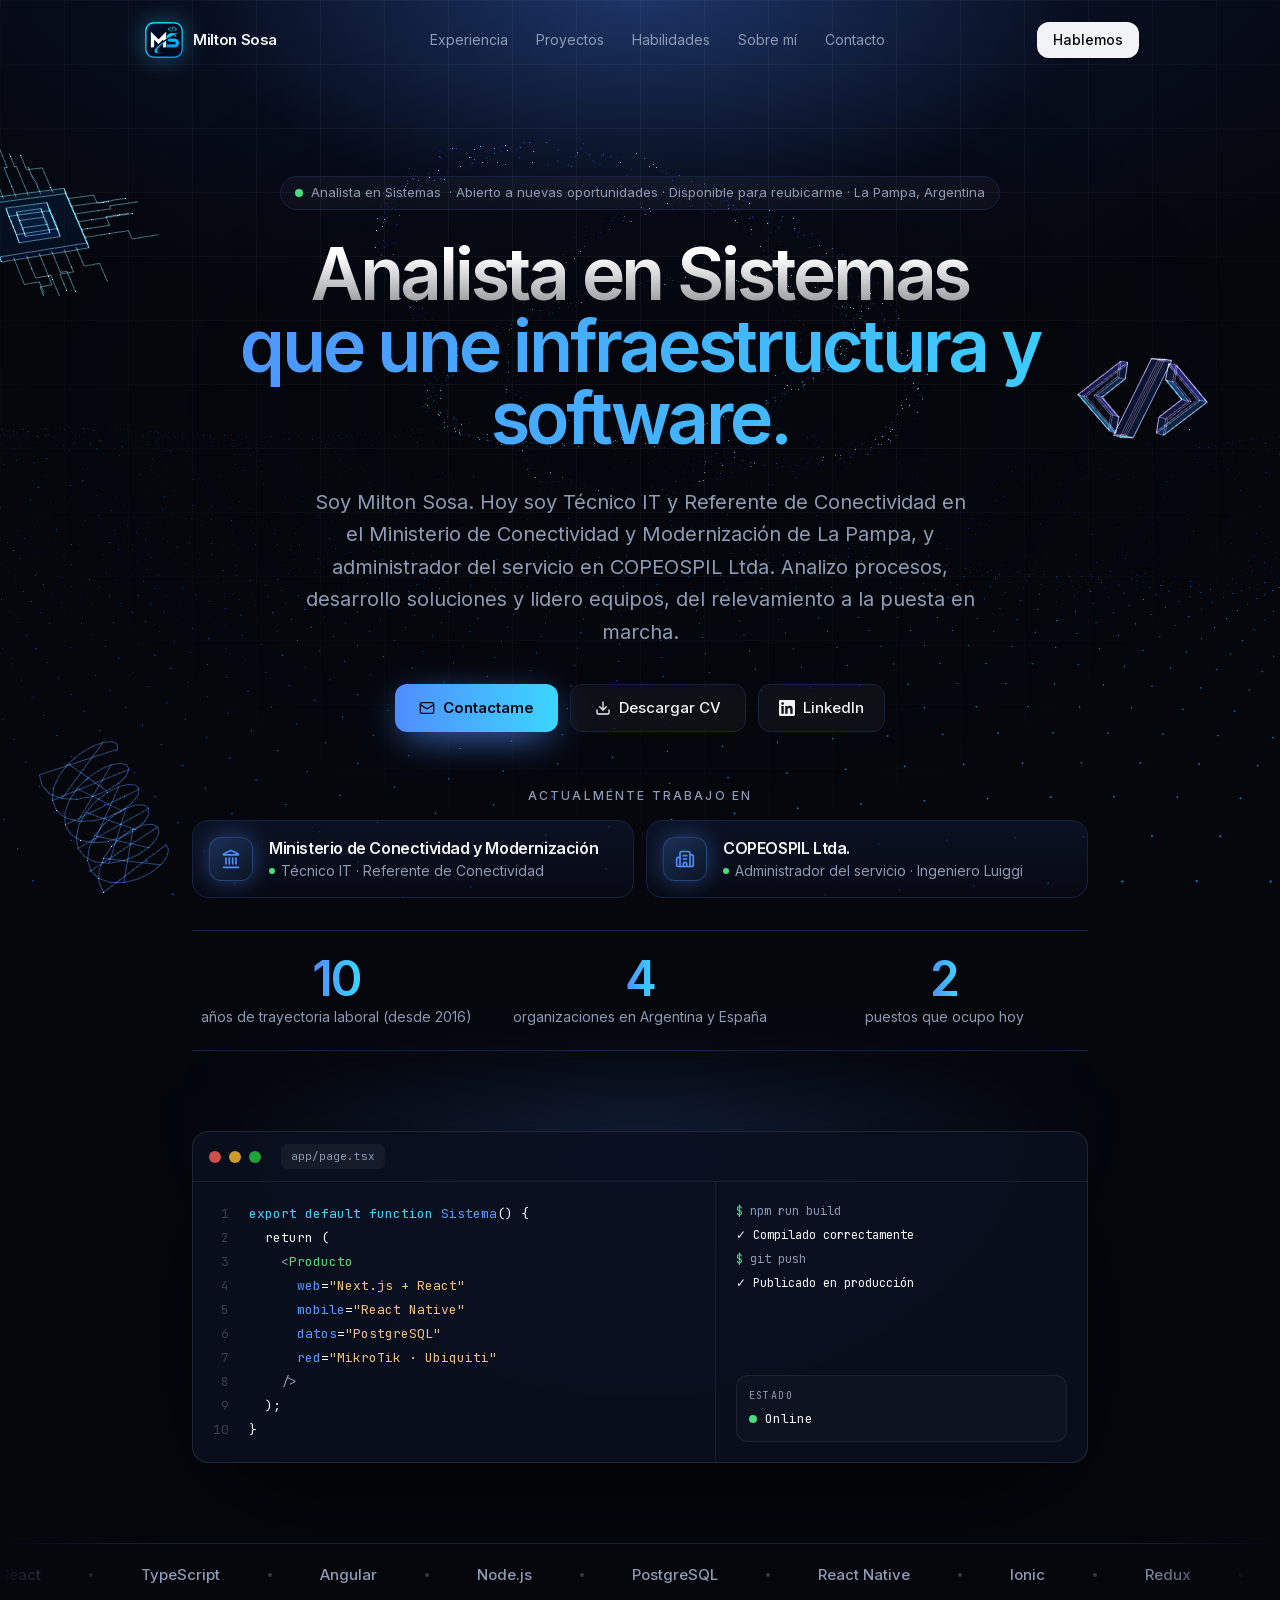
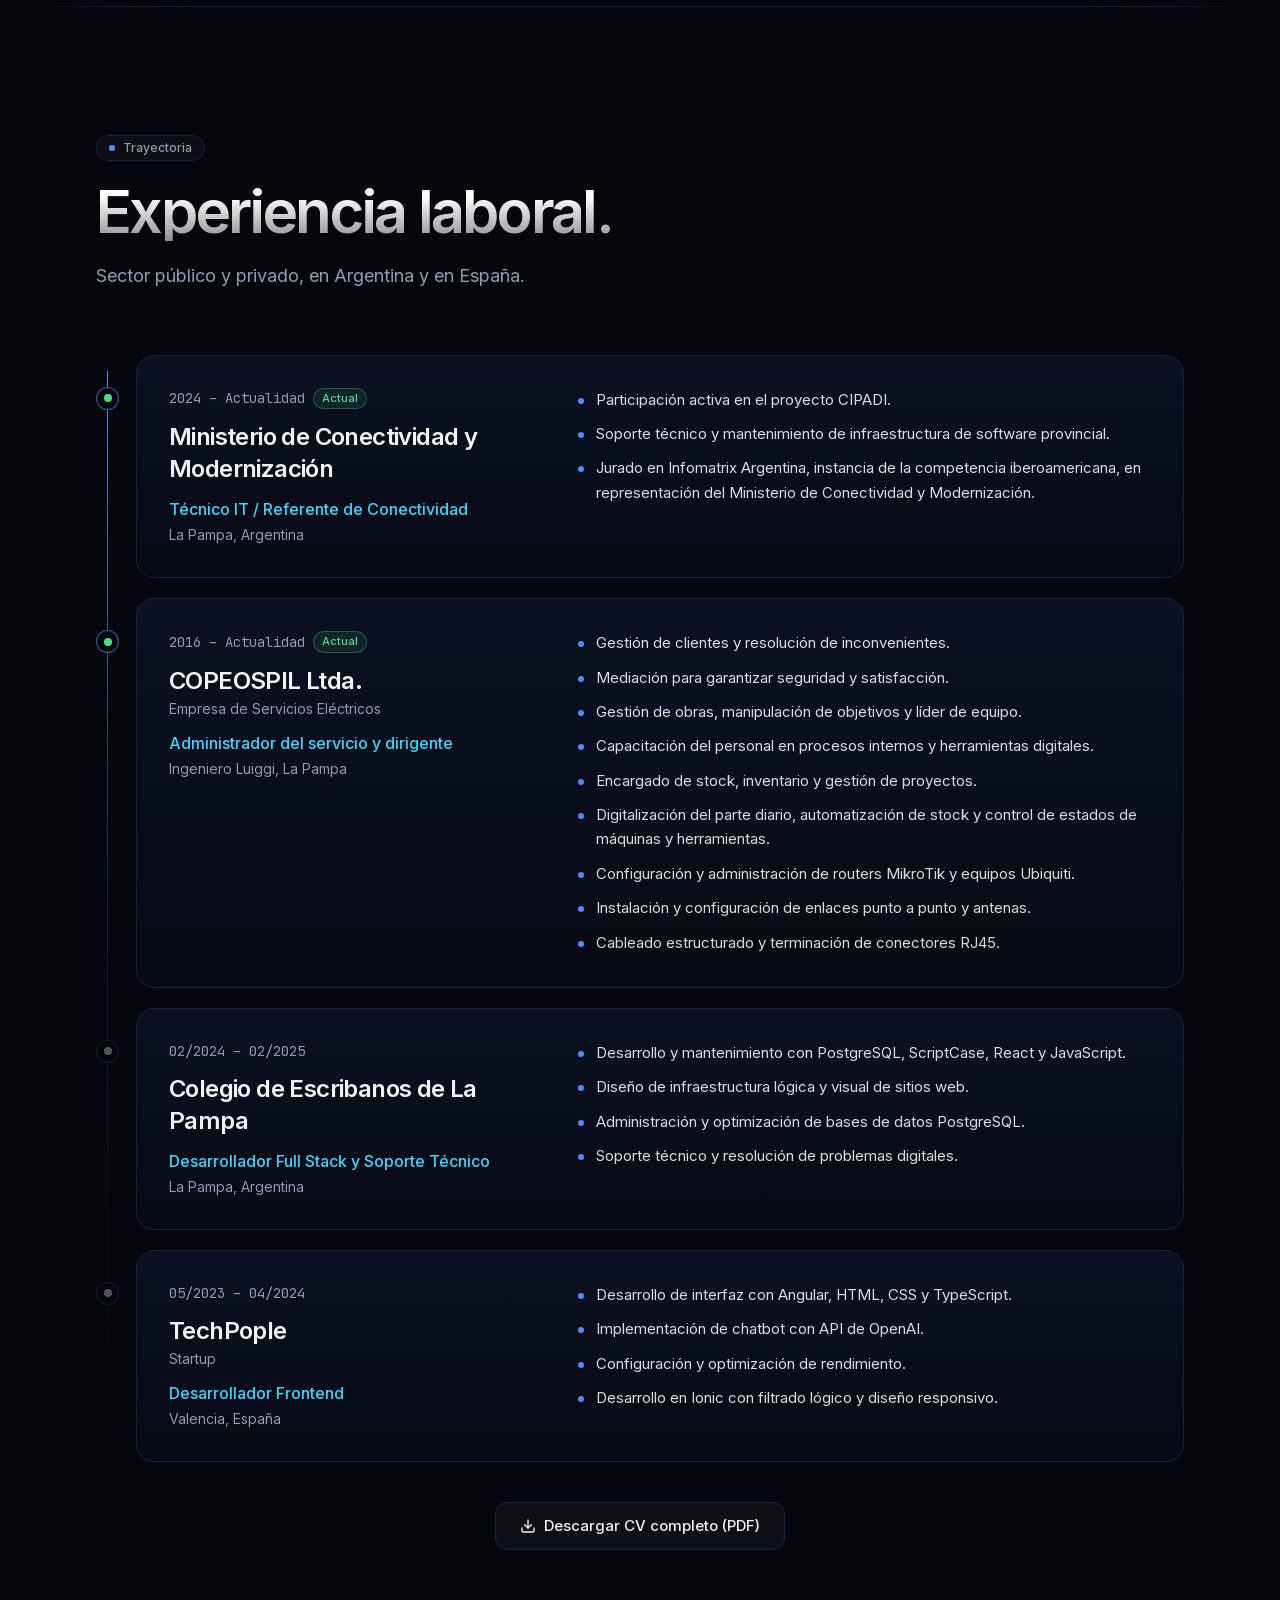
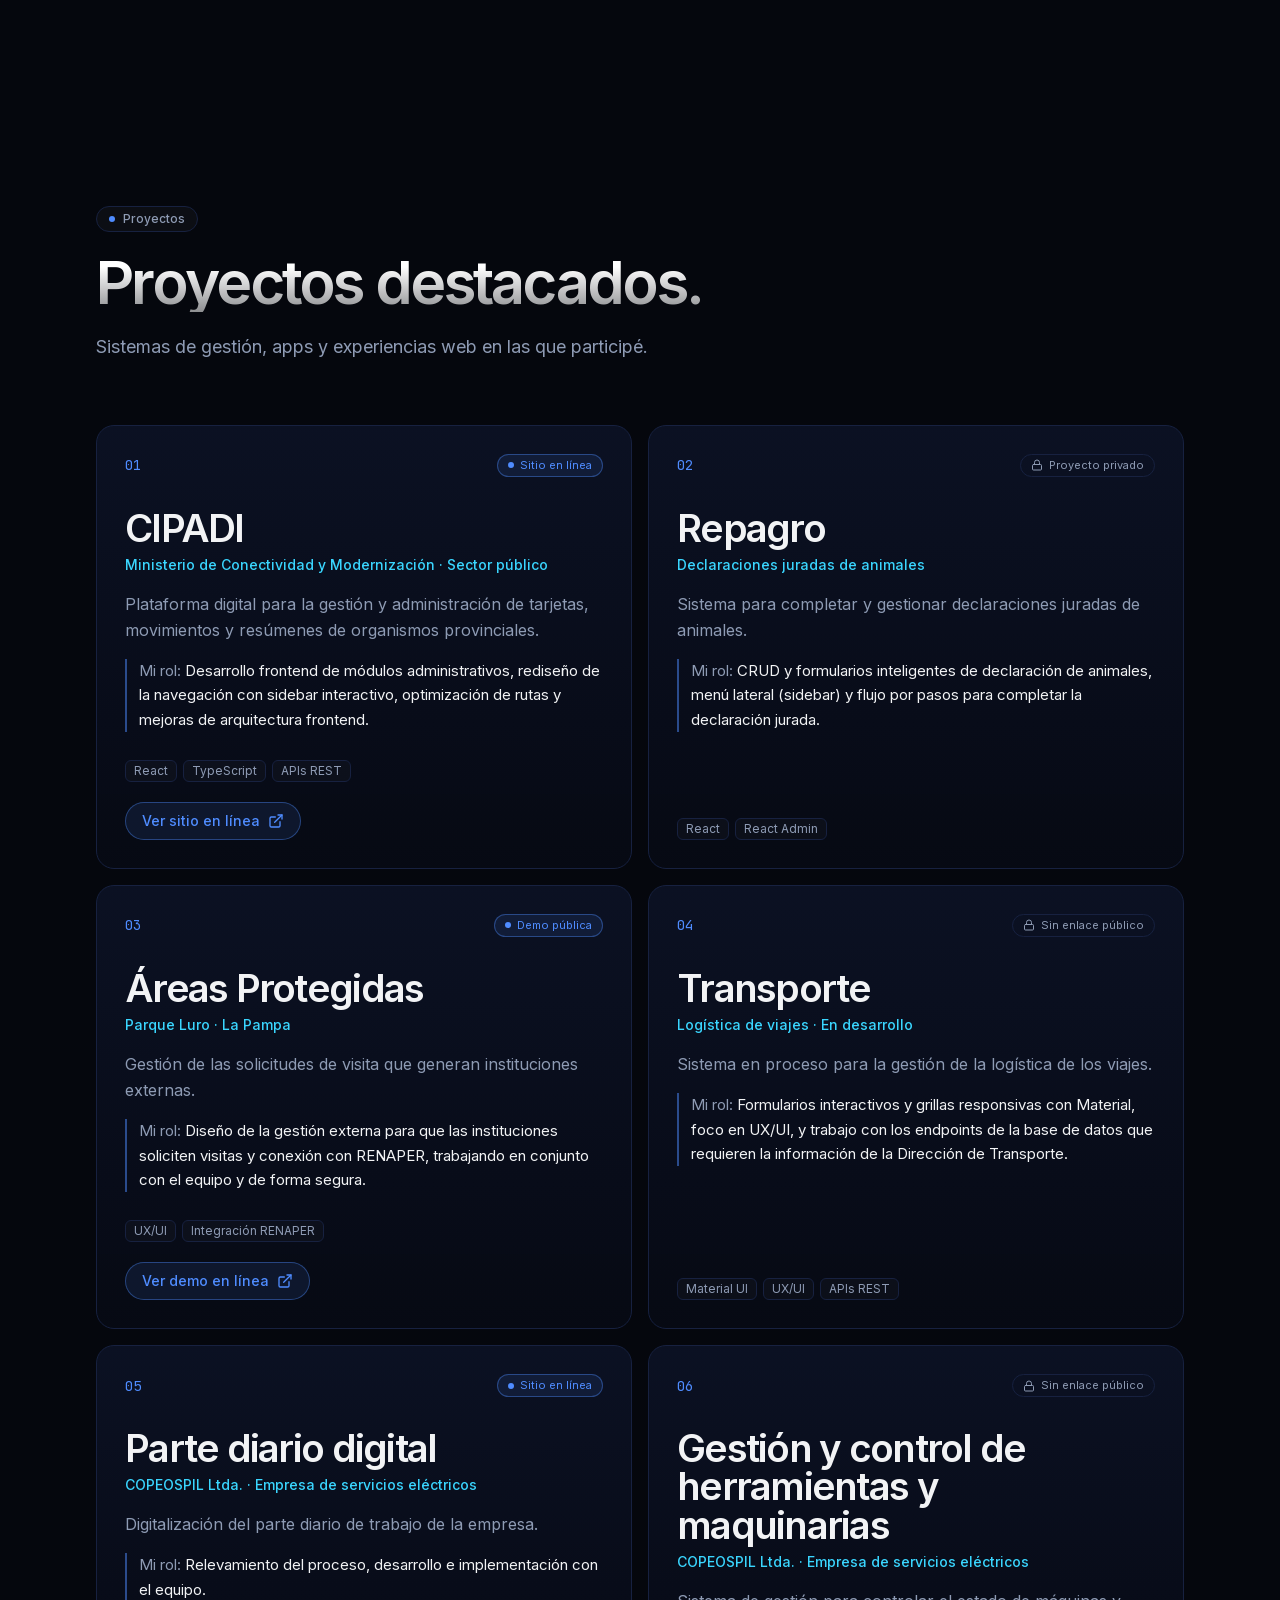
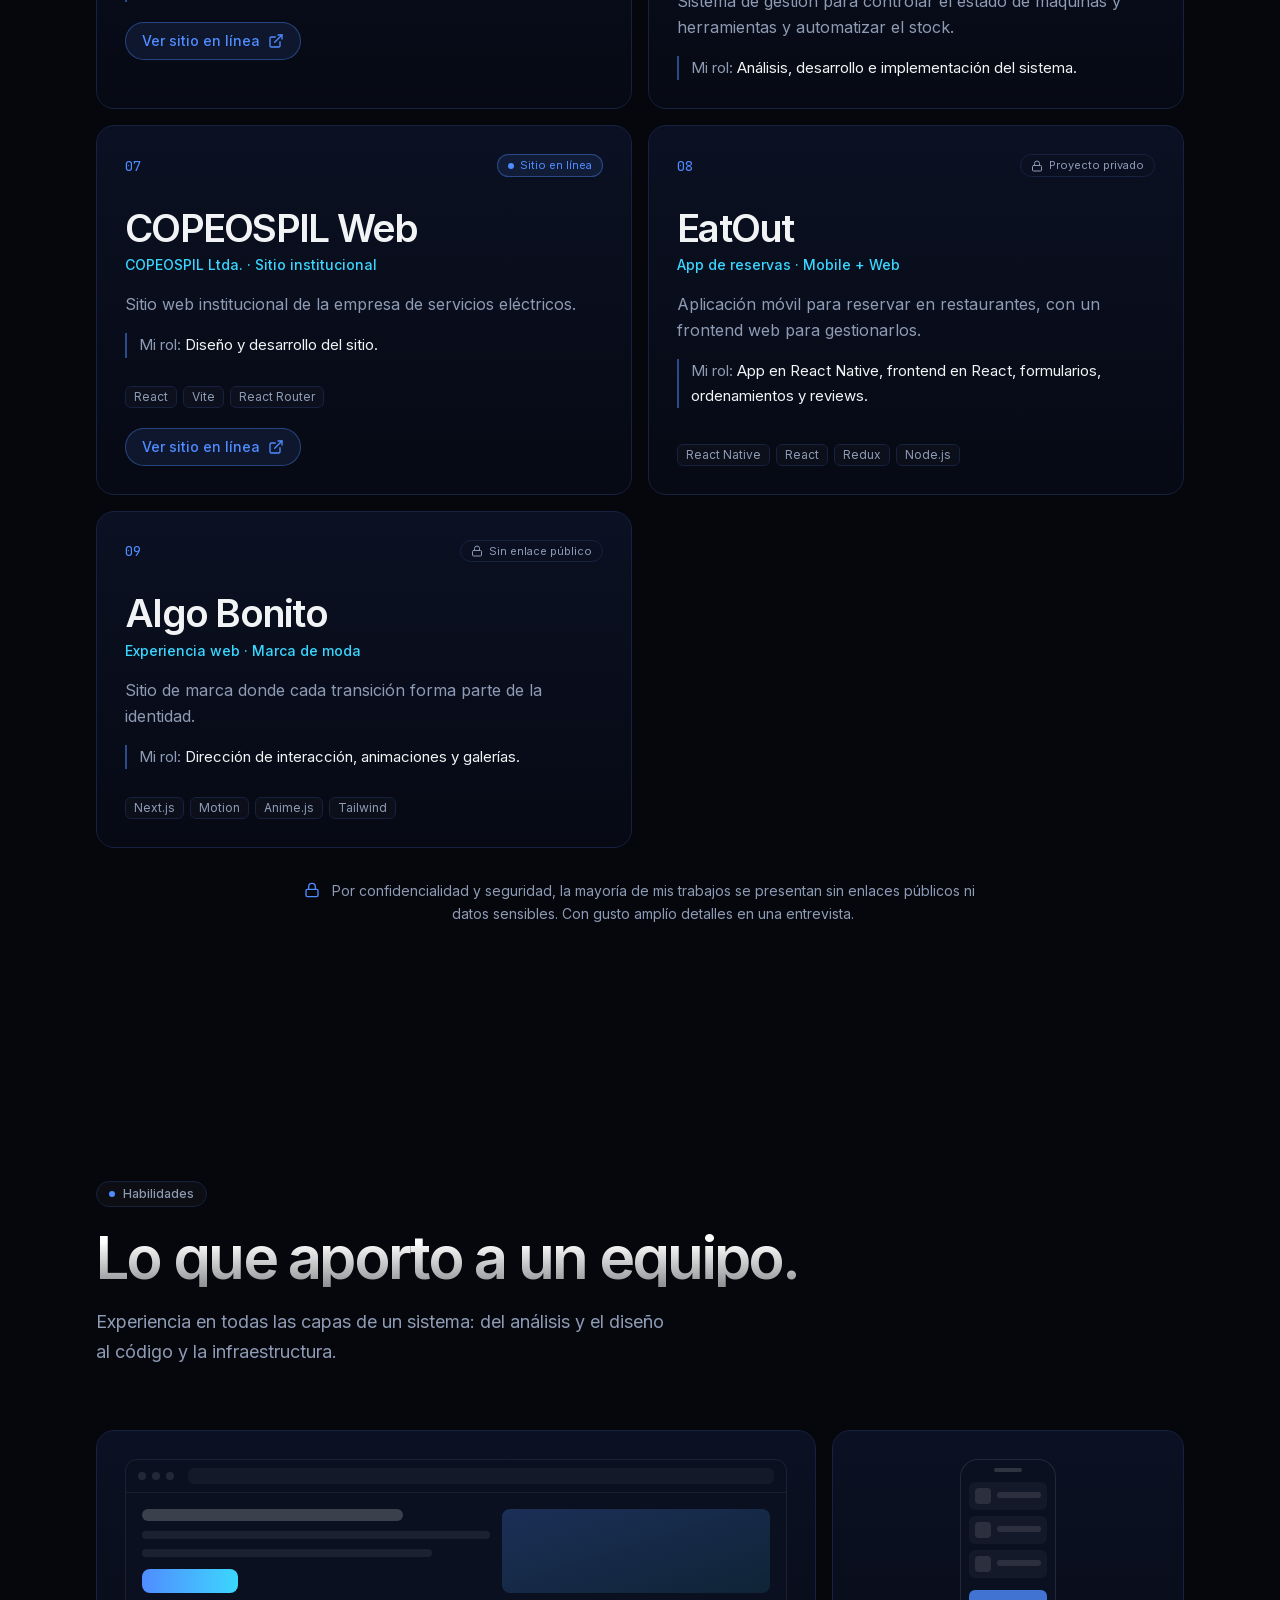
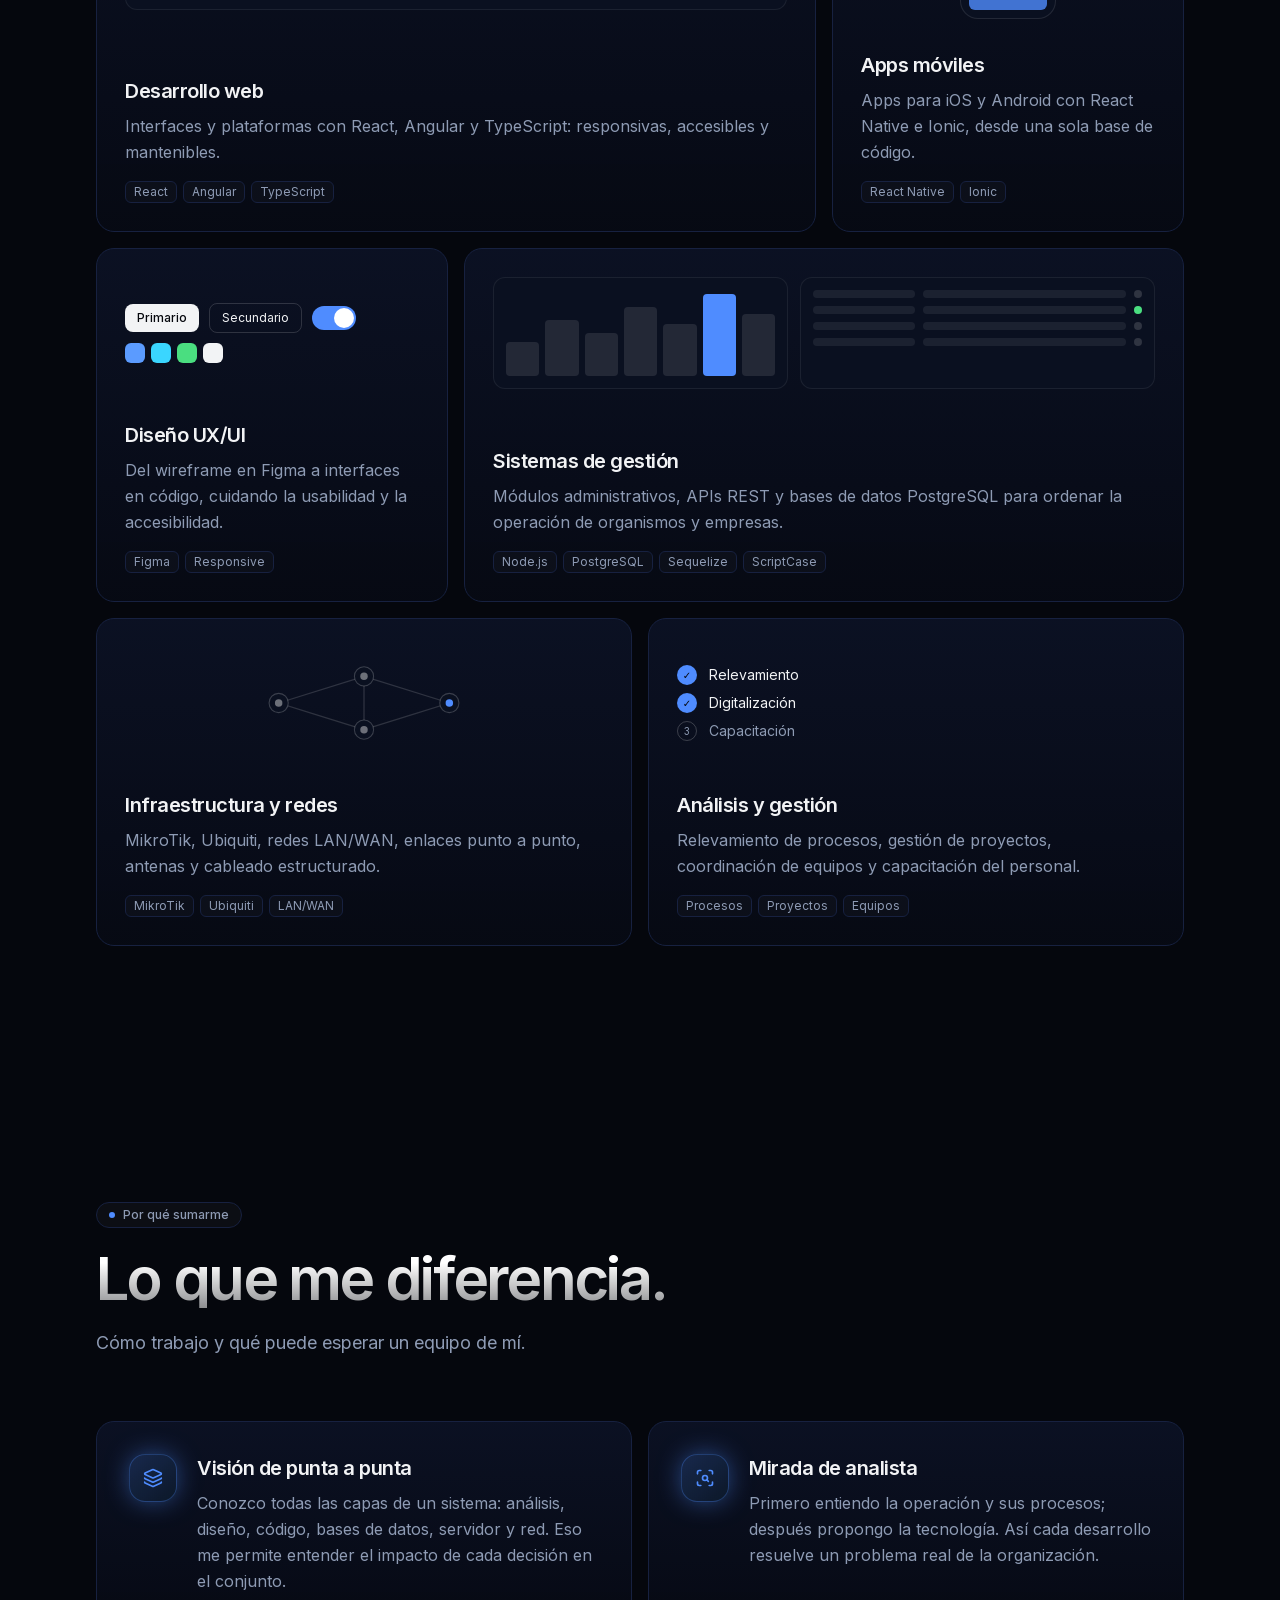
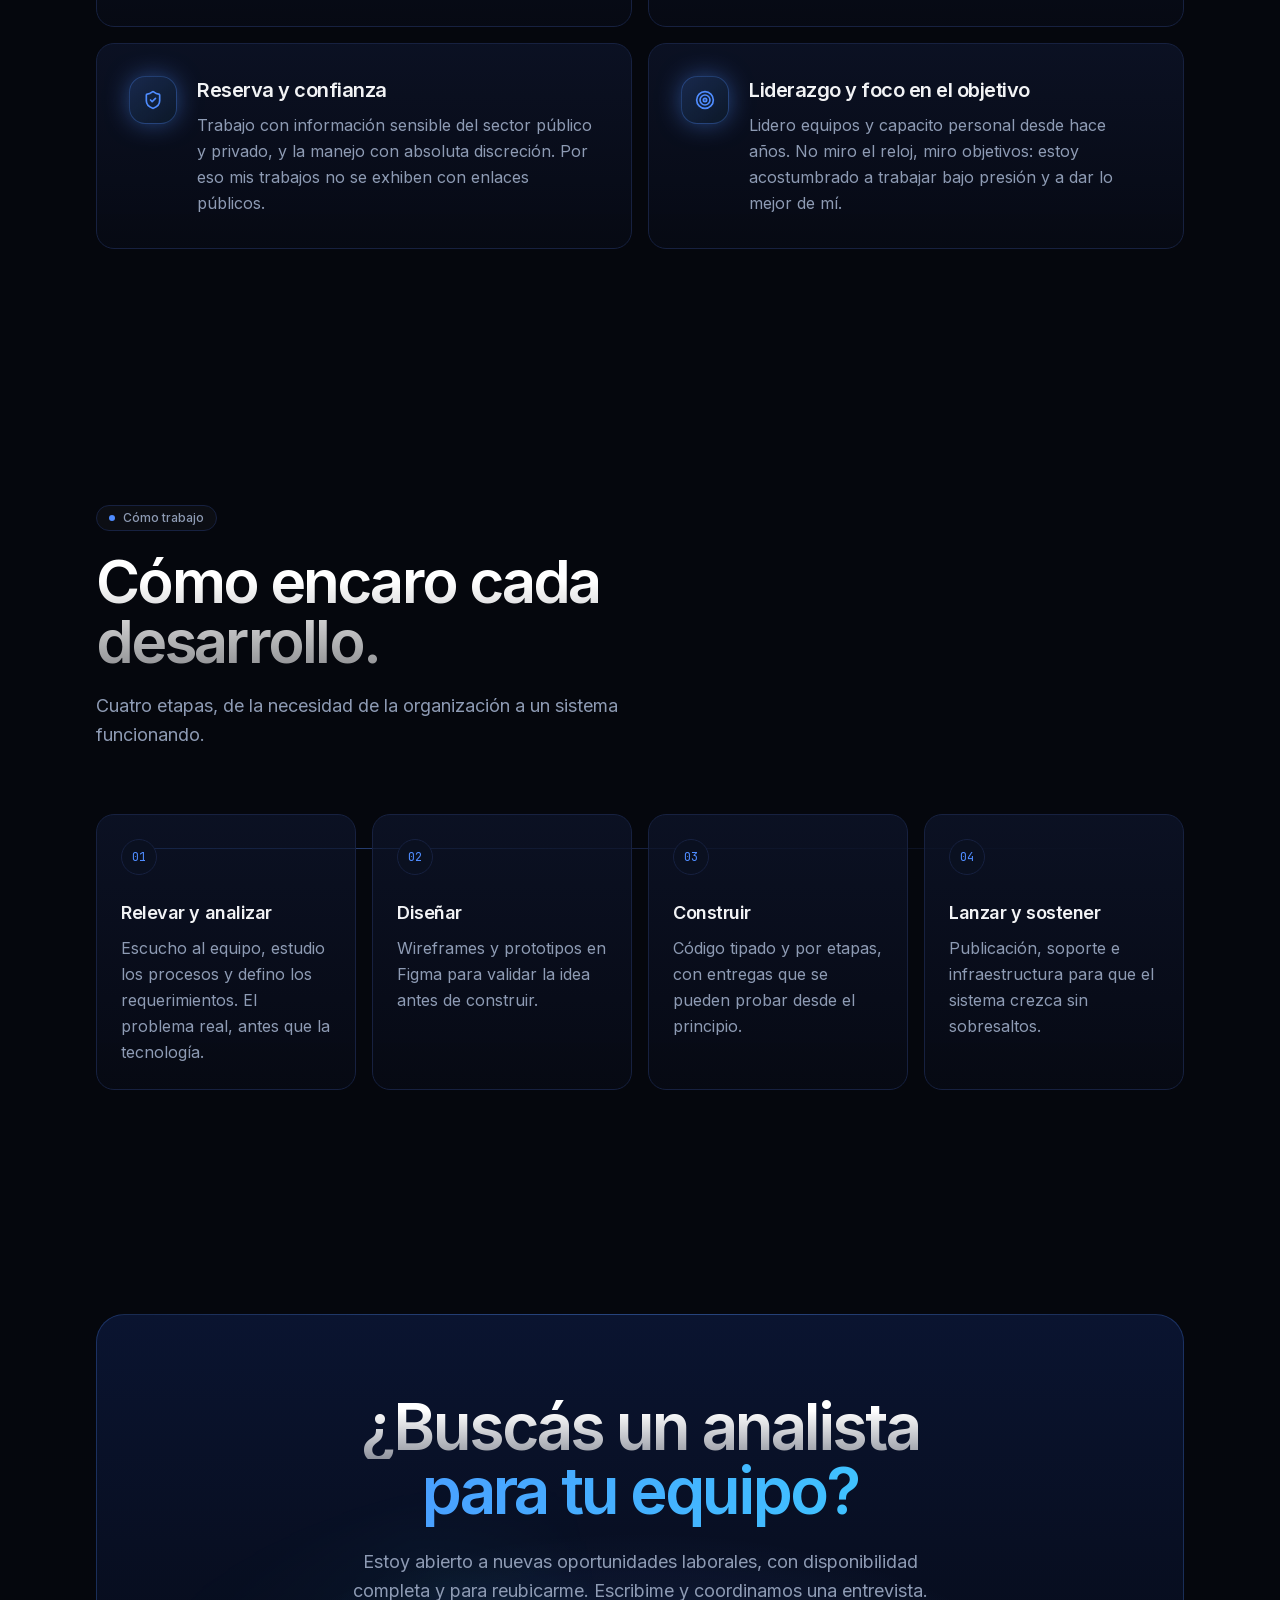
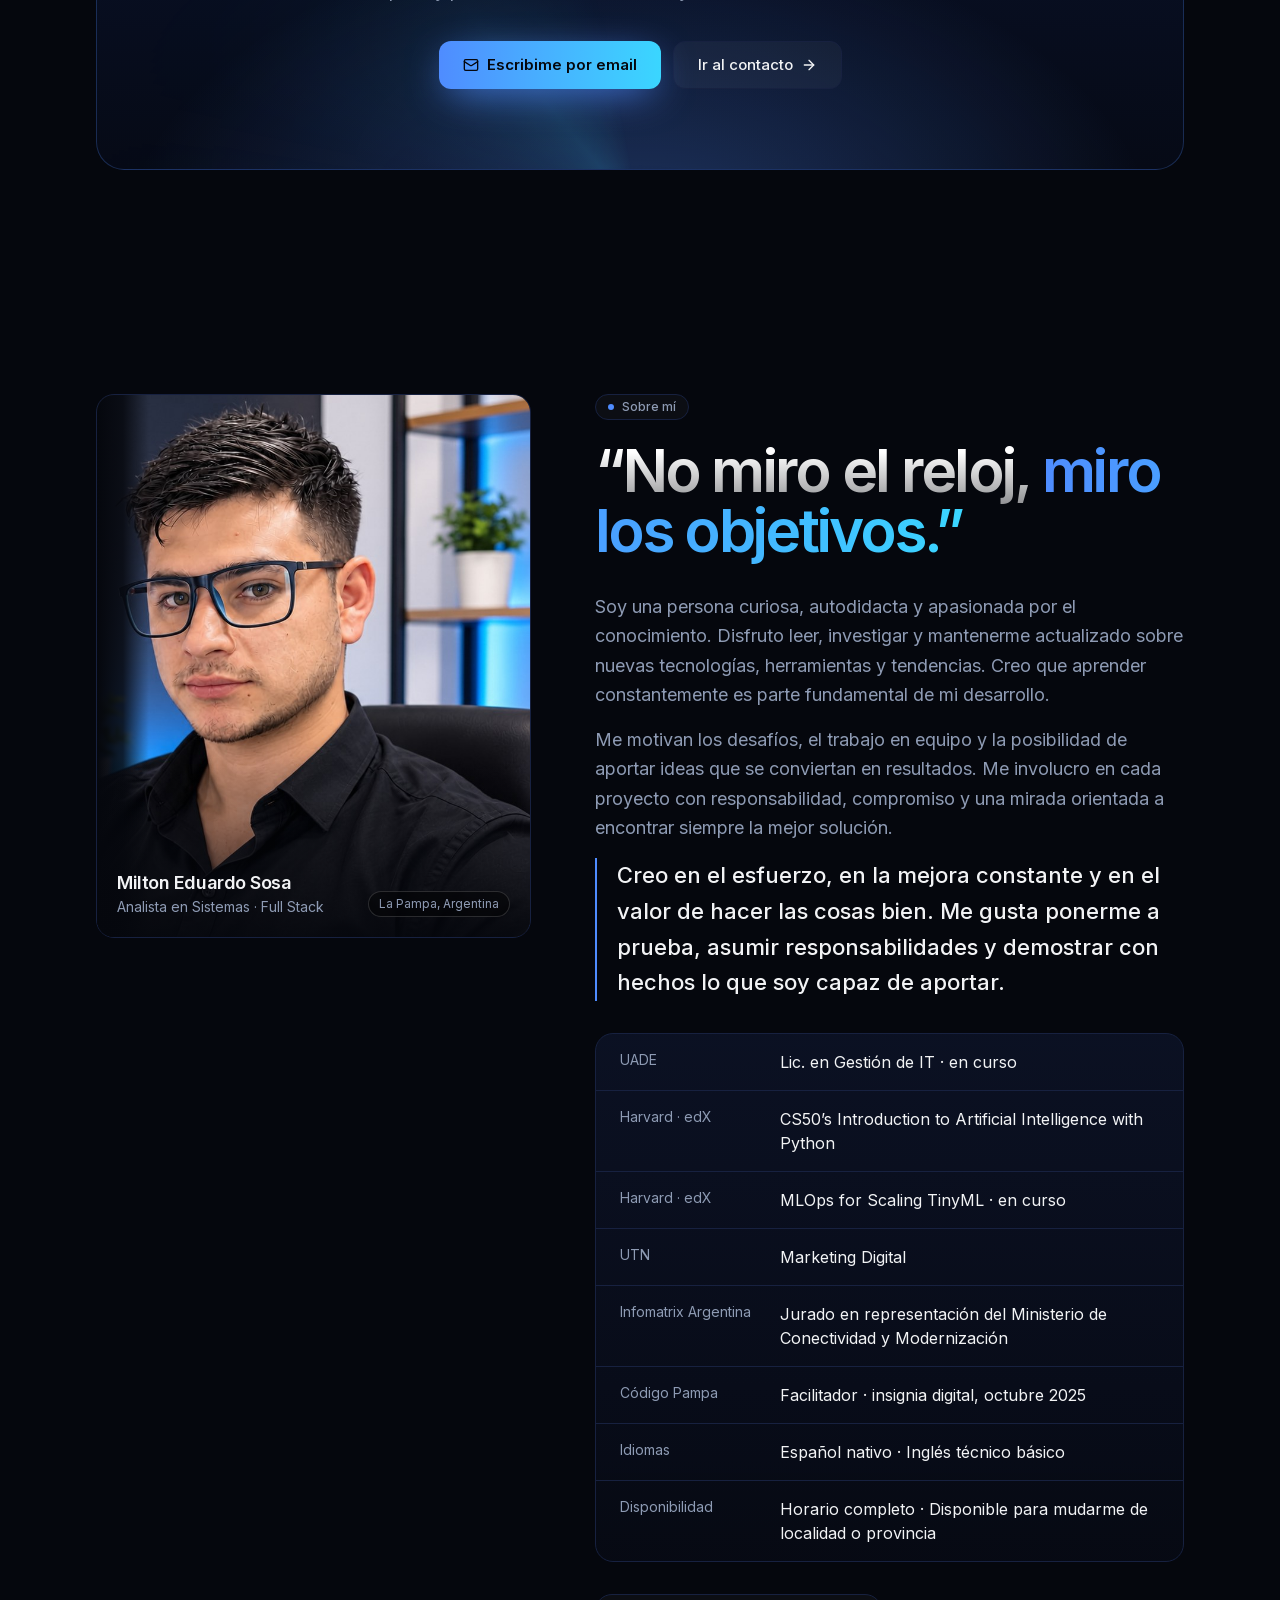
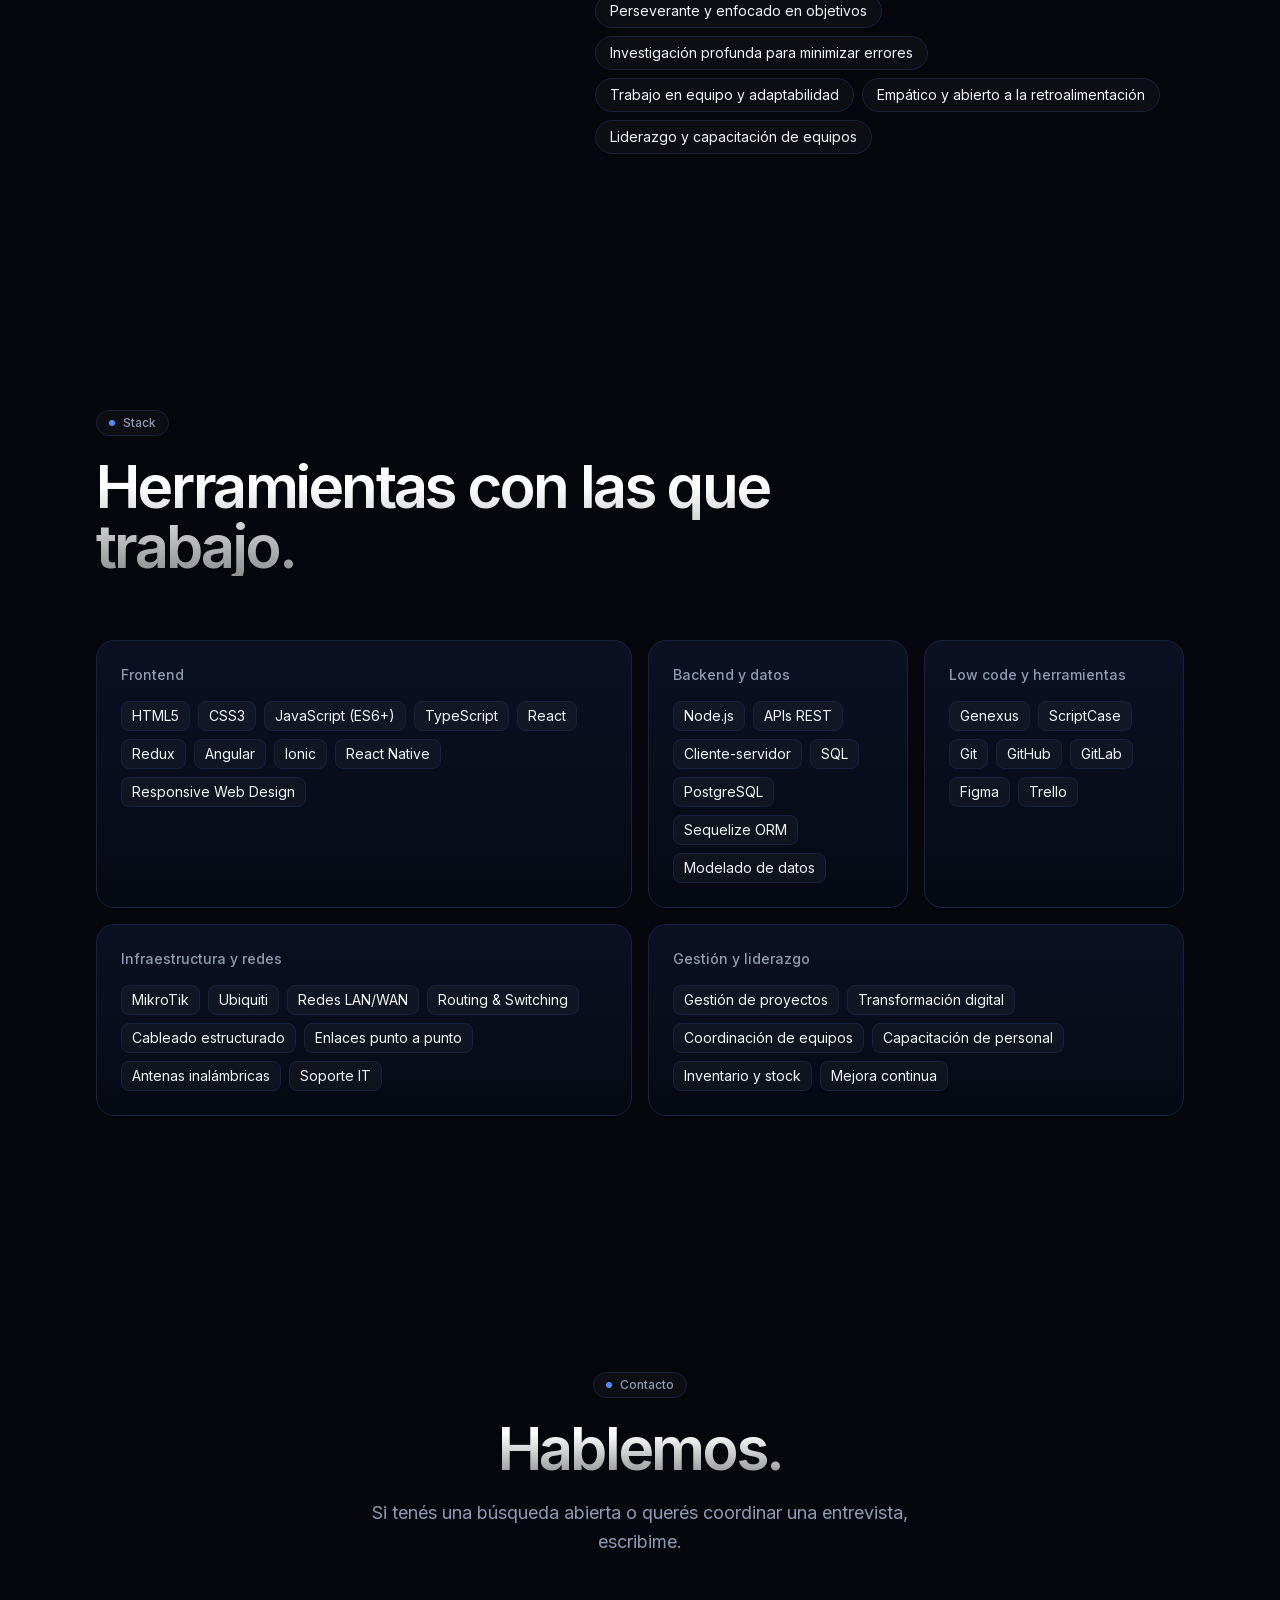
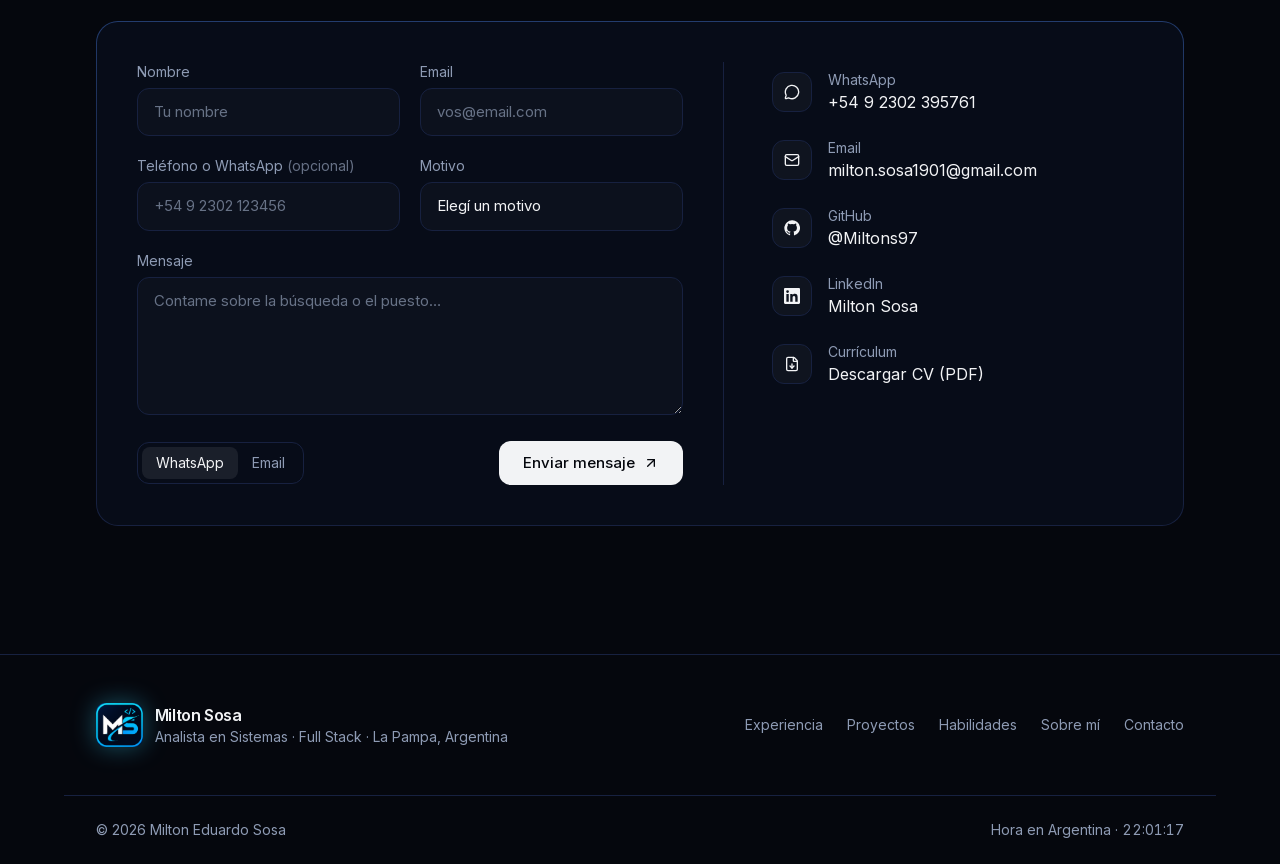
<file: index.html>
<!DOCTYPE html><html lang="es-AR" class="gGczLa_variable LINzvG_variable"><head><meta charSet="utf-8"/><meta name="viewport" content="width=device-width, initial-scale=1"/><link rel="preload" href="/_next/static/media/07c7676b89ed2778-s.p.2bn3s6zvc0dyp.woff2" as="font" crossorigin="" type="font/woff2"/><link rel="preload" href="/_next/static/media/53897e768d329f66-s.p.3t6q91iet4nsy.woff2" as="font" crossorigin="" type="font/woff2"/><link rel="preload" as="image" href="/brand/ms-logo.png"/><link rel="stylesheet" href="/_next/static/chunks/3mvc6-8-chs46.css" data-precedence="next"/><link rel="preload" as="script" fetchPriority="low" href="/_next/static/chunks/1pcw6gskne7pf.js"/><script src="/_next/static/chunks/0li7vzj18bfpo.js" async=""></script><script src="/_next/static/chunks/092r-mewpaf3q.js" async=""></script><script src="/_next/static/chunks/3clof-ik2xt8u.js" async=""></script><script src="/_next/static/chunks/turbopack-2u1d16houkiyo.js" async=""></script><script src="/_next/static/chunks/3mdjmps1h4q_7.js" async=""></script><script src="/_next/static/chunks/41-4dhhyfup9s.js" async=""></script><script src="/_next/static/chunks/3970_tarkmwu7.js" async=""></script><script src="/_next/static/chunks/1uz-xs35jk8lq.js" async=""></script><script src="/_next/static/chunks/1yqh2m2w_661-.js" async=""></script><script src="/_next/static/chunks/1rtsqle_3y6tx.js" async=""></script><meta name="next-size-adjust" content=""/><meta name="theme-color" content="#05070d"/><meta name="color-scheme" content="dark"/><title>Milton Sosa — Analista en Sistemas y Desarrollador Full Stack</title><meta name="description" content="Soy Milton Sosa, analista en sistemas y desarrollador full stack de La Pampa, Argentina. Trabajo en el Ministerio de Conectividad y Modernización de La Pampa y en COPEOSPIL Ltda. (Ingeniero Luiggi). Analista en sistemas abierto a nuevas oportunidades laborales."/><meta name="author" content="Milton Eduardo Sosa"/><meta name="keywords" content="Milton Sosa,analista en sistemas,analista de sistemas,desarrollador full stack,desarrollo web,Next.js,React,React Native,La Pampa,Argentina"/><link rel="canonical" href="https://miltons97.github.io/"/><meta property="og:title" content="Milton Sosa — Analista en Sistemas y Desarrollador Full Stack"/><meta property="og:description" content="Soy Milton Sosa, analista en sistemas y desarrollador full stack de La Pampa, Argentina. Trabajo en el Ministerio de Conectividad y Modernización de La Pampa y en COPEOSPIL Ltda. (Ingeniero Luiggi). Analista en sistemas abierto a nuevas oportunidades laborales."/><meta property="og:locale" content="es_AR"/><meta property="og:image" content="https://miltons97.github.io/milton.jpg"/><meta property="og:image:width" content="1230"/><meta property="og:image:height" content="1278"/><meta property="og:image:alt" content="Retrato de Milton Eduardo Sosa"/><meta property="og:type" content="profile"/><meta name="twitter:card" content="summary_large_image"/><meta name="twitter:title" content="Milton Sosa — Analista en Sistemas y Desarrollador Full Stack"/><meta name="twitter:description" content="Soy Milton Sosa, analista en sistemas y desarrollador full stack de La Pampa, Argentina. Trabajo en el Ministerio de Conectividad y Modernización de La Pampa y en COPEOSPIL Ltda. (Ingeniero Luiggi). Analista en sistemas abierto a nuevas oportunidades laborales."/><meta name="twitter:image" content="https://miltons97.github.io/milton.jpg"/><link rel="icon" href="/icon.png?icon.3d1izphjj7i58.png" sizes="192x192" type="image/png"/><link rel="apple-touch-icon" href="/apple-icon.png?apple-icon.302dg1nwjj75e.png" sizes="180x180" type="image/png"/><script src="/_next/static/chunks/0cz1d0mv5g_q7.js" noModule=""></script></head><body class="isolate"><div hidden=""><!--$--><!--/$--></div><div class="theme-v2 min-h-svh"><script type="application/ld+json">{"@context":"https://schema.org","@type":"Person","name":"Milton Eduardo Sosa","jobTitle":"Analista en Sistemas y Desarrollador Full Stack","email":"mailto:milton.sosa1901@gmail.com","address":{"@type":"PostalAddress","addressRegion":"La Pampa","addressCountry":"AR"},"sameAs":["https://github.com/Miltons97","https://www.linkedin.com/in/milton-sosa-6b671524b/"],"knowsLanguage":["es","en"],"description":"Soy Milton Sosa, analista en sistemas y desarrollador full stack de La Pampa, Argentina. Trabajo en el Ministerio de Conectividad y Modernización de La Pampa y en COPEOSPIL Ltda. (Ingeniero Luiggi). Analista en sistemas abierto a nuevas oportunidades laborales."}</script><div aria-hidden="true" class="pointer-events-none fixed inset-0 -z-10"><div class="absolute inset-0 transition-opacity duration-[1400ms] opacity-0"></div><div class="absolute inset-0 bg-[radial-gradient(ellipse_60%_55%_at_50%_45%,rgb(5_7_13/0.55),transparent_80%)]"></div></div><a href="#contenido" class="skip-link fixed left-4 top-3 z-[100] rounded-lg bg-signal px-3 py-2 text-sm font-medium text-[#05070d]">Saltar al contenido</a><header class="fixed inset-x-0 top-3 z-50 px-3"><div class="mx-auto flex h-14 max-w-5xl items-center justify-between rounded-2xl border px-3 pl-4 transition-[background-color,border-color,backdrop-filter] duration-300 border-transparent"><a href="#inicio" class="flex items-center gap-2.5 text-[15px] font-semibold tracking-tight"><img alt="" aria-hidden="true" width="256" height="241" decoding="async" data-nimg="1" class="h-9 w-auto drop-shadow-[0_0_12px_rgb(58_214_255/0.35)]" style="color:transparent" src="/brand/ms-logo.png"/>Milton Sosa</a><nav aria-label="Principal" class="hidden md:block"><ul class="flex items-center gap-1 text-sm text-dim"><li><a href="#experiencia" class="rounded-lg px-3 py-2 transition-colors hover:bg-white/[0.04] hover:text-fg">Experiencia</a></li><li><a href="#proyectos" class="rounded-lg px-3 py-2 transition-colors hover:bg-white/[0.04] hover:text-fg">Proyectos</a></li><li><a href="#servicios" class="rounded-lg px-3 py-2 transition-colors hover:bg-white/[0.04] hover:text-fg">Habilidades</a></li><li><a href="#sobre-mi" class="rounded-lg px-3 py-2 transition-colors hover:bg-white/[0.04] hover:text-fg">Sobre mí</a></li><li><a href="#contacto" class="rounded-lg px-3 py-2 transition-colors hover:bg-white/[0.04] hover:text-fg">Contacto</a></li></ul></nav><div class="flex items-center gap-2"><a href="#contacto" class="hidden rounded-xl bg-fg px-4 py-2 text-sm font-medium text-[#05070d] transition-opacity hover:opacity-90 sm:inline-flex">Hablemos</a><button type="button" aria-label="Abrir menú" aria-expanded="false" aria-controls="menu-v2" class="grid size-10 place-items-center rounded-xl border border-line md:hidden"><span class="relative block h-2.5 w-4"><span class="absolute left-0 top-0 h-px w-4 bg-fg transition-transform"></span><span class="absolute bottom-0 left-0 h-px w-4 bg-fg transition-transform"></span></span></button></div></div></header><main id="contenido"><section id="inicio" aria-labelledby="inicio-t" class="relative overflow-hidden pt-36 md:pt-44"><div aria-hidden="true" class="v2-hero-bg pointer-events-none absolute inset-0 -z-10"></div><div aria-hidden="true" class="v2-glow pointer-events-none absolute inset-x-0 top-0 -z-10 h-[620px]"></div><div class="mx-auto w-full max-w-6xl px-5 md:px-8 flex flex-col items-center text-center"><div style="opacity:0;transform:translateY(16px)"><span class="inline-flex items-center gap-2 rounded-full border border-line bg-white/[0.03] px-3.5 py-1.5 text-[13px] text-dim"><span class="v2-pulse size-2 rounded-full bg-[#4ade80]"></span>Analista en Sistemas<span class="hidden sm:inline"> · <!-- -->Abierto a nuevas oportunidades · Disponible para reubicarme<!-- --> · <!-- -->La Pampa, Argentina</span></span></div><div style="opacity:0;transform:translateY(16px)"><h1 id="inicio-t" class="v2-title mt-7 text-[clamp(2.4rem,6.4vw,4.5rem)]"><span class="v2-fade-text block">Analista en Sistemas</span><span class="v2-accent-text block pb-2">que une infraestructura y software.</span></h1></div><div style="opacity:0;transform:translateY(16px)"><p class="mx-auto mt-6 max-w-2xl text-lg leading-relaxed text-dim md:text-xl">Soy Milton Sosa. Hoy soy Técnico IT y Referente de Conectividad en el Ministerio de Conectividad y Modernización de La Pampa, y administrador del servicio en COPEOSPIL Ltda. Analizo procesos, desarrollo soluciones y lidero equipos, del relevamiento a la puesta en marcha.</p></div><div class="mt-9 flex flex-wrap justify-center gap-3" style="opacity:0;transform:translateY(16px)"><a href="#contacto" class="v2-shine inline-flex h-12 items-center gap-2 rounded-xl bg-gradient-to-r from-signal to-[var(--accent-2)] px-6 text-[15px] font-semibold text-[#05070d] shadow-[0_10px_40px_-10px_var(--signal)] transition-transform hover:-translate-y-0.5"><svg xmlns="http://www.w3.org/2000/svg" width="24" height="24" viewBox="0 0 24 24" fill="none" stroke="currentColor" stroke-width="2" stroke-linecap="round" stroke-linejoin="round" class="lucide lucide-mail size-4" aria-hidden="true"><path d="m22 7-8.991 5.727a2 2 0 0 1-2.009 0L2 7"></path><rect x="2" y="4" width="20" height="16" rx="2"></rect></svg> Contactame</a><a href="/cv-milton-sosa.pdf" download="" class="group inline-flex h-12 items-center gap-2 rounded-xl border border-line bg-white/[0.04] px-6 text-[15px] font-medium backdrop-blur transition-colors hover:bg-white/[0.08]"><svg xmlns="http://www.w3.org/2000/svg" width="24" height="24" viewBox="0 0 24 24" fill="none" stroke="currentColor" stroke-width="2" stroke-linecap="round" stroke-linejoin="round" class="lucide lucide-download size-4 transition-transform group-hover:translate-y-0.5" aria-hidden="true"><path d="M12 15V3"></path><path d="M21 15v4a2 2 0 0 1-2 2H5a2 2 0 0 1-2-2v-4"></path><path d="m7 10 5 5 5-5"></path></svg> Descargar CV</a><a href="https://www.linkedin.com/in/milton-sosa-6b671524b/" target="_blank" rel="noopener noreferrer" class="inline-flex h-12 items-center gap-2 rounded-xl border border-line bg-white/[0.04] px-5 text-[15px] font-medium backdrop-blur transition-colors hover:border-[#0a66c2]/60 hover:bg-[#0a66c2]/15"><svg viewBox="0 0 24 24" fill="currentColor" class="size-4" aria-hidden="true"><path d="M20.45 20.45h-3.56v-5.57c0-1.33-.02-3.04-1.85-3.04-1.85 0-2.14 1.45-2.14 2.94v5.67H9.34V9h3.42v1.56h.05c.48-.9 1.64-1.85 3.37-1.85 3.6 0 4.27 2.37 4.27 5.46v6.28ZM5.34 7.43a2.06 2.06 0 1 1 0-4.13 2.06 2.06 0 0 1 0 4.13ZM7.12 20.45H3.56V9h3.56v11.45ZM22.22 0H1.77C.79 0 0 .77 0 1.73v20.54C0 23.23.79 24 1.77 24h20.45c.98 0 1.78-.77 1.78-1.73V1.73C24 .77 23.2 0 22.22 0Z"></path></svg> LinkedIn</a></div><div class="mt-14 w-full max-w-4xl" style="opacity:0;transform:translateY(16px)"><p class="text-xs font-medium uppercase tracking-[0.18em] text-dim">Actualmente trabajo en</p><ul class="mt-4 grid gap-3 sm:grid-cols-2"><li class="v2-card flex items-center gap-4 !rounded-2xl p-4 text-left"><span class="grid size-11 shrink-0 place-items-center rounded-xl border border-signal/30 bg-gradient-to-br from-signal/25 to-[var(--accent-2)]/5 text-signal shadow-[0_0_30px_-8px_var(--signal)]"><svg xmlns="http://www.w3.org/2000/svg" width="24" height="24" viewBox="0 0 24 24" fill="none" stroke="currentColor" stroke-width="2" stroke-linecap="round" stroke-linejoin="round" class="lucide lucide-landmark size-5" aria-hidden="true"><path d="M10 18v-7"></path><path d="M11.119 2.205a2 2 0 0 1 1.762 0l7.84 3.846A.5.5 0 0 1 20.5 7h-17a.5.5 0 0 1-.22-.949z"></path><path d="M14 18v-7"></path><path d="M18 18v-7"></path><path d="M3 22h18"></path><path d="M6 18v-7"></path></svg></span><span class="min-w-0"><span class="block font-semibold leading-snug tracking-tight">Ministerio de Conectividad y Modernización</span><span class="mt-0.5 flex items-center gap-1.5 text-sm text-dim"><span class="v2-pulse size-1.5 rounded-full bg-[#4ade80]"></span> <!-- -->Técnico IT · Referente de Conectividad</span></span></li><li class="v2-card flex items-center gap-4 !rounded-2xl p-4 text-left"><span class="grid size-11 shrink-0 place-items-center rounded-xl border border-signal/30 bg-gradient-to-br from-signal/25 to-[var(--accent-2)]/5 text-signal shadow-[0_0_30px_-8px_var(--signal)]"><svg xmlns="http://www.w3.org/2000/svg" width="24" height="24" viewBox="0 0 24 24" fill="none" stroke="currentColor" stroke-width="2" stroke-linecap="round" stroke-linejoin="round" class="lucide lucide-building-complex lucide-building-2 size-5" aria-hidden="true"><path d="M10 12h4"></path><path d="M10 8h4"></path><path d="M14 21v-3a2 2 0 0 0-4 0v3"></path><path d="M6 10H4a2 2 0 0 0-2 2v7a2 2 0 0 0 2 2h16a2 2 0 0 0 2-2V9a2 2 0 0 0-2-2h-2"></path><path d="M6 21V5a2 2 0 0 1 2-2h8a2 2 0 0 1 2 2v16"></path></svg></span><span class="min-w-0"><span class="block font-semibold leading-snug tracking-tight">COPEOSPIL Ltda.</span><span class="mt-0.5 flex items-center gap-1.5 text-sm text-dim"><span class="v2-pulse size-1.5 rounded-full bg-[#4ade80]"></span> <!-- -->Administrador del servicio · Ingeniero Luiggi</span></span></li></ul><dl class="mt-8 grid grid-cols-3 gap-4 border-y border-line py-6"><div class="flex flex-col-reverse items-center gap-1"><dt class="text-xs leading-snug text-dim sm:text-sm">años de trayectoria laboral (desde 2016)</dt><dd class="v2-accent-text v2-title text-4xl md:text-5xl">10</dd></div><div class="flex flex-col-reverse items-center gap-1"><dt class="text-xs leading-snug text-dim sm:text-sm">organizaciones en Argentina y España</dt><dd class="v2-accent-text v2-title text-4xl md:text-5xl">4</dd></div><div class="flex flex-col-reverse items-center gap-1"><dt class="text-xs leading-snug text-dim sm:text-sm">puestos que ocupo hoy</dt><dd class="v2-accent-text v2-title text-4xl md:text-5xl">2</dd></div></dl></div><div class="mt-16 w-full max-w-4xl md:mt-20" style="opacity:0;transform:translateY(16px)"><div class="text-left" style="perspective:1400px"><div class="relative" aria-hidden="true" style="transform:none"><div class="absolute -inset-x-10 -top-10 bottom-0 -z-10 rounded-[40px] bg-[radial-gradient(ellipse_at_50%_0%,color-mix(in_oklab,var(--signal)_22%,transparent),transparent_65%)] blur-2xl"></div><div class="overflow-hidden rounded-2xl border border-white/10 bg-[#0a1020]/90 shadow-[0_40px_120px_-30px_rgba(0,0,0,0.9)] backdrop-blur"><div class="flex items-center gap-2 border-b border-white/[0.07] px-4 py-3"><span class="size-3 rounded-full bg-[#ff5f57]/80"></span><span class="size-3 rounded-full bg-[#febc2e]/80"></span><span class="size-3 rounded-full bg-[#28c840]/80"></span><span class="ml-3 rounded-md bg-white/[0.05] px-2.5 py-1 font-mono text-[11px] text-dim">app/page.tsx</span></div><div class="grid md:grid-cols-[1.4fr_1fr]"><pre class="overflow-x-auto p-5 font-mono text-[12.5px] leading-6 md:text-[13px]"><div class="flex"><span class="mr-5 w-4 select-none text-right text-white/20">1</span><span><span class="text-[#3ad6ff]">export default function </span><span class="text-[#5b9bff]">Sistema</span><span>() {</span></span></div><div class="flex"><span class="mr-5 w-4 select-none text-right text-white/20">2</span><span><span>  return (</span></span></div><div class="flex"><span class="mr-5 w-4 select-none text-right text-white/20">3</span><span><span class="text-dim">    &lt;</span><span class="text-[#4ade80]">Producto</span></span></div><div class="flex"><span class="mr-5 w-4 select-none text-right text-white/20">4</span><span><span class="text-[#5b9bff]">      web</span><span>=</span><span class="text-[#f0c27b]">&quot;Next.js + React&quot;</span></span></div><div class="flex"><span class="mr-5 w-4 select-none text-right text-white/20">5</span><span><span class="text-[#5b9bff]">      mobile</span><span>=</span><span class="text-[#f0c27b]">&quot;React Native&quot;</span></span></div><div class="flex"><span class="mr-5 w-4 select-none text-right text-white/20">6</span><span><span class="text-[#5b9bff]">      datos</span><span>=</span><span class="text-[#f0c27b]">&quot;PostgreSQL&quot;</span></span></div><div class="flex"><span class="mr-5 w-4 select-none text-right text-white/20">7</span><span><span class="text-[#5b9bff]">      red</span><span>=</span><span class="text-[#f0c27b]">&quot;MikroTik · Ubiquiti&quot;</span></span></div><div class="flex"><span class="mr-5 w-4 select-none text-right text-white/20">8</span><span><span class="text-dim">    /&gt;</span></span></div><div class="flex"><span class="mr-5 w-4 select-none text-right text-white/20">9</span><span><span>  );</span></span></div><div class="flex"><span class="mr-5 w-4 select-none text-right text-white/20">10</span><span><span>}</span></span></div></pre><div class="flex flex-col justify-between gap-4 border-t border-white/[0.07] p-5 font-mono text-[12px] md:border-l md:border-t-0"><div class="space-y-1.5 text-dim"><p><span class="text-[#4ade80]">$</span> npm run build</p><p class="text-fg">✓ Compilado correctamente</p><p><span class="text-[#4ade80]">$</span> git push</p><p class="text-fg">✓ Publicado en producción</p></div><div class="rounded-xl border border-white/[0.07] bg-white/[0.02] p-3"><p class="text-[10px] uppercase tracking-[0.14em] text-dim">Estado</p><p class="mt-1.5 flex items-center gap-2 text-[13px] text-fg"><span class="v2-pulse size-2 rounded-full bg-[#4ade80]"></span> Online</p></div></div></div></div></div></div></div></div><div class="relative mt-20 border-y border-line py-5 [mask-image:linear-gradient(to_right,transparent,#000_12%,#000_88%,transparent)]"><p class="sr-only">Tecnologías: <!-- -->React, TypeScript, Angular, Node.js, PostgreSQL, React Native, Ionic, Redux, Sequelize, Next.js, Genexus, ScriptCase, MikroTik, Ubiquiti, Git, Figma</p><div aria-hidden="true" class="v2-marquee flex w-max gap-12 text-[15px] font-medium text-dim"><span class="flex items-center gap-12 whitespace-nowrap">React<span class="size-1 rounded-full bg-white/20"></span></span><span class="flex items-center gap-12 whitespace-nowrap">TypeScript<span class="size-1 rounded-full bg-white/20"></span></span><span class="flex items-center gap-12 whitespace-nowrap">Angular<span class="size-1 rounded-full bg-white/20"></span></span><span class="flex items-center gap-12 whitespace-nowrap">Node.js<span class="size-1 rounded-full bg-white/20"></span></span><span class="flex items-center gap-12 whitespace-nowrap">PostgreSQL<span class="size-1 rounded-full bg-white/20"></span></span><span class="flex items-center gap-12 whitespace-nowrap">React Native<span class="size-1 rounded-full bg-white/20"></span></span><span class="flex items-center gap-12 whitespace-nowrap">Ionic<span class="size-1 rounded-full bg-white/20"></span></span><span class="flex items-center gap-12 whitespace-nowrap">Redux<span class="size-1 rounded-full bg-white/20"></span></span><span class="flex items-center gap-12 whitespace-nowrap">Sequelize<span class="size-1 rounded-full bg-white/20"></span></span><span class="flex items-center gap-12 whitespace-nowrap">Next.js<span class="size-1 rounded-full bg-white/20"></span></span><span class="flex items-center gap-12 whitespace-nowrap">Genexus<span class="size-1 rounded-full bg-white/20"></span></span><span class="flex items-center gap-12 whitespace-nowrap">ScriptCase<span class="size-1 rounded-full bg-white/20"></span></span><span class="flex items-center gap-12 whitespace-nowrap">MikroTik<span class="size-1 rounded-full bg-white/20"></span></span><span class="flex items-center gap-12 whitespace-nowrap">Ubiquiti<span class="size-1 rounded-full bg-white/20"></span></span><span class="flex items-center gap-12 whitespace-nowrap">Git<span class="size-1 rounded-full bg-white/20"></span></span><span class="flex items-center gap-12 whitespace-nowrap">Figma<span class="size-1 rounded-full bg-white/20"></span></span><span class="flex items-center gap-12 whitespace-nowrap">React<span class="size-1 rounded-full bg-white/20"></span></span><span class="flex items-center gap-12 whitespace-nowrap">TypeScript<span class="size-1 rounded-full bg-white/20"></span></span><span class="flex items-center gap-12 whitespace-nowrap">Angular<span class="size-1 rounded-full bg-white/20"></span></span><span class="flex items-center gap-12 whitespace-nowrap">Node.js<span class="size-1 rounded-full bg-white/20"></span></span><span class="flex items-center gap-12 whitespace-nowrap">PostgreSQL<span class="size-1 rounded-full bg-white/20"></span></span><span class="flex items-center gap-12 whitespace-nowrap">React Native<span class="size-1 rounded-full bg-white/20"></span></span><span class="flex items-center gap-12 whitespace-nowrap">Ionic<span class="size-1 rounded-full bg-white/20"></span></span><span class="flex items-center gap-12 whitespace-nowrap">Redux<span class="size-1 rounded-full bg-white/20"></span></span><span class="flex items-center gap-12 whitespace-nowrap">Sequelize<span class="size-1 rounded-full bg-white/20"></span></span><span class="flex items-center gap-12 whitespace-nowrap">Next.js<span class="size-1 rounded-full bg-white/20"></span></span><span class="flex items-center gap-12 whitespace-nowrap">Genexus<span class="size-1 rounded-full bg-white/20"></span></span><span class="flex items-center gap-12 whitespace-nowrap">ScriptCase<span class="size-1 rounded-full bg-white/20"></span></span><span class="flex items-center gap-12 whitespace-nowrap">MikroTik<span class="size-1 rounded-full bg-white/20"></span></span><span class="flex items-center gap-12 whitespace-nowrap">Ubiquiti<span class="size-1 rounded-full bg-white/20"></span></span><span class="flex items-center gap-12 whitespace-nowrap">Git<span class="size-1 rounded-full bg-white/20"></span></span><span class="flex items-center gap-12 whitespace-nowrap">Figma<span class="size-1 rounded-full bg-white/20"></span></span></div></div></section><section aria-labelledby="experiencia-t" id="experiencia" class="mx-auto w-full max-w-6xl px-5 md:px-8 scroll-mt-24 py-24 md:py-32"><div class="mb-12 flex flex-col items-start gap-5 md:mb-16" style="opacity:0;transform:translateY(16px)"><span class="inline-flex items-center gap-2 rounded-full border border-line bg-white/[0.03] px-3 py-1 text-xs font-medium text-dim"><span class="size-1.5 rounded-full bg-signal"></span>Trayectoria</span><h2 id="experiencia-t" class="v2-title v2-fade-text max-w-3xl text-[clamp(2.2rem,5vw,3.75rem)]">Experiencia laboral.</h2><p class="max-w-xl text-lg leading-relaxed text-dim">Sector público y privado, en Argentina y en España.</p></div><ol class="relative space-y-5 md:pl-10"><span aria-hidden="true" class="absolute bottom-4 left-[11px] top-4 hidden w-px bg-gradient-to-b from-signal via-line to-transparent md:block"></span><li class="relative"><span aria-hidden="true" class="absolute -left-10 top-8 hidden size-[23px] place-items-center rounded-full border bg-[#05070d] md:grid border-signal/60"><span class="size-2 rounded-full v2-pulse bg-[#4ade80]"></span></span><div style="opacity:0;transform:translateY(16px)"><article class="v2-card grid gap-6 p-6 md:grid-cols-[minmax(0,0.9fr)_minmax(0,1.4fr)] md:gap-10 md:p-8"><header><p class="flex flex-wrap items-center gap-2 text-sm text-dim"><span class="font-mono">2024 – Actualidad</span><span class="rounded-full border border-[#4ade80]/30 bg-[#4ade80]/10 px-2 py-0.5 text-[11px] font-medium text-[#4ade80]">Actual</span></p><h3 class="mt-3 text-2xl font-semibold tracking-tight">Ministerio de Conectividad y Modernización</h3><p class="mt-3 font-medium text-[var(--accent-2)]">Técnico IT / Referente de Conectividad</p><p class="mt-1 text-sm text-dim">La Pampa, Argentina</p></header><ul class="space-y-2.5"><li class="flex gap-3 leading-relaxed"><span aria-hidden="true" class="mt-2.5 size-1.5 shrink-0 rounded-full bg-signal"></span><span class="text-[15px] text-fg/90">Participación activa en el proyecto CIPADI.</span></li><li class="flex gap-3 leading-relaxed"><span aria-hidden="true" class="mt-2.5 size-1.5 shrink-0 rounded-full bg-signal"></span><span class="text-[15px] text-fg/90">Soporte técnico y mantenimiento de infraestructura de software provincial.</span></li><li class="flex gap-3 leading-relaxed"><span aria-hidden="true" class="mt-2.5 size-1.5 shrink-0 rounded-full bg-signal"></span><span class="text-[15px] text-fg/90">Jurado en Infomatrix Argentina, instancia de la competencia iberoamericana, en representación del Ministerio de Conectividad y Modernización.</span></li></ul></article></div></li><li class="relative"><span aria-hidden="true" class="absolute -left-10 top-8 hidden size-[23px] place-items-center rounded-full border bg-[#05070d] md:grid border-signal/60"><span class="size-2 rounded-full v2-pulse bg-[#4ade80]"></span></span><div style="opacity:0;transform:translateY(16px)"><article class="v2-card grid gap-6 p-6 md:grid-cols-[minmax(0,0.9fr)_minmax(0,1.4fr)] md:gap-10 md:p-8"><header><p class="flex flex-wrap items-center gap-2 text-sm text-dim"><span class="font-mono">2016 – Actualidad</span><span class="rounded-full border border-[#4ade80]/30 bg-[#4ade80]/10 px-2 py-0.5 text-[11px] font-medium text-[#4ade80]">Actual</span></p><h3 class="mt-3 text-2xl font-semibold tracking-tight">COPEOSPIL Ltda.</h3><p class="mt-0.5 text-sm text-dim">Empresa de Servicios Eléctricos</p><p class="mt-3 font-medium text-[var(--accent-2)]">Administrador del servicio y dirigente</p><p class="mt-1 text-sm text-dim">Ingeniero Luiggi, La Pampa</p></header><ul class="space-y-2.5"><li class="flex gap-3 leading-relaxed"><span aria-hidden="true" class="mt-2.5 size-1.5 shrink-0 rounded-full bg-signal"></span><span class="text-[15px] text-fg/90">Gestión de clientes y resolución de inconvenientes.</span></li><li class="flex gap-3 leading-relaxed"><span aria-hidden="true" class="mt-2.5 size-1.5 shrink-0 rounded-full bg-signal"></span><span class="text-[15px] text-fg/90">Mediación para garantizar seguridad y satisfacción.</span></li><li class="flex gap-3 leading-relaxed"><span aria-hidden="true" class="mt-2.5 size-1.5 shrink-0 rounded-full bg-signal"></span><span class="text-[15px] text-fg/90">Gestión de obras, manipulación de objetivos y líder de equipo.</span></li><li class="flex gap-3 leading-relaxed"><span aria-hidden="true" class="mt-2.5 size-1.5 shrink-0 rounded-full bg-signal"></span><span class="text-[15px] text-fg/90">Capacitación del personal en procesos internos y herramientas digitales.</span></li><li class="flex gap-3 leading-relaxed"><span aria-hidden="true" class="mt-2.5 size-1.5 shrink-0 rounded-full bg-signal"></span><span class="text-[15px] text-fg/90">Encargado de stock, inventario y gestión de proyectos.</span></li><li class="flex gap-3 leading-relaxed"><span aria-hidden="true" class="mt-2.5 size-1.5 shrink-0 rounded-full bg-signal"></span><span class="text-[15px] text-fg/90">Digitalización del parte diario, automatización de stock y control de estados de máquinas y herramientas.</span></li><li class="flex gap-3 leading-relaxed"><span aria-hidden="true" class="mt-2.5 size-1.5 shrink-0 rounded-full bg-signal"></span><span class="text-[15px] text-fg/90">Configuración y administración de routers MikroTik y equipos Ubiquiti.</span></li><li class="flex gap-3 leading-relaxed"><span aria-hidden="true" class="mt-2.5 size-1.5 shrink-0 rounded-full bg-signal"></span><span class="text-[15px] text-fg/90">Instalación y configuración de enlaces punto a punto y antenas.</span></li><li class="flex gap-3 leading-relaxed"><span aria-hidden="true" class="mt-2.5 size-1.5 shrink-0 rounded-full bg-signal"></span><span class="text-[15px] text-fg/90">Cableado estructurado y terminación de conectores RJ45.</span></li></ul></article></div></li><li class="relative"><span aria-hidden="true" class="absolute -left-10 top-8 hidden size-[23px] place-items-center rounded-full border bg-[#05070d] md:grid border-line"><span class="size-2 rounded-full bg-white/30"></span></span><div style="opacity:0;transform:translateY(16px)"><article class="v2-card grid gap-6 p-6 md:grid-cols-[minmax(0,0.9fr)_minmax(0,1.4fr)] md:gap-10 md:p-8"><header><p class="flex flex-wrap items-center gap-2 text-sm text-dim"><span class="font-mono">02/2024 – 02/2025</span></p><h3 class="mt-3 text-2xl font-semibold tracking-tight">Colegio de Escribanos de La Pampa</h3><p class="mt-3 font-medium text-[var(--accent-2)]">Desarrollador Full Stack y Soporte Técnico</p><p class="mt-1 text-sm text-dim">La Pampa, Argentina</p></header><ul class="space-y-2.5"><li class="flex gap-3 leading-relaxed"><span aria-hidden="true" class="mt-2.5 size-1.5 shrink-0 rounded-full bg-signal"></span><span class="text-[15px] text-fg/90">Desarrollo y mantenimiento con PostgreSQL, ScriptCase, React y JavaScript.</span></li><li class="flex gap-3 leading-relaxed"><span aria-hidden="true" class="mt-2.5 size-1.5 shrink-0 rounded-full bg-signal"></span><span class="text-[15px] text-fg/90">Diseño de infraestructura lógica y visual de sitios web.</span></li><li class="flex gap-3 leading-relaxed"><span aria-hidden="true" class="mt-2.5 size-1.5 shrink-0 rounded-full bg-signal"></span><span class="text-[15px] text-fg/90">Administración y optimización de bases de datos PostgreSQL.</span></li><li class="flex gap-3 leading-relaxed"><span aria-hidden="true" class="mt-2.5 size-1.5 shrink-0 rounded-full bg-signal"></span><span class="text-[15px] text-fg/90">Soporte técnico y resolución de problemas digitales.</span></li></ul></article></div></li><li class="relative"><span aria-hidden="true" class="absolute -left-10 top-8 hidden size-[23px] place-items-center rounded-full border bg-[#05070d] md:grid border-line"><span class="size-2 rounded-full bg-white/30"></span></span><div style="opacity:0;transform:translateY(16px)"><article class="v2-card grid gap-6 p-6 md:grid-cols-[minmax(0,0.9fr)_minmax(0,1.4fr)] md:gap-10 md:p-8"><header><p class="flex flex-wrap items-center gap-2 text-sm text-dim"><span class="font-mono">05/2023 – 04/2024</span></p><h3 class="mt-3 text-2xl font-semibold tracking-tight">TechPople</h3><p class="mt-0.5 text-sm text-dim">Startup</p><p class="mt-3 font-medium text-[var(--accent-2)]">Desarrollador Frontend</p><p class="mt-1 text-sm text-dim">Valencia, España</p></header><ul class="space-y-2.5"><li class="flex gap-3 leading-relaxed"><span aria-hidden="true" class="mt-2.5 size-1.5 shrink-0 rounded-full bg-signal"></span><span class="text-[15px] text-fg/90">Desarrollo de interfaz con Angular, HTML, CSS y TypeScript.</span></li><li class="flex gap-3 leading-relaxed"><span aria-hidden="true" class="mt-2.5 size-1.5 shrink-0 rounded-full bg-signal"></span><span class="text-[15px] text-fg/90">Implementación de chatbot con API de OpenAI.</span></li><li class="flex gap-3 leading-relaxed"><span aria-hidden="true" class="mt-2.5 size-1.5 shrink-0 rounded-full bg-signal"></span><span class="text-[15px] text-fg/90">Configuración y optimización de rendimiento.</span></li><li class="flex gap-3 leading-relaxed"><span aria-hidden="true" class="mt-2.5 size-1.5 shrink-0 rounded-full bg-signal"></span><span class="text-[15px] text-fg/90">Desarrollo en Ionic con filtrado lógico y diseño responsivo.</span></li></ul></article></div></li></ol><div class="mt-10 flex justify-center" style="opacity:0;transform:translateY(16px)"><a href="/cv-milton-sosa.pdf" download="" class="group inline-flex h-12 items-center gap-2 rounded-xl border border-line bg-white/[0.04] px-6 text-[15px] font-medium transition-colors hover:bg-white/[0.08]"><svg xmlns="http://www.w3.org/2000/svg" width="24" height="24" viewBox="0 0 24 24" fill="none" stroke="currentColor" stroke-width="2" stroke-linecap="round" stroke-linejoin="round" class="lucide lucide-download size-4 transition-transform group-hover:translate-y-0.5" aria-hidden="true"><path d="M12 15V3"></path><path d="M21 15v4a2 2 0 0 1-2 2H5a2 2 0 0 1-2-2v-4"></path><path d="m7 10 5 5 5-5"></path></svg> Descargar CV completo (PDF)</a></div></section><section aria-labelledby="proyectos-t" id="proyectos" class="mx-auto w-full max-w-6xl px-5 md:px-8 scroll-mt-24 py-24 md:py-32"><div class="mb-12 flex flex-col items-start gap-5 md:mb-16" style="opacity:0;transform:translateY(16px)"><span class="inline-flex items-center gap-2 rounded-full border border-line bg-white/[0.03] px-3 py-1 text-xs font-medium text-dim"><span class="size-1.5 rounded-full bg-signal"></span>Proyectos</span><h2 id="proyectos-t" class="v2-title v2-fade-text max-w-3xl text-[clamp(2.2rem,5vw,3.75rem)]">Proyectos destacados.</h2><p class="max-w-xl text-lg leading-relaxed text-dim">Sistemas de gestión, apps y experiencias web en las que participé.</p></div><ul class="grid gap-4 md:grid-cols-2"><li><div class="h-full" style="opacity:0;transform:translateY(16px)"><article class="v2-card flex h-full flex-col p-7"><div class="flex items-center justify-between"><span class="font-mono text-sm text-signal">01</span><span class="inline-flex items-center gap-1.5 rounded-full border border-signal/40 bg-signal/10 px-2.5 py-0.5 text-[11px] text-signal"><span class="size-1.5 rounded-full bg-signal"></span> <!-- -->Sitio en línea</span></div><h3 class="v2-title mt-8 text-[clamp(1.9rem,3vw,2.4rem)]">CIPADI</h3><p class="mt-2 text-sm font-medium text-[var(--accent-2)]">Ministerio de Conectividad y Modernización · Sector público</p><p class="mt-4 leading-relaxed text-dim">Plataforma digital para la gestión y administración de tarjetas, movimientos y resúmenes de organismos provinciales.</p><p class="mt-4 border-l-2 border-signal/50 pl-3 text-[15px] leading-relaxed"><span class="text-dim">Mi rol: </span>Desarrollo frontend de módulos administrativos, rediseño de la navegación con sidebar interactivo, optimización de rutas y mejoras de arquitectura frontend.</p><ul class="mt-auto flex flex-wrap gap-1.5 pt-7"><li class="rounded-md border border-line bg-white/[0.02] px-2 py-0.5 text-xs text-dim">React</li><li class="rounded-md border border-line bg-white/[0.02] px-2 py-0.5 text-xs text-dim">TypeScript</li><li class="rounded-md border border-line bg-white/[0.02] px-2 py-0.5 text-xs text-dim">APIs REST</li></ul><a href="https://cipadi.lapampa.gob.ar/" target="_blank" rel="noopener noreferrer" class="mt-5 inline-flex w-fit self-start items-center gap-2 rounded-full border border-signal/40 bg-signal/10 px-4 py-2 text-sm font-medium text-signal transition-colors hover:bg-signal/20 focus-visible:outline-2 focus-visible:outline-offset-2 focus-visible:outline-signal">Ver sitio en línea<svg xmlns="http://www.w3.org/2000/svg" width="24" height="24" viewBox="0 0 24 24" fill="none" stroke="currentColor" stroke-width="2" stroke-linecap="round" stroke-linejoin="round" class="lucide lucide-external-link size-4" aria-hidden="true"><path d="M15 3h6v6"></path><path d="M10 14 21 3"></path><path d="M18 13v6a2 2 0 0 1-2 2H5a2 2 0 0 1-2-2V8a2 2 0 0 1 2-2h6"></path></svg><span class="sr-only">(se abre en una pestaña nueva)</span></a></article></div></li><li><div class="h-full" style="opacity:0;transform:translateY(16px)"><article class="v2-card flex h-full flex-col p-7"><div class="flex items-center justify-between"><span class="font-mono text-sm text-signal">02</span><span class="inline-flex items-center gap-1.5 rounded-full border border-line px-2.5 py-0.5 text-[11px] text-dim"><svg xmlns="http://www.w3.org/2000/svg" width="24" height="24" viewBox="0 0 24 24" fill="none" stroke="currentColor" stroke-width="2" stroke-linecap="round" stroke-linejoin="round" class="lucide lucide-lock size-3" aria-hidden="true"><rect width="18" height="11" x="3" y="11" rx="2" ry="2"></rect><path d="M7 11V7a5 5 0 0 1 10 0v4"></path></svg> <!-- -->Proyecto privado</span></div><h3 class="v2-title mt-8 text-[clamp(1.9rem,3vw,2.4rem)]">Repagro</h3><p class="mt-2 text-sm font-medium text-[var(--accent-2)]">Declaraciones juradas de animales</p><p class="mt-4 leading-relaxed text-dim">Sistema para completar y gestionar declaraciones juradas de animales.</p><p class="mt-4 border-l-2 border-signal/50 pl-3 text-[15px] leading-relaxed"><span class="text-dim">Mi rol: </span>CRUD y formularios inteligentes de declaración de animales, menú lateral (sidebar) y flujo por pasos para completar la declaración jurada.</p><ul class="mt-auto flex flex-wrap gap-1.5 pt-7"><li class="rounded-md border border-line bg-white/[0.02] px-2 py-0.5 text-xs text-dim">React</li><li class="rounded-md border border-line bg-white/[0.02] px-2 py-0.5 text-xs text-dim">React Admin</li></ul></article></div></li><li><div class="h-full" style="opacity:0;transform:translateY(16px)"><article class="v2-card flex h-full flex-col p-7"><div class="flex items-center justify-between"><span class="font-mono text-sm text-signal">03</span><span class="inline-flex items-center gap-1.5 rounded-full border border-signal/40 bg-signal/10 px-2.5 py-0.5 text-[11px] text-signal"><span class="size-1.5 rounded-full bg-signal"></span> <!-- -->Demo pública</span></div><h3 class="v2-title mt-8 text-[clamp(1.9rem,3vw,2.4rem)]">Áreas Protegidas</h3><p class="mt-2 text-sm font-medium text-[var(--accent-2)]">Parque Luro · La Pampa</p><p class="mt-4 leading-relaxed text-dim">Gestión de las solicitudes de visita que generan instituciones externas.</p><p class="mt-4 border-l-2 border-signal/50 pl-3 text-[15px] leading-relaxed"><span class="text-dim">Mi rol: </span>Diseño de la gestión externa para que las instituciones soliciten visitas y conexión con RENAPER, trabajando en conjunto con el equipo y de forma segura.</p><ul class="mt-auto flex flex-wrap gap-1.5 pt-7"><li class="rounded-md border border-line bg-white/[0.02] px-2 py-0.5 text-xs text-dim">UX/UI</li><li class="rounded-md border border-line bg-white/[0.02] px-2 py-0.5 text-xs text-dim">Integración RENAPER</li></ul><a href="https://areasprotegidas-demo.lapampa.gob.ar/" target="_blank" rel="noopener noreferrer" class="mt-5 inline-flex w-fit self-start items-center gap-2 rounded-full border border-signal/40 bg-signal/10 px-4 py-2 text-sm font-medium text-signal transition-colors hover:bg-signal/20 focus-visible:outline-2 focus-visible:outline-offset-2 focus-visible:outline-signal">Ver demo en línea<svg xmlns="http://www.w3.org/2000/svg" width="24" height="24" viewBox="0 0 24 24" fill="none" stroke="currentColor" stroke-width="2" stroke-linecap="round" stroke-linejoin="round" class="lucide lucide-external-link size-4" aria-hidden="true"><path d="M15 3h6v6"></path><path d="M10 14 21 3"></path><path d="M18 13v6a2 2 0 0 1-2 2H5a2 2 0 0 1-2-2V8a2 2 0 0 1 2-2h6"></path></svg><span class="sr-only">(se abre en una pestaña nueva)</span></a></article></div></li><li><div class="h-full" style="opacity:0;transform:translateY(16px)"><article class="v2-card flex h-full flex-col p-7"><div class="flex items-center justify-between"><span class="font-mono text-sm text-signal">04</span><span class="inline-flex items-center gap-1.5 rounded-full border border-line px-2.5 py-0.5 text-[11px] text-dim"><svg xmlns="http://www.w3.org/2000/svg" width="24" height="24" viewBox="0 0 24 24" fill="none" stroke="currentColor" stroke-width="2" stroke-linecap="round" stroke-linejoin="round" class="lucide lucide-lock size-3" aria-hidden="true"><rect width="18" height="11" x="3" y="11" rx="2" ry="2"></rect><path d="M7 11V7a5 5 0 0 1 10 0v4"></path></svg> <!-- -->Sin enlace público</span></div><h3 class="v2-title mt-8 text-[clamp(1.9rem,3vw,2.4rem)]">Transporte</h3><p class="mt-2 text-sm font-medium text-[var(--accent-2)]">Logística de viajes · En desarrollo</p><p class="mt-4 leading-relaxed text-dim">Sistema en proceso para la gestión de la logística de los viajes.</p><p class="mt-4 border-l-2 border-signal/50 pl-3 text-[15px] leading-relaxed"><span class="text-dim">Mi rol: </span>Formularios interactivos y grillas responsivas con Material, foco en UX/UI, y trabajo con los endpoints de la base de datos que requieren la información de la Dirección de Transporte.</p><ul class="mt-auto flex flex-wrap gap-1.5 pt-7"><li class="rounded-md border border-line bg-white/[0.02] px-2 py-0.5 text-xs text-dim">Material UI</li><li class="rounded-md border border-line bg-white/[0.02] px-2 py-0.5 text-xs text-dim">UX/UI</li><li class="rounded-md border border-line bg-white/[0.02] px-2 py-0.5 text-xs text-dim">APIs REST</li></ul></article></div></li><li><div class="h-full" style="opacity:0;transform:translateY(16px)"><article class="v2-card flex h-full flex-col p-7"><div class="flex items-center justify-between"><span class="font-mono text-sm text-signal">05</span><span class="inline-flex items-center gap-1.5 rounded-full border border-signal/40 bg-signal/10 px-2.5 py-0.5 text-[11px] text-signal"><span class="size-1.5 rounded-full bg-signal"></span> <!-- -->Sitio en línea</span></div><h3 class="v2-title mt-8 text-[clamp(1.9rem,3vw,2.4rem)]">Parte diario digital</h3><p class="mt-2 text-sm font-medium text-[var(--accent-2)]">COPEOSPIL Ltda. · Empresa de servicios eléctricos</p><p class="mt-4 leading-relaxed text-dim">Digitalización del parte diario de trabajo de la empresa.</p><p class="mt-4 border-l-2 border-signal/50 pl-3 text-[15px] leading-relaxed"><span class="text-dim">Mi rol: </span>Relevamiento del proceso, desarrollo e implementación con el equipo.</p><a href="https://partediario-copeospil.vercel.app/" target="_blank" rel="noopener noreferrer" class="mt-5 inline-flex w-fit self-start items-center gap-2 rounded-full border border-signal/40 bg-signal/10 px-4 py-2 text-sm font-medium text-signal transition-colors hover:bg-signal/20 focus-visible:outline-2 focus-visible:outline-offset-2 focus-visible:outline-signal">Ver sitio en línea<svg xmlns="http://www.w3.org/2000/svg" width="24" height="24" viewBox="0 0 24 24" fill="none" stroke="currentColor" stroke-width="2" stroke-linecap="round" stroke-linejoin="round" class="lucide lucide-external-link size-4" aria-hidden="true"><path d="M15 3h6v6"></path><path d="M10 14 21 3"></path><path d="M18 13v6a2 2 0 0 1-2 2H5a2 2 0 0 1-2-2V8a2 2 0 0 1 2-2h6"></path></svg><span class="sr-only">(se abre en una pestaña nueva)</span></a></article></div></li><li><div class="h-full" style="opacity:0;transform:translateY(16px)"><article class="v2-card flex h-full flex-col p-7"><div class="flex items-center justify-between"><span class="font-mono text-sm text-signal">06</span><span class="inline-flex items-center gap-1.5 rounded-full border border-line px-2.5 py-0.5 text-[11px] text-dim"><svg xmlns="http://www.w3.org/2000/svg" width="24" height="24" viewBox="0 0 24 24" fill="none" stroke="currentColor" stroke-width="2" stroke-linecap="round" stroke-linejoin="round" class="lucide lucide-lock size-3" aria-hidden="true"><rect width="18" height="11" x="3" y="11" rx="2" ry="2"></rect><path d="M7 11V7a5 5 0 0 1 10 0v4"></path></svg> <!-- -->Sin enlace público</span></div><h3 class="v2-title mt-8 text-[clamp(1.9rem,3vw,2.4rem)]">Gestión y control de herramientas y maquinarias</h3><p class="mt-2 text-sm font-medium text-[var(--accent-2)]">COPEOSPIL Ltda. · Empresa de servicios eléctricos</p><p class="mt-4 leading-relaxed text-dim">Sistema de gestión para controlar el estado de máquinas y herramientas y automatizar el stock.</p><p class="mt-4 border-l-2 border-signal/50 pl-3 text-[15px] leading-relaxed"><span class="text-dim">Mi rol: </span>Análisis, desarrollo e implementación del sistema.</p></article></div></li><li><div class="h-full" style="opacity:0;transform:translateY(16px)"><article class="v2-card flex h-full flex-col p-7"><div class="flex items-center justify-between"><span class="font-mono text-sm text-signal">07</span><span class="inline-flex items-center gap-1.5 rounded-full border border-signal/40 bg-signal/10 px-2.5 py-0.5 text-[11px] text-signal"><span class="size-1.5 rounded-full bg-signal"></span> <!-- -->Sitio en línea</span></div><h3 class="v2-title mt-8 text-[clamp(1.9rem,3vw,2.4rem)]">COPEOSPIL Web</h3><p class="mt-2 text-sm font-medium text-[var(--accent-2)]">COPEOSPIL Ltda. · Sitio institucional</p><p class="mt-4 leading-relaxed text-dim">Sitio web institucional de la empresa de servicios eléctricos.</p><p class="mt-4 border-l-2 border-signal/50 pl-3 text-[15px] leading-relaxed"><span class="text-dim">Mi rol: </span>Diseño y desarrollo del sitio.</p><ul class="mt-auto flex flex-wrap gap-1.5 pt-7"><li class="rounded-md border border-line bg-white/[0.02] px-2 py-0.5 text-xs text-dim">React</li><li class="rounded-md border border-line bg-white/[0.02] px-2 py-0.5 text-xs text-dim">Vite</li><li class="rounded-md border border-line bg-white/[0.02] px-2 py-0.5 text-xs text-dim">React Router</li></ul><a href="https://copeospilltda.com/" target="_blank" rel="noopener noreferrer" class="mt-5 inline-flex w-fit self-start items-center gap-2 rounded-full border border-signal/40 bg-signal/10 px-4 py-2 text-sm font-medium text-signal transition-colors hover:bg-signal/20 focus-visible:outline-2 focus-visible:outline-offset-2 focus-visible:outline-signal">Ver sitio en línea<svg xmlns="http://www.w3.org/2000/svg" width="24" height="24" viewBox="0 0 24 24" fill="none" stroke="currentColor" stroke-width="2" stroke-linecap="round" stroke-linejoin="round" class="lucide lucide-external-link size-4" aria-hidden="true"><path d="M15 3h6v6"></path><path d="M10 14 21 3"></path><path d="M18 13v6a2 2 0 0 1-2 2H5a2 2 0 0 1-2-2V8a2 2 0 0 1 2-2h6"></path></svg><span class="sr-only">(se abre en una pestaña nueva)</span></a></article></div></li><li><div class="h-full" style="opacity:0;transform:translateY(16px)"><article class="v2-card flex h-full flex-col p-7"><div class="flex items-center justify-between"><span class="font-mono text-sm text-signal">08</span><span class="inline-flex items-center gap-1.5 rounded-full border border-line px-2.5 py-0.5 text-[11px] text-dim"><svg xmlns="http://www.w3.org/2000/svg" width="24" height="24" viewBox="0 0 24 24" fill="none" stroke="currentColor" stroke-width="2" stroke-linecap="round" stroke-linejoin="round" class="lucide lucide-lock size-3" aria-hidden="true"><rect width="18" height="11" x="3" y="11" rx="2" ry="2"></rect><path d="M7 11V7a5 5 0 0 1 10 0v4"></path></svg> <!-- -->Proyecto privado</span></div><h3 class="v2-title mt-8 text-[clamp(1.9rem,3vw,2.4rem)]">EatOut</h3><p class="mt-2 text-sm font-medium text-[var(--accent-2)]">App de reservas · Mobile + Web</p><p class="mt-4 leading-relaxed text-dim">Aplicación móvil para reservar en restaurantes, con un frontend web para gestionarlos.</p><p class="mt-4 border-l-2 border-signal/50 pl-3 text-[15px] leading-relaxed"><span class="text-dim">Mi rol: </span>App en React Native, frontend en React, formularios, ordenamientos y reviews.</p><ul class="mt-auto flex flex-wrap gap-1.5 pt-7"><li class="rounded-md border border-line bg-white/[0.02] px-2 py-0.5 text-xs text-dim">React Native</li><li class="rounded-md border border-line bg-white/[0.02] px-2 py-0.5 text-xs text-dim">React</li><li class="rounded-md border border-line bg-white/[0.02] px-2 py-0.5 text-xs text-dim">Redux</li><li class="rounded-md border border-line bg-white/[0.02] px-2 py-0.5 text-xs text-dim">Node.js</li></ul></article></div></li><li><div class="h-full" style="opacity:0;transform:translateY(16px)"><article class="v2-card flex h-full flex-col p-7"><div class="flex items-center justify-between"><span class="font-mono text-sm text-signal">09</span><span class="inline-flex items-center gap-1.5 rounded-full border border-line px-2.5 py-0.5 text-[11px] text-dim"><svg xmlns="http://www.w3.org/2000/svg" width="24" height="24" viewBox="0 0 24 24" fill="none" stroke="currentColor" stroke-width="2" stroke-linecap="round" stroke-linejoin="round" class="lucide lucide-lock size-3" aria-hidden="true"><rect width="18" height="11" x="3" y="11" rx="2" ry="2"></rect><path d="M7 11V7a5 5 0 0 1 10 0v4"></path></svg> <!-- -->Sin enlace público</span></div><h3 class="v2-title mt-8 text-[clamp(1.9rem,3vw,2.4rem)]">Algo Bonito</h3><p class="mt-2 text-sm font-medium text-[var(--accent-2)]">Experiencia web · Marca de moda</p><p class="mt-4 leading-relaxed text-dim">Sitio de marca donde cada transición forma parte de la identidad.</p><p class="mt-4 border-l-2 border-signal/50 pl-3 text-[15px] leading-relaxed"><span class="text-dim">Mi rol: </span>Dirección de interacción, animaciones y galerías.</p><ul class="mt-auto flex flex-wrap gap-1.5 pt-7"><li class="rounded-md border border-line bg-white/[0.02] px-2 py-0.5 text-xs text-dim">Next.js</li><li class="rounded-md border border-line bg-white/[0.02] px-2 py-0.5 text-xs text-dim">Motion</li><li class="rounded-md border border-line bg-white/[0.02] px-2 py-0.5 text-xs text-dim">Anime.js</li><li class="rounded-md border border-line bg-white/[0.02] px-2 py-0.5 text-xs text-dim">Tailwind</li></ul></article></div></li></ul><div style="opacity:0;transform:translateY(16px)"><p class="mx-auto mt-8 flex max-w-2xl items-start justify-center gap-2.5 text-center text-sm leading-relaxed text-dim"><svg xmlns="http://www.w3.org/2000/svg" width="24" height="24" viewBox="0 0 24 24" fill="none" stroke="currentColor" stroke-width="2" stroke-linecap="round" stroke-linejoin="round" class="lucide lucide-lock mt-0.5 size-4 shrink-0 text-signal" aria-hidden="true"><rect width="18" height="11" x="3" y="11" rx="2" ry="2"></rect><path d="M7 11V7a5 5 0 0 1 10 0v4"></path></svg>Por confidencialidad y seguridad, la mayoría de mis trabajos se presentan sin enlaces públicos ni datos sensibles. Con gusto amplío detalles en una entrevista.</p></div></section><section aria-labelledby="servicios-t" id="servicios" class="mx-auto w-full max-w-6xl px-5 md:px-8 scroll-mt-24 py-24 md:py-32"><div class="mb-12 flex flex-col items-start gap-5 md:mb-16" style="opacity:0;transform:translateY(16px)"><span class="inline-flex items-center gap-2 rounded-full border border-line bg-white/[0.03] px-3 py-1 text-xs font-medium text-dim"><span class="size-1.5 rounded-full bg-signal"></span>Habilidades</span><h2 id="servicios-t" class="v2-title v2-fade-text max-w-3xl text-[clamp(2.2rem,5vw,3.75rem)]">Lo que aporto a un equipo.</h2><p class="max-w-xl text-lg leading-relaxed text-dim">Experiencia en todas las capas de un sistema: del análisis y el diseño al código y la infraestructura.</p></div><ul class="grid gap-4 lg:grid-cols-6"><li class="lg:col-span-4"><div class="h-full" style="opacity:0;transform:translateY(16px)"><div class="v2-card flex h-full flex-col gap-8 p-6 md:p-7"><div class="flex min-h-28 items-center"><div class="w-full"><div class="rounded-xl border border-white/[0.07] bg-[#0a1020]"><div class="flex items-center gap-1.5 border-b border-white/[0.06] px-3 py-2"><span class="size-2 rounded-full bg-white/10"></span><span class="size-2 rounded-full bg-white/10"></span><span class="size-2 rounded-full bg-white/10"></span><span class="ml-2 h-4 flex-1 rounded-md bg-white/[0.04]"></span></div><div class="grid grid-cols-[1.3fr_1fr] gap-3 p-4"><div class="space-y-2.5"><span class="block h-3 w-3/4 rounded-full bg-white/20"></span><span class="block h-2 rounded-full bg-white/[0.07] w-full"></span><span class="block h-2 rounded-full bg-white/[0.07] w-5/6"></span><span class="mt-3 block h-6 w-24 rounded-lg bg-gradient-to-r from-signal to-[var(--accent-2)]"></span></div><div class="rounded-lg bg-gradient-to-br from-signal/25 to-[var(--accent-2)]/10"></div></div></div></div></div><div class="mt-auto"><h3 class="text-xl font-semibold tracking-tight">Desarrollo web</h3><p class="mt-2 leading-relaxed text-dim">Interfaces y plataformas con React, Angular y TypeScript: responsivas, accesibles y mantenibles.</p><ul class="mt-4 flex flex-wrap gap-1.5"><li class="rounded-md border border-line bg-white/[0.02] px-2 py-0.5 text-xs text-dim">React</li><li class="rounded-md border border-line bg-white/[0.02] px-2 py-0.5 text-xs text-dim">Angular</li><li class="rounded-md border border-line bg-white/[0.02] px-2 py-0.5 text-xs text-dim">TypeScript</li></ul></div></div></div></li><li class="lg:col-span-2"><div class="h-full" style="opacity:0;transform:translateY(16px)"><div class="v2-card flex h-full flex-col gap-8 p-6 md:p-7"><div class="flex min-h-28 items-center"><div class="w-full"><div class="mx-auto flex h-40 w-24 flex-col gap-1.5 rounded-[18px] border border-white/10 bg-[#0a1020] p-2"><span class="mx-auto mb-1 h-1 w-7 rounded-full bg-white/15"></span><span class="flex gap-1.5 rounded-md bg-white/[0.04] p-1.5"><span class="size-4 rounded bg-white/10"></span><span class="mt-1 h-1.5 flex-1 rounded-full bg-white/10"></span></span><span class="flex gap-1.5 rounded-md bg-white/[0.04] p-1.5"><span class="size-4 rounded bg-white/10"></span><span class="mt-1 h-1.5 flex-1 rounded-full bg-white/10"></span></span><span class="flex gap-1.5 rounded-md bg-white/[0.04] p-1.5"><span class="size-4 rounded bg-white/10"></span><span class="mt-1 h-1.5 flex-1 rounded-full bg-white/10"></span></span><span class="mt-auto h-5 rounded-md bg-signal/80"></span></div></div></div><div class="mt-auto"><h3 class="text-xl font-semibold tracking-tight">Apps móviles</h3><p class="mt-2 leading-relaxed text-dim">Apps para iOS y Android con React Native e Ionic, desde una sola base de código.</p><ul class="mt-4 flex flex-wrap gap-1.5"><li class="rounded-md border border-line bg-white/[0.02] px-2 py-0.5 text-xs text-dim">React Native</li><li class="rounded-md border border-line bg-white/[0.02] px-2 py-0.5 text-xs text-dim">Ionic</li></ul></div></div></div></li><li class="lg:col-span-2"><div class="h-full" style="opacity:0;transform:translateY(16px)"><div class="v2-card flex h-full flex-col gap-8 p-6 md:p-7"><div class="flex min-h-28 items-center"><div class="w-full"><div class="flex flex-wrap items-center gap-2.5"><span class="rounded-lg bg-fg px-3 py-1.5 text-xs font-medium text-[#05070d]">Primario</span><span class="rounded-lg border border-white/15 px-3 py-1.5 text-xs">Secundario</span><span class="flex h-6 w-11 items-center rounded-full bg-signal p-0.5"><span class="ml-auto size-5 rounded-full bg-white"></span></span><span class="flex gap-1.5"><span class="size-5 rounded-md" style="background:#5b9bff"></span><span class="size-5 rounded-md" style="background:#3ad6ff"></span><span class="size-5 rounded-md" style="background:#4ade80"></span><span class="size-5 rounded-md" style="background:#f2f3f5"></span></span></div></div></div><div class="mt-auto"><h3 class="text-xl font-semibold tracking-tight">Diseño UX/UI</h3><p class="mt-2 leading-relaxed text-dim">Del wireframe en Figma a interfaces en código, cuidando la usabilidad y la accesibilidad.</p><ul class="mt-4 flex flex-wrap gap-1.5"><li class="rounded-md border border-line bg-white/[0.02] px-2 py-0.5 text-xs text-dim">Figma</li><li class="rounded-md border border-line bg-white/[0.02] px-2 py-0.5 text-xs text-dim">Responsive</li></ul></div></div></div></li><li class="lg:col-span-4"><div class="h-full" style="opacity:0;transform:translateY(16px)"><div class="v2-card flex h-full flex-col gap-8 p-6 md:p-7"><div class="flex min-h-28 items-center"><div class="w-full"><div class="grid grid-cols-[1fr_1.2fr] gap-3"><div class="flex h-28 items-end gap-1.5 rounded-xl border border-white/[0.07] bg-[#0a1020] p-3"><span class="flex-1 rounded-sm bg-white/10" style="height:40%"></span><span class="flex-1 rounded-sm bg-white/10" style="height:65%"></span><span class="flex-1 rounded-sm bg-white/10" style="height:50%"></span><span class="flex-1 rounded-sm bg-white/10" style="height:80%"></span><span class="flex-1 rounded-sm bg-white/10" style="height:60%"></span><span class="flex-1 rounded-sm bg-signal" style="height:95%"></span><span class="flex-1 rounded-sm bg-white/10" style="height:72%"></span></div><div class="space-y-2 rounded-xl border border-white/[0.07] bg-[#0a1020] p-3"><div class="grid grid-cols-[1fr_2fr_auto] items-center gap-2"><span class="block h-2 rounded-full bg-white/[0.07]"></span><span class="block h-2 rounded-full bg-white/[0.07]"></span><span class="size-2 rounded-full bg-white/15"></span></div><div class="grid grid-cols-[1fr_2fr_auto] items-center gap-2"><span class="block h-2 rounded-full bg-white/[0.07]"></span><span class="block h-2 rounded-full bg-white/[0.07]"></span><span class="size-2 rounded-full bg-[#4ade80]"></span></div><div class="grid grid-cols-[1fr_2fr_auto] items-center gap-2"><span class="block h-2 rounded-full bg-white/[0.07]"></span><span class="block h-2 rounded-full bg-white/[0.07]"></span><span class="size-2 rounded-full bg-white/15"></span></div><div class="grid grid-cols-[1fr_2fr_auto] items-center gap-2"><span class="block h-2 rounded-full bg-white/[0.07]"></span><span class="block h-2 rounded-full bg-white/[0.07]"></span><span class="size-2 rounded-full bg-white/15"></span></div></div></div></div></div><div class="mt-auto"><h3 class="text-xl font-semibold tracking-tight">Sistemas de gestión</h3><p class="mt-2 leading-relaxed text-dim">Módulos administrativos, APIs REST y bases de datos PostgreSQL para ordenar la operación de organismos y empresas.</p><ul class="mt-4 flex flex-wrap gap-1.5"><li class="rounded-md border border-line bg-white/[0.02] px-2 py-0.5 text-xs text-dim">Node.js</li><li class="rounded-md border border-line bg-white/[0.02] px-2 py-0.5 text-xs text-dim">PostgreSQL</li><li class="rounded-md border border-line bg-white/[0.02] px-2 py-0.5 text-xs text-dim">Sequelize</li><li class="rounded-md border border-line bg-white/[0.02] px-2 py-0.5 text-xs text-dim">ScriptCase</li></ul></div></div></div></li><li class="lg:col-span-3"><div class="h-full" style="opacity:0;transform:translateY(16px)"><div class="v2-card flex h-full flex-col gap-8 p-6 md:p-7"><div class="flex min-h-28 items-center"><div class="w-full"><svg viewBox="0 0 240 90" class="h-24 w-full" aria-hidden="true"><line x1="40" y1="45" x2="120" y2="20" stroke="currentColor" class="text-white/15" stroke-width="1.2"></line><line x1="40" y1="45" x2="120" y2="70" stroke="currentColor" class="text-white/15" stroke-width="1.2"></line><line x1="120" y1="20" x2="200" y2="45" stroke="currentColor" class="text-white/15" stroke-width="1.2"></line><line x1="120" y1="70" x2="200" y2="45" stroke="currentColor" class="text-white/15" stroke-width="1.2"></line><line x1="120" y1="20" x2="120" y2="70" stroke="currentColor" class="text-white/15" stroke-width="1.2"></line><g><circle cx="40" cy="45" r="9" class="fill-[#0a1020] stroke-white/20"></circle><circle cx="40" cy="45" r="3.5" class="fill-white/40"></circle></g><g><circle cx="120" cy="20" r="9" class="fill-[#0a1020] stroke-white/20"></circle><circle cx="120" cy="20" r="3.5" class="fill-white/40"></circle></g><g><circle cx="120" cy="70" r="9" class="fill-[#0a1020] stroke-white/20"></circle><circle cx="120" cy="70" r="3.5" class="fill-white/40"></circle></g><g><circle cx="200" cy="45" r="9" class="fill-[#0a1020] stroke-white/20"></circle><circle cx="200" cy="45" r="3.5" class="fill-signal"></circle></g></svg></div></div><div class="mt-auto"><h3 class="text-xl font-semibold tracking-tight">Infraestructura y redes</h3><p class="mt-2 leading-relaxed text-dim">MikroTik, Ubiquiti, redes LAN/WAN, enlaces punto a punto, antenas y cableado estructurado.</p><ul class="mt-4 flex flex-wrap gap-1.5"><li class="rounded-md border border-line bg-white/[0.02] px-2 py-0.5 text-xs text-dim">MikroTik</li><li class="rounded-md border border-line bg-white/[0.02] px-2 py-0.5 text-xs text-dim">Ubiquiti</li><li class="rounded-md border border-line bg-white/[0.02] px-2 py-0.5 text-xs text-dim">LAN/WAN</li></ul></div></div></div></li><li class="lg:col-span-3"><div class="h-full" style="opacity:0;transform:translateY(16px)"><div class="v2-card flex h-full flex-col gap-8 p-6 md:p-7"><div class="flex min-h-28 items-center"><div class="w-full"><ol class="space-y-2 text-sm"><li class="flex items-center gap-3"><span class="grid size-5 place-items-center rounded-full text-[10px] bg-signal text-[#05070d]">✓</span><span class="text-fg">Relevamiento</span></li><li class="flex items-center gap-3"><span class="grid size-5 place-items-center rounded-full text-[10px] bg-signal text-[#05070d]">✓</span><span class="text-fg">Digitalización</span></li><li class="flex items-center gap-3"><span class="grid size-5 place-items-center rounded-full text-[10px] border border-white/20 text-dim">3</span><span class="text-dim">Capacitación</span></li></ol></div></div><div class="mt-auto"><h3 class="text-xl font-semibold tracking-tight">Análisis y gestión</h3><p class="mt-2 leading-relaxed text-dim">Relevamiento de procesos, gestión de proyectos, coordinación de equipos y capacitación del personal.</p><ul class="mt-4 flex flex-wrap gap-1.5"><li class="rounded-md border border-line bg-white/[0.02] px-2 py-0.5 text-xs text-dim">Procesos</li><li class="rounded-md border border-line bg-white/[0.02] px-2 py-0.5 text-xs text-dim">Proyectos</li><li class="rounded-md border border-line bg-white/[0.02] px-2 py-0.5 text-xs text-dim">Equipos</li></ul></div></div></div></li></ul></section><section aria-labelledby="porque-t" class="mx-auto w-full max-w-6xl px-5 md:px-8 py-24 md:py-32"><div class="mb-12 flex flex-col items-start gap-5 md:mb-16" style="opacity:0;transform:translateY(16px)"><span class="inline-flex items-center gap-2 rounded-full border border-line bg-white/[0.03] px-3 py-1 text-xs font-medium text-dim"><span class="size-1.5 rounded-full bg-signal"></span>Por qué sumarme</span><h2 id="porque-t" class="v2-title v2-fade-text max-w-3xl text-[clamp(2.2rem,5vw,3.75rem)]">Lo que me diferencia.</h2><p class="max-w-xl text-lg leading-relaxed text-dim">Cómo trabajo y qué puede esperar un equipo de mí.</p></div><ul class="grid gap-4 md:grid-cols-2"><li><div class="h-full" style="opacity:0;transform:translateY(16px)"><div class="v2-card flex h-full gap-5 p-6 md:p-8"><span class="relative grid size-12 shrink-0 place-items-center rounded-2xl border border-signal/30 bg-gradient-to-br from-signal/20 to-[var(--accent-2)]/5 text-signal shadow-[0_0_30px_-8px_var(--signal)]"><svg xmlns="http://www.w3.org/2000/svg" width="24" height="24" viewBox="0 0 24 24" fill="none" stroke="currentColor" stroke-width="2" stroke-linecap="round" stroke-linejoin="round" class="lucide lucide-layers lucide-layers-3 size-5" aria-hidden="true"><path d="M12.83 2.18a2 2 0 0 0-1.66 0L2.6 6.08a1 1 0 0 0 0 1.83l8.58 3.91a2 2 0 0 0 1.66 0l8.58-3.9a1 1 0 0 0 0-1.83z"></path><path d="M2 12a1 1 0 0 0 .58.91l8.6 3.91a2 2 0 0 0 1.65 0l8.58-3.9A1 1 0 0 0 22 12"></path><path d="M2 17a1 1 0 0 0 .58.91l8.6 3.91a2 2 0 0 0 1.65 0l8.58-3.9A1 1 0 0 0 22 17"></path></svg></span><div><h3 class="text-xl font-semibold tracking-tight">Visión de punta a punta</h3><p class="mt-2 leading-relaxed text-dim">Conozco todas las capas de un sistema: análisis, diseño, código, bases de datos, servidor y red. Eso me permite entender el impacto de cada decisión en el conjunto.</p></div></div></div></li><li><div class="h-full" style="opacity:0;transform:translateY(16px)"><div class="v2-card flex h-full gap-5 p-6 md:p-8"><span class="relative grid size-12 shrink-0 place-items-center rounded-2xl border border-signal/30 bg-gradient-to-br from-signal/20 to-[var(--accent-2)]/5 text-signal shadow-[0_0_30px_-8px_var(--signal)]"><svg xmlns="http://www.w3.org/2000/svg" width="24" height="24" viewBox="0 0 24 24" fill="none" stroke="currentColor" stroke-width="2" stroke-linecap="round" stroke-linejoin="round" class="lucide lucide-scan-search size-5" aria-hidden="true"><path d="M3 7V5a2 2 0 0 1 2-2h2"></path><path d="M17 3h2a2 2 0 0 1 2 2v2"></path><path d="M21 17v2a2 2 0 0 1-2 2h-2"></path><path d="M7 21H5a2 2 0 0 1-2-2v-2"></path><circle cx="12" cy="12" r="3"></circle><path d="m16 16-1.9-1.9"></path></svg></span><div><h3 class="text-xl font-semibold tracking-tight">Mirada de analista</h3><p class="mt-2 leading-relaxed text-dim">Primero entiendo la operación y sus procesos; después propongo la tecnología. Así cada desarrollo resuelve un problema real de la organización.</p></div></div></div></li><li><div class="h-full" style="opacity:0;transform:translateY(16px)"><div class="v2-card flex h-full gap-5 p-6 md:p-8"><span class="relative grid size-12 shrink-0 place-items-center rounded-2xl border border-signal/30 bg-gradient-to-br from-signal/20 to-[var(--accent-2)]/5 text-signal shadow-[0_0_30px_-8px_var(--signal)]"><svg xmlns="http://www.w3.org/2000/svg" width="24" height="24" viewBox="0 0 24 24" fill="none" stroke="currentColor" stroke-width="2" stroke-linecap="round" stroke-linejoin="round" class="lucide lucide-shield-check size-5" aria-hidden="true"><path d="M20 13c0 5-3.5 7.5-7.66 8.95a1 1 0 0 1-.67-.01C7.5 20.5 4 18 4 13V6a1 1 0 0 1 1-1c2 0 4.5-1.2 6.24-2.72a1.17 1.17 0 0 1 1.52 0C14.51 3.81 17 5 19 5a1 1 0 0 1 1 1z"></path><path d="m9 12 2 2 4-4"></path></svg></span><div><h3 class="text-xl font-semibold tracking-tight">Reserva y confianza</h3><p class="mt-2 leading-relaxed text-dim">Trabajo con información sensible del sector público y privado, y la manejo con absoluta discreción. Por eso mis trabajos no se exhiben con enlaces públicos.</p></div></div></div></li><li><div class="h-full" style="opacity:0;transform:translateY(16px)"><div class="v2-card flex h-full gap-5 p-6 md:p-8"><span class="relative grid size-12 shrink-0 place-items-center rounded-2xl border border-signal/30 bg-gradient-to-br from-signal/20 to-[var(--accent-2)]/5 text-signal shadow-[0_0_30px_-8px_var(--signal)]"><svg xmlns="http://www.w3.org/2000/svg" width="24" height="24" viewBox="0 0 24 24" fill="none" stroke="currentColor" stroke-width="2" stroke-linecap="round" stroke-linejoin="round" class="lucide lucide-target size-5" aria-hidden="true"><circle cx="12" cy="12" r="10"></circle><circle cx="12" cy="12" r="6"></circle><circle cx="12" cy="12" r="2"></circle></svg></span><div><h3 class="text-xl font-semibold tracking-tight">Liderazgo y foco en el objetivo</h3><p class="mt-2 leading-relaxed text-dim">Lidero equipos y capacito personal desde hace años. No miro el reloj, miro objetivos: estoy acostumbrado a trabajar bajo presión y a dar lo mejor de mí.</p></div></div></div></li></ul></section><section aria-labelledby="proceso-t" class="mx-auto w-full max-w-6xl px-5 md:px-8 py-24 md:py-32"><div class="mb-12 flex flex-col items-start gap-5 md:mb-16" style="opacity:0;transform:translateY(16px)"><span class="inline-flex items-center gap-2 rounded-full border border-line bg-white/[0.03] px-3 py-1 text-xs font-medium text-dim"><span class="size-1.5 rounded-full bg-signal"></span>Cómo trabajo</span><h2 id="proceso-t" class="v2-title v2-fade-text max-w-3xl text-[clamp(2.2rem,5vw,3.75rem)]">Cómo encaro cada desarrollo.</h2><p class="max-w-xl text-lg leading-relaxed text-dim">Cuatro etapas, de la necesidad de la organización a un sistema funcionando.</p></div><ol class="relative grid gap-4 md:grid-cols-2 lg:grid-cols-4"><span aria-hidden="true" class="absolute left-8 right-8 top-[34px] hidden h-px bg-gradient-to-r from-signal/60 via-line to-transparent lg:block"></span><li><div class="h-full" style="opacity:0;transform:translateY(16px)"><div class="v2-card h-full p-6"><span class="relative grid size-9 place-items-center rounded-full border border-line bg-[#0a1020] font-mono text-xs text-signal">01</span><h3 class="mt-6 text-lg font-semibold tracking-tight">Relevar y analizar</h3><p class="mt-2 leading-relaxed text-dim">Escucho al equipo, estudio los procesos y defino los requerimientos. El problema real, antes que la tecnología.</p></div></div></li><li><div class="h-full" style="opacity:0;transform:translateY(16px)"><div class="v2-card h-full p-6"><span class="relative grid size-9 place-items-center rounded-full border border-line bg-[#0a1020] font-mono text-xs text-signal">02</span><h3 class="mt-6 text-lg font-semibold tracking-tight">Diseñar</h3><p class="mt-2 leading-relaxed text-dim">Wireframes y prototipos en Figma para validar la idea antes de construir.</p></div></div></li><li><div class="h-full" style="opacity:0;transform:translateY(16px)"><div class="v2-card h-full p-6"><span class="relative grid size-9 place-items-center rounded-full border border-line bg-[#0a1020] font-mono text-xs text-signal">03</span><h3 class="mt-6 text-lg font-semibold tracking-tight">Construir</h3><p class="mt-2 leading-relaxed text-dim">Código tipado y por etapas, con entregas que se pueden probar desde el principio.</p></div></div></li><li><div class="h-full" style="opacity:0;transform:translateY(16px)"><div class="v2-card h-full p-6"><span class="relative grid size-9 place-items-center rounded-full border border-line bg-[#0a1020] font-mono text-xs text-signal">04</span><h3 class="mt-6 text-lg font-semibold tracking-tight">Lanzar y sostener</h3><p class="mt-2 leading-relaxed text-dim">Publicación, soporte e infraestructura para que el sistema crezca sin sobresaltos.</p></div></div></li></ol></section><section aria-labelledby="cta-t" class="mx-auto w-full max-w-6xl px-5 md:px-8 py-16 md:py-24"><div style="opacity:0;transform:translateY(16px)"><div class="v2-cta relative overflow-hidden rounded-[28px] border border-signal/25 px-6 py-14 text-center md:px-16 md:py-20"><div aria-hidden="true" class="v2-cta-rays pointer-events-none absolute inset-0 -z-10"></div><h2 id="cta-t" class="v2-title text-[clamp(2.2rem,5.5vw,4rem)]"><span class="v2-fade-text block">¿Buscás un analista</span><span class="v2-accent-text block pb-1">para tu equipo?</span></h2><p class="mx-auto mt-5 max-w-xl text-lg leading-relaxed text-dim">Estoy abierto a nuevas oportunidades laborales, con disponibilidad completa y para reubicarme. Escribime y coordinamos una entrevista.</p><div class="mt-9 flex flex-wrap justify-center gap-3"><a href="mailto:milton.sosa1901@gmail.com?subject=Oportunidad%20laboral" class="v2-shine inline-flex h-12 items-center gap-2 rounded-xl bg-gradient-to-r from-signal to-[var(--accent-2)] px-6 text-[15px] font-semibold text-[#05070d] shadow-[0_10px_40px_-10px_var(--signal)] transition-transform hover:-translate-y-0.5"><svg xmlns="http://www.w3.org/2000/svg" width="24" height="24" viewBox="0 0 24 24" fill="none" stroke="currentColor" stroke-width="2" stroke-linecap="round" stroke-linejoin="round" class="lucide lucide-mail size-4" aria-hidden="true"><path d="m22 7-8.991 5.727a2 2 0 0 1-2.009 0L2 7"></path><rect x="2" y="4" width="20" height="16" rx="2"></rect></svg> Escribime por email</a><a href="#contacto" class="group inline-flex h-12 items-center gap-2 rounded-xl border border-line bg-white/[0.04] px-6 text-[15px] font-medium transition-colors hover:bg-white/[0.08]">Ir al contacto <svg xmlns="http://www.w3.org/2000/svg" width="24" height="24" viewBox="0 0 24 24" fill="none" stroke="currentColor" stroke-width="2" stroke-linecap="round" stroke-linejoin="round" class="lucide lucide-arrow-right size-4 transition-transform group-hover:translate-x-0.5" aria-hidden="true"><path d="M5 12h14"></path><path d="m12 5 7 7-7 7"></path></svg></a></div></div></div></section><section aria-labelledby="sobre-mi-t" id="sobre-mi" class="mx-auto w-full max-w-6xl px-5 md:px-8 scroll-mt-24 py-24 md:py-32"><div class="grid gap-10 lg:grid-cols-[0.85fr_1.15fr] lg:gap-16"><div style="opacity:0;transform:translateY(16px)"><div class="relative aspect-[4/5] overflow-hidden rounded-[18px] border border-line"><img src="/milton.jpg" alt="Retrato de Milton Eduardo Sosa" width="1230" height="1278" loading="lazy" decoding="async" class="absolute max-w-none" style="width:168.5%;left:-68.5%;top:-5.5%"/><div aria-hidden="true" class="absolute inset-y-0 left-0 w-[12%] bg-gradient-to-r from-[#05070d] via-[#05070d]/85 to-transparent"></div><div aria-hidden="true" class="absolute inset-x-0 bottom-0 h-1/3 bg-gradient-to-t from-[#05070d]/90 to-transparent"></div><div class="absolute inset-x-5 bottom-5 flex items-end justify-between"><div><p class="text-lg font-semibold tracking-tight">Milton Eduardo Sosa</p><p class="text-sm text-dim">Analista en Sistemas · Full Stack</p></div><span class="hidden shrink-0 whitespace-nowrap rounded-full border border-white/15 bg-black/40 px-2.5 py-1 text-xs text-dim backdrop-blur sm:inline-block">La Pampa, Argentina</span></div></div></div><div class="flex flex-col gap-8"><div class="flex flex-col items-start gap-5" style="opacity:0;transform:translateY(16px)"><span class="inline-flex items-center gap-2 rounded-full border border-line bg-white/[0.03] px-3 py-1 text-xs font-medium text-dim"><span class="size-1.5 rounded-full bg-signal"></span>Sobre mí</span><h2 id="sobre-mi-t" class="v2-title text-[clamp(2.2rem,5vw,3.75rem)]"><span class="v2-fade-text">“<!-- -->No miro el reloj,<!-- --> </span><span class="v2-accent-text">miro los objetivos.<!-- -->”</span></h2></div><div class="space-y-4 text-lg leading-relaxed text-dim" style="opacity:0;transform:translateY(16px)"><p>Soy una persona curiosa, autodidacta y apasionada por el conocimiento. Disfruto leer, investigar y mantenerme actualizado sobre nuevas tecnologías, herramientas y tendencias. Creo que aprender constantemente es parte fundamental de mi desarrollo.</p><p>Me motivan los desafíos, el trabajo en equipo y la posibilidad de aportar ideas que se conviertan en resultados. Me involucro en cada proyecto con responsabilidad, compromiso y una mirada orientada a encontrar siempre la mejor solución.</p><p class="border-l-2 border-signal pl-5 text-xl font-medium leading-relaxed text-fg md:text-[22px]">Creo en el esfuerzo, en la mejora constante y en el valor de hacer las cosas bien. Me gusta ponerme a prueba, asumir responsabilidades y demostrar con hechos lo que soy capaz de aportar.</p></div><div style="opacity:0;transform:translateY(16px)"><div class="v2-card"><dl class="divide-y divide-line"><div class="grid gap-1 px-6 py-4 sm:grid-cols-[9rem_1fr] sm:gap-4"><dt class="text-sm text-dim">UADE</dt><dd>Lic. en Gestión de IT · en curso</dd></div><div class="grid gap-1 px-6 py-4 sm:grid-cols-[9rem_1fr] sm:gap-4"><dt class="text-sm text-dim">Harvard · edX</dt><dd>CS50’s Introduction to Artificial Intelligence with Python</dd></div><div class="grid gap-1 px-6 py-4 sm:grid-cols-[9rem_1fr] sm:gap-4"><dt class="text-sm text-dim">Harvard · edX</dt><dd>MLOps for Scaling TinyML · en curso</dd></div><div class="grid gap-1 px-6 py-4 sm:grid-cols-[9rem_1fr] sm:gap-4"><dt class="text-sm text-dim">UTN</dt><dd>Marketing Digital</dd></div><div class="grid gap-1 px-6 py-4 sm:grid-cols-[9rem_1fr] sm:gap-4"><dt class="text-sm text-dim">Infomatrix Argentina</dt><dd>Jurado en representación del Ministerio de Conectividad y Modernización</dd></div><div class="grid gap-1 px-6 py-4 sm:grid-cols-[9rem_1fr] sm:gap-4"><dt class="text-sm text-dim">Código Pampa</dt><dd>Facilitador · insignia digital, octubre 2025</dd></div><div class="grid gap-1 px-6 py-4 sm:grid-cols-[9rem_1fr] sm:gap-4"><dt class="text-sm text-dim">Idiomas</dt><dd>Español nativo · Inglés técnico básico</dd></div><div class="grid gap-1 px-6 py-4 sm:grid-cols-[9rem_1fr] sm:gap-4"><dt class="text-sm text-dim">Disponibilidad</dt><dd>Horario completo · Disponible para mudarme de localidad o provincia</dd></div></dl></div></div><div style="opacity:0;transform:translateY(16px)"><ul class="flex flex-wrap gap-2"><li class="rounded-full border border-line bg-white/[0.03] px-3.5 py-1.5 text-sm">Perseverante y enfocado en objetivos</li><li class="rounded-full border border-line bg-white/[0.03] px-3.5 py-1.5 text-sm">Investigación profunda para minimizar errores</li><li class="rounded-full border border-line bg-white/[0.03] px-3.5 py-1.5 text-sm">Trabajo en equipo y adaptabilidad</li><li class="rounded-full border border-line bg-white/[0.03] px-3.5 py-1.5 text-sm">Empático y abierto a la retroalimentación</li><li class="rounded-full border border-line bg-white/[0.03] px-3.5 py-1.5 text-sm">Liderazgo y capacitación de equipos</li></ul></div></div></div></section><section aria-labelledby="stack-t" class="mx-auto w-full max-w-6xl px-5 md:px-8 py-24 md:py-32"><div class="mb-12 flex flex-col items-start gap-5 md:mb-16" style="opacity:0;transform:translateY(16px)"><span class="inline-flex items-center gap-2 rounded-full border border-line bg-white/[0.03] px-3 py-1 text-xs font-medium text-dim"><span class="size-1.5 rounded-full bg-signal"></span>Stack</span><h2 id="stack-t" class="v2-title v2-fade-text max-w-3xl text-[clamp(2.2rem,5vw,3.75rem)]">Herramientas con las que trabajo.</h2></div><ul class="grid gap-4 sm:grid-cols-2 lg:grid-cols-4"><li class="sm:col-span-2"><div class="h-full" style="opacity:0;transform:translateY(16px)"><div class="v2-card h-full p-6"><h3 class="text-sm font-medium text-dim">Frontend</h3><ul class="mt-4 flex flex-wrap gap-2"><li class="rounded-lg border border-line bg-white/[0.03] px-2.5 py-1 text-sm">HTML5</li><li class="rounded-lg border border-line bg-white/[0.03] px-2.5 py-1 text-sm">CSS3</li><li class="rounded-lg border border-line bg-white/[0.03] px-2.5 py-1 text-sm">JavaScript (ES6+)</li><li class="rounded-lg border border-line bg-white/[0.03] px-2.5 py-1 text-sm">TypeScript</li><li class="rounded-lg border border-line bg-white/[0.03] px-2.5 py-1 text-sm">React</li><li class="rounded-lg border border-line bg-white/[0.03] px-2.5 py-1 text-sm">Redux</li><li class="rounded-lg border border-line bg-white/[0.03] px-2.5 py-1 text-sm">Angular</li><li class="rounded-lg border border-line bg-white/[0.03] px-2.5 py-1 text-sm">Ionic</li><li class="rounded-lg border border-line bg-white/[0.03] px-2.5 py-1 text-sm">React Native</li><li class="rounded-lg border border-line bg-white/[0.03] px-2.5 py-1 text-sm">Responsive Web Design</li></ul></div></div></li><li class=""><div class="h-full" style="opacity:0;transform:translateY(16px)"><div class="v2-card h-full p-6"><h3 class="text-sm font-medium text-dim">Backend y datos</h3><ul class="mt-4 flex flex-wrap gap-2"><li class="rounded-lg border border-line bg-white/[0.03] px-2.5 py-1 text-sm">Node.js</li><li class="rounded-lg border border-line bg-white/[0.03] px-2.5 py-1 text-sm">APIs REST</li><li class="rounded-lg border border-line bg-white/[0.03] px-2.5 py-1 text-sm">Cliente-servidor</li><li class="rounded-lg border border-line bg-white/[0.03] px-2.5 py-1 text-sm">SQL</li><li class="rounded-lg border border-line bg-white/[0.03] px-2.5 py-1 text-sm">PostgreSQL</li><li class="rounded-lg border border-line bg-white/[0.03] px-2.5 py-1 text-sm">Sequelize ORM</li><li class="rounded-lg border border-line bg-white/[0.03] px-2.5 py-1 text-sm">Modelado de datos</li></ul></div></div></li><li class=""><div class="h-full" style="opacity:0;transform:translateY(16px)"><div class="v2-card h-full p-6"><h3 class="text-sm font-medium text-dim">Low code y herramientas</h3><ul class="mt-4 flex flex-wrap gap-2"><li class="rounded-lg border border-line bg-white/[0.03] px-2.5 py-1 text-sm">Genexus</li><li class="rounded-lg border border-line bg-white/[0.03] px-2.5 py-1 text-sm">ScriptCase</li><li class="rounded-lg border border-line bg-white/[0.03] px-2.5 py-1 text-sm">Git</li><li class="rounded-lg border border-line bg-white/[0.03] px-2.5 py-1 text-sm">GitHub</li><li class="rounded-lg border border-line bg-white/[0.03] px-2.5 py-1 text-sm">GitLab</li><li class="rounded-lg border border-line bg-white/[0.03] px-2.5 py-1 text-sm">Figma</li><li class="rounded-lg border border-line bg-white/[0.03] px-2.5 py-1 text-sm">Trello</li></ul></div></div></li><li class="sm:col-span-2"><div class="h-full" style="opacity:0;transform:translateY(16px)"><div class="v2-card h-full p-6"><h3 class="text-sm font-medium text-dim">Infraestructura y redes</h3><ul class="mt-4 flex flex-wrap gap-2"><li class="rounded-lg border border-line bg-white/[0.03] px-2.5 py-1 text-sm">MikroTik</li><li class="rounded-lg border border-line bg-white/[0.03] px-2.5 py-1 text-sm">Ubiquiti</li><li class="rounded-lg border border-line bg-white/[0.03] px-2.5 py-1 text-sm">Redes LAN/WAN</li><li class="rounded-lg border border-line bg-white/[0.03] px-2.5 py-1 text-sm">Routing &amp; Switching</li><li class="rounded-lg border border-line bg-white/[0.03] px-2.5 py-1 text-sm">Cableado estructurado</li><li class="rounded-lg border border-line bg-white/[0.03] px-2.5 py-1 text-sm">Enlaces punto a punto</li><li class="rounded-lg border border-line bg-white/[0.03] px-2.5 py-1 text-sm">Antenas inalámbricas</li><li class="rounded-lg border border-line bg-white/[0.03] px-2.5 py-1 text-sm">Soporte IT</li></ul></div></div></li><li class="sm:col-span-2"><div class="h-full" style="opacity:0;transform:translateY(16px)"><div class="v2-card h-full p-6"><h3 class="text-sm font-medium text-dim">Gestión y liderazgo</h3><ul class="mt-4 flex flex-wrap gap-2"><li class="rounded-lg border border-line bg-white/[0.03] px-2.5 py-1 text-sm">Gestión de proyectos</li><li class="rounded-lg border border-line bg-white/[0.03] px-2.5 py-1 text-sm">Transformación digital</li><li class="rounded-lg border border-line bg-white/[0.03] px-2.5 py-1 text-sm">Coordinación de equipos</li><li class="rounded-lg border border-line bg-white/[0.03] px-2.5 py-1 text-sm">Capacitación de personal</li><li class="rounded-lg border border-line bg-white/[0.03] px-2.5 py-1 text-sm">Inventario y stock</li><li class="rounded-lg border border-line bg-white/[0.03] px-2.5 py-1 text-sm">Mejora continua</li></ul></div></div></li></ul></section><section aria-labelledby="contacto-t" id="contacto" class="mx-auto w-full max-w-6xl px-5 md:px-8 scroll-mt-24 py-24 md:py-32"><div class="mb-12 flex flex-col gap-5 md:mb-16 items-center text-center" style="opacity:0;transform:translateY(16px)"><span class="inline-flex items-center gap-2 rounded-full border border-line bg-white/[0.03] px-3 py-1 text-xs font-medium text-dim"><span class="size-1.5 rounded-full bg-signal"></span>Contacto</span><h2 id="contacto-t" class="v2-title v2-fade-text max-w-3xl text-[clamp(2.2rem,5vw,3.75rem)]">Hablemos.</h2><p class="max-w-xl text-lg leading-relaxed text-dim mx-auto">Si tenés una búsqueda abierta o querés coordinar una entrevista, escribime.</p></div><div style="opacity:0;transform:translateY(16px)"><div class="rounded-[22px] bg-gradient-to-b from-signal/40 via-line to-line p-px"><div class="grid grid-cols-1 gap-10 rounded-[21px] bg-[#070c18] p-5 sm:p-6 md:p-10 lg:grid-cols-[1.3fr_1fr]"><form noValidate="" class="grid min-w-0 grid-cols-1 gap-5" style="opacity:0"><div class="grid grid-cols-1 gap-5 sm:grid-cols-2"><div><label for="v2-name" class="mb-1.5 block text-sm text-dim">Nombre</label><input id="v2-name" autoComplete="name" placeholder="Tu nombre" class="w-full rounded-xl border border-line bg-white/[0.02] px-4 py-3 text-[15px] text-fg placeholder:text-dim/70 transition-colors focus:border-signal focus:bg-white/[0.04] focus:outline-none aria-[invalid=true]:border-err" aria-invalid="false" name="name"/></div><div><label for="v2-email" class="mb-1.5 block text-sm text-dim">Email</label><input id="v2-email" type="email" autoComplete="email" placeholder="vos@email.com" class="w-full rounded-xl border border-line bg-white/[0.02] px-4 py-3 text-[15px] text-fg placeholder:text-dim/70 transition-colors focus:border-signal focus:bg-white/[0.04] focus:outline-none aria-[invalid=true]:border-err" aria-invalid="false" name="email"/></div></div><div class="grid grid-cols-1 gap-5 sm:grid-cols-2"><div><label for="v2-phone" class="mb-1.5 block text-sm text-dim">Teléfono o WhatsApp <span class="text-dim/70">(opcional)</span></label><input id="v2-phone" type="tel" inputMode="tel" autoComplete="tel" placeholder="+54 9 2302 123456" class="w-full rounded-xl border border-line bg-white/[0.02] px-4 py-3 text-[15px] text-fg placeholder:text-dim/70 transition-colors focus:border-signal focus:bg-white/[0.04] focus:outline-none aria-[invalid=true]:border-err" aria-invalid="false" name="phone"/></div><div><label for="v2-service" class="mb-1.5 block text-sm text-dim">Motivo</label><select id="v2-service" class="w-full rounded-xl border border-line bg-white/[0.02] px-4 py-3 text-[15px] text-fg placeholder:text-dim/70 transition-colors focus:border-signal focus:bg-white/[0.04] focus:outline-none aria-[invalid=true]:border-err appearance-none" aria-invalid="false" name="service"><option value="">Elegí un motivo</option><option value="Propuesta laboral" class="bg-[#070c18]">Propuesta laboral</option><option value="Coordinar una entrevista" class="bg-[#070c18]">Coordinar una entrevista</option><option value="Otra consulta" class="bg-[#070c18]">Otra consulta</option></select></div></div><div><label for="v2-message" class="mb-1.5 block text-sm text-dim">Mensaje</label><textarea id="v2-message" rows="5" placeholder="Contame sobre la búsqueda o el puesto…" class="w-full rounded-xl border border-line bg-white/[0.02] px-4 py-3 text-[15px] text-fg placeholder:text-dim/70 transition-colors focus:border-signal focus:bg-white/[0.04] focus:outline-none aria-[invalid=true]:border-err resize-y" aria-invalid="false" name="message"></textarea></div><div class="flex flex-wrap items-center gap-3"><fieldset class="flex rounded-xl border border-line p-1"><legend class="sr-only">Enviar por</legend><label class="cursor-pointer rounded-lg px-3.5 py-1.5 text-sm transition-colors has-[:focus-visible]:outline-2 has-[:focus-visible]:outline-signal bg-white/[0.08] text-fg"><input type="radio" class="sr-only" name="v2-channel" checked="" value="whatsapp"/>WhatsApp</label><label class="cursor-pointer rounded-lg px-3.5 py-1.5 text-sm transition-colors has-[:focus-visible]:outline-2 has-[:focus-visible]:outline-signal text-dim hover:text-fg"><input type="radio" class="sr-only" name="v2-channel" value="email"/>Email</label></fieldset><button type="submit" class="ml-auto inline-flex h-11 items-center gap-2 rounded-xl bg-fg px-6 text-[15px] font-medium text-[#05070d] transition-opacity hover:opacity-90">Enviar mensaje <svg xmlns="http://www.w3.org/2000/svg" width="24" height="24" viewBox="0 0 24 24" fill="none" stroke="currentColor" stroke-width="2" stroke-linecap="round" stroke-linejoin="round" class="lucide lucide-arrow-up-right size-4" aria-hidden="true"><path d="M7 7h10v10"></path><path d="M7 17 17 7"></path></svg></button></div></form><ul class="flex flex-col gap-2 lg:border-l lg:border-line lg:pl-10"><li><a href="https://wa.me/5492302395761" target="_blank" rel="noopener noreferrer" class="flex items-center gap-4 rounded-xl p-2 transition-colors hover:bg-white/[0.03]"><span class="grid size-10 shrink-0 place-items-center rounded-xl border border-line bg-white/[0.03]"><svg xmlns="http://www.w3.org/2000/svg" width="24" height="24" viewBox="0 0 24 24" fill="none" stroke="currentColor" stroke-width="2" stroke-linecap="round" stroke-linejoin="round" class="lucide lucide-message-circle size-4" aria-hidden="true"><path d="M2.992 16.342a2 2 0 0 1 .094 1.167l-1.065 3.29a1 1 0 0 0 1.236 1.168l3.413-.998a2 2 0 0 1 1.099.092 10 10 0 1 0-4.777-4.719"></path></svg></span><span class="min-w-0"><span class="block text-sm text-dim">WhatsApp</span><span class="block truncate">+54 9 2302 395761</span></span></a></li><li><a href="mailto:milton.sosa1901@gmail.com" rel="noopener noreferrer" class="flex items-center gap-4 rounded-xl p-2 transition-colors hover:bg-white/[0.03]"><span class="grid size-10 shrink-0 place-items-center rounded-xl border border-line bg-white/[0.03]"><svg xmlns="http://www.w3.org/2000/svg" width="24" height="24" viewBox="0 0 24 24" fill="none" stroke="currentColor" stroke-width="2" stroke-linecap="round" stroke-linejoin="round" class="lucide lucide-mail size-4" aria-hidden="true"><path d="m22 7-8.991 5.727a2 2 0 0 1-2.009 0L2 7"></path><rect x="2" y="4" width="20" height="16" rx="2"></rect></svg></span><span class="min-w-0"><span class="block text-sm text-dim">Email</span><span class="block truncate">milton.sosa1901@gmail.com</span></span></a></li><li><a href="https://github.com/Miltons97" target="_blank" rel="noopener noreferrer" class="flex items-center gap-4 rounded-xl p-2 transition-colors hover:bg-white/[0.03]"><span class="grid size-10 shrink-0 place-items-center rounded-xl border border-line bg-white/[0.03]"><svg viewBox="0 0 24 24" fill="currentColor" class="size-4" aria-hidden="true"><path d="M12 .5a11.5 11.5 0 0 0-3.64 22.41c.58.1.79-.25.79-.56v-2c-3.2.7-3.88-1.37-3.88-1.37-.52-1.33-1.28-1.69-1.28-1.69-1.05-.72.08-.7.08-.7 1.16.08 1.77 1.19 1.77 1.19 1.03 1.77 2.7 1.26 3.36.96.1-.75.4-1.26.73-1.55-2.55-.29-5.24-1.28-5.24-5.69 0-1.26.45-2.29 1.19-3.1-.12-.29-.52-1.46.11-3.05 0 0 .97-.31 3.17 1.18a11 11 0 0 1 5.77 0c2.2-1.49 3.17-1.18 3.17-1.18.63 1.59.23 2.76.11 3.05.74.81 1.19 1.84 1.19 3.1 0 4.42-2.7 5.4-5.26 5.68.41.36.78 1.06.78 2.14v3.17c0 .31.21.67.8.56A11.5 11.5 0 0 0 12 .5Z"></path></svg></span><span class="min-w-0"><span class="block text-sm text-dim">GitHub</span><span class="block truncate">@Miltons97</span></span></a></li><li><a href="https://www.linkedin.com/in/milton-sosa-6b671524b/" target="_blank" rel="noopener noreferrer" class="flex items-center gap-4 rounded-xl p-2 transition-colors hover:bg-white/[0.03]"><span class="grid size-10 shrink-0 place-items-center rounded-xl border border-line bg-white/[0.03]"><svg viewBox="0 0 24 24" fill="currentColor" class="size-4" aria-hidden="true"><path d="M20.45 20.45h-3.56v-5.57c0-1.33-.02-3.04-1.85-3.04-1.85 0-2.14 1.45-2.14 2.94v5.67H9.34V9h3.42v1.56h.05c.48-.9 1.64-1.85 3.37-1.85 3.6 0 4.27 2.37 4.27 5.46v6.28ZM5.34 7.43a2.06 2.06 0 1 1 0-4.13 2.06 2.06 0 0 1 0 4.13ZM7.12 20.45H3.56V9h3.56v11.45ZM22.22 0H1.77C.79 0 0 .77 0 1.73v20.54C0 23.23.79 24 1.77 24h20.45c.98 0 1.78-.77 1.78-1.73V1.73C24 .77 23.2 0 22.22 0Z"></path></svg></span><span class="min-w-0"><span class="block text-sm text-dim">LinkedIn</span><span class="block truncate">Milton Sosa</span></span></a></li><li><a href="/cv-milton-sosa.pdf" rel="noopener noreferrer" class="flex items-center gap-4 rounded-xl p-2 transition-colors hover:bg-white/[0.03]"><span class="grid size-10 shrink-0 place-items-center rounded-xl border border-line bg-white/[0.03]"><svg xmlns="http://www.w3.org/2000/svg" width="24" height="24" viewBox="0 0 24 24" fill="none" stroke="currentColor" stroke-width="2" stroke-linecap="round" stroke-linejoin="round" class="lucide lucide-file-down size-4" aria-hidden="true"><path d="M6 22a2 2 0 0 1-2-2V4a2 2 0 0 1 2-2h8a2.4 2.4 0 0 1 1.704.706l3.588 3.588A2.4 2.4 0 0 1 20 8v12a2 2 0 0 1-2 2z"></path><path d="M14 2v5a1 1 0 0 0 1 1h5"></path><path d="M12 18v-6"></path><path d="m9 15 3 3 3-3"></path></svg></span><span class="min-w-0"><span class="block text-sm text-dim">Currículum</span><span class="block truncate">Descargar CV (PDF)</span></span></a></li></ul></div></div></div></section></main><footer class="border-t border-line"><div class="mx-auto w-full max-w-6xl px-5 md:px-8 flex flex-col gap-8 py-12 md:flex-row md:items-center md:justify-between"><div class="flex items-center gap-3"><img alt="" aria-hidden="true" width="256" height="241" decoding="async" data-nimg="1" class="w-auto drop-shadow-[0_0_12px_rgb(58_214_255/0.35)] h-11" style="color:transparent" src="/brand/ms-logo.png"/><div><p class="font-semibold tracking-tight">Milton Sosa</p><p class="text-sm text-dim">Analista en Sistemas · Full Stack<!-- --> · <!-- -->La Pampa, Argentina</p></div></div><nav aria-label="Pie de página"><ul class="flex flex-wrap gap-x-6 gap-y-2 text-sm text-dim"><li><a href="#experiencia" class="inline-block py-1 hover:text-fg">Experiencia</a></li><li><a href="#proyectos" class="inline-block py-1 hover:text-fg">Proyectos</a></li><li><a href="#servicios" class="inline-block py-1 hover:text-fg">Habilidades</a></li><li><a href="#sobre-mi" class="inline-block py-1 hover:text-fg">Sobre mí</a></li><li><a href="#contacto" class="inline-block py-1 hover:text-fg">Contacto</a></li></ul></nav></div><div class="mx-auto w-full max-w-6xl px-5 md:px-8 flex flex-wrap justify-between gap-2 border-t border-line py-6 text-sm text-dim"><p>© 2026 <!-- -->Milton Eduardo Sosa</p><p class="tabular-nums">Hora en Argentina · <!-- -->--:--:--</p></div></footer><!--$--><!--/$--></div><script id="_R_">(globalThis["TURBOPACK"] || (globalThis["TURBOPACK"] = [])).push({"otherChunks":["static/chunks/1pcw6gskne7pf.js","static/chunks/0li7vzj18bfpo.js","static/chunks/092r-mewpaf3q.js","static/chunks/3clof-ik2xt8u.js"],"runtimeModuleIds":[94553]});</script><script src="/_next/static/chunks/1pcw6gskne7pf.js" async=""></script><script>(self.__next_f=self.__next_f||[]).push([0])</script><script>self.__next_f.push([1,"1:\"$Sreact.fragment\"\n2:\"/_next/static/chunks/3mdjmps1h4q_7.js\"\n3:I[83674,[\"$2\"],\"SmoothScroll\"]\n4:I[39756,[\"$2\"],\"default\"]\n5:I[37457,[\"$2\"],\"default\"]\n6:\"/_next/static/chunks/41-4dhhyfup9s.js\"\n7:\"/_next/static/chunks/3970_tarkmwu7.js\"\n8:\"/_next/static/chunks/1uz-xs35jk8lq.js\"\n9:\"/_next/static/chunks/1yqh2m2w_661-.js\"\na:I[49705,[\"$2\",\"$6\",\"$7\",\"$8\",\"$9\"],\"Monogram\"]\nb:\"/_next/static/chunks/1rtsqle_3y6tx.js\"\nc:I[22016,[\"$2\",\"$b\",\"$8\"],\"\"]\nd:I[5014,[\"$2\",\"$6\",\"$7\",\"$8\",\"$9\"],\"default\"]\nf:I[86882,[\"$2\",\"$6\"],\"BackdropV2\"]\n13:\"ViewportBoundary\"\n14:I[97367,[\"$2\"],\"$13\"]\n16:\"MetadataBoundary\"\n17:I[97367,[\"$2\"],\"$16\"]\n18:\"$Sreact.suspense\"\n1a:I[68027,[\"$2\"],\"default\",1]\n:HL[\"/_next/static/chunks/3mvc6-8-chs46.css\",\"style\"]\n:HL[\"/_next/static/media/07c7676b89ed2778-s.p.2bn3s6zvc0dyp.woff2\",\"font\",{\"crossOrigin\":\"\",\"type\":\"font/woff2\"}]\n:HL[\"/_next/static/media/53897e768d329f66-s.p.3t6q91iet4nsy.woff2\",\"font\",{\"crossOrigin\":\"\",\"type\":\"font/woff2\"}]\n11:[[\"children\",{\"s\":\"__PAGE__\",\"h\":512,\"d\":{\"r\":\"$L12\",\"p\":false,\"v\":null}}]]\ne:[[\"children\",{\"s\":\"(site)\",\"h\":512,\"d\":{\"r\":[\"$\",\"$1\",\"c\",{\"children\":[[[\"$\",\"script\",\"script-0\",{\"src\":\"/_next/static/chunks/41-4dhhyfup9s.js\",\"async\":true,\"nonce\":\"$undefined\"}]],[\"$\",\"div\",null,{\"className\":\"theme-v2 min-h-svh\",\"children\":[[\"$\",\"script\",null,{\"type\":\"application/ld+json\",\"dangerouslySetInnerHTML\":{\"__html\":\"{\\\"@context\\\":\\\"https://schema.org\\\",\\\"@type\\\":\\\"Person\\\",\\\"name\\\":\\\"Milton Eduardo Sosa\\\",\\\"jobTitle\\\":\\\"Analista en Sistemas y Desarrollador Full Stack\\\",\\\"email\\\":\\\"mailto:milton.sosa1901@gmail.com\\\",\\\"address\\\":{\\\"@type\\\":\\\"PostalAddress\\\",\\\"addressRegion\\\":\\\"La Pampa\\\",\\\"addressCountry\\\":\\\"AR\\\"},\\\"sameAs\\\":[\\\"https://github.com/Miltons97\\\",\\\"https://www.linkedin.com/in/milton-sosa-6b671524b/\\\"],\\\"knowsLanguage\\\":[\\\"es\\\",\\\"en\\\"],\\\"description\\\":\\\"Soy Milton Sosa, analista en sistemas y desarrollador full stack de La Pampa, Argentina. Trabajo en el Ministerio de Conectividad y Modernización de La Pampa y en COPEOSPIL Ltda. (Ingeniero Luiggi). Analista en sistemas abierto a nuevas oportunidades laborales.\\\"}\"}}],[\"$\",\"$Lf\",null,{}],[\"$\",\"$L4\",null,{\"parallelRouterKey\":\"children\",\"error\":\"$undefined\",\"errorStyles\":\"$undefined\",\"errorScripts\":\"$undefined\",\"template\":[\"$\",\"$L5\",null,{}],\"templateStyles\":\"$undefined\",\"templateScripts\":\"$undefined\",\"notFound\":[[\"$\",\"div\",null,{\"className\":\"theme-v2 grid min-h-svh place-items-center px-5\",\"children\":[[\"$\",\"div\",null,{\"aria-hidden\":true,\"className\":\"v2-hero-bg pointer-events-none fixed inset-0 -z-10\"}],[\"$\",\"div\",null,{\"aria-hidden\":true,\"className\":\"v2-glow pointer-events-none fixed inset-x-0 top-0 -z-10 h-[520px]\"}],[\"$\",\"main\",null,{\"id\":\"contenido\",\"className\":\"flex max-w-xl flex-col items-center text-center\",\"children\":[[\"$\",\"$La\",null,{\"className\":\"h-16\"}],[\"$\",\"p\",null,{\"className\":\"mt-10 font-mono text-sm text-signal\",\"children\":\"Error 404\"}],[\"$\",\"h1\",null,{\"className\":\"v2-title mt-4 text-[clamp(2.4rem,7vw,4rem)]\",\"children\":[[\"$\",\"span\",null,{\"className\":\"v2-fade-text block\",\"children\":\"Esta página\"}],[\"$\",\"span\",null,{\"className\":\"v2-accent-text block pb-2\",\"children\":\"no existe.\"}]]}],[\"$\",\"p\",null,{\"className\":\"mt-5 text-lg leading-relaxed text-dim\",\"children\":\"Puede que el enlace esté mal escrito o que la página se haya movido.\"}],[\"$\",\"$Lc\",null,{\"href\":\"/\",\"className\":\"mt-9 inline-flex h-12 items-center gap-2 rounded-xl bg-fg px-6 text-[15px] font-medium text-[#05070d] transition-opacity hover:opacity-90\",\"children\":[\"$L10\",\" Volver al inicio\"]}]]}]]}],[]],\"forbidden\":\"$undefined\",\"unauthorized\":\"$undefined\"}]]}]]}],\"p\":false,\"v\":null},\"c\":\"$Q11\"}]]\n0:{\"P\":null,\"c\":[\"\",\"\"],\"q\":\"\",\"i\":false,\"t\":{\"t\":{\"s\":\"\",\"h\":528,\"d\":{\"r\":[\"$\",\"$1\",\"c\",{\"children\":[[[\"$\",\"link\",\"0\",{\"rel\":\"stylesheet\",\"href\":\"/_next/static/chunks/3mvc6-8-chs46.css\",\"precedence\":\"next\",\"crossOrigin\":\"$undefined\",\"nonce\":\"$undefined\"}],[\"$\",\"script\",\"script-0\",{\"src\":\"/_next/static/chunks/3mdjmps1h4q_7.js\",\"async\":true,\"nonce\":\"$undefined\"}]],[\"$\",\"html\",null,{\"lang\":\"es-AR\",\"suppressHydrationWarning\":true,\"className\":\"gGczLa_variable LINzvG_variable\",\"children\":[\"$\",\"body\",null,{\"className\":\"isolate\",\"children\":[[\"$\",\"$L3\",null,{}],[\"$\",\"$L4\",null,{\"parallelRouterKey\":\"children\",\"error\":\"$undefined\",\"errorStyles\":\"$undefined\",\"errorScripts\":\"$undefined\",\"template\":[\"$\",\"$L5\",null,{}],\"templateStyles\":\"$undefined\",\"templateScripts\":\"$undefined\",\"notFound\":[[\"$\",\"div\",null,{\"className\":\"theme-v2 grid min-h-svh place-items-center px-5\",\"children\":[[\"$\",\"div\",null,{\"aria-hidden\":true,\"className\":\"v2-hero-bg pointer-events-none fixed inset-0 -z-10\"}],[\"$\",\"div\",null,{\"aria-hidden\":true,\"className\":\"v2-glow pointer-events-none fixed inset-x-0 top-0 -z-10 h-[520px]\"}],[\"$\",\"main\",null,{\"id\":\"contenido\",\"className\":\"flex max-w-xl flex-col items-center text-center\",\"children\":[[\"$\",\"$La\",null,{\"className\":\"h-16\"}],[\"$\",\"p\",null,{\"className\":\"mt-10 font-mono text-sm text-signal\",\"children\":\"Error 404\"}],[\"$\",\"h1\",null,{\"className\":\"v2-title mt-4 text-[clamp(2.4rem,7vw,4rem)]\",\"children\":[[\"$\",\"span\",null,{\"className\":\"v2-fade-text block\",\"children\":\"Esta página\"}],[\"$\",\"span\",null,{\"className\":\"v2-accent-text block pb-2\",\"children\":\"no existe.\"}]]}],[\"$\",\"p\",null,{\"className\":\"mt-5 text-lg leading-relaxed text-dim\",\"children\":\"Puede que el enlace esté mal escrito o que la página se haya movido.\"}],[\"$\",\"$Lc\",null,{\"href\":\"/\",\"className\":\"mt-9 inline-flex h-12 items-center gap-2 rounded-xl bg-fg px-6 text-[15px] font-medium text-[#05070d] transition-opacity hover:opacity-90\",\"children\":[[\"$\",\"$Ld\",null,{\"ref\":\"$undefined\",\"icon\":{\"name\":\"arrow-left\",\"size\":24,\"node\":[[\"path\",{\"d\":\"m12 19-7-7 7-7\",\"key\":\"1l729n\"}],[\"path\",{\"d\":\"M19 12H5\",\"key\":\"x3x0zl\"}]]},\"className\":\"size-4\",\"aria-hidden\":true}],\" Volver al inicio\"]}]]}]]}],[]],\"forbidden\":\"$undefined\",\"unauthorized\":\"$undefined\"}]]}]}]]}],\"p\":false,\"v\":null},\"c\":\"$Qe\"},\"h\":{\"r\":[\"$\",\"$1\",\"h\",{\"children\":[null,[\"$\",\"$L14\",null,{\"children\":\"$L15\"}],[\"$\",\"$L17\",null,{\"children\":[[\"$\",\"div\",null,{\"hidden\":true,\"children\":[\"$\",\"$18\",null,{\"name\":\"Next.Metadata\",\"children\":\"$L19\"}]}],null]}],[\"$\",\"meta\",null,{\"name\":\"next-size-adjust\",\"content\":\"\"}]]}],\"p\":false,\"v\":null}},\"m\":\"$undefined\",\"G\":[\"$1a\",[[\"$\",\"link\",\"0\",{\"rel\":\"stylesheet\",\"href\":\"/_next/static/chunks/3mvc6-8-chs46.css\",\"precedence\":\"next\",\"crossOrigin\":\"$undefined\",\"nonce\":\"$undefined\"}]]],\"S\":true,\"r\":\"$undefined\",\"s\":\"$undefined\",\"a\":\"$undefined\",\"l\":\"$undefined\",\"p\":\"$undefined\",\"d\":\"$undefined\",\"b\":\"srN3VBcgxI_6UvOgGOh_c\"}\n1b:I[49705,[\"$2\",\"$6\",\"$7\",\"$8\",\"$9\"],\"NavV2\"]\n1c:I[98598,[\"$2\",\"$6\",\"$7\",\"$8\",\"$9\"],\"HeroV2\"]\n1d:I[4681,[\"$2\",\"$6\",\"$7\",\"$8\",\"$9\"],\"SectionHeading\"]\n1e:I[4681,[\"$2\",\"$6\",\"$7\",\"$8\",\"$9\"],\"Reveal\"]\n1f:I[4681,[\"$2\",\"$6\",\"$7\",\"$8\",\"$9\"],\"SpotlightCard\"]\n10:[\"$\",\"$Ld\",null,{\"ref\":\"$undefined\",\"icon\":\"$0:t:t:d:r:props:children:1:props:children:props:children:1:props:notFound:0:props:children:2:props:children:4:props:children:0:props:icon\",\"className\":\"size-4\",\"aria-hidden\":true}]\n12:[\"$\",\"$1\",\"c\",{\"children\":[[[\"$\",\"$L1b\",null,{}],[\"$\",\"main\",null,{\"id\":\"contenido\",\"children\":[[\"$\",\"$L1c\",null,{}],[\"$\",\"section\",null,{\"aria-labelledby\":\"experiencia-t\",\"id\":\"experiencia\",\"className\":\"mx-auto w-full max-w-6xl px-5 md:px-8 scroll-mt-24 py-24 md:py-32\",\"children\":[[\"$\",\"$L1d\",null,{\"id\":\"experiencia-t\",\"eyebrow\":\"Trayectoria\",\"title\":\"Experiencia laboral.\",\"text\":\"Sector público y privado, en Argentina y en España.\"}],[\"$\",\"ol\",null,{\"className\":\"relative space-y-5 md:pl-10\",\"children\":[[\"$\",\"span\",null,{\"aria-hidden\":true,\"className\":\"absolute bottom-4 left-[11px] top-4 hidden w-px bg-gradient-to-b from-signal via-line to-transparent md:block\"}],[[\"$\",\"li\",\"Ministerio de Conectividad y Modernización\",{\"className\":\"relative\",\"children\":[[\"$\",\"span\",null,{\"aria-hidden\":true,\"className\":\"absolute -left-10 top-8 hidden size-[23px] place-items-center rounded-full border bg-[#05070d] md:grid border-signal/60\",\"children\":[\"$\",\"span\",null,{\"className\":\"size-2 rounded-full v2-pulse bg-[#4ade80]\"}]}],[\"$\",\"$L1e\",null,{\"delay\":0,\"children\":[\"$\",\"$L1f\",null,{\"as\":\"article\",\"className\":\"grid gap-6 p-6 md:grid-cols-[minmax(0,0.9fr)_minmax(0,1.4fr)] md:gap-10 md:p-8\",\"children\":[[\"$\",\"header\",null,{\"children\":[[\"$\",\"p\",null,{\"className\":\"flex flex-wrap items-center gap-2 text-sm text-dim\",\"children\":[[\"$\",\"span\",null,{\"className\":\"font-mono\",\"children\":\"2024 – Actualidad\"}],[\"$\",\"span\",null,{\"className\":\"rounded-full border border-[#4ade80]/30 bg-[#4ade80]/10 px-2 py-0.5 text-[11px] font-medium text-[#4ade80]\",\"children\":\"Actual\"}]]}],[\"$\",\"h3\",null,{\"className\":\"mt-3 text-2xl font-semibold tracking-tight\",\"children\":\"Ministerio de Conectividad y Modernización\"}],\"$undefined\",[\"$\",\"p\",null,{\"className\":\"mt-3 font-medium text-[var(--accent-2)]\",\"children\":\"Técnico IT / Referente de Conectividad\"}],[\"$\",\"p\",null,{\"className\":\"mt-1 text-sm text-dim\",\"children\":\"La Pampa, Argentina\"}]]}],[\"$\",\"ul\",null,{\"className\":\"space-y-2.5\",\"children\":[[\"$\",\"li\",\"Participación activa en el proyecto CIPADI.\",{\"className\":\"flex gap-3 leading-relaxed\",\"children\":[[\"$\",\"span\",null,{\"aria-hidden\":true,\"className\":\"mt-2.5 size-1.5 shrink-0 rounded-full bg-signal\"}],[\"$\",\"span\",null,{\"className\":\"text-[15px] text-fg/90\",\"children\":\"Participación activa en el proyecto CIPADI.\"}]]}],[\"$\",\"li\",\"Soporte técnico y mantenimiento de infraestructura de software provincial.\",{\"className\":\"flex gap-3 leading-relaxed\",\"children\":[[\"$\",\"span\",null,{\"aria-hidden\":true,\"className\":\"mt-2.5 size-1.5 shrink-0 rounded-full bg-signal\"}],[\"$\",\"span\",null,{\"className\":\"text-[15px] text-fg/90\",\"children\":\"Soporte técnico y mantenimiento de infraestructura de software provincial.\"}]]}],[\"$\",\"li\",\"Jurado en Infomatrix Argentina, instancia de la competencia iberoamericana, en representación del Ministerio de Conectividad y Modernización.\",{\"className\":\"flex gap-3 leading-relaxed\",\"children\":[[\"$\",\"span\",null,{\"aria-hidden\":true,\"className\":\"mt-2.5 size-1.5 shrink-0 rounded-full bg-signal\"}],[\"$\",\"span\",null,{\"className\":\"text-[15px] text-fg/90\",\"children\":\"Jurado en Infomatrix Argentina, instancia de la competencia iberoamericana, en representación del Ministerio de Conectividad y Modernización.\"}]]}]]}]]}]}]]}],[\"$\",\"li\",\"COPEOSPIL Ltda.\",{\"className\":\"relative\",\"children\":[[\"$\",\"span\",null,{\"aria-hidden\":true,\"className\":\"absolute -left-10 top-8 hidden size-[23px] place-items-center rounded-full border bg-[#05070d] md:grid border-signal/60\",\"children\":[\"$\",\"span\",null,{\"className\":\"size-2 rounded-full v2-pulse bg-[#4ade80]\"}]}],[\"$\",\"$L1e\",null,{\"delay\":0.05,\"children\":[\"$\",\"$L1f\",null,{\"as\":\"article\",\"className\":\"grid gap-6 p-6 md:grid-cols-[minmax(0,0.9fr)_minmax(0,1.4fr)] md:gap-10 md:p-8\",\"children\":[[\"$\",\"header\",null,{\"children\":[[\"$\",\"p\",null,{\"className\":\"flex flex-wrap items-center gap-2 text-sm text-dim\",\"children\":[[\"$\",\"span\",null,{\"className\":\"font-mono\",\"children\":\"2016 – Actualidad\"}],[\"$\",\"span\",null,{\"className\":\"rounded-full border border-[#4ade80]/30 bg-[#4ade80]/10 px-2 py-0.5 text-[11px] font-medium text-[#4ade80]\",\"children\":\"Actual\"}]]}],\"$L20\",\"$L21\",\"$L22\",\"$L23\"]}],\"$L24\"]}]}]]}],\"$L25\",\"$L26\"]]}],\"$L27\"]}],\"$L28\",\"$L29\",\"$L2a\",\"$L2b\",\"$L2c\",\"$L2d\",\"$L2e\",\"$L2f\"]}],\"$L30\",\"$L31\"],[\"$L32\",\"$L33\",\"$L34\"],\"$L35\"]}]\n47:I[4681,[\"$2\",\"$6\",\"$7\",\"$8\",\"$9\"],\"Eyebrow\"]\n55:I[8261,[\"$2\",\"$6\",\"$7\",\"$8\",\"$9\"],\"ContactV2\"]\n56:I[8261,[\"$2\",\"$6\",\"$7\",\"$8\",\"$9\"],\"FooterV2\"]\n57:I[29788,[\"$2\",\"$6\",\"$7\",\"$8\",\"$9\"],\"FloatingCta\"]\n58:I[97367,[\"$2\"],\"OutletBoundary\"]\n20:[\"$\",\"h3\",null,{\"className\":\"mt-3 text-2xl font-semibold tracking-tight\",\"children\":\"COPEOSPIL Ltda.\"}]\n21:[\"$\",\"p\",null,{\"className\":\"mt-0.5 text-sm text-dim\",\"children\":\"Empresa de Servicios Eléctricos\"}]\n22:[\"$\",\"p\",null,{\"className\":\"mt-3 font-medium text-[var(--accent-2)]\",\"children\":\"Administrador del servicio y dirigente\"}]\n23:[\"$\",\"p\",null,{\"className\":\"mt-1 text-sm text-dim\",\"children\":\"Ingeniero Luiggi, La Pampa\"}]\n24:[\"$\",\"ul\",null,{\"className\":\"space-y-2.5\",\"children\":[[\"$\",\"li\",\"Gestión de clientes y resolución de inconvenientes.\",{\"className\":\"flex gap-3 leading-relaxed\",\"children\":[[\"$\",\"span\",null,{\"aria-hidden\":true,\"className\":\"mt-2.5 size-1.5 shrink-0 rounded-full bg-signal\"}],[\"$\",\"span\",null,{\"className\":\"text-[15px] text-fg/90\",\"children\":\"Gestión de clientes y resolución de inconvenientes.\"}]]}],[\"$\",\"li\",\"Mediación para garantizar seguridad y satisfacción.\",{\"className\":\"flex gap-3 leading-relaxed\",\"children\":[[\"$\",\"span\",null,{\"aria-hidden\":true,\"className\":\"mt-2.5 size-1.5 shrink-0 rounded-full bg-signal\"}],[\"$\",\"span\",null,{\"className\":\"text-[15px] text-fg/90\",\"children\":\"Mediación para garantizar seguridad y satisfacción.\"}]]}],[\"$\",\"li\",\"Gestión de obras, manipulación de objetivos y líder de equipo.\",{\"className\":\"flex gap-3 leading-relaxed\",\"children\":[[\"$\",\"span\",null,{\"aria-hidden\":true,\"className\":\"mt-2.5 size-1.5 shrink-0 rounded-full bg-signal\"}],[\"$\",\"span\",null,{\"className\":\"text-[15px] text-fg/90\",\"children\":\"Gestión de obras, manipulación de objetivos y líder de equipo.\"}]]}],[\"$\",\"li\",\"Capacitación del personal en procesos internos y herramientas digitales.\",{\"className\":\"flex gap-3 leading-relaxed\",\"children\":[[\"$\",\"span\",null,{\"aria-hidden\":true,\"className\":\"mt-2.5 size-1.5 shrink-0 rounded-full bg-signal\"}],[\"$\",\"span\",null,{\"className\":\"text-[15px] text-fg/90\",\"children\":\"Capacitación del personal en procesos internos y herramientas digitales.\"}]]}],[\"$\",\"li\",\"Encargado de stock, inventario y gestión de proyectos.\",{\"className\":\"flex gap-3 leading-relaxed\",\"children\":[[\"$\",\"span\",null,{\"aria-hidden\":true,\"className\":\"mt-2.5 size-1.5 shrink-0 rounded-full bg-signal\"}],[\"$\",\"span\",null,{\"className\":\"text-[15px] text-fg/90\",\"children\":\"Encargado de stock, inventario y gestión de proyectos.\"}]]}],[\"$\",\"li\",\"Digitalización del parte diario, automatización de stock y control de estados de máquinas y herramientas.\",{\"className\":\"flex gap-3 leading-relaxed\",\"children\":[[\"$\",\"span\",null,{\"aria-hidden\":true,\"className\":\"mt-2.5 size-1.5 shrink-0 rounded-full bg-signal\"}],[\"$\",\"span\",null,{\"className\":\"text-[15px] text-fg/90\",\"children\":\"Digitalización del parte diario, automatización de stock y control de estados de máquinas y herramientas.\"}]]}],[\"$\",\"li\",\"Configuración y administración de routers MikroTik y equipos Ubiquiti.\",{\"className\":\"flex gap-3 leading-relaxed\",\"children\":[[\"$\",\"span\",null,{\"aria-hidden\":true,\"className\":\"mt-2.5 size-1.5 shrink-0 rounded-full bg-signal\"}],[\"$\",\"span\",null,{\"className\":\"text-[15px] text-fg/90\",\"children\":\"Configuración y administración de routers MikroTik y equipos Ubiquiti.\"}]]}],[\"$\",\"li\",\"Instalación y configuración de enlaces punto a punto y antenas.\",{\"className\":\"flex gap-3 leading-relaxed\",\"children\":[[\"$\",\"span\",null,{\"aria-hidden\":true,\"className\":\"mt-2.5 size-1.5 shrink-0 rounded-full bg-signal\"}],[\"$\",\"span\",null,{\"className\":\"text-[15px] text-fg/90\",\"children\":\"Instalación y configuración de enlaces punto a punto y antenas.\"}]]}],[\"$\",\"li\",\"Cableado estructurado y terminación de conectores RJ45.\",{\"className\":\"flex gap-3 leading-relaxed\",\"children\":[[\"$\",\"span\",null,{\"aria-hidden\":true,\"className\":\"mt-2.5 size-1.5 shrink-0 rounded-full bg-signal\"}],[\"$\",\"span\",null,{\"className\":\"text-[15px] text-fg/90\",\"children\":\"Cableado estructurado y terminación de conectores RJ45.\"}]]}]]}]\n25:[\"$\",\"li\",\"Colegio de Escribanos de La Pampa\",{\"className\":\"relative\",\"children\":[[\"$\",\"span\",null,{\"aria-hidden\":true,\"className\":\"absolute -left-10 top-8 hidden size-[23px] place-items-center rounded-full border bg-[#05070d] md:grid border-line\",\"children\":[\"$\",\"span\",null,{\"className\":\"size-2 rounded-full bg-white/30\"}]}],[\"$\",\"$L1e\",null,{\"delay\":0.1,\"children\":[\"$\",\"$L1f\",null,{\"as\":\"article\",\"className\":\"grid gap-6 p-6 md:grid-cols-[minmax(0,0.9fr)_minmax(0,1.4fr)] md:gap-10 md:p-8\",\"children\":[[\"$\",\"header\",null,{\"children\":[[\"$\",\"p\",null,{\"className\":\"flex flex-wrap items-center gap-2 text-sm text-dim\",\"children\":[[\"$\",\"span\",null,{\"className\":\"font-mono\",\"children\":\"02/2024 – 02/2025\"}],\"$undefined\"]}],[\"$\",\"h3\",null,{\"className\":\"mt-3 text-2xl font-semibold tracking-tight\",\"children\":\"Colegio de Escribanos de La Pampa\"}],\"$undefined\",[\"$\",\"p\",null,{\"className\":\"mt-3 font-medium text-[var(--accent-2)]\",\"children\":\"Desarrollador Full Stack y Soporte Técnico\"}],[\"$\",\"p\",null,{\"className\":\"mt-1 text-sm text-dim\",\"children\":\"La Pampa, Argentina\"}]]}],[\"$\",\"ul\",null,{\"className\":\"space-y-2.5\",\"children\":[[\"$\",\"li\",\"Desarrollo y mantenimiento con PostgreSQL, ScriptCase, React y JavaScript.\",{\"className\":\"flex gap-3 leading-relaxed\",\"children\":[[\"$\",\"span\",null,{\"aria-hidden\":true,\"className\":\"mt-2.5 size-1.5 shrink-0 rounded-full bg-signal\"}],[\"$\",\"span\",null,{\"className\":\"text-[15px] text-fg/90\",\"children\":\"Desarrollo y mantenimiento con PostgreSQL, ScriptCase, React y JavaScript.\"}]]}],[\"$\",\"li\",\"Diseño de infraestructura lógica y visual de sitios web.\",{\"className\":\"flex gap-3 leading-relaxed\",\"children\":[[\"$\",\"span\",null,{\"aria-hidden\":true,\"className\":\"mt-2.5 size-1.5 shrink-0 rounded-full bg-signal\"}],[\"$\",\"span\",null,{\"className\":\"text-[15px] text-fg/90\",\"children\":\"Diseño de infraestructura lógica y visual de sitios web.\"}]]}],[\"$\",\"li\",\"Administración y optimización de bases de datos PostgreSQL.\",{\"className\":\"flex gap-3 leading-relaxed\",\"children\":[[\"$\",\"span\",null,{\"aria-hidden\":true,\"className\":\"mt-2.5 size-1.5 shrink-0 rounded-full bg-signal\"}],[\"$\",\"span\",null,{\"className\":\"text-[15px] text-fg/90\",\"children\":\"Administración y optimización de bases de datos PostgreSQL.\"}]]}],[\"$\",\"li\",\"Soporte técnico y resolución de problemas digitales.\",{\"className\":\"flex gap-3 leading-relaxed\",\"children\":[[\"$\",\"span\",null,{\"aria-hidden\":true,\"className\":\"mt-2.5 size-1.5 shrink-0 rounded-full bg-signal\"}],[\"$\",\"span\",null,{\"className\":\"text-[15px] text-fg/90\",\"children\":\"Soporte técnico y resolución de problemas digitales.\"}]]}]]}]]}]}]]}]\n26:[\"$\",\"li\",\"TechPople\",{\"className\":\"relative\",\"children\":[[\"$\",\"span\",null,{\"aria-hidden\":true,\"className\":\"absolute -left-10 top-8 hidden size-[23px] place-items-center rounded-full border bg-[#05070d] md:grid border-line\",\"children\":[\"$\",\"span\",null,{\"className\":\"size-2 rounded-full bg-white/30\"}]}],[\"$\",\"$L1e\",null,{\"delay\":0.15000000000000002,\"children\":[\"$\",\"$L1f\",null,{\"as\":\"article\",\"className\":\"grid gap-6 p-6 md:grid-cols-[minmax(0,0.9fr)_minmax(0,1.4fr)] md:gap-10 md:p-8\",\"children\":[[\"$\",\"header\",null,{\"children\":[[\"$\",\"p\",null,{\"className\":\"flex flex-wrap items-center gap-2 text-sm text-dim\",\"children\":[[\"$\",\"span\",null,{\"className\":\"font-mono\",\"children\":\"05/2023 – 04/2024\"}],\"$undefined\"]}],[\"$\",\"h3\",null,{\"className\":\"mt-3 text-2xl font-semibold tracking-tight\",\"children\":\"TechPople\"}],[\"$\",\"p\",null,{\"className\":\"mt-0.5 text-sm text-dim\",\"children\":\"Startup\"}],[\"$\",\"p\",null,{\"className\":\"mt-3 font-medium text-[var(--accent-2)]\",\"children\":\"Desarrollador Frontend\"}],[\"$\",\"p\",null,{\"className\":\"mt-1 text-sm text-dim\",\"children\":\"Valencia, España\"}]]}],[\"$\",\"ul\",null,{\"className\":\"space-y-2.5\",\"children\":[[\"$\",\"li\",\"Desarrollo de interfaz con Angular, HTML, CSS y TypeScript.\",{\"className\":\"flex gap-3 leading-relaxed\",\"children\":[[\"$\",\"span\",null,{\"aria-hidden\":true,\"className\":\"mt-2.5 size-1.5 shrink-0 rounded-full bg-signal\"}],[\"$\",\"span\",null,{\"className\":\"text-[15px] text-fg/90\",\"children\":\"Desarrollo de interfaz con Angular, HTML, CSS y TypeScript.\"}]]}],[\"$\",\"li\",\"Implementación de chatbot con API de OpenAI.\",{\"className\":\"flex gap-3 leading-relaxed\",\"children\":[[\"$\",\"span\",null,{\"aria-hidden\":true,\"className\":\"mt-2.5 size-1.5 shrink-0 rounded-full bg-signal\"}],[\"$\",\"span\",null,{\"className\":\"text-[15px] text-fg/90\",\"children\":\"Implementación de chatbot con API de OpenAI.\"}]]}],[\"$\",\"li\",\"Configuración y optimización de rendimiento.\",{\"className\":\"flex gap-3 leading-relaxed\",\"children\":[[\"$\",\"span\",null,{\"aria-hidden\":true,\"className\":\"mt-2.5 size-1.5 shrink-0 rounded-full bg-signal\"}],[\"$\",\"span\",null,{\"className\":\"text-[15px] text-fg/90\",\"children\":\"Configuración y optimización de rendimiento.\"}]]}],[\"$\",\"li\",\"Desarrollo en Ionic con filtrado lógico y diseño responsivo.\",{\"className\":\"flex gap-3 leading-relaxed\",\"children\":[[\"$\",\"span\",null,{\"aria-hidden\":true,\"className\":\"mt-2.5 size-1.5 shrink-0 rounded-full bg-signal\"}],[\"$\",\"span\",null,{\"className\":\"text-[15px] text-fg/90\",\"children\":\"Desarrollo en Ionic con filtrado lógico y diseño responsivo.\"}]]}]]}]]}]}]]}]\n"])</script><script>self.__next_f.push([1,"27:[\"$\",\"$L1e\",null,{\"className\":\"mt-10 flex justify-center\",\"children\":[\"$\",\"a\",null,{\"href\":\"/cv-milton-sosa.pdf\",\"download\":true,\"className\":\"group inline-flex h-12 items-center gap-2 rounded-xl border border-line bg-white/[0.04] px-6 text-[15px] font-medium transition-colors hover:bg-white/[0.08]\",\"children\":[[\"$\",\"$Ld\",null,{\"ref\":\"$undefined\",\"icon\":{\"name\":\"download\",\"size\":24,\"node\":[[\"path\",{\"d\":\"M12 15V3\",\"key\":\"m9g1x1\"}],[\"path\",{\"d\":\"M21 15v4a2 2 0 0 1-2 2H5a2 2 0 0 1-2-2v-4\",\"key\":\"ih7n3h\"}],[\"path\",{\"d\":\"m7 10 5 5 5-5\",\"key\":\"brsn70\"}]]},\"className\":\"size-4 transition-transform group-hover:translate-y-0.5\",\"aria-hidden\":true}],\" Descargar CV completo (PDF)\"]}]}]\n28:[\"$\",\"section\",null,{\"aria-labelledby\":\"proyectos-t\",\"id\":\"proyectos\",\"className\":\"mx-auto w-full max-w-6xl px-5 md:px-8 scroll-mt-24 py-24 md:py-32\",\"children\":[[\"$\",\"$L1d\",null,{\"id\":\"proyectos-t\",\"eyebrow\":\"Proyectos\",\"title\":\"Proyectos destacados.\",\"text\":\"Sistemas de gestión, apps y experiencias web en las que participé.\"}],[\"$\",\"ul\",null,{\"className\":\"grid gap-4 md:grid-cols-2\",\"children\":[[\"$\",\"li\",\"cipadi\",{\"children\":[\"$\",\"$L1e\",null,{\"delay\":0,\"className\":\"h-full\",\"children\":[\"$\",\"$L1f\",null,{\"as\":\"article\",\"className\":\"flex h-full flex-col p-7\",\"children\":[[\"$\",\"div\",null,{\"className\":\"flex items-center justify-between\",\"children\":[[\"$\",\"span\",null,{\"className\":\"font-mono text-sm text-signal\",\"children\":\"01\"}],[\"$\",\"span\",null,{\"className\":\"inline-flex items-center gap-1.5 rounded-full border border-signal/40 bg-signal/10 px-2.5 py-0.5 text-[11px] text-signal\",\"children\":[[\"$\",\"span\",null,{\"className\":\"size-1.5 rounded-full bg-signal\"}],\" \",\"Sitio en línea\"]}]]}],[\"$\",\"h3\",null,{\"className\":\"v2-title mt-8 text-[clamp(1.9rem,3vw,2.4rem)]\",\"children\":\"CIPADI\"}],[\"$\",\"p\",null,{\"className\":\"mt-2 text-sm font-medium text-[var(--accent-2)]\",\"children\":\"Ministerio de Conectividad y Modernización · Sector público\"}],[\"$\",\"p\",null,{\"className\":\"mt-4 leading-relaxed text-dim\",\"children\":\"Plataforma digital para la gestión y administración de tarjetas, movimientos y resúmenes de organismos provinciales.\"}],[\"$\",\"p\",null,{\"className\":\"mt-4 border-l-2 border-signal/50 pl-3 text-[15px] leading-relaxed\",\"children\":[[\"$\",\"span\",null,{\"className\":\"text-dim\",\"children\":\"Mi rol: \"}],\"Desarrollo frontend de módulos administrativos, rediseño de la navegación con sidebar interactivo, optimización de rutas y mejoras de arquitectura frontend.\"]}],[\"$\",\"ul\",null,{\"className\":\"mt-auto flex flex-wrap gap-1.5 pt-7\",\"children\":[[\"$\",\"li\",\"React\",{\"className\":\"rounded-md border border-line bg-white/[0.02] px-2 py-0.5 text-xs text-dim\",\"children\":\"React\"}],[\"$\",\"li\",\"TypeScript\",{\"className\":\"rounded-md border border-line bg-white/[0.02] px-2 py-0.5 text-xs text-dim\",\"children\":\"TypeScript\"}],[\"$\",\"li\",\"APIs REST\",{\"className\":\"rounded-md border border-line bg-white/[0.02] px-2 py-0.5 text-xs text-dim\",\"children\":\"APIs REST\"}]]}],[\"$\",\"a\",null,{\"href\":\"https://cipadi.lapampa.gob.ar/\",\"target\":\"_blank\",\"rel\":\"noopener noreferrer\",\"className\":\"mt-5 inline-flex w-fit self-start items-center gap-2 rounded-full border border-signal/40 bg-signal/10 px-4 py-2 text-sm font-medium text-signal transition-colors hover:bg-signal/20 focus-visible:outline-2 focus-visible:outline-offset-2 focus-visible:outline-signal\",\"children\":[\"Ver sitio en línea\",[\"$\",\"$Ld\",null,{\"ref\":\"$undefined\",\"icon\":{\"name\":\"external-link\",\"size\":24,\"node\":[[\"path\",{\"d\":\"M15 3h6v6\",\"key\":\"1q9fwt\"}],[\"path\",{\"d\":\"M10 14 21 3\",\"key\":\"gplh6r\"}],[\"path\",{\"d\":\"M18 13v6a2 2 0 0 1-2 2H5a2 2 0 0 1-2-2V8a2 2 0 0 1 2-2h6\",\"key\":\"a6xqqp\"}]]},\"className\":\"size-4\",\"aria-hidden\":true}],[\"$\",\"span\",null,{\"className\":\"sr-only\",\"children\":\"(se abre en una pestaña nueva)\"}]]}]]}]}]}],[\"$\",\"li\",\"repagro\",{\"children\":[\"$\",\"$L1e\",null,{\"delay\":0.06,\"className\":\"h-full\",\"children\":[\"$\",\"$L1f\",null,{\"as\":\"article\",\"className\":\"flex h-full flex-col p-7\",\"children\":[[\"$\",\"div\",null,{\"className\":\"flex items-center justify-between\",\"children\":[[\"$\",\"span\",null,{\"className\":\"font-mono text-sm text-signal\",\"children\":\"02\"}],[\"$\",\"span\",null,{\"className\":\"inline-flex items-center gap-1.5 rounded-full border border-line px-2.5 py-0.5 text-[11px] text-dim\",\"children\":[[\"$\",\"$Ld\",null,{\"ref\":\"$undefined\",\"icon\":{\"name\":\"lock\",\"size\":24,\"node\":[[\"rect\",{\"width\":\"18\",\"height\":\"11\",\"x\":\"3\",\"y\":\"11\",\"rx\":\"2\",\"ry\":\"2\",\"key\":\"1w4ew1\"}],[\"path\",{\"d\":\"M7 11V7a5 5 0 0 1 10 0v4\",\"key\":\"fwvmzm\"}]]},\"className\":\"size-3\",\"aria-hidden\":true}],\" \",\"Proyecto privado\"]}]]}],[\"$\",\"h3\",null,{\"className\":\"v2-title mt-8 text-[clamp(1.9rem,3vw,2.4rem)]\",\"children\":\"Repagro\"}],[\"$\",\"p\",null,{\"className\":\"mt-2 text-sm font-medium text-[var(--accent-2)]\",\"children\":\"Declaraciones juradas de animales\"}],[\"$\",\"p\",null,{\"className\":\"mt-4 leading-relaxed text-dim\",\"children\":\"Sistema para completar y gestionar declaraciones juradas de animales.\"}],\"$L36\",\"$L37\",\"$undefined\"]}]}]}],\"$L38\",\"$L39\",\"$L3a\",\"$L3b\",\"$L3c\",\"$L3d\",\"$L3e\"]}],false,\"$L3f\"]}]\n29:[\"$\",\"section\",null,{\"aria-labelledby\":\"servicios-t\",\"id\":\"servicios\",\"className\":\"mx-auto w-full max-w-6xl px-5 md:px-8 scroll-mt-24 py-24 md:py-32\",\"children\":[[\"$\",\"$L1d\",null,{\"id\":\"servicios-t\",\"eyebrow\":\"Habilidades\",\"title\":\"Lo que aporto a un equipo.\",\"text\":\"Experiencia en todas las capas de un sistema: del análisis y el diseño al código y la infraestructura.\"}],[\"$\",\"ul\",null,{\"className\":\"grid gap-4 lg:grid-cols-6\",\"children\":[[\"$\",\"li\",\"web\",{\"className\":\"lg:col-span-4\",\"children\":[\"$\",\"$L1e\",null,{\"delay\":0,\"className\":\"h-full\",\"children\":[\"$\",\"$L1f\",null,{\"className\":\"flex h-full flex-col gap-8 p-6 md:p-7\",\"children\":[[\"$\",\"div\",null,{\"className\":\"flex min-h-28 items-center\",\"children\":[\"$\",\"div\",null,{\"className\":\"w-full\",\"children\":[\"$\",\"div\",null,{\"className\":\"rounded-xl border border-white/[0.07] bg-[#0a1020]\",\"children\":[[\"$\",\"div\",null,{\"className\":\"flex items-center gap-1.5 border-b border-white/[0.06] px-3 py-2\",\"children\":[[[\"$\",\"span\",\"0\",{\"className\":\"size-2 rounded-full bg-white/10\"}],[\"$\",\"span\",\"1\",{\"className\":\"size-2 rounded-full bg-white/10\"}],[\"$\",\"span\",\"2\",{\"className\":\"size-2 rounded-full bg-white/10\"}]],[\"$\",\"span\",null,{\"className\":\"ml-2 h-4 flex-1 rounded-md bg-white/[0.04]\"}]]}],[\"$\",\"div\",null,{\"className\":\"grid grid-cols-[1.3fr_1fr] gap-3 p-4\",\"children\":[[\"$\",\"div\",null,{\"className\":\"space-y-2.5\",\"children\":[[\"$\",\"span\",null,{\"className\":\"block h-3 w-3/4 rounded-full bg-white/20\"}],[\"$\",\"span\",null,{\"className\":\"block h-2 rounded-full bg-white/[0.07] w-full\"}],[\"$\",\"span\",null,{\"className\":\"block h-2 rounded-full bg-white/[0.07] w-5/6\"}],[\"$\",\"span\",null,{\"className\":\"mt-3 block h-6 w-24 rounded-lg bg-gradient-to-r from-signal to-[var(--accent-2)]\"}]]}],[\"$\",\"div\",null,{\"className\":\"rounded-lg bg-gradient-to-br from-signal/25 to-[var(--accent-2)]/10\"}]]}]]}]}]}],[\"$\",\"div\",null,{\"className\":\"mt-auto\",\"children\":[[\"$\",\"h3\",null,{\"className\":\"text-xl font-semibold tracking-tight\",\"children\":\"Desarrollo web\"}],[\"$\",\"p\",null,{\"className\":\"mt-2 leading-relaxed text-dim\",\"children\":\"Interfaces y plataformas con React, Angular y TypeScript: responsivas, accesibles y mantenibles.\"}],[\"$\",\"ul\",null,{\"className\":\"mt-4 flex flex-wrap gap-1.5\",\"children\":[[\"$\",\"li\",\"React\",{\"className\":\"rounded-md border border-line bg-white/[0.02] px-2 py-0.5 text-xs text-dim\",\"children\":\"React\"}],[\"$\",\"li\",\"Angular\",{\"className\":\"rounded-md border border-line bg-white/[0.02] px-2 py-0.5 text-xs text-dim\",\"children\":\"Angular\"}],[\"$\",\"li\",\"TypeScript\",{\"className\":\"rounded-md border border-line bg-white/[0.02] px-2 py-0.5 text-xs text-dim\",\"children\":\"TypeScript\"}]]}]]}]]}]}]}],[\"$\",\"li\",\"mobile\",{\"className\":\"lg:col-span-2\",\"children\":[\"$\",\"$L1e\",null,{\"delay\":0.05,\"className\":\"h-full\",\"children\":[\"$\",\"$L1f\",null,{\"className\":\"flex h-full flex-col gap-8 p-6 md:p-7\",\"children\":[[\"$\",\"div\",null,{\"className\":\"flex min-h-28 items-center\",\"children\":[\"$\",\"div\",null,{\"className\":\"w-full\",\"children\":[\"$\",\"div\",null,{\"className\":\"mx-auto flex h-40 w-24 flex-col gap-1.5 rounded-[18px] border border-white/10 bg-[#0a1020] p-2\",\"children\":[[\"$\",\"span\",null,{\"className\":\"mx-auto mb-1 h-1 w-7 rounded-full bg-white/15\"}],[[\"$\",\"span\",\"0\",{\"className\":\"flex gap-1.5 rounded-md bg-white/[0.04] p-1.5\",\"children\":[[\"$\",\"span\",null,{\"className\":\"size-4 rounded bg-white/10\"}],[\"$\",\"span\",null,{\"className\":\"mt-1 h-1.5 flex-1 rounded-full bg-white/10\"}]]}],[\"$\",\"span\",\"1\",{\"className\":\"flex gap-1.5 rounded-md bg-white/[0.04] p-1.5\",\"children\":[[\"$\",\"span\",null,{\"className\":\"size-4 rounded bg-white/10\"}],[\"$\",\"span\",null,{\"className\":\"mt-1 h-1.5 flex-1 rounded-full bg-white/10\"}]]}],[\"$\",\"span\",\"2\",{\"className\":\"flex gap-1.5 rounded-md bg-white/[0.04] p-1.5\",\"children\":[[\"$\",\"span\",null,{\"className\":\"size-4 rounded bg-white/10\"}],[\"$\",\"span\",null,{\"className\":\"mt-1 h-1.5 flex-1 rounded-full bg-white/10\"}]]}]],[\"$\",\"span\",null,{\"className\":\"mt-auto h-5 rounded-md bg-signal/80\"}]]}]}]}],[\"$\",\"div\",null,{\"className\":\"mt-auto\",\"children\":[[\"$\",\"h3\",null,{\"className\":\"text-xl font-semibold tracking-tight\",\"children\":\"Apps móviles\"}],[\"$\",\"p\",null,{\"className\":\"mt-2 leading-relaxed text-dim\",\"children\":\"Apps para iOS y Android con React Native e Ionic, desde una sola base de código.\"}],\"$L40\"]}]]}]}]}],\"$L41\",\"$L42\",\"$L43\",\"$L44\"]}]]}]\n2a:[\"$\",\"section\",null,{\"aria-labelledby\":\"porque-t\",\"className\":\"mx-auto w-full max-w-6xl px-5 md:px-8 py-24 md:py-32\",\"children\":[[\"$\",\"$L1d\",null,{\"id\":\"porque-t\",\"eyebrow\":\"Por qué sumarme\",\"title\":\"Lo que me diferencia.\",\"text\":\"Cómo trabajo y qué puede esperar un equipo de mí.\"}],[\"$\",\"ul\",null,{\"className\":\"grid gap-4 md:grid-cols-2\",\"children\":[[\"$\",\"li\",\"one\",{\"children\":[\"$\",\"$L1e\",null,{\"delay\":0,\"className\":\"h-full\",\"children\":[\"$\",\"$L1f\",null,{\"className\":\"flex h-full gap-5 p-6 md:p-8\",\"children\":[[\"$\",\"span\",null,{\"className\":\"relative grid size-12 shrink-0 place-items-center rounded-2xl border border-signal/30 bg-gradient-to-br from-signal/20 to-[var(--accent-2)]/5 text-signal shadow-[0_0_30px_-8px_var(--signal)]\",\"children\":[\"$\",\"$Ld\",null,{\"ref\":\"$undefined\",\"icon\":{\"name\":\"layers\",\"size\":24,\"node\":[[\"path\",{\"d\":\"M12.83 2.18a2 2 0 0 0-1.66 0L2.6 6.08a1 1 0 0 0 0 1.83l8.58 3.91a2 2 0 0 0 1.66 0l8.58-3.9a1 1 0 0 0 0-1.83z\",\"key\":\"zw3jo\"}],[\"path\",{\"d\":\"M2 12a1 1 0 0 0 .58.91l8.6 3.91a2 2 0 0 0 1.65 0l8.58-3.9A1 1 0 0 0 22 12\",\"key\":\"1wduqc\"}],[\"path\",{\"d\":\"M2 17a1 1 0 0 0 .58.91l8.6 3.91a2 2 0 0 0 1.65 0l8.58-3.9A1 1 0 0 0 22 17\",\"key\":\"kqbvx6\"}]],\"aliases\":[\"layers-3\"]},\"className\":\"size-5\",\"aria-hidden\":true}]}],[\"$\",\"div\",null,{\"children\":[[\"$\",\"h3\",null,{\"className\":\"text-xl font-semibold tracking-tight\",\"children\":\"Visión de punta a punta\"}],[\"$\",\"p\",null,{\"className\":\"mt-2 leading-relaxed text-dim\",\"children\":\"Conozco todas las capas de un sistema: análisis, diseño, código, bases de datos, servidor y red. Eso me permite entender el impacto de cada decisión en el conjunto.\"}]]}]]}]}]}],[\"$\",\"li\",\"direct\",{\"children\":[\"$\",\"$L1e\",null,{\"delay\":0.06,\"className\":\"h-full\",\"children\":[\"$\",\"$L1f\",null,{\"className\":\"flex h-full gap-5 p-6 md:p-8\",\"children\":[[\"$\",\"span\",null,{\"className\":\"relative grid size-12 shrink-0 place-items-center rounded-2xl border border-signal/30 bg-gradient-to-br from-signal/20 to-[var(--accent-2)]/5 text-signal shadow-[0_0_30px_-8px_var(--signal)]\",\"children\":[\"$\",\"$Ld\",null,{\"ref\":\"$undefined\",\"icon\":{\"name\":\"scan-search\",\"size\":24,\"node\":[[\"path\",{\"d\":\"M3 7V5a2 2 0 0 1 2-2h2\",\"key\":\"aa7l1z\"}],[\"path\",{\"d\":\"M17 3h2a2 2 0 0 1 2 2v2\",\"key\":\"4qcy5o\"}],[\"path\",{\"d\":\"M21 17v2a2 2 0 0 1-2 2h-2\",\"key\":\"6vwrx8\"}],[\"path\",{\"d\":\"M7 21H5a2 2 0 0 1-2-2v-2\",\"key\":\"ioqczr\"}],[\"circle\",{\"cx\":\"12\",\"cy\":\"12\",\"r\":\"3\",\"key\":\"1v7zrd\"}],[\"path\",{\"d\":\"m16 16-1.9-1.9\",\"key\":\"1dq9hf\"}]]},\"className\":\"size-5\",\"aria-hidden\":true}]}],[\"$\",\"div\",null,{\"children\":[[\"$\",\"h3\",null,{\"className\":\"text-xl font-semibold tracking-tight\",\"children\":\"Mirada de analista\"}],[\"$\",\"p\",null,{\"className\":\"mt-2 leading-relaxed text-dim\",\"children\":\"Primero entiendo la operación y sus procesos; después propongo la tecnología. Así cada desarrollo resuelve un problema real de la organización.\"}]]}]]}]}]}],[\"$\",\"li\",\"early\",{\"children\":[\"$\",\"$L1e\",null,{\"delay\":0,\"className\":\"h-full\",\"children\":[\"$\",\"$L1f\",null,{\"className\":\"flex h-full gap-5 p-6 md:p-8\",\"children\":[[\"$\",\"span\",null,{\"className\":\"relative grid size-12 shrink-0 place-items-center rounded-2xl border border-signal/30 bg-gradient-to-br from-signal/20 to-[var(--accent-2)]/5 text-signal shadow-[0_0_30px_-8px_var(--signal)]\",\"children\":[\"$\",\"$Ld\",null,{\"ref\":\"$undefined\",\"icon\":{\"name\":\"shield-check\",\"size\":24,\"node\":[[\"path\",{\"d\":\"M20 13c0 5-3.5 7.5-7.66 8.95a1 1 0 0 1-.67-.01C7.5 20.5 4 18 4 13V6a1 1 0 0 1 1-1c2 0 4.5-1.2 6.24-2.72a1.17 1.17 0 0 1 1.52 0C14.51 3.81 17 5 19 5a1 1 0 0 1 1 1z\",\"key\":\"oel41y\"}],[\"path\",{\"d\":\"m9 12 2 2 4-4\",\"key\":\"dzmm74\"}]]},\"className\":\"size-5\",\"aria-hidden\":true}]}],[\"$\",\"div\",null,{\"children\":[[\"$\",\"h3\",null,{\"className\":\"text-xl font-semibold tracking-tight\",\"children\":\"Reserva y confianza\"}],[\"$\",\"p\",null,{\"className\":\"mt-2 leading-relaxed text-dim\",\"children\":\"Trabajo con información sensible del sector público y privado, y la manejo con absoluta discreción. Por eso mis trabajos no se exhiben con enlaces públicos.\"}]]}]]}]}]}],[\"$\",\"li\",\"goal\",{\"children\":[\"$\",\"$L1e\",null,{\"delay\":0.06,\"className\":\"h-full\",\"children\":[\"$\",\"$L1f\",null,{\"className\":\"flex h-full gap-5 p-6 md:p-8\",\"children\":[[\"$\",\"span\",null,{\"className\":\"relative grid size-12 shrink-0 place-items-center rounded-2xl border border-signal/30 bg-gradient-to-br from-signal/20 to-[var(--accent-2)]/5 text-signal shadow-[0_0_30px_-8px_var(--signal)]\",\"children\":\"$L45\"}],\"$L46\"]}]}]}]]}]]}]\n5a:I[27201,[\"$2\"],\"IconMark\"]\n2b:[\"$\",\"section\",null,{\"aria-labelledby\":\"proceso-t\",\"className\":\"mx-auto w-full max-w-6xl px-5 md:px-8 py-24 md:py-32\",\"children\":[[\"$\",\"$L1d\",null,{\"id\":\"proceso-t\",\"eyebrow\":\"Cómo trabajo\",\"title\":\"Cómo encaro cada desarrollo.\",\"text\":\"Cuatro etapas, de la necesidad de la organización a un sistema funcionando.\"}],[\"$\",\"ol\",null,{\"className\":\"relative grid gap-4 md:grid-cols-2 lg:grid-cols-4\",\"children\":[[\"$\",\"span\",null,{\"aria-hidden\":true,\"className\":\"absolute left-8 right-8 top-[34px] hidden h-px bg-gradient-to-r from-signal/60 via-line to-transparent lg:block\"}],[[\"$\",\"li\",\"01\",{\"children\":[\"$\",\"$L1e\",null,{\"delay\":0,\"className\":\"h-full\",\"children\":[\"$\",\"$L1f\",null,{\"className\":\"h-full p-6\",\"children\":[[\"$\",\"span\",null,{\"className\":\"relative grid size-9 place-items-center rounded-full border border-line bg-[#0a1020] font-mono text-xs text-signal\",\"children\":\"01\"}],[\"$\",\"h3\",null,{\"className\":\"mt-6 text-lg font-semibold tracking-tight\",\"children\":\"Relevar y analizar\"}],[\"$\",\"p\",null,{\"className\":\"mt-2 leading-relaxed text-dim\",\"children\":\"Escucho al equipo, estudio los procesos y defino los requerimientos. El problema real, antes que la tecnología.\"}]]}]}]}],[\"$\",\"li\",\"02\",{\"children\":[\"$\",\"$L1e\",null,{\"delay\":0.06,\"className\":\"h-full\",\"children\":[\"$\",\"$L1f\",null,{\"className\":\"h-full p-6\",\"children\":[[\"$\",\"span\",null,{\"className\":\"relative grid size-9 place-items-center rounded-full border border-line bg-[#0a1020] font-mono text-xs text-signal\",\"children\":\"02\"}],[\"$\",\"h3\",null,{\"className\":\"mt-6 text-lg font-semibold tracking-tight\",\"children\":\"Diseñar\"}],[\"$\",\"p\",null,{\"className\":\"mt-2 leading-relaxed text-dim\",\"children\":\"Wireframes y prototipos en Figma para validar la idea antes de construir.\"}]]}]}]}],[\"$\",\"li\",\"03\",{\"children\":[\"$\",\"$L1e\",null,{\"delay\":0.12,\"className\":\"h-full\",\"children\":[\"$\",\"$L1f\",null,{\"className\":\"h-full p-6\",\"children\":[[\"$\",\"span\",null,{\"className\":\"relative grid size-9 place-items-center rounded-full border border-line bg-[#0a1020] font-mono text-xs text-signal\",\"children\":\"03\"}],[\"$\",\"h3\",null,{\"className\":\"mt-6 text-lg font-semibold tracking-tight\",\"children\":\"Construir\"}],[\"$\",\"p\",null,{\"className\":\"mt-2 leading-relaxed text-dim\",\"children\":\"Código tipado y por etapas, con entregas que se pueden probar desde el principio.\"}]]}]}]}],[\"$\",\"li\",\"04\",{\"children\":[\"$\",\"$L1e\",null,{\"delay\":0.18,\"className\":\"h-full\",\"children\":[\"$\",\"$L1f\",null,{\"className\":\"h-full p-6\",\"children\":[[\"$\",\"span\",null,{\"className\":\"relative grid size-9 place-items-center rounded-full border border-line bg-[#0a1020] font-mono text-xs text-signal\",\"children\":\"04\"}],[\"$\",\"h3\",null,{\"className\":\"mt-6 text-lg font-semibold tracking-tight\",\"children\":\"Lanzar y sostener\"}],[\"$\",\"p\",null,{\"className\":\"mt-2 leading-relaxed text-dim\",\"children\":\"Publicación, soporte e infraestructura para que el sistema crezca sin sobresaltos.\"}]]}]}]}]]]}]]}]\n"])</script><script>self.__next_f.push([1,"2c:[\"$\",\"section\",null,{\"aria-labelledby\":\"cta-t\",\"className\":\"mx-auto w-full max-w-6xl px-5 md:px-8 py-16 md:py-24\",\"children\":[\"$\",\"$L1e\",null,{\"children\":[\"$\",\"div\",null,{\"className\":\"v2-cta relative overflow-hidden rounded-[28px] border border-signal/25 px-6 py-14 text-center md:px-16 md:py-20\",\"children\":[[\"$\",\"div\",null,{\"aria-hidden\":true,\"className\":\"v2-cta-rays pointer-events-none absolute inset-0 -z-10\"}],[\"$\",\"h2\",null,{\"id\":\"cta-t\",\"className\":\"v2-title text-[clamp(2.2rem,5.5vw,4rem)]\",\"children\":[[\"$\",\"span\",null,{\"className\":\"v2-fade-text block\",\"children\":\"¿Buscás un analista\"}],[\"$\",\"span\",null,{\"className\":\"v2-accent-text block pb-1\",\"children\":\"para tu equipo?\"}]]}],[\"$\",\"p\",null,{\"className\":\"mx-auto mt-5 max-w-xl text-lg leading-relaxed text-dim\",\"children\":\"Estoy abierto a nuevas oportunidades laborales, con disponibilidad completa y para reubicarme. Escribime y coordinamos una entrevista.\"}],[\"$\",\"div\",null,{\"className\":\"mt-9 flex flex-wrap justify-center gap-3\",\"children\":[[\"$\",\"a\",null,{\"href\":\"mailto:milton.sosa1901@gmail.com?subject=Oportunidad%20laboral\",\"className\":\"v2-shine inline-flex h-12 items-center gap-2 rounded-xl bg-gradient-to-r from-signal to-[var(--accent-2)] px-6 text-[15px] font-semibold text-[#05070d] shadow-[0_10px_40px_-10px_var(--signal)] transition-transform hover:-translate-y-0.5\",\"children\":[[\"$\",\"$Ld\",null,{\"ref\":\"$undefined\",\"icon\":{\"name\":\"mail\",\"size\":24,\"node\":[[\"path\",{\"d\":\"m22 7-8.991 5.727a2 2 0 0 1-2.009 0L2 7\",\"key\":\"132q7q\"}],[\"rect\",{\"x\":\"2\",\"y\":\"4\",\"width\":\"20\",\"height\":\"16\",\"rx\":\"2\",\"key\":\"izxlao\"}]]},\"className\":\"size-4\",\"aria-hidden\":true}],\" Escribime por email\"]}],[\"$\",\"a\",null,{\"href\":\"#contacto\",\"className\":\"group inline-flex h-12 items-center gap-2 rounded-xl border border-line bg-white/[0.04] px-6 text-[15px] font-medium transition-colors hover:bg-white/[0.08]\",\"children\":[\"Ir al contacto \",[\"$\",\"$Ld\",null,{\"ref\":\"$undefined\",\"icon\":{\"name\":\"arrow-right\",\"size\":24,\"node\":[[\"path\",{\"d\":\"M5 12h14\",\"key\":\"1ays0h\"}],[\"path\",{\"d\":\"m12 5 7 7-7 7\",\"key\":\"xquz4c\"}]]},\"className\":\"size-4 transition-transform group-hover:translate-x-0.5\",\"aria-hidden\":true}]]}]]}]]}]}]}]\n2d:[\"$\",\"section\",null,{\"aria-labelledby\":\"sobre-mi-t\",\"id\":\"sobre-mi\",\"className\":\"mx-auto w-full max-w-6xl px-5 md:px-8 scroll-mt-24 py-24 md:py-32\",\"children\":[\"$\",\"div\",null,{\"className\":\"grid gap-10 lg:grid-cols-[0.85fr_1.15fr] lg:gap-16\",\"children\":[[\"$\",\"$L1e\",null,{\"children\":[\"$\",\"div\",null,{\"className\":\"relative aspect-[4/5] overflow-hidden rounded-[18px] border border-line\",\"children\":[[\"$\",\"img\",null,{\"src\":\"/milton.jpg\",\"alt\":\"Retrato de Milton Eduardo Sosa\",\"width\":1230,\"height\":1278,\"loading\":\"lazy\",\"decoding\":\"async\",\"className\":\"absolute max-w-none\",\"style\":{\"width\":\"168.5%\",\"left\":\"-68.5%\",\"top\":\"-5.5%\"}}],[\"$\",\"div\",null,{\"aria-hidden\":true,\"className\":\"absolute inset-y-0 left-0 w-[12%] bg-gradient-to-r from-[#05070d] via-[#05070d]/85 to-transparent\"}],[\"$\",\"div\",null,{\"aria-hidden\":true,\"className\":\"absolute inset-x-0 bottom-0 h-1/3 bg-gradient-to-t from-[#05070d]/90 to-transparent\"}],[\"$\",\"div\",null,{\"className\":\"absolute inset-x-5 bottom-5 flex items-end justify-between\",\"children\":[[\"$\",\"div\",null,{\"children\":[[\"$\",\"p\",null,{\"className\":\"text-lg font-semibold tracking-tight\",\"children\":\"Milton Eduardo Sosa\"}],[\"$\",\"p\",null,{\"className\":\"text-sm text-dim\",\"children\":\"Analista en Sistemas · Full Stack\"}]]}],[\"$\",\"span\",null,{\"className\":\"hidden shrink-0 whitespace-nowrap rounded-full border border-white/15 bg-black/40 px-2.5 py-1 text-xs text-dim backdrop-blur sm:inline-block\",\"children\":\"La Pampa, Argentina\"}]]}]]}]}],[\"$\",\"div\",null,{\"className\":\"flex flex-col gap-8\",\"children\":[[\"$\",\"$L1e\",null,{\"className\":\"flex flex-col items-start gap-5\",\"children\":[[\"$\",\"$L47\",null,{\"children\":\"Sobre mí\"}],[\"$\",\"h2\",null,{\"id\":\"sobre-mi-t\",\"className\":\"v2-title text-[clamp(2.2rem,5vw,3.75rem)]\",\"children\":[[\"$\",\"span\",null,{\"className\":\"v2-fade-text\",\"children\":[\"“\",\"No miro el reloj,\",\" \"]}],[\"$\",\"span\",null,{\"className\":\"v2-accent-text\",\"children\":[\"miro los objetivos.\",\"”\"]}]]}]]}],[\"$\",\"$L1e\",null,{\"delay\":0.05,\"className\":\"space-y-4 text-lg leading-relaxed text-dim\",\"children\":[[[\"$\",\"p\",\"Soy una persona curiosa, autodidacta y apasionada por el conocimiento. Disfruto leer, investigar y mantenerme actualizado sobre nuevas tecnologías, herramientas y tendencias. Creo que aprender constantemente es parte fundamental de mi desarrollo.\",{\"children\":\"Soy una persona curiosa, autodidacta y apasionada por el conocimiento. Disfruto leer, investigar y mantenerme actualizado sobre nuevas tecnologías, herramientas y tendencias. Creo que aprender constantemente es parte fundamental de mi desarrollo.\"}],[\"$\",\"p\",\"Me motivan los desafíos, el trabajo en equipo y la posibilidad de aportar ideas que se conviertan en resultados. Me involucro en cada proyecto con responsabilidad, compromiso y una mirada orientada a encontrar siempre la mejor solución.\",{\"children\":\"Me motivan los desafíos, el trabajo en equipo y la posibilidad de aportar ideas que se conviertan en resultados. Me involucro en cada proyecto con responsabilidad, compromiso y una mirada orientada a encontrar siempre la mejor solución.\"}]],[\"$\",\"p\",null,{\"className\":\"border-l-2 border-signal pl-5 text-xl font-medium leading-relaxed text-fg md:text-[22px]\",\"children\":\"Creo en el esfuerzo, en la mejora constante y en el valor de hacer las cosas bien. Me gusta ponerme a prueba, asumir responsabilidades y demostrar con hechos lo que soy capaz de aportar.\"}]]}],[\"$\",\"$L1e\",null,{\"delay\":0.1,\"children\":[\"$\",\"$L1f\",null,{\"children\":[\"$\",\"dl\",null,{\"className\":\"divide-y divide-line\",\"children\":[[\"$\",\"div\",\"UADELic. en Gestión de IT · en curso\",{\"className\":\"grid gap-1 px-6 py-4 sm:grid-cols-[9rem_1fr] sm:gap-4\",\"children\":[[\"$\",\"dt\",null,{\"className\":\"text-sm text-dim\",\"children\":\"UADE\"}],[\"$\",\"dd\",null,{\"children\":\"Lic. en Gestión de IT · en curso\"}]]}],[\"$\",\"div\",\"Harvard · edXCS50’s Introduction to Artificial Intelligence with Python\",{\"className\":\"grid gap-1 px-6 py-4 sm:grid-cols-[9rem_1fr] sm:gap-4\",\"children\":[\"$L48\",\"$L49\"]}],\"$L4a\",\"$L4b\",\"$L4c\",\"$L4d\",\"$L4e\",\"$L4f\"]}]}]}],\"$L50\"]}]]}]}]\n2e:[\"$\",\"section\",null,{\"aria-labelledby\":\"stack-t\",\"className\":\"mx-auto w-full max-w-6xl px-5 md:px-8 py-24 md:py-32\",\"children\":[[\"$\",\"$L1d\",null,{\"id\":\"stack-t\",\"eyebrow\":\"Stack\",\"title\":\"Herramientas con las que trabajo.\"}],[\"$\",\"ul\",null,{\"className\":\"grid gap-4 sm:grid-cols-2 lg:grid-cols-4\",\"children\":[[\"$\",\"li\",\"Frontend\",{\"className\":\"sm:col-span-2\",\"children\":[\"$\",\"$L1e\",null,{\"delay\":0,\"className\":\"h-full\",\"children\":[\"$\",\"$L1f\",null,{\"className\":\"h-full p-6\",\"children\":[[\"$\",\"h3\",null,{\"className\":\"text-sm font-medium text-dim\",\"children\":\"Frontend\"}],[\"$\",\"ul\",null,{\"className\":\"mt-4 flex flex-wrap gap-2\",\"children\":[[\"$\",\"li\",\"HTML5\",{\"className\":\"rounded-lg border border-line bg-white/[0.03] px-2.5 py-1 text-sm\",\"children\":\"HTML5\"}],[\"$\",\"li\",\"CSS3\",{\"className\":\"rounded-lg border border-line bg-white/[0.03] px-2.5 py-1 text-sm\",\"children\":\"CSS3\"}],[\"$\",\"li\",\"JavaScript (ES6+)\",{\"className\":\"rounded-lg border border-line bg-white/[0.03] px-2.5 py-1 text-sm\",\"children\":\"JavaScript (ES6+)\"}],[\"$\",\"li\",\"TypeScript\",{\"className\":\"rounded-lg border border-line bg-white/[0.03] px-2.5 py-1 text-sm\",\"children\":\"TypeScript\"}],[\"$\",\"li\",\"React\",{\"className\":\"rounded-lg border border-line bg-white/[0.03] px-2.5 py-1 text-sm\",\"children\":\"React\"}],[\"$\",\"li\",\"Redux\",{\"className\":\"rounded-lg border border-line bg-white/[0.03] px-2.5 py-1 text-sm\",\"children\":\"Redux\"}],[\"$\",\"li\",\"Angular\",{\"className\":\"rounded-lg border border-line bg-white/[0.03] px-2.5 py-1 text-sm\",\"children\":\"Angular\"}],[\"$\",\"li\",\"Ionic\",{\"className\":\"rounded-lg border border-line bg-white/[0.03] px-2.5 py-1 text-sm\",\"children\":\"Ionic\"}],[\"$\",\"li\",\"React Native\",{\"className\":\"rounded-lg border border-line bg-white/[0.03] px-2.5 py-1 text-sm\",\"children\":\"React Native\"}],[\"$\",\"li\",\"Responsive Web Design\",{\"className\":\"rounded-lg border border-line bg-white/[0.03] px-2.5 py-1 text-sm\",\"children\":\"Responsive Web Design\"}]]}]]}]}]}],[\"$\",\"li\",\"Backend y datos\",{\"className\":\"\",\"children\":[\"$\",\"$L1e\",null,{\"delay\":0.04,\"className\":\"h-full\",\"children\":[\"$\",\"$L1f\",null,{\"className\":\"h-full p-6\",\"children\":[[\"$\",\"h3\",null,{\"className\":\"text-sm font-medium text-dim\",\"children\":\"Backend y datos\"}],[\"$\",\"ul\",null,{\"className\":\"mt-4 flex flex-wrap gap-2\",\"children\":[[\"$\",\"li\",\"Node.js\",{\"className\":\"rounded-lg border border-line bg-white/[0.03] px-2.5 py-1 text-sm\",\"children\":\"Node.js\"}],[\"$\",\"li\",\"APIs REST\",{\"className\":\"rounded-lg border border-line bg-white/[0.03] px-2.5 py-1 text-sm\",\"children\":\"APIs REST\"}],[\"$\",\"li\",\"Cliente-servidor\",{\"className\":\"rounded-lg border border-line bg-white/[0.03] px-2.5 py-1 text-sm\",\"children\":\"Cliente-servidor\"}],[\"$\",\"li\",\"SQL\",{\"className\":\"rounded-lg border border-line bg-white/[0.03] px-2.5 py-1 text-sm\",\"children\":\"SQL\"}],[\"$\",\"li\",\"PostgreSQL\",{\"className\":\"rounded-lg border border-line bg-white/[0.03] px-2.5 py-1 text-sm\",\"children\":\"PostgreSQL\"}],[\"$\",\"li\",\"Sequelize ORM\",{\"className\":\"rounded-lg border border-line bg-white/[0.03] px-2.5 py-1 text-sm\",\"children\":\"Sequelize ORM\"}],[\"$\",\"li\",\"Modelado de datos\",{\"className\":\"rounded-lg border border-line bg-white/[0.03] px-2.5 py-1 text-sm\",\"children\":\"Modelado de datos\"}]]}]]}]}]}],[\"$\",\"li\",\"Low code y herramientas\",{\"className\":\"\",\"children\":[\"$\",\"$L1e\",null,{\"delay\":0.08,\"className\":\"h-full\",\"children\":[\"$\",\"$L1f\",null,{\"className\":\"h-full p-6\",\"children\":[[\"$\",\"h3\",null,{\"className\":\"text-sm font-medium text-dim\",\"children\":\"Low code y herramientas\"}],[\"$\",\"ul\",null,{\"className\":\"mt-4 flex flex-wrap gap-2\",\"children\":[[\"$\",\"li\",\"Genexus\",{\"className\":\"rounded-lg border border-line bg-white/[0.03] px-2.5 py-1 text-sm\",\"children\":\"Genexus\"}],[\"$\",\"li\",\"ScriptCase\",{\"className\":\"rounded-lg border border-line bg-white/[0.03] px-2.5 py-1 text-sm\",\"children\":\"ScriptCase\"}],[\"$\",\"li\",\"Git\",{\"className\":\"rounded-lg border border-line bg-white/[0.03] px-2.5 py-1 text-sm\",\"children\":\"Git\"}],[\"$\",\"li\",\"GitHub\",{\"className\":\"rounded-lg border border-line bg-white/[0.03] px-2.5 py-1 text-sm\",\"children\":\"GitHub\"}],[\"$\",\"li\",\"GitLab\",{\"className\":\"rounded-lg border border-line bg-white/[0.03] px-2.5 py-1 text-sm\",\"children\":\"GitLab\"}],\"$L51\",\"$L52\"]}]]}]}]}],\"$L53\",\"$L54\"]}]]}]\n2f:[\"$\",\"$L55\",null,{}]\n30:[\"$\",\"$L56\",null,{}]\n31:[\"$\",\"$L57\",null,{}]\n32:[\"$\",\"script\",\"script-0\",{\"src\":\"/_next/static/chunks/3970_tarkmwu7.js\",\"async\":true,\"nonce\":\"$undefined\"}]\n33:[\"$\",\"script\",\"script-1\",{\"src\":\"/_next/static/chunks/1uz-xs35jk8lq.js\",\"async\":true,\"nonce\":\"$undefined\"}]\n34:[\"$\",\"script\",\"script-2\",{\"src\":\"/_next/static/chunks/1yqh2m2w_661-.js\",\"async\":true,\"nonce\":\"$undefined\"}]\n35:[\"$\",\"$L58\",null,{\"children\":[\"$\",\"$18\",null,{\"name\":\"Next.MetadataOutlet\",\"children\":\"$@59\"}]}]\n36:[\"$\",\"p\",null,{\"className\":\"mt-4 border-l-2 border-signal/50 pl-3 text-[15px] leading-relaxed\",\"children\":[[\"$\",\"span\",null,{\"className\":\"text-dim\",\"children\":\"Mi rol: \"}],\"CRUD y formularios inteligentes de declaración de animales, menú lateral (sidebar) y flujo por pasos para completar la declaración jurada.\"]}]\n37:[\"$\",\"ul\",null,{\"className\":\"mt-auto flex flex-wrap gap-1.5 pt-7\",\"children\":[[\"$\",\"li\",\"React\",{\"className\":\"rounded-md border border-line bg-white/[0.02] px-2 py-0.5 text-xs text-dim\",\"children\":\"React\"}],[\"$\",\"li\",\"React Admin\",{\"className\":\"rounded-md border border-line bg-white/[0.02] px-2 py-0.5 text-xs text-dim\",\"children\":\"React Admin\"}]]}]\n38:[\"$\",\"li\",\"areas-protegidas\",{\"children\":[\"$\",\"$L1e\",null,{\"delay\":0.12,\"className\":\"h-full\",\"children\":[\"$\",\"$L1f\",null,{\"as\":\"article\",\"className\":\"flex h-full flex-col p-7\",\"children\":[[\"$\",\"div\",null,{\"className\":\"flex items-center justify-between\",\"children\":[[\"$\",\"span\",null,{\"className\":\"font-mono text-sm text-signal\",\"children\":\"03\"}],[\"$\",\"span\",null,{\"className\":\"inline-flex items-center gap-1.5 rounded-full border border-signal/40 bg-signal/10 px-2.5 py-0.5 text-[11px] text-signal\",\"children\":[[\"$\",\"span\",null,{\"className\":\"size-1.5 rounded-full bg-signal\"}],\" \",\"Demo pública\"]}]]}],[\"$\",\"h3\",null,{\"className\":\"v2-title mt-8 text-[clamp(1.9rem,3vw,2.4rem)]\",\"children\":\"Áreas Protegidas\"}],[\"$\",\"p\",null,{\"className\":\"mt-2 text-sm font-medium text-[var(--accent-2)]\",\"children\":\"Parque Luro · La Pampa\"}],[\"$\",\"p\",null,{\"className\":\"mt-4 leading-relaxed text-dim\",\"children\":\"Gestión de las solicitudes de visita que generan instituciones externas.\"}],[\"$\",\"p\",null,{\"className\":\"mt-4 border-l-2 border-signal/50 pl-3 text-[15px] leading-relaxed\",\"children\":[[\"$\",\"span\",null,{\"className\":\"text-dim\",\"children\":\"Mi rol: \"}],\"Diseño de la gestión externa para que las instituciones soliciten visitas y conexión con RENAPER, trabajando en conjunto con el equipo y de forma segura.\"]}],[\"$\",\"ul\",null,{\"className\":\"mt-auto flex flex-wrap gap-1.5 pt-7\",\"children\":[[\"$\",\"li\",\"UX/UI\",{\"className\":\"rounded-md border border-line bg-white/[0.02] px-2 py-0.5 text-xs text-dim\",\"children\":\"UX/UI\"}],[\"$\",\"li\",\"Integración RENAPER\",{\"className\":\"rounded-md border border-line bg-white/[0.02] px-2 py-0.5 text-xs text-dim\",\"children\":\"Integración RENAPER\"}]]}],[\"$\",\"a\",null,{\"href\":\"https://areasprotegidas-demo.lapampa.gob.ar/\",\"target\":\"_blank\",\"rel\":\"noopener noreferrer\",\"className\":\"mt-5 inline-flex w-fit self-start items-center gap-2 rounded-full border border-signal/40 bg-signal/10 px-4 py-2 text-sm font-medium text-signal transition-colors hover:bg-signal/20 focus-visible:outline-2 focus-visible:outline-offset-2 focus-visible:outline-signal\",\"children\":[\"Ver demo en línea\",[\"$\",\"$Ld\",null,{\"ref\":\"$undefined\",\"icon\":\"$28:props:children:1:props:children:0:props:children:props:children:props:children:6:props:children:1:props:icon\",\"className\":\"size-4\",\"aria-hidden\":true}],[\"$\",\"span\",null,{\"className\":\"sr-only\",\"children\":\"(se abre en una pestaña nueva)\"}]]}]]}]}]}]\n39:[\"$\",\"li\",\"transporte\",{\"children\":[\"$\",\"$L1e\",null,{\"delay\":0.18,\"className\":\"h-full\",\"children\":[\"$\",\"$L1f\",null,{\"as\":\"article\",\"className\":\"flex h-full flex-col p-7\",\"children\":[[\"$\",\"div\",null,{\"className\":\"flex items-center justify-between\",\"children\":[[\"$\",\"span\",null,{\"className\":\"font-mono text-sm text-signal\",\"children\":\"04\"}],[\"$\",\"span\",null,{\"className\":\"inline-flex items-center gap-1.5 rounded-full border border-line px-2.5 py-0.5 text-[11px] text-dim\",\"children\":[[\"$\",\"$Ld\",null,{\"ref\":\"$undefined\",\"icon\":\"$28:props:children:1:props:children:1:props:children:props:children:props:children:0:props:children:1:props:children:0:props:icon\",\"className\":\"size-3\",\"aria-hidden\":true}],\" \",\"Sin enlace público\"]}]]}],[\"$\",\"h3\",null,{\"className\":\"v2-title mt-8 text-[clamp(1.9rem,3vw,2.4rem)]\",\"children\":\"Transporte\"}],[\"$\",\"p\",null,{\"className\":\"mt-2 text-sm font-medium text-[var(--accent-2)]\",\"children\":\"Logística de viajes · En desarrollo\"}],[\"$\",\"p\",null,{\"className\":\"mt-4 leading-relaxed text-dim\",\"children\":\"Sistema en proceso para la gestión de la logística de los viajes.\"}],[\"$\",\"p\",null,{\"className\":\"mt-4 border-l-2 border-signal/50 pl-3 text-[15px] leading-relaxed\",\"children\":[[\"$\",\"span\",null,{\"className\":\"text-dim\",\"children\":\"Mi rol: \"}],\"Formularios interactivos y grillas responsivas con Material, foco en UX/UI, y trabajo con los endpoints de la base de datos que requieren la información de la Dirección de Transporte.\"]}],[\"$\",\"ul\",null,{\"className\":\"mt-auto flex flex-wrap gap-1.5 pt-7\",\"children\":[[\"$\",\"li\",\"Material UI\",{\"className\":\"rounded-md border border-line bg-white/[0.02] px-2 py-0.5 text-xs text-dim\",\"children\":\"Material UI\"}],[\"$\",\"li\",\"UX/UI\",{\"className\":\"rounded-md border border-line bg-white/[0.02] px-2 py-0.5 text-xs text-dim\",\"children\":\"UX/UI\"}],[\"$\",\"li\",\"APIs REST\",{\"className\":\"rounded-md border border-line bg-white/[0.02] px-2 py-0.5 text-xs text-dim\",\"children\":\"APIs REST\"}]]}],\"$undefined\"]}]}]}]\n3a:[\"$\",\"li\",\"parte-diario\",{\"children\":[\"$\",\"$L1e\",null,{\"delay\":0.24,\"className\":\"h-full\",\"children\":[\"$\",\"$L1f\",null,{\"as\":\"article\",\"className\":\"flex h-full flex-col p-7\",\"children\":[[\"$\",\"div\",null,{\"className\":\"flex items-center justify-between\",\"children\":[[\"$\",\"span\",null,{\"className\":\"font-mono text-sm text-signal\",\"children\":\"05\"}],[\"$\",\"span\",null,{\"className\":\"inline-flex items-center gap-1.5 rounded-full border border-signal/40 bg-signal/10 px-2.5 py-0.5 text-[11px] text-signal\",\"children\":[[\"$\",\"span\",null,{\"className\":\"size-1.5 rounded-full bg-signal\"}],\" \",\"Sitio en línea\"]}]]}],[\"$\",\"h3\",null,{\"className\":\"v2-title mt-8 text-[clamp(1.9rem,3vw,2.4rem)]\",\"children\":\"Parte diario digital\"}],[\"$\",\"p\",null,{\"className\":\"mt-2 text-sm font-medium text-[var(--accent-2)]\",\"children\":\"COPEOSPIL Ltda. · Empresa de servicios eléctricos\"}],[\"$\",\"p\",null,{\"className\":\"mt-4 leading-relaxed text-dim\",\"children\":\"Digitalización del parte diario de trabajo de la empresa.\"}],[\"$\",\"p\",null,{\"className\":\"mt-4 border-l-2 border-signal/50 pl-3 text-[15px] leading-relaxed\",\"children\":[[\"$\",\"span\",null,{\"className\":\"text-dim\",\"children\":\"Mi rol: \"}],\"Relevamiento del proceso, desarrollo e implementación con el equipo.\"]}],\"$undefined\",[\"$\",\"a\",null,{\"href\":\"https://partediario-copeospil.vercel.app/\",\"target\":\"_blank\",\"rel\":\"noopener noreferrer\",\"className\":\"mt-5 inline-flex w-fit self-start items-center gap-2 rounded-full border border-signal/40 bg-signal/10 px-4 py-2 text-sm font-medium text-signal transition-colors hover:bg-signal/20 focus-visible:outline-2 focus-visible:outline-offset-2 focus-visible:outline-signal\",\"children\":[\"Ver sitio en línea\",[\"$\",\"$Ld\",null,{\"ref\":\"$undefined\",\"icon\":\"$28:props:children:1:props:children:0:props:children:props:children:props:children:6:props:children:1:props:icon\",\"className\":\"size-4\",\"aria-hidden\":true}],[\"$\",\"span\",null,{\"className\":\"sr-only\",\"children\":\"(se abre en una pestaña nueva)\"}]]}]]}]}]}]\n"])</script><script>self.__next_f.push([1,"3b:[\"$\",\"li\",\"control-herramientas\",{\"children\":[\"$\",\"$L1e\",null,{\"delay\":0.3,\"className\":\"h-full\",\"children\":[\"$\",\"$L1f\",null,{\"as\":\"article\",\"className\":\"flex h-full flex-col p-7\",\"children\":[[\"$\",\"div\",null,{\"className\":\"flex items-center justify-between\",\"children\":[[\"$\",\"span\",null,{\"className\":\"font-mono text-sm text-signal\",\"children\":\"06\"}],[\"$\",\"span\",null,{\"className\":\"inline-flex items-center gap-1.5 rounded-full border border-line px-2.5 py-0.5 text-[11px] text-dim\",\"children\":[[\"$\",\"$Ld\",null,{\"ref\":\"$undefined\",\"icon\":\"$28:props:children:1:props:children:1:props:children:props:children:props:children:0:props:children:1:props:children:0:props:icon\",\"className\":\"size-3\",\"aria-hidden\":true}],\" \",\"Sin enlace público\"]}]]}],[\"$\",\"h3\",null,{\"className\":\"v2-title mt-8 text-[clamp(1.9rem,3vw,2.4rem)]\",\"children\":\"Gestión y control de herramientas y maquinarias\"}],[\"$\",\"p\",null,{\"className\":\"mt-2 text-sm font-medium text-[var(--accent-2)]\",\"children\":\"COPEOSPIL Ltda. · Empresa de servicios eléctricos\"}],[\"$\",\"p\",null,{\"className\":\"mt-4 leading-relaxed text-dim\",\"children\":\"Sistema de gestión para controlar el estado de máquinas y herramientas y automatizar el stock.\"}],[\"$\",\"p\",null,{\"className\":\"mt-4 border-l-2 border-signal/50 pl-3 text-[15px] leading-relaxed\",\"children\":[[\"$\",\"span\",null,{\"className\":\"text-dim\",\"children\":\"Mi rol: \"}],\"Análisis, desarrollo e implementación del sistema.\"]}],\"$undefined\",\"$undefined\"]}]}]}]\n3c:[\"$\",\"li\",\"copeospil-web\",{\"children\":[\"$\",\"$L1e\",null,{\"delay\":0.36,\"className\":\"h-full\",\"children\":[\"$\",\"$L1f\",null,{\"as\":\"article\",\"className\":\"flex h-full flex-col p-7\",\"children\":[[\"$\",\"div\",null,{\"className\":\"flex items-center justify-between\",\"children\":[[\"$\",\"span\",null,{\"className\":\"font-mono text-sm text-signal\",\"children\":\"07\"}],[\"$\",\"span\",null,{\"className\":\"inline-flex items-center gap-1.5 rounded-full border border-signal/40 bg-signal/10 px-2.5 py-0.5 text-[11px] text-signal\",\"children\":[[\"$\",\"span\",null,{\"className\":\"size-1.5 rounded-full bg-signal\"}],\" \",\"Sitio en línea\"]}]]}],[\"$\",\"h3\",null,{\"className\":\"v2-title mt-8 text-[clamp(1.9rem,3vw,2.4rem)]\",\"children\":\"COPEOSPIL Web\"}],[\"$\",\"p\",null,{\"className\":\"mt-2 text-sm font-medium text-[var(--accent-2)]\",\"children\":\"COPEOSPIL Ltda. · Sitio institucional\"}],[\"$\",\"p\",null,{\"className\":\"mt-4 leading-relaxed text-dim\",\"children\":\"Sitio web institucional de la empresa de servicios eléctricos.\"}],[\"$\",\"p\",null,{\"className\":\"mt-4 border-l-2 border-signal/50 pl-3 text-[15px] leading-relaxed\",\"children\":[[\"$\",\"span\",null,{\"className\":\"text-dim\",\"children\":\"Mi rol: \"}],\"Diseño y desarrollo del sitio.\"]}],[\"$\",\"ul\",null,{\"className\":\"mt-auto flex flex-wrap gap-1.5 pt-7\",\"children\":[[\"$\",\"li\",\"React\",{\"className\":\"rounded-md border border-line bg-white/[0.02] px-2 py-0.5 text-xs text-dim\",\"children\":\"React\"}],[\"$\",\"li\",\"Vite\",{\"className\":\"rounded-md border border-line bg-white/[0.02] px-2 py-0.5 text-xs text-dim\",\"children\":\"Vite\"}],[\"$\",\"li\",\"React Router\",{\"className\":\"rounded-md border border-line bg-white/[0.02] px-2 py-0.5 text-xs text-dim\",\"children\":\"React Router\"}]]}],[\"$\",\"a\",null,{\"href\":\"https://copeospilltda.com/\",\"target\":\"_blank\",\"rel\":\"noopener noreferrer\",\"className\":\"mt-5 inline-flex w-fit self-start items-center gap-2 rounded-full border border-signal/40 bg-signal/10 px-4 py-2 text-sm font-medium text-signal transition-colors hover:bg-signal/20 focus-visible:outline-2 focus-visible:outline-offset-2 focus-visible:outline-signal\",\"children\":[\"Ver sitio en línea\",[\"$\",\"$Ld\",null,{\"ref\":\"$undefined\",\"icon\":\"$28:props:children:1:props:children:0:props:children:props:children:props:children:6:props:children:1:props:icon\",\"className\":\"size-4\",\"aria-hidden\":true}],[\"$\",\"span\",null,{\"className\":\"sr-only\",\"children\":\"(se abre en una pestaña nueva)\"}]]}]]}]}]}]\n3d:[\"$\",\"li\",\"eatout\",{\"children\":[\"$\",\"$L1e\",null,{\"delay\":0.42,\"className\":\"h-full\",\"children\":[\"$\",\"$L1f\",null,{\"as\":\"article\",\"className\":\"flex h-full flex-col p-7\",\"children\":[[\"$\",\"div\",null,{\"className\":\"flex items-center justify-between\",\"children\":[[\"$\",\"span\",null,{\"className\":\"font-mono text-sm text-signal\",\"children\":\"08\"}],[\"$\",\"span\",null,{\"className\":\"inline-flex items-center gap-1.5 rounded-full border border-line px-2.5 py-0.5 text-[11px] text-dim\",\"children\":[[\"$\",\"$Ld\",null,{\"ref\":\"$undefined\",\"icon\":\"$28:props:children:1:props:children:1:props:children:props:children:props:children:0:props:children:1:props:children:0:props:icon\",\"className\":\"size-3\",\"aria-hidden\":true}],\" \",\"Proyecto privado\"]}]]}],[\"$\",\"h3\",null,{\"className\":\"v2-title mt-8 text-[clamp(1.9rem,3vw,2.4rem)]\",\"children\":\"EatOut\"}],[\"$\",\"p\",null,{\"className\":\"mt-2 text-sm font-medium text-[var(--accent-2)]\",\"children\":\"App de reservas · Mobile + Web\"}],[\"$\",\"p\",null,{\"className\":\"mt-4 leading-relaxed text-dim\",\"children\":\"Aplicación móvil para reservar en restaurantes, con un frontend web para gestionarlos.\"}],[\"$\",\"p\",null,{\"className\":\"mt-4 border-l-2 border-signal/50 pl-3 text-[15px] leading-relaxed\",\"children\":[[\"$\",\"span\",null,{\"className\":\"text-dim\",\"children\":\"Mi rol: \"}],\"App en React Native, frontend en React, formularios, ordenamientos y reviews.\"]}],[\"$\",\"ul\",null,{\"className\":\"mt-auto flex flex-wrap gap-1.5 pt-7\",\"children\":[[\"$\",\"li\",\"React Native\",{\"className\":\"rounded-md border border-line bg-white/[0.02] px-2 py-0.5 text-xs text-dim\",\"children\":\"React Native\"}],[\"$\",\"li\",\"React\",{\"className\":\"rounded-md border border-line bg-white/[0.02] px-2 py-0.5 text-xs text-dim\",\"children\":\"React\"}],[\"$\",\"li\",\"Redux\",{\"className\":\"rounded-md border border-line bg-white/[0.02] px-2 py-0.5 text-xs text-dim\",\"children\":\"Redux\"}],[\"$\",\"li\",\"Node.js\",{\"className\":\"rounded-md border border-line bg-white/[0.02] px-2 py-0.5 text-xs text-dim\",\"children\":\"Node.js\"}]]}],\"$undefined\"]}]}]}]\n3e:[\"$\",\"li\",\"algo-bonito\",{\"children\":[\"$\",\"$L1e\",null,{\"delay\":0.48,\"className\":\"h-full\",\"children\":[\"$\",\"$L1f\",null,{\"as\":\"article\",\"className\":\"flex h-full flex-col p-7\",\"children\":[[\"$\",\"div\",null,{\"className\":\"flex items-center justify-between\",\"children\":[[\"$\",\"span\",null,{\"className\":\"font-mono text-sm text-signal\",\"children\":\"09\"}],[\"$\",\"span\",null,{\"className\":\"inline-flex items-center gap-1.5 rounded-full border border-line px-2.5 py-0.5 text-[11px] text-dim\",\"children\":[[\"$\",\"$Ld\",null,{\"ref\":\"$undefined\",\"icon\":\"$28:props:children:1:props:children:1:props:children:props:children:props:children:0:props:children:1:props:children:0:props:icon\",\"className\":\"size-3\",\"aria-hidden\":true}],\" \",\"Sin enlace público\"]}]]}],[\"$\",\"h3\",null,{\"className\":\"v2-title mt-8 text-[clamp(1.9rem,3vw,2.4rem)]\",\"children\":\"Algo Bonito\"}],[\"$\",\"p\",null,{\"className\":\"mt-2 text-sm font-medium text-[var(--accent-2)]\",\"children\":\"Experiencia web · Marca de moda\"}],[\"$\",\"p\",null,{\"className\":\"mt-4 leading-relaxed text-dim\",\"children\":\"Sitio de marca donde cada transición forma parte de la identidad.\"}],[\"$\",\"p\",null,{\"className\":\"mt-4 border-l-2 border-signal/50 pl-3 text-[15px] leading-relaxed\",\"children\":[[\"$\",\"span\",null,{\"className\":\"text-dim\",\"children\":\"Mi rol: \"}],\"Dirección de interacción, animaciones y galerías.\"]}],[\"$\",\"ul\",null,{\"className\":\"mt-auto flex flex-wrap gap-1.5 pt-7\",\"children\":[[\"$\",\"li\",\"Next.js\",{\"className\":\"rounded-md border border-line bg-white/[0.02] px-2 py-0.5 text-xs text-dim\",\"children\":\"Next.js\"}],[\"$\",\"li\",\"Motion\",{\"className\":\"rounded-md border border-line bg-white/[0.02] px-2 py-0.5 text-xs text-dim\",\"children\":\"Motion\"}],[\"$\",\"li\",\"Anime.js\",{\"className\":\"rounded-md border border-line bg-white/[0.02] px-2 py-0.5 text-xs text-dim\",\"children\":\"Anime.js\"}],[\"$\",\"li\",\"Tailwind\",{\"className\":\"rounded-md border border-line bg-white/[0.02] px-2 py-0.5 text-xs text-dim\",\"children\":\"Tailwind\"}]]}],\"$undefined\"]}]}]}]\n3f:[\"$\",\"$L1e\",null,{\"delay\":0.15,\"children\":[\"$\",\"p\",null,{\"className\":\"mx-auto mt-8 flex max-w-2xl items-start justify-center gap-2.5 text-center text-sm leading-relaxed text-dim\",\"children\":[[\"$\",\"$Ld\",null,{\"ref\":\"$undefined\",\"icon\":\"$28:props:children:1:props:children:1:props:children:props:children:props:children:0:props:children:1:props:children:0:props:icon\",\"className\":\"mt-0.5 size-4 shrink-0 text-signal\",\"aria-hidden\":true}],\"Por confidencialidad y seguridad, la mayoría de mis trabajos se presentan sin enlaces públicos ni datos sensibles. Con gusto amplío detalles en una entrevista.\"]}]}]\n40:[\"$\",\"ul\",null,{\"className\":\"mt-4 flex flex-wrap gap-1.5\",\"children\":[[\"$\",\"li\",\"React Native\",{\"className\":\"rounded-md border border-line bg-white/[0.02] px-2 py-0.5 text-xs text-dim\",\"children\":\"React Native\"}],[\"$\",\"li\",\"Ionic\",{\"className\":\"rounded-md border border-line bg-white/[0.02] px-2 py-0.5 text-xs text-dim\",\"children\":\"Ionic\"}]]}]\n41:[\"$\",\"li\",\"ux\",{\"className\":\"lg:col-span-2\",\"children\":[\"$\",\"$L1e\",null,{\"delay\":0.1,\"className\":\"h-full\",\"children\":[\"$\",\"$L1f\",null,{\"className\":\"flex h-full flex-col gap-8 p-6 md:p-7\",\"children\":[[\"$\",\"div\",null,{\"className\":\"flex min-h-28 items-center\",\"children\":[\"$\",\"div\",null,{\"className\":\"w-full\",\"children\":[\"$\",\"div\",null,{\"className\":\"flex flex-wrap items-center gap-2.5\",\"children\":[[\"$\",\"span\",null,{\"className\":\"rounded-lg bg-fg px-3 py-1.5 text-xs font-medium text-[#05070d]\",\"children\":\"Primario\"}],[\"$\",\"span\",null,{\"className\":\"rounded-lg border border-white/15 px-3 py-1.5 text-xs\",\"children\":\"Secundario\"}],[\"$\",\"span\",null,{\"className\":\"flex h-6 w-11 items-center rounded-full bg-signal p-0.5\",\"children\":[\"$\",\"span\",null,{\"className\":\"ml-auto size-5 rounded-full bg-white\"}]}],[\"$\",\"span\",null,{\"className\":\"flex gap-1.5\",\"children\":[[\"$\",\"span\",\"#5b9bff\",{\"className\":\"size-5 rounded-md\",\"style\":{\"background\":\"#5b9bff\"}}],[\"$\",\"span\",\"#3ad6ff\",{\"className\":\"size-5 rounded-md\",\"style\":{\"background\":\"#3ad6ff\"}}],[\"$\",\"span\",\"#4ade80\",{\"className\":\"size-5 rounded-md\",\"style\":{\"background\":\"#4ade80\"}}],[\"$\",\"span\",\"#f2f3f5\",{\"className\":\"size-5 rounded-md\",\"style\":{\"background\":\"#f2f3f5\"}}]]}]]}]}]}],[\"$\",\"div\",null,{\"className\":\"mt-auto\",\"children\":[[\"$\",\"h3\",null,{\"className\":\"text-xl font-semibold tracking-tight\",\"children\":\"Diseño UX/UI\"}],[\"$\",\"p\",null,{\"className\":\"mt-2 leading-relaxed text-dim\",\"children\":\"Del wireframe en Figma a interfaces en código, cuidando la usabilidad y la accesibilidad.\"}],[\"$\",\"ul\",null,{\"className\":\"mt-4 flex flex-wrap gap-1.5\",\"children\":[[\"$\",\"li\",\"Figma\",{\"className\":\"rounded-md border border-line bg-white/[0.02] px-2 py-0.5 text-xs text-dim\",\"children\":\"Figma\"}],[\"$\",\"li\",\"Responsive\",{\"className\":\"rounded-md border border-line bg-white/[0.02] px-2 py-0.5 text-xs text-dim\",\"children\":\"Responsive\"}]]}]]}]]}]}]}]\n42:[\"$\",\"li\",\"erp\",{\"className\":\"lg:col-span-4\",\"children\":[\"$\",\"$L1e\",null,{\"delay\":0,\"className\":\"h-full\",\"children\":[\"$\",\"$L1f\",null,{\"className\":\"flex h-full flex-col gap-8 p-6 md:p-7\",\"children\":[[\"$\",\"div\",null,{\"className\":\"flex min-h-28 items-center\",\"children\":[\"$\",\"div\",null,{\"className\":\"w-full\",\"children\":[\"$\",\"div\",null,{\"className\":\"grid grid-cols-[1fr_1.2fr] gap-3\",\"children\":[[\"$\",\"div\",null,{\"className\":\"flex h-28 items-end gap-1.5 rounded-xl border border-white/[0.07] bg-[#0a1020] p-3\",\"children\":[[\"$\",\"span\",\"0\",{\"className\":\"flex-1 rounded-sm bg-white/10\",\"style\":{\"height\":\"40%\"}}],[\"$\",\"span\",\"1\",{\"className\":\"flex-1 rounded-sm bg-white/10\",\"style\":{\"height\":\"65%\"}}],[\"$\",\"span\",\"2\",{\"className\":\"flex-1 rounded-sm bg-white/10\",\"style\":{\"height\":\"50%\"}}],[\"$\",\"span\",\"3\",{\"className\":\"flex-1 rounded-sm bg-white/10\",\"style\":{\"height\":\"80%\"}}],[\"$\",\"span\",\"4\",{\"className\":\"flex-1 rounded-sm bg-white/10\",\"style\":{\"height\":\"60%\"}}],[\"$\",\"span\",\"5\",{\"className\":\"flex-1 rounded-sm bg-signal\",\"style\":{\"height\":\"95%\"}}],[\"$\",\"span\",\"6\",{\"className\":\"flex-1 rounded-sm bg-white/10\",\"style\":{\"height\":\"72%\"}}]]}],[\"$\",\"div\",null,{\"className\":\"space-y-2 rounded-xl border border-white/[0.07] bg-[#0a1020] p-3\",\"children\":[[\"$\",\"div\",\"0\",{\"className\":\"grid grid-cols-[1fr_2fr_auto] items-center gap-2\",\"children\":[[\"$\",\"span\",null,{\"className\":\"block h-2 rounded-full bg-white/[0.07]\"}],[\"$\",\"span\",null,{\"className\":\"block h-2 rounded-full bg-white/[0.07]\"}],[\"$\",\"span\",null,{\"className\":\"size-2 rounded-full bg-white/15\"}]]}],[\"$\",\"div\",\"1\",{\"className\":\"grid grid-cols-[1fr_2fr_auto] items-center gap-2\",\"children\":[[\"$\",\"span\",null,{\"className\":\"block h-2 rounded-full bg-white/[0.07]\"}],[\"$\",\"span\",null,{\"className\":\"block h-2 rounded-full bg-white/[0.07]\"}],[\"$\",\"span\",null,{\"className\":\"size-2 rounded-full bg-[#4ade80]\"}]]}],[\"$\",\"div\",\"2\",{\"className\":\"grid grid-cols-[1fr_2fr_auto] items-center gap-2\",\"children\":[[\"$\",\"span\",null,{\"className\":\"block h-2 rounded-full bg-white/[0.07]\"}],[\"$\",\"span\",null,{\"className\":\"block h-2 rounded-full bg-white/[0.07]\"}],[\"$\",\"span\",null,{\"className\":\"size-2 rounded-full bg-white/15\"}]]}],[\"$\",\"div\",\"3\",{\"className\":\"grid grid-cols-[1fr_2fr_auto] items-center gap-2\",\"children\":[[\"$\",\"span\",null,{\"className\":\"block h-2 rounded-full bg-white/[0.07]\"}],[\"$\",\"span\",null,{\"className\":\"block h-2 rounded-full bg-white/[0.07]\"}],[\"$\",\"span\",null,{\"className\":\"size-2 rounded-full bg-white/15\"}]]}]]}]]}]}]}],[\"$\",\"div\",null,{\"className\":\"mt-auto\",\"children\":[[\"$\",\"h3\",null,{\"className\":\"text-xl font-semibold tracking-tight\",\"children\":\"Sistemas de gestión\"}],[\"$\",\"p\",null,{\"className\":\"mt-2 leading-relaxed text-dim\",\"children\":\"Módulos administrativos, APIs REST y bases de datos PostgreSQL para ordenar la operación de organismos y empresas.\"}],[\"$\",\"ul\",null,{\"className\":\"mt-4 flex flex-wrap gap-1.5\",\"children\":[[\"$\",\"li\",\"Node.js\",{\"className\":\"rounded-md border border-line bg-white/[0.02] px-2 py-0.5 text-xs text-dim\",\"children\":\"Node.js\"}],[\"$\",\"li\",\"PostgreSQL\",{\"className\":\"rounded-md border border-line bg-white/[0.02] px-2 py-0.5 text-xs text-dim\",\"children\":\"PostgreSQL\"}],[\"$\",\"li\",\"Sequelize\",{\"className\":\"rounded-md border border-line bg-white/[0.02] px-2 py-0.5 text-xs text-dim\",\"children\":\"Sequelize\"}],[\"$\",\"li\",\"ScriptCase\",{\"className\":\"rounded-md border border-line bg-white/[0.02] px-2 py-0.5 text-xs text-dim\",\"children\":\"ScriptCase\"}]]}]]}]]}]}]}]\n43:[\"$\",\"li\",\"infra\",{\"className\":\"lg:col-span-3\",\"children\":[\"$\",\"$L1e\",null,{\"delay\":0.05,\"className\":\"h-full\",\"children\":[\"$\",\"$L1f\",null,{\"className\":\"flex h-full flex-col gap-8 p-6 md:p-7\",\"children\":[[\"$\",\"div\",null,{\"className\":\"flex min-h-28 items-center\",\"children\":[\"$\",\"div\",null,{\"className\":\"w-full\",\"children\":[\"$\",\"svg\",null,{\"viewBox\":\"0 0 240 90\",\"className\":\"h-24 w-full\",\"aria-hidden\":true,\"children\":[[[\"$\",\"line\",\"0\",{\"x1\":40,\"y1\":45,\"x2\":120,\"y2\":20,\"stroke\":\"currentColor\",\"className\":\"text-white/15\",\"strokeWidth\":1.2}],[\"$\",\"line\",\"1\",{\"x1\":40,\"y1\":45,\"x2\":120,\"y2\":70,\"stroke\":\"currentColor\",\"className\":\"text-white/15\",\"strokeWidth\":1.2}],[\"$\",\"line\",\"2\",{\"x1\":120,\"y1\":20,\"x2\":200,\"y2\":45,\"stroke\":\"currentColor\",\"className\":\"text-white/15\",\"strokeWidth\":1.2}],[\"$\",\"line\",\"3\",{\"x1\":120,\"y1\":70,\"x2\":200,\"y2\":45,\"stroke\":\"currentColor\",\"className\":\"text-white/15\",\"strokeWidth\":1.2}],[\"$\",\"line\",\"4\",{\"x1\":120,\"y1\":20,\"x2\":120,\"y2\":70,\"stroke\":\"currentColor\",\"className\":\"text-white/15\",\"strokeWidth\":1.2}]],[[\"$\",\"g\",\"0\",{\"children\":[[\"$\",\"circle\",null,{\"cx\":40,\"cy\":45,\"r\":9,\"className\":\"fill-[#0a1020] stroke-white/20\"}],[\"$\",\"circle\",null,{\"cx\":40,\"cy\":45,\"r\":3.5,\"className\":\"fill-white/40\"}]]}],[\"$\",\"g\",\"1\",{\"children\":[[\"$\",\"circle\",null,{\"cx\":120,\"cy\":20,\"r\":9,\"className\":\"fill-[#0a1020] stroke-white/20\"}],[\"$\",\"circle\",null,{\"cx\":120,\"cy\":20,\"r\":3.5,\"className\":\"fill-white/40\"}]]}],[\"$\",\"g\",\"2\",{\"children\":[[\"$\",\"circle\",null,{\"cx\":120,\"cy\":70,\"r\":9,\"className\":\"fill-[#0a1020] stroke-white/20\"}],[\"$\",\"circle\",null,{\"cx\":120,\"cy\":70,\"r\":3.5,\"className\":\"fill-white/40\"}]]}],[\"$\",\"g\",\"3\",{\"children\":[[\"$\",\"circle\",null,{\"cx\":200,\"cy\":45,\"r\":9,\"className\":\"fill-[#0a1020] stroke-white/20\"}],[\"$\",\"circle\",null,{\"cx\":200,\"cy\":45,\"r\":3.5,\"className\":\"fill-signal\"}]]}]]]}]}]}],[\"$\",\"div\",null,{\"className\":\"mt-auto\",\"children\":[[\"$\",\"h3\",null,{\"className\":\"text-xl font-semibold tracking-tight\",\"children\":\"Infraestructura y redes\"}],[\"$\",\"p\",null,{\"className\":\"mt-2 leading-relaxed text-dim\",\"children\":\"MikroTik, Ubiquiti, redes LAN/WAN, enlaces punto a punto, antenas y cableado estructurado.\"}],[\"$\",\"ul\",null,{\"className\":\"mt-4 flex flex-wrap gap-1.5\",\"children\":[[\"$\",\"li\",\"MikroTik\",{\"className\":\"rounded-md border border-line bg-white/[0.02] px-2 py-0.5 text-xs text-dim\",\"children\":\"MikroTik\"}],[\"$\",\"li\",\"Ubiquiti\",{\"className\":\"rounded-md border border-line bg-white/[0.02] px-2 py-0.5 text-xs text-dim\",\"children\":\"Ubiquiti\"}],[\"$\",\"li\",\"LAN/WAN\",{\"className\":\"rounded-md border border-line bg-white/[0.02] px-2 py-0.5 text-xs text-dim\",\"children\":\"LAN/WAN\"}]]}]]}]]}]}]}]\n"])</script><script>self.__next_f.push([1,"44:[\"$\",\"li\",\"digital\",{\"className\":\"lg:col-span-3\",\"children\":[\"$\",\"$L1e\",null,{\"delay\":0.1,\"className\":\"h-full\",\"children\":[\"$\",\"$L1f\",null,{\"className\":\"flex h-full flex-col gap-8 p-6 md:p-7\",\"children\":[[\"$\",\"div\",null,{\"className\":\"flex min-h-28 items-center\",\"children\":[\"$\",\"div\",null,{\"className\":\"w-full\",\"children\":[\"$\",\"ol\",null,{\"className\":\"space-y-2 text-sm\",\"children\":[[\"$\",\"li\",\"Relevamiento\",{\"className\":\"flex items-center gap-3\",\"children\":[[\"$\",\"span\",null,{\"className\":\"grid size-5 place-items-center rounded-full text-[10px] bg-signal text-[#05070d]\",\"children\":\"✓\"}],[\"$\",\"span\",null,{\"className\":\"text-fg\",\"children\":\"Relevamiento\"}]]}],[\"$\",\"li\",\"Digitalización\",{\"className\":\"flex items-center gap-3\",\"children\":[[\"$\",\"span\",null,{\"className\":\"grid size-5 place-items-center rounded-full text-[10px] bg-signal text-[#05070d]\",\"children\":\"✓\"}],[\"$\",\"span\",null,{\"className\":\"text-fg\",\"children\":\"Digitalización\"}]]}],[\"$\",\"li\",\"Capacitación\",{\"className\":\"flex items-center gap-3\",\"children\":[[\"$\",\"span\",null,{\"className\":\"grid size-5 place-items-center rounded-full text-[10px] border border-white/20 text-dim\",\"children\":3}],[\"$\",\"span\",null,{\"className\":\"text-dim\",\"children\":\"Capacitación\"}]]}]]}]}]}],[\"$\",\"div\",null,{\"className\":\"mt-auto\",\"children\":[[\"$\",\"h3\",null,{\"className\":\"text-xl font-semibold tracking-tight\",\"children\":\"Análisis y gestión\"}],[\"$\",\"p\",null,{\"className\":\"mt-2 leading-relaxed text-dim\",\"children\":\"Relevamiento de procesos, gestión de proyectos, coordinación de equipos y capacitación del personal.\"}],[\"$\",\"ul\",null,{\"className\":\"mt-4 flex flex-wrap gap-1.5\",\"children\":[[\"$\",\"li\",\"Procesos\",{\"className\":\"rounded-md border border-line bg-white/[0.02] px-2 py-0.5 text-xs text-dim\",\"children\":\"Procesos\"}],[\"$\",\"li\",\"Proyectos\",{\"className\":\"rounded-md border border-line bg-white/[0.02] px-2 py-0.5 text-xs text-dim\",\"children\":\"Proyectos\"}],[\"$\",\"li\",\"Equipos\",{\"className\":\"rounded-md border border-line bg-white/[0.02] px-2 py-0.5 text-xs text-dim\",\"children\":\"Equipos\"}]]}]]}]]}]}]}]\n45:[\"$\",\"$Ld\",null,{\"ref\":\"$undefined\",\"icon\":{\"name\":\"target\",\"size\":24,\"node\":[[\"circle\",{\"cx\":\"12\",\"cy\":\"12\",\"r\":\"10\",\"key\":\"1mglay\"}],[\"circle\",{\"cx\":\"12\",\"cy\":\"12\",\"r\":\"6\",\"key\":\"1vlfrh\"}],[\"circle\",{\"cx\":\"12\",\"cy\":\"12\",\"r\":\"2\",\"key\":\"1c9p78\"}]]},\"className\":\"size-5\",\"aria-hidden\":true}]\n46:[\"$\",\"div\",null,{\"children\":[[\"$\",\"h3\",null,{\"className\":\"text-xl font-semibold tracking-tight\",\"children\":\"Liderazgo y foco en el objetivo\"}],[\"$\",\"p\",null,{\"className\":\"mt-2 leading-relaxed text-dim\",\"children\":\"Lidero equipos y capacito personal desde hace años. No miro el reloj, miro objetivos: estoy acostumbrado a trabajar bajo presión y a dar lo mejor de mí.\"}]]}]\n48:[\"$\",\"dt\",null,{\"className\":\"text-sm text-dim\",\"children\":\"Harvard · edX\"}]\n49:[\"$\",\"dd\",null,{\"children\":\"CS50’s Introduction to Artificial Intelligence with Python\"}]\n4a:[\"$\",\"div\",\"Harvard · edXMLOps for Scaling TinyML · en curso\",{\"className\":\"grid gap-1 px-6 py-4 sm:grid-cols-[9rem_1fr] sm:gap-4\",\"children\":[[\"$\",\"dt\",null,{\"className\":\"text-sm text-dim\",\"children\":\"Harvard · edX\"}],[\"$\",\"dd\",null,{\"children\":\"MLOps for Scaling TinyML · en curso\"}]]}]\n4b:[\"$\",\"div\",\"UTNMarketing Digital\",{\"className\":\"grid gap-1 px-6 py-4 sm:grid-cols-[9rem_1fr] sm:gap-4\",\"children\":[[\"$\",\"dt\",null,{\"className\":\"text-sm text-dim\",\"children\":\"UTN\"}],[\"$\",\"dd\",null,{\"children\":\"Marketing Digital\"}]]}]\n4c:[\"$\",\"div\",\"Infomatrix ArgentinaJurado en representación del Ministerio de Conectividad y Modernización\",{\"className\":\"grid gap-1 px-6 py-4 sm:grid-cols-[9rem_1fr] sm:gap-4\",\"children\":[[\"$\",\"dt\",null,{\"className\":\"text-sm text-dim\",\"children\":\"Infomatrix Argentina\"}],[\"$\",\"dd\",null,{\"children\":\"Jurado en representación del Ministerio de Conectividad y Modernización\"}]]}]\n4d:[\"$\",\"div\",\"Código PampaFacilitador · insignia digital, octubre 2025\",{\"className\":\"grid gap-1 px-6 py-4 sm:grid-cols-[9rem_1fr] sm:gap-4\",\"children\":[[\"$\",\"dt\",null,{\"className\":\"text-sm text-dim\",\"children\":\"Código Pampa\"}],[\"$\",\"dd\",null,{\"children\":\"Facilitador · insignia digital, octubre 2025\"}]]}]\n4e:[\"$\",\"div\",\"IdiomasEspañol nativo · Inglés técnico básico\",{\"className\":\"grid gap-1 px-6 py-4 sm:grid-cols-[9rem_1fr] sm:gap-4\",\"children\":[[\"$\",\"dt\",null,{\"className\":\"text-sm text-dim\",\"children\":\"Idiomas\"}],[\"$\",\"dd\",null,{\"children\":\"Español nativo · Inglés técnico básico\"}]]}]\n4f:[\"$\",\"div\",\"DisponibilidadHorario completo · Disponible para mudarme de localidad o provincia\",{\"className\":\"grid gap-1 px-6 py-4 sm:grid-cols-[9rem_1fr] sm:gap-4\",\"children\":[[\"$\",\"dt\",null,{\"className\":\"text-sm text-dim\",\"children\":\"Disponibilidad\"}],[\"$\",\"dd\",null,{\"children\":\"Horario completo · Disponible para mudarme de localidad o provincia\"}]]}]\n50:[\"$\",\"$L1e\",null,{\"delay\":0.15,\"children\":[\"$\",\"ul\",null,{\"className\":\"flex flex-wrap gap-2\",\"children\":[[\"$\",\"li\",\"Perseverante y enfocado en objetivos\",{\"className\":\"rounded-full border border-line bg-white/[0.03] px-3.5 py-1.5 text-sm\",\"children\":\"Perseverante y enfocado en objetivos\"}],[\"$\",\"li\",\"Investigación profunda para minimizar errores\",{\"className\":\"rounded-full border border-line bg-white/[0.03] px-3.5 py-1.5 text-sm\",\"children\":\"Investigación profunda para minimizar errores\"}],[\"$\",\"li\",\"Trabajo en equipo y adaptabilidad\",{\"className\":\"rounded-full border border-line bg-white/[0.03] px-3.5 py-1.5 text-sm\",\"children\":\"Trabajo en equipo y adaptabilidad\"}],[\"$\",\"li\",\"Empático y abierto a la retroalimentación\",{\"className\":\"rounded-full border border-line bg-white/[0.03] px-3.5 py-1.5 text-sm\",\"children\":\"Empático y abierto a la retroalimentación\"}],[\"$\",\"li\",\"Liderazgo y capacitación de equipos\",{\"className\":\"rounded-full border border-line bg-white/[0.03] px-3.5 py-1.5 text-sm\",\"children\":\"Liderazgo y capacitación de equipos\"}]]}]}]\n51:[\"$\",\"li\",\"Figma\",{\"className\":\"rounded-lg border border-line bg-white/[0.03] px-2.5 py-1 text-sm\",\"children\":\"Figma\"}]\n52:[\"$\",\"li\",\"Trello\",{\"className\":\"rounded-lg border border-line bg-white/[0.03] px-2.5 py-1 text-sm\",\"children\":\"Trello\"}]\n53:[\"$\",\"li\",\"Infraestructura y redes\",{\"className\":\"sm:col-span-2\",\"children\":[\"$\",\"$L1e\",null,{\"delay\":0.12,\"className\":\"h-full\",\"children\":[\"$\",\"$L1f\",null,{\"className\":\"h-full p-6\",\"children\":[[\"$\",\"h3\",null,{\"className\":\"text-sm font-medium text-dim\",\"children\":\"Infraestructura y redes\"}],[\"$\",\"ul\",null,{\"className\":\"mt-4 flex flex-wrap gap-2\",\"children\":[[\"$\",\"li\",\"MikroTik\",{\"className\":\"rounded-lg border border-line bg-white/[0.03] px-2.5 py-1 text-sm\",\"children\":\"MikroTik\"}],[\"$\",\"li\",\"Ubiquiti\",{\"className\":\"rounded-lg border border-line bg-white/[0.03] px-2.5 py-1 text-sm\",\"children\":\"Ubiquiti\"}],[\"$\",\"li\",\"Redes LAN/WAN\",{\"className\":\"rounded-lg border border-line bg-white/[0.03] px-2.5 py-1 text-sm\",\"children\":\"Redes LAN/WAN\"}],[\"$\",\"li\",\"Routing \u0026 Switching\",{\"className\":\"rounded-lg border border-line bg-white/[0.03] px-2.5 py-1 text-sm\",\"children\":\"Routing \u0026 Switching\"}],[\"$\",\"li\",\"Cableado estructurado\",{\"className\":\"rounded-lg border border-line bg-white/[0.03] px-2.5 py-1 text-sm\",\"children\":\"Cableado estructurado\"}],[\"$\",\"li\",\"Enlaces punto a punto\",{\"className\":\"rounded-lg border border-line bg-white/[0.03] px-2.5 py-1 text-sm\",\"children\":\"Enlaces punto a punto\"}],[\"$\",\"li\",\"Antenas inalámbricas\",{\"className\":\"rounded-lg border border-line bg-white/[0.03] px-2.5 py-1 text-sm\",\"children\":\"Antenas inalámbricas\"}],[\"$\",\"li\",\"Soporte IT\",{\"className\":\"rounded-lg border border-line bg-white/[0.03] px-2.5 py-1 text-sm\",\"children\":\"Soporte IT\"}]]}]]}]}]}]\n54:[\"$\",\"li\",\"Gestión y liderazgo\",{\"className\":\"sm:col-span-2\",\"children\":[\"$\",\"$L1e\",null,{\"delay\":0,\"className\":\"h-full\",\"children\":[\"$\",\"$L1f\",null,{\"className\":\"h-full p-6\",\"children\":[[\"$\",\"h3\",null,{\"className\":\"text-sm font-medium text-dim\",\"children\":\"Gestión y liderazgo\"}],[\"$\",\"ul\",null,{\"className\":\"mt-4 flex flex-wrap gap-2\",\"children\":[[\"$\",\"li\",\"Gestión de proyectos\",{\"className\":\"rounded-lg border border-line bg-white/[0.03] px-2.5 py-1 text-sm\",\"children\":\"Gestión de proyectos\"}],[\"$\",\"li\",\"Transformación digital\",{\"className\":\"rounded-lg border border-line bg-white/[0.03] px-2.5 py-1 text-sm\",\"children\":\"Transformación digital\"}],[\"$\",\"li\",\"Coordinación de equipos\",{\"className\":\"rounded-lg border border-line bg-white/[0.03] px-2.5 py-1 text-sm\",\"children\":\"Coordinación de equipos\"}],[\"$\",\"li\",\"Capacitación de personal\",{\"className\":\"rounded-lg border border-line bg-white/[0.03] px-2.5 py-1 text-sm\",\"children\":\"Capacitación de personal\"}],[\"$\",\"li\",\"Inventario y stock\",{\"className\":\"rounded-lg border border-line bg-white/[0.03] px-2.5 py-1 text-sm\",\"children\":\"Inventario y stock\"}],[\"$\",\"li\",\"Mejora continua\",{\"className\":\"rounded-lg border border-line bg-white/[0.03] px-2.5 py-1 text-sm\",\"children\":\"Mejora continua\"}]]}]]}]}]}]\n15:[[\"$\",\"meta\",\"0\",{\"charSet\":\"utf-8\"}],[\"$\",\"meta\",\"1\",{\"name\":\"viewport\",\"content\":\"width=device-width, initial-scale=1\"}],[\"$\",\"meta\",\"2\",{\"name\":\"theme-color\",\"content\":\"#05070d\"}],[\"$\",\"meta\",\"3\",{\"name\":\"color-scheme\",\"content\":\"dark\"}]]\n19:[[\"$\",\"title\",\"0\",{\"children\":\"Milton Sosa — Analista en Sistemas y Desarrollador Full Stack\"}],[\"$\",\"meta\",\"1\",{\"name\":\"description\",\"content\":\"Soy Milton Sosa, analista en sistemas y desarrollador full stack de La Pampa, Argentina. Trabajo en el Ministerio de Conectividad y Modernización de La Pampa y en COPEOSPIL Ltda. (Ingeniero Luiggi). Analista en sistemas abierto a nuevas oportunidades laborales.\"}],[\"$\",\"meta\",\"2\",{\"name\":\"author\",\"content\":\"Milton Eduardo Sosa\"}],[\"$\",\"meta\",\"3\",{\"name\":\"keywords\",\"content\":\"Milton Sosa,analista en sistemas,analista de sistemas,desarrollador full stack,desarrollo web,Next.js,React,React Native,La Pampa,Argentina\"}],[\"$\",\"link\",\"4\",{\"rel\":\"canonical\",\"href\":\"https://miltons97.github.io/\"}],[\"$\",\"meta\",\"5\",{\"property\":\"og:title\",\"content\":\"Milton Sosa — Analista en Sistemas y Desarrollador Full Stack\"}],[\"$\",\"meta\",\"6\",{\"property\":\"og:description\",\"content\":\"Soy Milton Sosa, analista en sistemas y desarrollador full stack de La Pampa, Argentina. Trabajo en el Ministerio de Conectividad y Modernización de La Pampa y en COPEOSPIL Ltda. (Ingeniero Luiggi). Analista en sistemas abierto a nuevas oportunidades laborales.\"}],[\"$\",\"meta\",\"7\",{\"property\":\"og:locale\",\"content\":\"es_AR\"}],[\"$\",\"meta\",\"8\",{\"property\":\"og:image\",\"content\":\"https://miltons97.github.io/milton.jpg\"}],[\"$\",\"meta\",\"9\",{\"property\":\"og:image:width\",\"content\":\"1230\"}],[\"$\",\"meta\",\"10\",{\"property\":\"og:image:height\",\"content\":\"1278\"}],[\"$\",\"meta\",\"11\",{\"property\":\"og:image:alt\",\"content\":\"Retrato de Milton Eduardo Sosa\"}],[\"$\",\"meta\",\"12\",{\"property\":\"og:type\",\"content\":\"profile\"}],[\"$\",\"meta\",\"13\",{\"name\":\"twitter:card\",\"content\":\"summary_large_image\"}],[\"$\",\"meta\",\"14\",{\"name\":\"twitter:title\",\"content\":\"Milton Sosa — Analista en Sistemas y Desarrollador Full Stack\"}],[\"$\",\"meta\",\"15\",{\"name\":\"twitter:description\",\"content\":\"Soy Milton Sosa, analista en sistemas y desarrollador full stack de La Pampa, Argentina. Trabajo en el Ministerio de Conectividad y Modernización de La Pampa y en COPEOSPIL Ltda. (Ingeniero Luiggi). Analista en sistemas abierto a nuevas oportunidades laborales.\"}],[\"$\",\"meta\",\"16\",{\"name\":\"twitter:image\",\"content\":\"https://miltons97.github.io/milton.jpg\"}],[\"$\",\"link\",\"17\",{\"rel\":\"icon\",\"href\":\"/icon.png?icon.3d1izphjj7i58.png\",\"sizes\":\"192x192\",\"type\":\"image/png\"}],[\"$\",\"link\",\"18\",{\"rel\":\"apple-touch-icon\",\"href\":\"/apple-icon.png?apple-icon.302dg1nwjj75e.png\",\"sizes\":\"180x180\",\"type\":\"image/png\"}],[\"$\",\"$L5a\",\"19\",{}]]\n59:null\n"])</script></body></html>
</file>
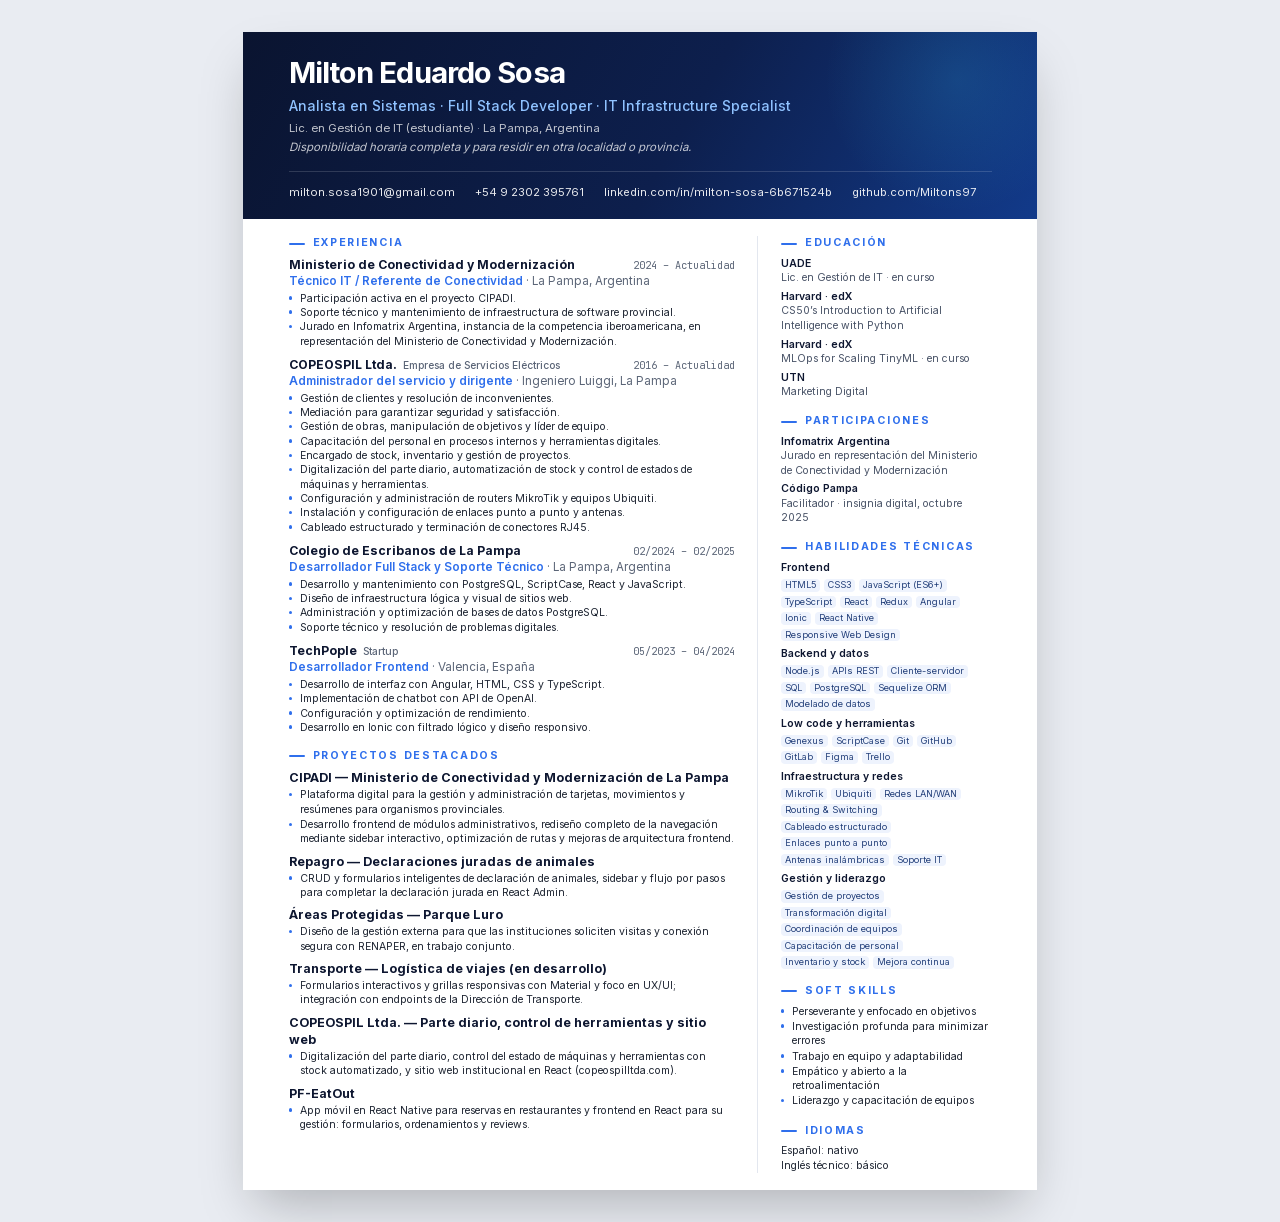
<file: cv/index.html>
<!DOCTYPE html><html lang="es-AR" class="gGczLa_variable LINzvG_variable"><head><meta charSet="utf-8"/><meta name="viewport" content="width=device-width, initial-scale=1"/><link rel="preload" href="/_next/static/media/07c7676b89ed2778-s.p.2bn3s6zvc0dyp.woff2" as="font" crossorigin="" type="font/woff2"/><link rel="preload" href="/_next/static/media/53897e768d329f66-s.p.3t6q91iet4nsy.woff2" as="font" crossorigin="" type="font/woff2"/><link rel="stylesheet" href="/_next/static/chunks/3mvc6-8-chs46.css" data-precedence="next"/><link rel="preload" as="script" fetchPriority="low" href="/_next/static/chunks/1pcw6gskne7pf.js"/><script src="/_next/static/chunks/0li7vzj18bfpo.js" async=""></script><script src="/_next/static/chunks/092r-mewpaf3q.js" async=""></script><script src="/_next/static/chunks/3clof-ik2xt8u.js" async=""></script><script src="/_next/static/chunks/turbopack-2u1d16houkiyo.js" async=""></script><script src="/_next/static/chunks/3mdjmps1h4q_7.js" async=""></script><script src="/_next/static/chunks/1rtsqle_3y6tx.js" async=""></script><script src="/_next/static/chunks/1uz-xs35jk8lq.js" async=""></script><meta name="next-size-adjust" content=""/><meta name="theme-color" content="#05070d"/><meta name="color-scheme" content="dark"/><title>CV · Milton Eduardo Sosa</title><meta name="description" content="Milton Sosa, analista en sistemas y desarrollador full stack de La Pampa, Argentina."/><meta name="author" content="Milton Eduardo Sosa"/><meta name="robots" content="noindex"/><link rel="icon" href="/icon.png?icon.3d1izphjj7i58.png" sizes="192x192" type="image/png"/><link rel="apple-touch-icon" href="/apple-icon.png?apple-icon.302dg1nwjj75e.png" sizes="180x180" type="image/png"/><script src="/_next/static/chunks/0cz1d0mv5g_q7.js" noModule=""></script></head><body class="isolate"><div hidden=""><!--$--><!--/$--></div><style>
        @page { size: A4; margin: 0; }
        html, body { background: #e9ecf2 !important; }
        @media print { html, body { background: #fff !important; } .cv-sheet { box-shadow: none !important; margin: 0 !important; } }
        /* En pantallas angostas la hoja A4 (794 px) se achica para entrar entera, sin scroll lateral. */
        @media screen and (max-width: 860px) { .cv-sheet { margin: 0 auto !important; } }
        @media screen and (max-width: 860px) { .cv-sheet { zoom: 0.92; } }
        @media screen and (max-width: 740px) { .cv-sheet { zoom: 0.84; } }
        @media screen and (max-width: 660px) { .cv-sheet { zoom: 0.72; } }
        @media screen and (max-width: 560px) { .cv-sheet { zoom: 0.62; } }
        @media screen and (max-width: 480px) { .cv-sheet { zoom: 0.535; } }
        @media screen and (max-width: 420px) { .cv-sheet { zoom: 0.49; } }
        @media screen and (max-width: 385px) { .cv-sheet { zoom: 0.465; } }
        @media screen and (max-width: 370px) { .cv-sheet { zoom: 0.45; } }
        @media screen and (max-width: 355px) { .cv-sheet { zoom: 0.4; } }
      </style><main class="cv-sheet mx-auto my-8 min-h-[297mm] w-[210mm] bg-white font-[family-name:var(--font-inter)] text-[7.9pt] leading-[1.36] text-[#1f2633] shadow-2xl print:my-0"><header class="relative overflow-hidden px-[12mm] pb-[5mm] pt-[7mm] text-white" style="background:linear-gradient(120deg,#0a1430 0%,#0d1f4d 55%,#123a8a 100%)"><div aria-hidden="true" class="absolute -right-16 -top-24 size-72 rounded-full opacity-40" style="background:radial-gradient(circle,#3ad6ff55,transparent 65%)"></div><div class="relative flex items-center gap-[6mm]"><div class="min-w-0 flex-1"><h1 class="text-[22pt] font-bold leading-none tracking-[-0.03em]">Milton Eduardo Sosa</h1><p class="mt-2 text-[10.5pt] font-medium" style="color:#8fc2ff">Analista en Sistemas · Full Stack Developer · IT Infrastructure Specialist</p><p class="mt-1.5 text-[8.6pt] text-white/75">Lic. en Gestión de IT (estudiante) · <!-- -->La Pampa, Argentina</p><p class="mt-1 text-[8.6pt] italic text-white/75">Disponibilidad horaria completa y para residir en otra localidad o provincia.</p></div></div><ul class="relative mt-[4mm] flex flex-wrap gap-x-5 gap-y-1 border-t border-white/15 pt-[3.5mm] text-[8.4pt] text-white/90"><li><a href="mailto:milton.sosa1901@gmail.com">milton.sosa1901@gmail.com</a></li><li>+54 9 2302 395761</li><li><a href="https://www.linkedin.com/in/milton-sosa-6b671524b/">linkedin.com/in/milton-sosa-6b671524b</a></li><li><a href="https://github.com/Miltons97">github.com/<!-- -->Miltons97</a></li></ul></header><div class="grid grid-cols-[1fr_62mm] gap-[6mm] px-[12mm] py-[4.5mm]"><div class="min-w-0 space-y-[3.6mm]"><section><h2 class="mb-1.5 flex items-center gap-2 text-[8pt] font-bold uppercase tracking-[0.16em]" style="color:#2f6fec"><span class="h-[2px] w-4 rounded" style="background:#2f6fec"></span>Experiencia</h2><div class="space-y-[2.2mm]"><article class="break-inside-avoid"><div class="flex items-baseline justify-between gap-3"><h3 class="text-[9.2pt] font-bold text-[#0d1630]">Ministerio de Conectividad y Modernización</h3><span class="shrink-0 font-mono text-[7.6pt] text-[#5b6577]">2024 – Actualidad</span></div><p class="text-[8.8pt] font-semibold" style="color:#2f6fec">Técnico IT / Referente de Conectividad<!-- --> <span class="font-normal text-[#5b6577]">· <!-- -->La Pampa, Argentina</span></p><ul class="mt-0.5 space-y-0"><li class="flex gap-2"><span class="mt-[4.5px] size-[3.5px] shrink-0 rounded-full" style="background:#2f6fec"></span>Participación activa en el proyecto CIPADI.</li><li class="flex gap-2"><span class="mt-[4.5px] size-[3.5px] shrink-0 rounded-full" style="background:#2f6fec"></span>Soporte técnico y mantenimiento de infraestructura de software provincial.</li><li class="flex gap-2"><span class="mt-[4.5px] size-[3.5px] shrink-0 rounded-full" style="background:#2f6fec"></span>Jurado en Infomatrix Argentina, instancia de la competencia iberoamericana, en representación del Ministerio de Conectividad y Modernización.</li></ul></article><article class="break-inside-avoid"><div class="flex items-baseline justify-between gap-3"><h3 class="text-[9.2pt] font-bold text-[#0d1630]">COPEOSPIL Ltda.<span class="ml-1.5 text-[7.6pt] font-medium text-[#5b6577]">Empresa de Servicios Eléctricos</span></h3><span class="shrink-0 font-mono text-[7.6pt] text-[#5b6577]">2016 – Actualidad</span></div><p class="text-[8.8pt] font-semibold" style="color:#2f6fec">Administrador del servicio y dirigente<!-- --> <span class="font-normal text-[#5b6577]">· <!-- -->Ingeniero Luiggi, La Pampa</span></p><ul class="mt-0.5 space-y-0"><li class="flex gap-2"><span class="mt-[4.5px] size-[3.5px] shrink-0 rounded-full" style="background:#2f6fec"></span>Gestión de clientes y resolución de inconvenientes.</li><li class="flex gap-2"><span class="mt-[4.5px] size-[3.5px] shrink-0 rounded-full" style="background:#2f6fec"></span>Mediación para garantizar seguridad y satisfacción.</li><li class="flex gap-2"><span class="mt-[4.5px] size-[3.5px] shrink-0 rounded-full" style="background:#2f6fec"></span>Gestión de obras, manipulación de objetivos y líder de equipo.</li><li class="flex gap-2"><span class="mt-[4.5px] size-[3.5px] shrink-0 rounded-full" style="background:#2f6fec"></span>Capacitación del personal en procesos internos y herramientas digitales.</li><li class="flex gap-2"><span class="mt-[4.5px] size-[3.5px] shrink-0 rounded-full" style="background:#2f6fec"></span>Encargado de stock, inventario y gestión de proyectos.</li><li class="flex gap-2"><span class="mt-[4.5px] size-[3.5px] shrink-0 rounded-full" style="background:#2f6fec"></span>Digitalización del parte diario, automatización de stock y control de estados de máquinas y herramientas.</li><li class="flex gap-2"><span class="mt-[4.5px] size-[3.5px] shrink-0 rounded-full" style="background:#2f6fec"></span>Configuración y administración de routers MikroTik y equipos Ubiquiti.</li><li class="flex gap-2"><span class="mt-[4.5px] size-[3.5px] shrink-0 rounded-full" style="background:#2f6fec"></span>Instalación y configuración de enlaces punto a punto y antenas.</li><li class="flex gap-2"><span class="mt-[4.5px] size-[3.5px] shrink-0 rounded-full" style="background:#2f6fec"></span>Cableado estructurado y terminación de conectores RJ45.</li></ul></article><article class="break-inside-avoid"><div class="flex items-baseline justify-between gap-3"><h3 class="text-[9.2pt] font-bold text-[#0d1630]">Colegio de Escribanos de La Pampa</h3><span class="shrink-0 font-mono text-[7.6pt] text-[#5b6577]">02/2024 – 02/2025</span></div><p class="text-[8.8pt] font-semibold" style="color:#2f6fec">Desarrollador Full Stack y Soporte Técnico<!-- --> <span class="font-normal text-[#5b6577]">· <!-- -->La Pampa, Argentina</span></p><ul class="mt-0.5 space-y-0"><li class="flex gap-2"><span class="mt-[4.5px] size-[3.5px] shrink-0 rounded-full" style="background:#2f6fec"></span>Desarrollo y mantenimiento con PostgreSQL, ScriptCase, React y JavaScript.</li><li class="flex gap-2"><span class="mt-[4.5px] size-[3.5px] shrink-0 rounded-full" style="background:#2f6fec"></span>Diseño de infraestructura lógica y visual de sitios web.</li><li class="flex gap-2"><span class="mt-[4.5px] size-[3.5px] shrink-0 rounded-full" style="background:#2f6fec"></span>Administración y optimización de bases de datos PostgreSQL.</li><li class="flex gap-2"><span class="mt-[4.5px] size-[3.5px] shrink-0 rounded-full" style="background:#2f6fec"></span>Soporte técnico y resolución de problemas digitales.</li></ul></article><article class="break-inside-avoid"><div class="flex items-baseline justify-between gap-3"><h3 class="text-[9.2pt] font-bold text-[#0d1630]">TechPople<span class="ml-1.5 text-[7.6pt] font-medium text-[#5b6577]">Startup</span></h3><span class="shrink-0 font-mono text-[7.6pt] text-[#5b6577]">05/2023 – 04/2024</span></div><p class="text-[8.8pt] font-semibold" style="color:#2f6fec">Desarrollador Frontend<!-- --> <span class="font-normal text-[#5b6577]">· <!-- -->Valencia, España</span></p><ul class="mt-0.5 space-y-0"><li class="flex gap-2"><span class="mt-[4.5px] size-[3.5px] shrink-0 rounded-full" style="background:#2f6fec"></span>Desarrollo de interfaz con Angular, HTML, CSS y TypeScript.</li><li class="flex gap-2"><span class="mt-[4.5px] size-[3.5px] shrink-0 rounded-full" style="background:#2f6fec"></span>Implementación de chatbot con API de OpenAI.</li><li class="flex gap-2"><span class="mt-[4.5px] size-[3.5px] shrink-0 rounded-full" style="background:#2f6fec"></span>Configuración y optimización de rendimiento.</li><li class="flex gap-2"><span class="mt-[4.5px] size-[3.5px] shrink-0 rounded-full" style="background:#2f6fec"></span>Desarrollo en Ionic con filtrado lógico y diseño responsivo.</li></ul></article></div></section><section class="break-inside-avoid"><h2 class="mb-1.5 flex items-center gap-2 text-[8pt] font-bold uppercase tracking-[0.16em]" style="color:#2f6fec"><span class="h-[2px] w-4 rounded" style="background:#2f6fec"></span>Proyectos destacados</h2><div class="space-y-[1.6mm]"><article><h3 class="text-[9.4pt] font-bold text-[#0d1630]">CIPADI — Ministerio de Conectividad y Modernización de La Pampa</h3><ul class="mt-0.5 space-y-[1px]"><li class="flex gap-2"><span class="mt-[4.5px] size-[3.5px] shrink-0 rounded-full" style="background:#2f6fec"></span>Plataforma digital para la gestión y administración de tarjetas, movimientos y resúmenes para organismos provinciales.</li><li class="flex gap-2"><span class="mt-[4.5px] size-[3.5px] shrink-0 rounded-full" style="background:#2f6fec"></span>Desarrollo frontend de módulos administrativos, rediseño completo de la navegación mediante sidebar interactivo, optimización de rutas y mejoras de arquitectura frontend.</li></ul></article><article><h3 class="text-[9.4pt] font-bold text-[#0d1630]">Repagro — Declaraciones juradas de animales</h3><ul class="mt-0.5 space-y-[1px]"><li class="flex gap-2"><span class="mt-[4.5px] size-[3.5px] shrink-0 rounded-full" style="background:#2f6fec"></span>CRUD y formularios inteligentes de declaración de animales, sidebar y flujo por pasos para completar la declaración jurada en React Admin.</li></ul></article><article><h3 class="text-[9.4pt] font-bold text-[#0d1630]">Áreas Protegidas — Parque Luro</h3><ul class="mt-0.5 space-y-[1px]"><li class="flex gap-2"><span class="mt-[4.5px] size-[3.5px] shrink-0 rounded-full" style="background:#2f6fec"></span>Diseño de la gestión externa para que las instituciones soliciten visitas y conexión segura con RENAPER, en trabajo conjunto.</li></ul></article><article><h3 class="text-[9.4pt] font-bold text-[#0d1630]">Transporte — Logística de viajes (en desarrollo)</h3><ul class="mt-0.5 space-y-[1px]"><li class="flex gap-2"><span class="mt-[4.5px] size-[3.5px] shrink-0 rounded-full" style="background:#2f6fec"></span>Formularios interactivos y grillas responsivas con Material y foco en UX/UI; integración con endpoints de la Dirección de Transporte.</li></ul></article><article><h3 class="text-[9.4pt] font-bold text-[#0d1630]">COPEOSPIL Ltda. — Parte diario, control de herramientas y sitio web</h3><ul class="mt-0.5 space-y-[1px]"><li class="flex gap-2"><span class="mt-[4.5px] size-[3.5px] shrink-0 rounded-full" style="background:#2f6fec"></span>Digitalización del parte diario, control del estado de máquinas y herramientas con stock automatizado, y sitio web institucional en React (copeospilltda.com).</li></ul></article><article><h3 class="text-[9.4pt] font-bold text-[#0d1630]">PF-EatOut</h3><ul class="mt-0.5 space-y-[1px]"><li class="flex gap-2"><span class="mt-[4.5px] size-[3.5px] shrink-0 rounded-full" style="background:#2f6fec"></span>App móvil en React Native para reservas en restaurantes y frontend en React para su gestión: formularios, ordenamientos y reviews.</li></ul></article></div></section></div><aside class="min-w-0 space-y-[4mm] border-l border-[#e3e7ef] pl-[6mm]"><section><h2 class="mb-1.5 flex items-center gap-2 text-[8pt] font-bold uppercase tracking-[0.16em]" style="color:#2f6fec"><span class="h-[2px] w-4 rounded" style="background:#2f6fec"></span>Educación</h2><ul class="space-y-[1.2mm]"><li><p class="font-semibold text-[#0d1630]">UADE</p><p class="text-[#4a5468]">Lic. en Gestión de IT · en curso</p></li><li><p class="font-semibold text-[#0d1630]">Harvard · edX</p><p class="text-[#4a5468]">CS50’s Introduction to Artificial Intelligence with Python</p></li><li><p class="font-semibold text-[#0d1630]">Harvard · edX</p><p class="text-[#4a5468]">MLOps for Scaling TinyML · en curso</p></li><li><p class="font-semibold text-[#0d1630]">UTN</p><p class="text-[#4a5468]">Marketing Digital</p></li></ul></section><section><h2 class="mb-1.5 flex items-center gap-2 text-[8pt] font-bold uppercase tracking-[0.16em]" style="color:#2f6fec"><span class="h-[2px] w-4 rounded" style="background:#2f6fec"></span>Participaciones</h2><ul class="space-y-[1.2mm]"><li><p class="font-semibold text-[#0d1630]">Infomatrix Argentina</p><p class="text-[#4a5468]">Jurado en representación del Ministerio de Conectividad y Modernización</p></li><li><p class="font-semibold text-[#0d1630]">Código Pampa</p><p class="text-[#4a5468]">Facilitador · insignia digital, octubre 2025</p></li></ul></section><section><h2 class="mb-1.5 flex items-center gap-2 text-[8pt] font-bold uppercase tracking-[0.16em]" style="color:#2f6fec"><span class="h-[2px] w-4 rounded" style="background:#2f6fec"></span>Habilidades técnicas</h2><div class="space-y-[1.5mm]"><div><p class="mb-1 font-semibold text-[#0d1630]">Frontend</p><ul class="flex flex-wrap gap-1"><li class="rounded-[4px] bg-[#eef3fd] px-1 py-0 text-[6.9pt] text-[#24407a]">HTML5</li><li class="rounded-[4px] bg-[#eef3fd] px-1 py-0 text-[6.9pt] text-[#24407a]">CSS3</li><li class="rounded-[4px] bg-[#eef3fd] px-1 py-0 text-[6.9pt] text-[#24407a]">JavaScript (ES6+)</li><li class="rounded-[4px] bg-[#eef3fd] px-1 py-0 text-[6.9pt] text-[#24407a]">TypeScript</li><li class="rounded-[4px] bg-[#eef3fd] px-1 py-0 text-[6.9pt] text-[#24407a]">React</li><li class="rounded-[4px] bg-[#eef3fd] px-1 py-0 text-[6.9pt] text-[#24407a]">Redux</li><li class="rounded-[4px] bg-[#eef3fd] px-1 py-0 text-[6.9pt] text-[#24407a]">Angular</li><li class="rounded-[4px] bg-[#eef3fd] px-1 py-0 text-[6.9pt] text-[#24407a]">Ionic</li><li class="rounded-[4px] bg-[#eef3fd] px-1 py-0 text-[6.9pt] text-[#24407a]">React Native</li><li class="rounded-[4px] bg-[#eef3fd] px-1 py-0 text-[6.9pt] text-[#24407a]">Responsive Web Design</li></ul></div><div><p class="mb-1 font-semibold text-[#0d1630]">Backend y datos</p><ul class="flex flex-wrap gap-1"><li class="rounded-[4px] bg-[#eef3fd] px-1 py-0 text-[6.9pt] text-[#24407a]">Node.js</li><li class="rounded-[4px] bg-[#eef3fd] px-1 py-0 text-[6.9pt] text-[#24407a]">APIs REST</li><li class="rounded-[4px] bg-[#eef3fd] px-1 py-0 text-[6.9pt] text-[#24407a]">Cliente-servidor</li><li class="rounded-[4px] bg-[#eef3fd] px-1 py-0 text-[6.9pt] text-[#24407a]">SQL</li><li class="rounded-[4px] bg-[#eef3fd] px-1 py-0 text-[6.9pt] text-[#24407a]">PostgreSQL</li><li class="rounded-[4px] bg-[#eef3fd] px-1 py-0 text-[6.9pt] text-[#24407a]">Sequelize ORM</li><li class="rounded-[4px] bg-[#eef3fd] px-1 py-0 text-[6.9pt] text-[#24407a]">Modelado de datos</li></ul></div><div><p class="mb-1 font-semibold text-[#0d1630]">Low code y herramientas</p><ul class="flex flex-wrap gap-1"><li class="rounded-[4px] bg-[#eef3fd] px-1 py-0 text-[6.9pt] text-[#24407a]">Genexus</li><li class="rounded-[4px] bg-[#eef3fd] px-1 py-0 text-[6.9pt] text-[#24407a]">ScriptCase</li><li class="rounded-[4px] bg-[#eef3fd] px-1 py-0 text-[6.9pt] text-[#24407a]">Git</li><li class="rounded-[4px] bg-[#eef3fd] px-1 py-0 text-[6.9pt] text-[#24407a]">GitHub</li><li class="rounded-[4px] bg-[#eef3fd] px-1 py-0 text-[6.9pt] text-[#24407a]">GitLab</li><li class="rounded-[4px] bg-[#eef3fd] px-1 py-0 text-[6.9pt] text-[#24407a]">Figma</li><li class="rounded-[4px] bg-[#eef3fd] px-1 py-0 text-[6.9pt] text-[#24407a]">Trello</li></ul></div><div><p class="mb-1 font-semibold text-[#0d1630]">Infraestructura y redes</p><ul class="flex flex-wrap gap-1"><li class="rounded-[4px] bg-[#eef3fd] px-1 py-0 text-[6.9pt] text-[#24407a]">MikroTik</li><li class="rounded-[4px] bg-[#eef3fd] px-1 py-0 text-[6.9pt] text-[#24407a]">Ubiquiti</li><li class="rounded-[4px] bg-[#eef3fd] px-1 py-0 text-[6.9pt] text-[#24407a]">Redes LAN/WAN</li><li class="rounded-[4px] bg-[#eef3fd] px-1 py-0 text-[6.9pt] text-[#24407a]">Routing &amp; Switching</li><li class="rounded-[4px] bg-[#eef3fd] px-1 py-0 text-[6.9pt] text-[#24407a]">Cableado estructurado</li><li class="rounded-[4px] bg-[#eef3fd] px-1 py-0 text-[6.9pt] text-[#24407a]">Enlaces punto a punto</li><li class="rounded-[4px] bg-[#eef3fd] px-1 py-0 text-[6.9pt] text-[#24407a]">Antenas inalámbricas</li><li class="rounded-[4px] bg-[#eef3fd] px-1 py-0 text-[6.9pt] text-[#24407a]">Soporte IT</li></ul></div><div><p class="mb-1 font-semibold text-[#0d1630]">Gestión y liderazgo</p><ul class="flex flex-wrap gap-1"><li class="rounded-[4px] bg-[#eef3fd] px-1 py-0 text-[6.9pt] text-[#24407a]">Gestión de proyectos</li><li class="rounded-[4px] bg-[#eef3fd] px-1 py-0 text-[6.9pt] text-[#24407a]">Transformación digital</li><li class="rounded-[4px] bg-[#eef3fd] px-1 py-0 text-[6.9pt] text-[#24407a]">Coordinación de equipos</li><li class="rounded-[4px] bg-[#eef3fd] px-1 py-0 text-[6.9pt] text-[#24407a]">Capacitación de personal</li><li class="rounded-[4px] bg-[#eef3fd] px-1 py-0 text-[6.9pt] text-[#24407a]">Inventario y stock</li><li class="rounded-[4px] bg-[#eef3fd] px-1 py-0 text-[6.9pt] text-[#24407a]">Mejora continua</li></ul></div></div></section><section><h2 class="mb-1.5 flex items-center gap-2 text-[8pt] font-bold uppercase tracking-[0.16em]" style="color:#2f6fec"><span class="h-[2px] w-4 rounded" style="background:#2f6fec"></span>Soft skills</h2><ul class="space-y-[1px]"><li class="flex gap-2"><span class="mt-[4.5px] size-[3.5px] shrink-0 rounded-full" style="background:#2f6fec"></span>Perseverante y enfocado en objetivos</li><li class="flex gap-2"><span class="mt-[4.5px] size-[3.5px] shrink-0 rounded-full" style="background:#2f6fec"></span>Investigación profunda para minimizar errores</li><li class="flex gap-2"><span class="mt-[4.5px] size-[3.5px] shrink-0 rounded-full" style="background:#2f6fec"></span>Trabajo en equipo y adaptabilidad</li><li class="flex gap-2"><span class="mt-[4.5px] size-[3.5px] shrink-0 rounded-full" style="background:#2f6fec"></span>Empático y abierto a la retroalimentación</li><li class="flex gap-2"><span class="mt-[4.5px] size-[3.5px] shrink-0 rounded-full" style="background:#2f6fec"></span>Liderazgo y capacitación de equipos</li></ul></section><section><h2 class="mb-1.5 flex items-center gap-2 text-[8pt] font-bold uppercase tracking-[0.16em]" style="color:#2f6fec"><span class="h-[2px] w-4 rounded" style="background:#2f6fec"></span>Idiomas</h2><p>Español: nativo</p><p>Inglés técnico: básico</p></section></aside></div></main><!--$--><!--/$--><script id="_R_">(globalThis["TURBOPACK"] || (globalThis["TURBOPACK"] = [])).push({"otherChunks":["static/chunks/1pcw6gskne7pf.js","static/chunks/0li7vzj18bfpo.js","static/chunks/092r-mewpaf3q.js","static/chunks/3clof-ik2xt8u.js"],"runtimeModuleIds":[94553]});</script><script src="/_next/static/chunks/1pcw6gskne7pf.js" async=""></script><script>(self.__next_f=self.__next_f||[]).push([0])</script><script>self.__next_f.push([1,"1:\"$Sreact.fragment\"\n2:\"/_next/static/chunks/3mdjmps1h4q_7.js\"\n3:I[83674,[\"$2\"],\"SmoothScroll\"]\n4:I[39756,[\"$2\"],\"default\"]\n5:I[37457,[\"$2\"],\"default\"]\n6:\"/_next/static/chunks/1rtsqle_3y6tx.js\"\n7:\"/_next/static/chunks/1uz-xs35jk8lq.js\"\n8:I[49705,[\"$2\",\"$6\",\"$7\"],\"Monogram\"]\n9:I[22016,[\"$2\",\"$6\",\"$7\"],\"\"]\na:I[5014,[\"$2\",\"$6\",\"$7\"],\"default\"]\n13:\"ViewportBoundary\"\n14:I[97367,[\"$2\"],\"$13\"]\n16:\"MetadataBoundary\"\n17:I[97367,[\"$2\"],\"$16\"]\n18:\"$Sreact.suspense\"\n1a:I[68027,[\"$2\"],\"default\",1]\n:HL[\"/_next/static/chunks/3mvc6-8-chs46.css\",\"style\"]\n:HL[\"/_next/static/media/07c7676b89ed2778-s.p.2bn3s6zvc0dyp.woff2\",\"font\",{\"crossOrigin\":\"\",\"type\":\"font/woff2\"}]\n:HL[\"/_next/static/media/53897e768d329f66-s.p.3t6q91iet4nsy.woff2\",\"font\",{\"crossOrigin\":\"\",\"type\":\"font/woff2\"}]\nc:X\ne:T453,\n        @page { size: A4; margin: 0; }\n        html, body { background: #e9ecf2 !important; }\n        @media print { html, body { background: #fff !important; } .cv-sheet { box-shadow: none !important; margin: 0 !important; } }\n        /* En pantallas angostas la hoja A4 (794 px) se achica para entrar entera, sin scroll lateral. */\n        @media screen and (max-width: 860px) { .cv-sheet { margin: 0 auto !important; } }\n        @media screen and (max-width: 860px) { .cv-sheet { zoom: 0.92; } }\n        @media screen and (max-width: 740px) { .cv-sheet { zoom: 0.84; } }\n        @media screen and (max-width: 660px) { .cv-sheet { zoom: 0.72; } }\n        @media screen and (max-width: 560px) { .cv-sheet { zoom: 0.62; } }\n        @media screen and (max-width: 480px) { .cv-sheet { zoom: 0.535; } }\n        @media screen and (max-width: 420px) { .cv-sheet { zoom: 0.49; } }\n        @media screen and (max-width: 385px) { .cv-sheet { zoom: 0.465; } }\n        @media screen and (max-width: 370px) { .cv-sheet { zoom: 0.45; } }\n        @media screen and (max-width: 355px) { .cv-sheet { zoom: 0.4; } }\n      d:[[\"children\",{\"s\":\"__PAGE__\",\"h\":512,\"d\":{\"r\":[\"$\",\"$1\",\"c\",{\"children\":[[[\"$\",\"style\",null,{\"children\":\"$e\"}],[\"$\",\"main\",null,{\"className\":\"cv-sheet mx-auto my-8 min-h-[297mm] w-[210mm] bg-white font-[family-name:var(--font-inter)] text-[7.9pt] leading-[1.36] text-[#1f2633] shadow-2xl print:my-0\",\"children\":[[\"$\",\"header\",null,{\"className\":\"relative overflow-hidden px-[12mm] pb-[5mm] pt-[7mm] text-white\",\"style\":{\"background\":\"linear-gradient(120deg,#0a1430 0%,#0d1f4d 55%,#123a8a 100%)\"},\"children\":[[\"$\",\"div\",null,{\"aria-hidden\":true,\"className\":\"absolute -right-16 -top-24 size-72 rounded-full opacity-40\",\"style\":{\"background\":\"radial-gradient(circle,#3ad6ff55,transparent 65%)\"}}],\"$Lf\",\"$L10\"]}],\"$L11\"]}]],null,\"$L12\"]}],\"p\":false,\"v\":null}}]]\nb:[[\"children\",{\"s\":\"cv\",\"h\":512,\"d\":{\"r\":[\"$\",\"$1\",\"c\",{\"children\":[null,[\"$\",\"$L4\",null,{\"parallelRouterKey\":\"children\",\"error\":\"$undefined\",\"errorStyles\":\"$undefined\",\"errorScripts\":\"$undefined\",\"template\":[\"$\",\"$L5\",null,{}],\"templateStyles\":\"$undefined\",\"templateScripts\":\"$undefined\",\"notFound\":\"$undefined\",\"forbidden\":\"$undefined\",\"unauthorized\":\"$undefined\"}]]}],\"p\":false,\"v\":\"$c\"},\"c\":\"$Qd\"}]]\n0:{\"P\":null,\"c\":[\"\",\"cv\",\"\"],\"q\":\"\",\"i\":false,\"t\":{\"t\":{\"s\":\"\",\"h\":528,\"d\":{\"r\":[\"$\",\"$1\",\"c\",{\"children\":[[[\"$\",\"link\",\"0\",{\"rel\":\"stylesheet\",\"href\":\"/_next/static/chunks/3mvc6-8-chs46.css\",\"precedence\":\"next\",\"crossOrigin\":\"$undefined\",\"nonce\":\"$undefined\"}],[\"$\",\"script\",\"script-0\",{\"src\":\"/_next/static/chunks/3mdjmps1h4q_7.js\",\"async\":true,\"nonce\":\"$undefined\"}]],[\"$\",\"html\",null,{\"lang\":\"es-AR\",\"suppressHydrationWarning\":true,\"className\":\"gGczLa_variable LINzvG_variable\",\"children\":[\"$\",\"body\",null,{\"className\":\"isolate\",\"children\":[[\"$\",\"$L3\",null,{}],[\"$\",\"$L4\",null,{\"parallelRouterKey\":\"children\",\"error\":\"$undefined\",\"errorStyles\":\"$undefined\",\"errorScripts\":\"$undefined\",\"template\":[\"$\",\"$L5\",null,{}],\"templateStyles\":\"$undefined\",\"templateScripts\":\"$undefined\",\"notFound\":[[\"$\",\"div\",null,{\"className\":\"theme-v2 grid min-h-svh place-items-center px-5\",\"children\":[[\"$\",\"div\",null,{\"aria-hidden\":true,\"className\":\"v2-hero-bg pointer-events-none fixed inset-0 -z-10\"}],[\"$\",\"div\",null,{\"aria-hidden\":true,\"className\":\"v2-glow pointer-events-none fixed inset-x-0 top-0 -z-10 h-[520px]\"}],[\"$\",\"main\",null,{\"id\":\"contenido\",\"className\":\"flex max-w-xl flex-col items-center text-center\",\"children\":[[\"$\",\"$L8\",null,{\"className\":\"h-16\"}],[\"$\",\"p\",null,{\"className\":\"mt-10 font-mono text-sm text-signal\",\"children\":\"Error 404\"}],[\"$\",\"h1\",null,{\"className\":\"v2-title mt-4 text-[clamp(2.4rem,7vw,4rem)]\",\"children\":[[\"$\",\"span\",null,{\"className\":\"v2-fade-text block\",\"children\":\"Esta página\"}],[\"$\",\"span\",null,{\"className\":\"v2-accent-text block pb-2\",\"children\":\"no existe.\"}]]}],[\"$\",\"p\",null,{\"className\":\"mt-5 text-lg leading-relaxed text-dim\",\"children\":\"Puede que el enlace esté mal escrito o que la página se haya movido.\"}],[\"$\",\"$L9\",null,{\"href\":\"/\",\"className\":\"mt-9 inline-flex h-12 items-center gap-2 rounded-xl bg-fg px-6 text-[15px] font-medium text-[#05070d] transition-opacity hover:opacity-90\",\"children\":[[\"$\",\"$La\",null,{\"ref\":\"$undefined\",\"icon\":{\"name\":\"arrow-left\",\"size\":24,\"node\":[[\"path\",{\"d\":\"m12 19-7-7 7-7\",\"key\":\"1l729n\"}],[\"path\",{\"d\":\"M19 12H5\",\"key\":\"x3x0zl\"}]]},\"className\":\"size-4\",\"aria-hidden\":true}],\" Volver al inicio\"]}]]}]]}],[]],\"forbidden\":\"$undefined\",\"unauthorized\":\"$undefined\"}]]}]}]]}],\"p\":false,\"v\":null},\"c\":\"$Qb\"},\"h\":{\"r\":[\"$\",\"$1\",\"h\",{\"children\":[null,[\"$\",\"$L14\",null,{\"children\":\"$L15\"}],[\"$\",\"$L17\",null,{\"children\":[[\"$\",\"div\",null,{\"hidden\":true,\"children\":[\"$\",\"$18\",null,{\"name\":\"Next.Metadata\",\"children\":\"$L19\"}]}],null]}],[\"$\",\"meta\",null,{\"name\":\"next-size-adjust\",\"content\":\"\"}]]}],\"p\":false,\"v\":null}},\"m\":\"$undefined\",\"G\":[\"$1a\",[[\"$\",\"link\",\"0\",{\"rel\":\"stylesheet\",\"href\":\"/_next/static/chunks/3mvc6-8-chs46.css\",\"precedence\":\"next\",\"crossOrigin\":\"$undefined\",\"nonce\":\"$undefined\"}]]],\"S\":true,\"r\":\"$undefined\",\"s\":\"$undefined\",\"a\":\"$undefined\",\"l\":\"$undefined\",\"p\":\"$undefined\",\"d\":\"$undefined\",\"b\":\"srN3VBcgxI_6UvOgGOh_c\"}\n25:I[97367,[\"$2\"],\"OutletBoundary\"]\nc:C\nf:[\"$\",\"div\",null,{\"className\":\"relative flex items-center gap-[6mm]\",\"children\":[\"$\",\"div\",null,{\"className\":\"min-w-0 flex-1\",\"children\":[[\"$\",\"h1\",null,{\"className\":\"text-[22pt] font-bold leading-none tracking-[-0.03em]\",\"children\":\"Milton Eduardo Sosa\"}],[\"$\",\"p\",null,{\"className\":\"mt-2 text-[10.5pt] font-medium\",\"style\":{\"color\":\"#8fc2ff\"},\"children\":\"Analista en Sistemas · Full Stack Developer · IT Infrastructure Specialist\"}],[\"$\",\"p\",null,{\"className\":\"mt-1.5 text-[8.6pt] text-white/75\",\"children\":[\"Lic. en Gestión de IT (estudiante) · \",\"La Pampa, Argentina\"]}],[\"$\",\"p\",null,{\"className\":\"mt-1 text-[8.6pt] italic text-white/75\",\"children\":\"Disponibilidad horaria completa y para residir en otra localidad o provincia.\"}]]}]}]\n10:[\"$\",\"ul\",null,{\"className\":\"relative mt-[4mm] flex flex-wrap gap-x-5 gap-y-1 border-t border-white/15 pt-[3.5mm] text-[8.4pt] text-white/90\",\"children\":[[\"$\",\"li\",null,{\"children\":[\"$\",\"a\",null,{\"href\":\"mailto:milton.sosa1901@gmail.com\",\"children\":\"milton.sosa1901@gmail.com\"}]}],[\"$\",\"li\",null,{\"children\":\"+54 9 2302 395761\"}],[\"$\",\"li\",null,{\"children\":[\"$\",\"a\",null,{\"href\":\"https://www.linkedin.com/in/milton-sosa-6b671524b/\",\"children\":\"linkedin.com/in/milton-sosa-6b671524b\"}]}],[\"$\",\"li\",null,{\"children\":[\"$\",\"a\",null,{\"href\":\"https://github.com/Miltons97\",\"children\":[\"github.com/\",\"Miltons97\"]}]}]]}]\n11:[\"$\",\"div\",null,{\"className\":\"grid grid-cols-[1fr_62mm] gap-[6mm] px-[12mm] py-[4.5mm]\",\"children\":[[\"$\",\"div\",null,{\"className\":\"min-w-0 space-y-[3.6mm]\",\"children\":[[\"$\",\"section\",null,{\"children\":[[\"$\",\"h2\",null,{\"className\":\"mb-1.5 flex items-center gap-2 text-[8pt] font-bold uppercase tracking-[0.16em]\",\"style\":{\"color\":\"#2f6fec\"},\"children\":[[\"$\",\"span\",null,{\"className\":\"h-[2px] w-4 rounded\",\"style\":{\"background\":\"#2f6fec\"}}],\"Experiencia\"]}],[\"$\",\"div\",null,{\"className\":\"space-y-[2.2mm]\",\"children\":[[\"$\",\"article\",\"Ministerio de Conectividad y Modernización\",{\"className\":\"break-inside-avoid\",\"children\":[[\"$\",\"div\",null,{\"className\":\"flex items-baseline justify-between gap-3\",\"children\":[[\"$\",\"h3\",null,{\"className\":\"text-[9.2pt] font-bold text-[#0d1630]\",\"children\":[\"Ministerio de Conectividad y Modernización\",\"$undefined\"]}],[\"$\",\"span\",null,{\"className\":\"shrink-0 font-mono text-[7.6pt] text-[#5b6577]\",\"children\":\"2024 – Actualidad\"}]]}],[\"$\",\"p\",null,{\"className\":\"text-[8.8pt] font-semibold\",\"style\":{\"color\":\"#2f6fec\"},\"children\":[\"Técnico IT / Referente de Conectividad\",\" \",[\"$\",\"span\",null,{\"className\":\"font-normal text-[#5b6577]\",\"children\":[\"· \",\"La Pampa, Argentina\"]}]]}],[\"$\",\"ul\",null,{\"className\":\"mt-0.5 space-y-0\",\"children\":[[\"$\",\"li\",\"Participación activa en el proyecto CIPADI.\",{\"className\":\"flex gap-2\",\"children\":[[\"$\",\"span\",null,{\"className\":\"mt-[4.5px] size-[3.5px] shrink-0 rounded-full\",\"style\":{\"background\":\"#2f6fec\"}}],\"Participación activa en el proyecto CIPADI.\"]}],[\"$\",\"li\",\"Soporte técnico y mantenimiento de infraestructura de software provincial.\",{\"className\":\"flex gap-2\",\"children\":[[\"$\",\"span\",null,{\"className\":\"mt-[4.5px] size-[3.5px] shrink-0 rounded-full\",\"style\":{\"background\":\"#2f6fec\"}}],\"Soporte técnico y mantenimiento de infraestructura de software provincial.\"]}],[\"$\",\"li\",\"Jurado en Infomatrix Argentina, instancia de la competencia iberoamericana, en representación del Ministerio de Conectividad y Modernización.\",{\"className\":\"flex gap-2\",\"children\":[[\"$\",\"span\",null,{\"className\":\"mt-[4.5px] size-[3.5px] shrink-0 rounded-full\",\"style\":{\"background\":\"#2f6fec\"}}],\"Jurado en Infomatrix Argentina, instancia de la competencia iberoamericana, en representación del Ministerio de Conectividad y Modernización.\"]}]]}]]}],[\"$\",\"article\",\"COPEOSPIL Ltda.\",{\"className\":\"break-inside-avoid\",\"children\":[[\"$\",\"div\",null,{\"className\":\"flex items-baseline justify-between gap-3\",\"children\":[[\"$\",\"h3\",null,{\"className\":\"text-[9.2pt] font-bold text-[#0d1630]\",\"children\":[\"COPEOSPIL Ltda.\",[\"$\",\"span\",null,{\"className\":\"ml-1.5 text-[7.6pt] font-medium text-[#5b6577]\",\"children\":\"Empresa de Servicios Eléctricos\"}]]}],[\"$\",\"span\",null,{\"className\":\"shrink-0 font-mono text-[7.6pt] text-[#5b6577]\",\"children\":\"2016 – Actualidad\"}]]}],[\"$\",\"p\",null,{\"className\":\"text-[8.8pt] font-semibold\",\"style\":{\"color\":\"#2f6fec\"},\"children\":[\"Administrador del servicio y dirigente\",\" \",[\"$\",\"span\",null,{\"className\":\"font-normal text-[#5b6577]\",\"children\":[\"· \",\"Ingeniero Luiggi, La Pampa\"]}]]}],[\"$\",\"ul\",null,{\"className\":\"mt-0.5 space-y-0\",\"children\":[[\"$\",\"li\",\"Gestión de clientes y resolución de inconvenientes.\",{\"className\":\"flex gap-2\",\"children\":[[\"$\",\"span\",null,{\"className\":\"mt-[4.5px] size-[3.5px] shrink-0 rounded-full\",\"style\":{\"background\":\"#2f6fec\"}}],\"Gestión de clientes y resolución de inconvenientes.\"]}],[\"$\",\"li\",\"Mediación para garantizar seguridad y satisfacción.\",{\"className\":\"flex gap-2\",\"children\":[[\"$\",\"span\",null,{\"className\":\"mt-[4.5px] size-[3.5px] shrink-0 rounded-full\",\"style\":{\"background\":\"#2f6fec\"}}],\"Mediación para garantizar seguridad y satisfacción.\"]}],[\"$\",\"li\",\"Gestión de obras, manipulación de objetivos y líder de equipo.\",{\"className\":\"flex gap-2\",\"children\":[[\"$\",\"span\",null,{\"className\":\"mt-[4.5px] size-[3.5px] shrink-0 rounded-full\",\"style\":{\"background\":\"#2f6fec\"}}],\"Gestión de obras, manipulación de objetivos y líder de equipo.\"]}],[\"$\",\"li\",\"Capacitación del personal en procesos internos y herramientas digitales.\",{\"className\":\"flex gap-2\",\"children\":[\"$L1b\",\"Capacitación del personal en procesos internos y herramientas digitales.\"]}],\"$L1c\",\"$L1d\",\"$L1e\",\"$L1f\",\"$L20\"]}]]}],\"$L21\",\"$L22\"]}]]}],\"$L23\"]}],\"$L24\"]}]\n12:[\"$\",\"$L25\",null,{\"children\":[\"$\",\"$18\",null,{\"name\":\"Next.MetadataOutlet\",\"children\":\"$@26\"}]}]\n1b:[\"$\",\"span\",null,{\"className\":\"mt-[4.5px] size-[3.5px] shrink-0 rounded-full\",\"style\":{\"background\":\"#2f6fec\"}}]\n1c:[\"$\",\"li\",\"Encargado de stock, inventario y gestión de proyectos.\",{\"className\":\"flex gap-2\",\"children\":[[\"$\",\"span\",null,{\"className\":\"mt-[4.5px] size-[3.5px] shrink-0 rounded-full\",\"style\":{\"background\":\"#2f6fec\"}}],\"Encargado de stock, inventario y gestión de proyectos.\"]}]\n1d:[\"$\",\"li\",\"Digitalización del parte diario, automatización de stock y control de estados de máquinas y herramientas.\",{\"className\":\"flex gap-2\",\"children\":[[\"$\",\"span\",null,{\"className\":\"mt-[4.5px] size-[3.5px] shrink-0 rounded-full\",\"style\":{\"background\":\"#2f6fec\"}}],\"Digitalización del parte diario, automatización de stock y control de estados de máquinas y herramientas.\"]}]\n1e:[\"$\",\"li\",\"Configuración y administración de routers MikroTik y equipos Ubiquiti.\",{\"className\":\"flex gap-2\",\"children\":[[\"$\",\"span\",null,{\"className\":\"mt-[4.5px] size-[3.5px] shrink-0 rounded-full\",\"style\":{\"background\":\"#2f6fec\"}}],\"Configuración y administración de routers MikroTik y equipos Ubiquiti.\"]}]\n1f:[\"$\",\"li\",\"Instalación y configuración de enlaces punto a punto y antenas.\",{\"className\":\"flex gap-2\",\"children\":[[\"$\",\"span\",null,{\"className\":\"mt-[4.5px] size-[3.5px] shrink-0 rounded-full\",\"style\":{\"background\":\"#2f6fec\"}}],\"Instalación y configuración de enlaces punto a punto y antenas.\"]}]\n20:[\"$\",\"li\",\"Cableado estructurado y terminación de conectores RJ45.\",{\"className\":\"flex gap-2\",\"children\":[[\"$\",\"span\",null,{\"className\":\"mt-[4.5px] size-[3.5px] shrink-0 rounded-full\",\"style\":{\"background\":\"#2f6fec\"}}],\"Cableado estructurado y terminación de conectores RJ45.\"]}]\n21:[\"$\",\"article\",\"Colegio de Escribanos de La Pampa\",{\"className\":\"break-inside-avoid\",\"children\":[[\"$\",\"div\",null,{\"className\":\"flex items-baseline justify-between gap-3\",\"children\":[[\"$\",\"h3\",null,{\"className\":\"text-[9.2pt] font-bold text-[#0d1630]\",\"children\":[\"Colegio de Escribanos de La Pampa\",\"$undefined\"]}],[\"$\",\"span\",null,{\"className\":\"shrink-0 font-mono text-[7.6pt] text-[#5b6577]\",\"children\":\"02/2024 – 02/2025\"}]]}],[\"$\",\"p\",null,{\"className\":\"text-[8.8pt] font-semibold\",\"style\":{\"color\":\"#2f6fec\"},\"children\":[\"Desarrollador Full Stack y Soporte Técnico\",\" \",[\"$\",\"span\",null,{\"className\":\"font-normal text-[#5b6577]\",\"children\":[\"· \",\"La Pampa, Argentina\"]}]]}],[\"$\",\"ul\",null,{\"className\":\"mt-0.5 space-y-0\",\"children\":[[\"$\",\"li\",\"Desarrollo y mantenimiento con PostgreSQL, ScriptCase, React y JavaScript.\",{\"className\":\"flex gap-2\",\"children\":[[\"$\",\"span\",null,{\"className\":\"mt-[4.5px] size-[3.5px] shrink-0 rounded-full\",\"style\":{\"background\":\"#2f6fec\"}}],\"Desarrollo y mantenimiento con PostgreSQL, ScriptCase, React y JavaScript.\"]}],[\"$\",\"li\",\"Diseño de infraestructura lógica y visual de sitios web.\",{\"className\":\"flex gap-2\",\"children\":[[\"$\",\"span\",null,{\"className\":\"mt-[4.5px] size-[3.5px] shrink-0 rounded-full\",\"style\":{\"background\":\"#2f6fec\"}}],\"Diseño de infraestructura lógica y visual de sitios web.\"]}],[\"$\",\"li\",\"Administración y optimización de bases de datos PostgreSQL.\",{\"className\":\"flex gap-2\",\"children\":[[\"$\",\"span\",null,{\"className\":\"mt-[4.5px] size-[3.5px] shrink-0 rounded-full\",\"style\":{\"background\":\"#2f6fec\"}}],\"Administración y optimización de bases de datos PostgreSQL.\"]}],[\"$\",\"li\",\"Soporte técnico y resolución de problemas digitales.\",{\"className\":\"flex gap-2\",\"children\":[[\"$\",\"span\",null,{\"className\":\"mt-[4.5px] size-[3.5px] shrink-0 rounded-full\",\"style\":{\"background\":\"#2f6fec\"}}],\"Soporte técnico y resolución de problemas digitales.\"]}]]}]]}]\n22:[\"$\",\"article\",\"TechPople\",{\"className\":\"break-inside-avoid\",\"children\":[[\"$\",\"div\",null,{\"className\":\"flex items-baseline justify-between gap-3\",\"children\":[[\"$\",\"h3\",null,{\"className\":\"text-[9.2pt] font-bold text-[#0d1630]\",\"children\":[\"TechPople\",[\"$\",\"span\",null,{\"className\":\"ml-1.5 text-[7.6pt] font-medium text-[#5b6577]\",\"children\":\"Startup\"}]]}],[\"$\",\"span\",null,{\"className\":\"shrink-0 font-mono text-[7.6pt] text-[#5b6577]\",\"children\":\"05/2023 – 04/2024\"}]]}],[\"$\",\"p\",null,{\"className\":\"text-[8.8pt] font-semibold\",\"style\":{\"color\":\"#2f6fec\"},\"children\":[\"Desarrollador Frontend\",\" \",[\"$\",\"span\",null,{\"className\":\"font-normal text-[#5b6577]\",\"children\":[\"· \",\"Valencia, España\"]}]]}],[\"$\",\"ul\",null,{\"className\":\"mt-0.5 space-y-0\",\"children\":[[\"$\",\"li\",\"Desarrollo de interfaz con Angular, HTML, CSS y TypeScript.\",{\"className\":\"flex gap-2\",\"children\":[[\"$\",\"span\",null,{\"className\":\"mt-[4.5px] size-[3.5px] shrink-0 rounded-full\",\"style\":{\"background\":\"#2f6fec\"}}],\"Desarrollo de interfaz con Angular, HTML, CSS y TypeScript.\"]}],[\"$\",\"li\",\"Implementación de chatbot con API de OpenAI.\",{\"className\":\"flex gap-2\",\"children\":[[\"$\",\"span\",null,{\"className\":\"mt-[4.5px] size-[3.5px] shrink-0 rounded-full\",\"style\":{\"background\":\"#2f6fec\"}}],\"Implementación de chatbot con API de OpenAI.\"]}],[\"$\",\"li\",\"Configuración y optimización de rendimiento.\",{\"className\":\"flex gap-2\",\"children\":[[\"$\",\"span\",null,{\"className\":\"mt-[4.5px] size-[3.5px] shrink-0 rounded-full\",\"style\":{\"background\":\"#2f6fec\"}}],\"Configuración y optimización de rendimiento.\"]}],[\"$\",\"li\",\"Desarrollo en Ionic con filtrado lógico y diseño responsivo.\",{\"className\":\"flex gap-2\",\"children\":[[\"$\",\"span\",null,{\"className\":\"mt-[4.5px] size-[3.5px] shrink-0 rounded-full\",\"style\":{\"background\":\"#2f6fec\"}}],\"Desarrollo en Ionic con filtrado lógico y diseño responsivo.\"]}]]}]]}]\n23:[\"$\",\"section\",null,{\"className\":\"break-inside-avoid\",\"children\":[[\"$\",\"h2\",null,{\"className\":\"mb-1.5 flex items-center gap-2 text-[8pt] font-bold uppercase tracking-[0.16em]\",\"style\":{\"color\":\"#2f6fec\"},\"children\":[[\"$\",\"span\",null,{\"className\":\"h-[2px] w-4 rounded\",\"style\":{\"background\":\"#2f6fec\"}}],\"Proyectos destacados\"]}],[\"$\",\"div\",null,{\"className\":\"space-y-[1.6mm]\",\"children\":[[\"$\",\"article\",\"CIPADI — Ministerio de Conectividad y Modernización de La Pampa\",{\"children\":[[\"$\",\"h3\",null,{\"className\":\"text-[9.4pt] font-bold text-[#0d1630]\",\"children\":\"CIPADI — Ministerio de Conectividad y Modernización de La Pampa\"}],[\"$\",\"ul\",null,{\"className\":\"mt-0.5 space-y-[1px]\",\"children\":[[\"$\",\"li\",\"Plataforma digital para la gestión y administración de tarjetas, movimientos y resúmenes para organismos provinciales.\",{\"className\":\"flex gap-2\",\"children\":[[\"$\",\"span\",null,{\"className\":\"mt-[4.5px] size-[3.5px] shrink-0 rounded-full\",\"style\":{\"background\":\"#2f6fec\"}}],\"Plataforma digital para la gestión y administración de tarjetas, movimientos y resúmenes para organismos provinciales.\"]}],[\"$\",\"li\",\"Desarrollo frontend de módulos administrativos, rediseño completo de la navegación mediante sidebar interactivo, optimización de rutas y mejoras de arquitectura frontend.\",{\"className\":\"flex gap-2\",\"children\":[[\"$\",\"span\",null,{\"className\":\"mt-[4.5px] size-[3.5px] shrink-0 rounded-full\",\"style\":{\"background\":\"#2f6fec\"}}],\"Desarrollo frontend de módulos administrativos, rediseño completo de la navegación mediante sidebar interactivo, optimización de rutas y mejoras de arquitectura frontend.\"]}]]}]]}],[\"$\",\"article\",\"Repagro — Declaraciones juradas de animales\",{\"children\":[[\"$\",\"h3\",null,{\"className\":\"text-[9.4pt] font-bold text-[#0d1630]\",\"children\":\"Repagro — Declaraciones juradas de animales\"}],[\"$\",\"ul\",null,{\"className\":\"mt-0.5 space-y-[1px]\",\"children\":[[\"$\",\"li\",\"CRUD y formularios inteligentes de declaración de animales, sidebar y flujo por pasos para completar la declaración jurada en React Admin.\",{\"className\":\"flex gap-2\",\"children\":[[\"$\",\"span\",null,{\"className\":\"mt-[4.5px] size-[3.5px] shrink-0 rounded-full\",\"style\":{\"background\":\"#2f6fec\"}}],\"CRUD y formularios inteligentes de declaración de animales, sidebar y flujo por pasos para completar la declaración jurada en React Admin.\"]}]]}]]}],[\"$\",\"article\",\"Áreas Protegidas — Parque Luro\",{\"children\":[[\"$\",\"h3\",null,{\"className\":\"text-[9.4pt] font-bold text-[#0d1630]\",\"children\":\"Áreas Protegidas — Parque Luro\"}],[\"$\",\"ul\",null,{\"className\":\"mt-0.5 space-y-[1px]\",\"children\":[[\"$\",\"li\",\"Diseño de la gestión externa para que las instituciones soliciten visitas y conexión segura con RENAPER, en trabajo conjunto.\",{\"className\":\"flex gap-2\",\"children\":[[\"$\",\"span\",null,{\"className\":\"mt-[4.5px] size-[3.5px] shrink-0 rounded-full\",\"style\":{\"background\":\"#2f6fec\"}}],\"Diseño de la gestión externa para que las instituciones soliciten visitas y conexión segura con RENAPER, en trabajo conjunto.\"]}]]}]]}],[\"$\",\"article\",\"Transporte — Logística de viajes (en desarrollo)\",{\"children\":[[\"$\",\"h3\",null,{\"className\":\"text-[9.4pt] font-bold text-[#0d1630]\",\"children\":\"Transporte — Logística de viajes (en desarrollo)\"}],[\"$\",\"ul\",null,{\"className\":\"mt-0.5 space-y-[1px]\",\"children\":[[\"$\",\"li\",\"Formularios interactivos y grillas responsivas con Material y foco en UX/UI; integración con endpoints de la Dirección de Transporte.\",{\"className\":\"flex gap-2\",\"children\":[[\"$\",\"span\",null,{\"className\":\"mt-[4.5px] size-[3.5px] shrink-0 rounded-full\",\"style\":{\"background\":\"#2f6fec\"}}],\"Formularios interactivos y grillas responsivas con Material y foco en UX/UI; integración con endpoints de la Dirección de Transporte.\"]}]]}]]}],[\"$\",\"article\",\"COPEOSPIL Ltda. — Parte diario, control de herramientas y sitio web\",{\"children\":[\"$L27\",\"$L28\"]}],\"$L29\"]}]]}]\n"])</script><script>self.__next_f.push([1,"24:[\"$\",\"aside\",null,{\"className\":\"min-w-0 space-y-[4mm] border-l border-[#e3e7ef] pl-[6mm]\",\"children\":[[\"$\",\"section\",null,{\"children\":[[\"$\",\"h2\",null,{\"className\":\"mb-1.5 flex items-center gap-2 text-[8pt] font-bold uppercase tracking-[0.16em]\",\"style\":{\"color\":\"#2f6fec\"},\"children\":[[\"$\",\"span\",null,{\"className\":\"h-[2px] w-4 rounded\",\"style\":{\"background\":\"#2f6fec\"}}],\"Educación\"]}],[\"$\",\"ul\",null,{\"className\":\"space-y-[1.2mm]\",\"children\":[[\"$\",\"li\",\"UADELic. en Gestión de IT · en curso\",{\"children\":[[\"$\",\"p\",null,{\"className\":\"font-semibold text-[#0d1630]\",\"children\":\"UADE\"}],[\"$\",\"p\",null,{\"className\":\"text-[#4a5468]\",\"children\":\"Lic. en Gestión de IT · en curso\"}]]}],[\"$\",\"li\",\"Harvard · edXCS50’s Introduction to Artificial Intelligence with Python\",{\"children\":[[\"$\",\"p\",null,{\"className\":\"font-semibold text-[#0d1630]\",\"children\":\"Harvard · edX\"}],[\"$\",\"p\",null,{\"className\":\"text-[#4a5468]\",\"children\":\"CS50’s Introduction to Artificial Intelligence with Python\"}]]}],[\"$\",\"li\",\"Harvard · edXMLOps for Scaling TinyML · en curso\",{\"children\":[[\"$\",\"p\",null,{\"className\":\"font-semibold text-[#0d1630]\",\"children\":\"Harvard · edX\"}],[\"$\",\"p\",null,{\"className\":\"text-[#4a5468]\",\"children\":\"MLOps for Scaling TinyML · en curso\"}]]}],[\"$\",\"li\",\"UTNMarketing Digital\",{\"children\":[[\"$\",\"p\",null,{\"className\":\"font-semibold text-[#0d1630]\",\"children\":\"UTN\"}],[\"$\",\"p\",null,{\"className\":\"text-[#4a5468]\",\"children\":\"Marketing Digital\"}]]}]]}]]}],[\"$\",\"section\",null,{\"children\":[[\"$\",\"h2\",null,{\"className\":\"mb-1.5 flex items-center gap-2 text-[8pt] font-bold uppercase tracking-[0.16em]\",\"style\":{\"color\":\"#2f6fec\"},\"children\":[[\"$\",\"span\",null,{\"className\":\"h-[2px] w-4 rounded\",\"style\":{\"background\":\"#2f6fec\"}}],\"Participaciones\"]}],[\"$\",\"ul\",null,{\"className\":\"space-y-[1.2mm]\",\"children\":[[\"$\",\"li\",\"Infomatrix Argentina\",{\"children\":[[\"$\",\"p\",null,{\"className\":\"font-semibold text-[#0d1630]\",\"children\":\"Infomatrix Argentina\"}],[\"$\",\"p\",null,{\"className\":\"text-[#4a5468]\",\"children\":\"Jurado en representación del Ministerio de Conectividad y Modernización\"}]]}],[\"$\",\"li\",\"Código Pampa\",{\"children\":[[\"$\",\"p\",null,{\"className\":\"font-semibold text-[#0d1630]\",\"children\":\"Código Pampa\"}],[\"$\",\"p\",null,{\"className\":\"text-[#4a5468]\",\"children\":\"Facilitador · insignia digital, octubre 2025\"}]]}]]}]]}],[\"$\",\"section\",null,{\"children\":[[\"$\",\"h2\",null,{\"className\":\"mb-1.5 flex items-center gap-2 text-[8pt] font-bold uppercase tracking-[0.16em]\",\"style\":{\"color\":\"#2f6fec\"},\"children\":[[\"$\",\"span\",null,{\"className\":\"h-[2px] w-4 rounded\",\"style\":{\"background\":\"#2f6fec\"}}],\"Habilidades técnicas\"]}],[\"$\",\"div\",null,{\"className\":\"space-y-[1.5mm]\",\"children\":[[\"$\",\"div\",\"Frontend\",{\"children\":[[\"$\",\"p\",null,{\"className\":\"mb-1 font-semibold text-[#0d1630]\",\"children\":\"Frontend\"}],[\"$\",\"ul\",null,{\"className\":\"flex flex-wrap gap-1\",\"children\":[[\"$\",\"li\",\"HTML5\",{\"className\":\"rounded-[4px] bg-[#eef3fd] px-1 py-0 text-[6.9pt] text-[#24407a]\",\"children\":\"HTML5\"}],[\"$\",\"li\",\"CSS3\",{\"className\":\"rounded-[4px] bg-[#eef3fd] px-1 py-0 text-[6.9pt] text-[#24407a]\",\"children\":\"CSS3\"}],[\"$\",\"li\",\"JavaScript (ES6+)\",{\"className\":\"rounded-[4px] bg-[#eef3fd] px-1 py-0 text-[6.9pt] text-[#24407a]\",\"children\":\"JavaScript (ES6+)\"}],[\"$\",\"li\",\"TypeScript\",{\"className\":\"rounded-[4px] bg-[#eef3fd] px-1 py-0 text-[6.9pt] text-[#24407a]\",\"children\":\"TypeScript\"}],[\"$\",\"li\",\"React\",{\"className\":\"rounded-[4px] bg-[#eef3fd] px-1 py-0 text-[6.9pt] text-[#24407a]\",\"children\":\"React\"}],[\"$\",\"li\",\"Redux\",{\"className\":\"rounded-[4px] bg-[#eef3fd] px-1 py-0 text-[6.9pt] text-[#24407a]\",\"children\":\"Redux\"}],[\"$\",\"li\",\"Angular\",{\"className\":\"rounded-[4px] bg-[#eef3fd] px-1 py-0 text-[6.9pt] text-[#24407a]\",\"children\":\"Angular\"}],[\"$\",\"li\",\"Ionic\",{\"className\":\"rounded-[4px] bg-[#eef3fd] px-1 py-0 text-[6.9pt] text-[#24407a]\",\"children\":\"Ionic\"}],[\"$\",\"li\",\"React Native\",{\"className\":\"rounded-[4px] bg-[#eef3fd] px-1 py-0 text-[6.9pt] text-[#24407a]\",\"children\":\"React Native\"}],[\"$\",\"li\",\"Responsive Web Design\",{\"className\":\"rounded-[4px] bg-[#eef3fd] px-1 py-0 text-[6.9pt] text-[#24407a]\",\"children\":\"Responsive Web Design\"}]]}]]}],[\"$\",\"div\",\"Backend y datos\",{\"children\":[\"$L2a\",\"$L2b\"]}],\"$L2c\",\"$L2d\",\"$L2e\"]}]]}],\"$L2f\",\"$L30\"]}]\n27:[\"$\",\"h3\",null,{\"className\":\"text-[9.4pt] font-bold text-[#0d1630]\",\"children\":\"COPEOSPIL Ltda. — Parte diario, control de herramientas y sitio web\"}]\n28:[\"$\",\"ul\",null,{\"className\":\"mt-0.5 space-y-[1px]\",\"children\":[[\"$\",\"li\",\"Digitalización del parte diario, control del estado de máquinas y herramientas con stock automatizado, y sitio web institucional en React (copeospilltda.com).\",{\"className\":\"flex gap-2\",\"children\":[[\"$\",\"span\",null,{\"className\":\"mt-[4.5px] size-[3.5px] shrink-0 rounded-full\",\"style\":{\"background\":\"#2f6fec\"}}],\"Digitalización del parte diario, control del estado de máquinas y herramientas con stock automatizado, y sitio web institucional en React (copeospilltda.com).\"]}]]}]\n29:[\"$\",\"article\",\"PF-EatOut\",{\"children\":[[\"$\",\"h3\",null,{\"className\":\"text-[9.4pt] font-bold text-[#0d1630]\",\"children\":\"PF-EatOut\"}],[\"$\",\"ul\",null,{\"className\":\"mt-0.5 space-y-[1px]\",\"children\":[[\"$\",\"li\",\"App móvil en React Native para reservas en restaurantes y frontend en React para su gestión: formularios, ordenamientos y reviews.\",{\"className\":\"flex gap-2\",\"children\":[[\"$\",\"span\",null,{\"className\":\"mt-[4.5px] size-[3.5px] shrink-0 rounded-full\",\"style\":{\"background\":\"#2f6fec\"}}],\"App móvil en React Native para reservas en restaurantes y frontend en React para su gestión: formularios, ordenamientos y reviews.\"]}]]}]]}]\n2a:[\"$\",\"p\",null,{\"className\":\"mb-1 font-semibold text-[#0d1630]\",\"children\":\"Backend y datos\"}]\n2b:[\"$\",\"ul\",null,{\"className\":\"flex flex-wrap gap-1\",\"children\":[[\"$\",\"li\",\"Node.js\",{\"className\":\"rounded-[4px] bg-[#eef3fd] px-1 py-0 text-[6.9pt] text-[#24407a]\",\"children\":\"Node.js\"}],[\"$\",\"li\",\"APIs REST\",{\"className\":\"rounded-[4px] bg-[#eef3fd] px-1 py-0 text-[6.9pt] text-[#24407a]\",\"children\":\"APIs REST\"}],[\"$\",\"li\",\"Cliente-servidor\",{\"className\":\"rounded-[4px] bg-[#eef3fd] px-1 py-0 text-[6.9pt] text-[#24407a]\",\"children\":\"Cliente-servidor\"}],[\"$\",\"li\",\"SQL\",{\"className\":\"rounded-[4px] bg-[#eef3fd] px-1 py-0 text-[6.9pt] text-[#24407a]\",\"children\":\"SQL\"}],[\"$\",\"li\",\"PostgreSQL\",{\"className\":\"rounded-[4px] bg-[#eef3fd] px-1 py-0 text-[6.9pt] text-[#24407a]\",\"children\":\"PostgreSQL\"}],[\"$\",\"li\",\"Sequelize ORM\",{\"className\":\"rounded-[4px] bg-[#eef3fd] px-1 py-0 text-[6.9pt] text-[#24407a]\",\"children\":\"Sequelize ORM\"}],[\"$\",\"li\",\"Modelado de datos\",{\"className\":\"rounded-[4px] bg-[#eef3fd] px-1 py-0 text-[6.9pt] text-[#24407a]\",\"children\":\"Modelado de datos\"}]]}]\n2c:[\"$\",\"div\",\"Low code y herramientas\",{\"children\":[[\"$\",\"p\",null,{\"className\":\"mb-1 font-semibold text-[#0d1630]\",\"children\":\"Low code y herramientas\"}],[\"$\",\"ul\",null,{\"className\":\"flex flex-wrap gap-1\",\"children\":[[\"$\",\"li\",\"Genexus\",{\"className\":\"rounded-[4px] bg-[#eef3fd] px-1 py-0 text-[6.9pt] text-[#24407a]\",\"children\":\"Genexus\"}],[\"$\",\"li\",\"ScriptCase\",{\"className\":\"rounded-[4px] bg-[#eef3fd] px-1 py-0 text-[6.9pt] text-[#24407a]\",\"children\":\"ScriptCase\"}],[\"$\",\"li\",\"Git\",{\"className\":\"rounded-[4px] bg-[#eef3fd] px-1 py-0 text-[6.9pt] text-[#24407a]\",\"children\":\"Git\"}],[\"$\",\"li\",\"GitHub\",{\"className\":\"rounded-[4px] bg-[#eef3fd] px-1 py-0 text-[6.9pt] text-[#24407a]\",\"children\":\"GitHub\"}],[\"$\",\"li\",\"GitLab\",{\"className\":\"rounded-[4px] bg-[#eef3fd] px-1 py-0 text-[6.9pt] text-[#24407a]\",\"children\":\"GitLab\"}],[\"$\",\"li\",\"Figma\",{\"className\":\"rounded-[4px] bg-[#eef3fd] px-1 py-0 text-[6.9pt] text-[#24407a]\",\"children\":\"Figma\"}],[\"$\",\"li\",\"Trello\",{\"className\":\"rounded-[4px] bg-[#eef3fd] px-1 py-0 text-[6.9pt] text-[#24407a]\",\"children\":\"Trello\"}]]}]]}]\n2d:[\"$\",\"div\",\"Infraestructura y redes\",{\"children\":[[\"$\",\"p\",null,{\"className\":\"mb-1 font-semibold text-[#0d1630]\",\"children\":\"Infraestructura y redes\"}],[\"$\",\"ul\",null,{\"className\":\"flex flex-wrap gap-1\",\"children\":[[\"$\",\"li\",\"MikroTik\",{\"className\":\"rounded-[4px] bg-[#eef3fd] px-1 py-0 text-[6.9pt] text-[#24407a]\",\"children\":\"MikroTik\"}],[\"$\",\"li\",\"Ubiquiti\",{\"className\":\"rounded-[4px] bg-[#eef3fd] px-1 py-0 text-[6.9pt] text-[#24407a]\",\"children\":\"Ubiquiti\"}],[\"$\",\"li\",\"Redes LAN/WAN\",{\"className\":\"rounded-[4px] bg-[#eef3fd] px-1 py-0 text-[6.9pt] text-[#24407a]\",\"children\":\"Redes LAN/WAN\"}],[\"$\",\"li\",\"Routing \u0026 Switching\",{\"className\":\"rounded-[4px] bg-[#eef3fd] px-1 py-0 text-[6.9pt] text-[#24407a]\",\"children\":\"Routing \u0026 Switching\"}],[\"$\",\"li\",\"Cableado estructurado\",{\"className\":\"rounded-[4px] bg-[#eef3fd] px-1 py-0 text-[6.9pt] text-[#24407a]\",\"children\":\"Cableado estructurado\"}],[\"$\",\"li\",\"Enlaces punto a punto\",{\"className\":\"rounded-[4px] bg-[#eef3fd] px-1 py-0 text-[6.9pt] text-[#24407a]\",\"children\":\"Enlaces punto a punto\"}],[\"$\",\"li\",\"Antenas inalámbricas\",{\"className\":\"rounded-[4px] bg-[#eef3fd] px-1 py-0 text-[6.9pt] text-[#24407a]\",\"children\":\"Antenas inalámbricas\"}],[\"$\",\"li\",\"Soporte IT\",{\"className\":\"rounded-[4px] bg-[#eef3fd] px-1 py-0 text-[6.9pt] text-[#24407a]\",\"children\":\"Soporte IT\"}]]}]]}]\n2e:[\"$\",\"div\",\"Gestión y liderazgo\",{\"children\":[[\"$\",\"p\",null,{\"className\":\"mb-1 font-semibold text-[#0d1630]\",\"children\":\"Gestión y liderazgo\"}],[\"$\",\"ul\",null,{\"className\":\"flex flex-wrap gap-1\",\"children\":[[\"$\",\"li\",\"Gestión de proyectos\",{\"className\":\"rounded-[4px] bg-[#eef3fd] px-1 py-0 text-[6.9pt] text-[#24407a]\",\"children\":\"Gestión de proyectos\"}],[\"$\",\"li\",\"Transformación digital\",{\"className\":\"rounded-[4px] bg-[#eef3fd] px-1 py-0 text-[6.9pt] text-[#24407a]\",\"children\":\"Transformación digital\"}],[\"$\",\"li\",\"Coordinación de equipos\",{\"className\":\"rounded-[4px] bg-[#eef3fd] px-1 py-0 text-[6.9pt] text-[#24407a]\",\"children\":\"Coordinación de equipos\"}],[\"$\",\"li\",\"Capacitación de personal\",{\"className\":\"rounded-[4px] bg-[#eef3fd] px-1 py-0 text-[6.9pt] text-[#24407a]\",\"children\":\"Capacitación de personal\"}],[\"$\",\"li\",\"Inventario y stock\",{\"className\":\"rounded-[4px] bg-[#eef3fd] px-1 py-0 text-[6.9pt] text-[#24407a]\",\"children\":\"Inventario y stock\"}],[\"$\",\"li\",\"Mejora continua\",{\"className\":\"rounded-[4px] bg-[#eef3fd] px-1 py-0 text-[6.9pt] text-[#24407a]\",\"children\":\"Mejora continua\"}]]}]]}]\n2f:[\"$\",\"section\",null,{\"children\":[[\"$\",\"h2\",null,{\"className\":\"mb-1.5 flex items-center gap-2 text-[8pt] font-bold uppercase tracking-[0.16em]\",\"style\":{\"color\":\"#2f6fec\"},\"children\":[[\"$\",\"span\",null,{\"className\":\"h-[2px] w-4 rounded\",\"style\":{\"background\":\"#2f6fec\"}}],\"Soft skills\"]}],[\"$\",\"ul\",null,{\"className\":\"space-y-[1px]\",\"children\":[[\"$\",\"li\",\"Perseverante y enfocado en objetivos\",{\"className\":\"flex gap-2\",\"children\":[[\"$\",\"span\",null,{\"className\":\"mt-[4.5px] size-[3.5px] shrink-0 rounded-full\",\"style\":{\"background\":\"#2f6fec\"}}],\"Perseverante y enfocado en objetivos\"]}],[\"$\",\"li\",\"Investigación profunda para minimizar errores\",{\"className\":\"flex gap-2\",\"children\":[[\"$\",\"span\",null,{\"className\":\"mt-[4.5px] size-[3.5px] shrink-0 rounded-full\",\"style\":{\"background\":\"#2f6fec\"}}],\"Investigación profunda para minimizar errores\"]}],[\"$\",\"li\",\"Trabajo en equipo y adaptabilidad\",{\"className\":\"flex gap-2\",\"children\":[[\"$\",\"span\",null,{\"className\":\"mt-[4.5px] size-[3.5px] shrink-0 rounded-full\",\"style\":{\"background\":\"#2f6fec\"}}],\"Trabajo en equipo y adaptabilidad\"]}],[\"$\",\"li\",\"Empático y abierto a la retroalimentación\",{\"className\":\"flex gap-2\",\"children\":[[\"$\",\"span\",null,{\"className\":\"mt-[4.5px] size-[3.5px] shrink-0 rounded-full\",\"style\":{\"background\":\"#2f6fec\"}}],\"Empático y abierto a la retroalimentación\"]}],[\"$\",\"li\",\"Liderazgo y capacitación de equipos\",{\"className\":\"flex gap-2\",\"children\":[[\"$\",\"span\",null,{\"className\":\"mt-[4.5px] size-[3.5px] shrink-0 rounded-full\",\"style\":{\"background\":\"#2f6fec\"}}],\"Liderazgo y capacitación de equipos\"]}]]}]]}]\n31:I[27201,[\"$2\"],\"IconMark\"]\n30:[\"$\",\"section\",null,{\"children\":[[\"$\",\"h2\",null,{\"className\":\"mb-1.5 flex items-center gap-2 text-[8pt] font-bold uppercase tracking-[0.16em]\",\"style\":{\"color\":\"#2f6fec\"},\"children\":[[\"$\",\"span\",null,{\"className\":\"h-[2px] w-4 rounded\",\"style\":{\"background\":\"#2f6fec\"}}],\"Idiomas\"]}],[\"$\",\"p\",null,{\"children\":\"Español: nativo\"}],[\"$\",\"p\",null,{\"children\":\"Inglés técnico: básico\"}]]}]\n15:[[\"$\",\"meta\",\"0\",{\"charSet\":\"utf-8\"}],[\"$\",\"meta\",\"1\",{\"name\":\"viewport\",\"content\":\"width=device-width, initial-scale=1\"}],[\"$\",\"meta\",\"2\",{\"name\":\"theme-color\",\"content\":\"#05070d\"}],[\"$\",\"meta\",\"3\",{\"name\":\"color-scheme\",\"content\":\"dark\"}]]\n19:[[\"$\",\"title\",\"0\",{\"children\":\"CV · Milton Eduardo Sosa\"}],[\"$\",\"meta\",\"1\",{\"name\":\"description\",\"content\":\"Milton Sosa, analista en sistemas y desarrollador full stack de La Pampa, Argentina.\"}],[\"$\",\"meta\",\"2\",{\"name\":\"author\",\"content\":\"Milton Eduardo Sosa\"}],[\"$\",\"meta\",\"3\",{\"name\":\"robots\",\"content\":\"noindex\"}],[\"$\",\"link\",\"4\",{\"rel\":\"icon\",\"href\":\"/icon.png?icon.3d1izphjj7i58.png\",\"sizes\":\"192x192\",\"type\":\"image/png\"}],[\"$\",\"link\",\"5\",{\"rel\":\"apple-touch-icon\",\"href\":\"/apple-icon.png?apple-icon.302dg1nwjj75e.png\",\"sizes\":\"180x180\",\"type\":\"image/png\"}],[\"$\",\"$L31\",\"6\",{}]]\n26:null\n"])</script></body></html>
</file>
<file: _next/static/chunks/3mvc6-8-chs46.css>
@font-face{font-family:JetBrains Mono;font-style:normal;font-weight:100 800;font-display:swap;src:url(../media/258bd0ab5fdd762a-s.2f7nqdagzwx2-.woff2)format("woff2");unicode-range:U+460-52F,U+1C80-1C8A,U+20B4,U+2DE0-2DFF,U+A640-A69F,U+FE2E-FE2F}@font-face{font-family:JetBrains Mono;font-style:normal;font-weight:100 800;font-display:swap;src:url(../media/99a2019bdfa8519b-s.176arc174-8zp.woff2)format("woff2");unicode-range:U+301,U+400-45F,U+490-491,U+4B0-4B1,U+2116}@font-face{font-family:JetBrains Mono;font-style:normal;font-weight:100 800;font-display:swap;src:url(../media/44e0cb21b0d052b7-s.0bp8oijd_gu96.woff2)format("woff2");unicode-range:U+370-377,U+37A-37F,U+384-38A,U+38C,U+38E-3A1,U+3A3-3FF}@font-face{font-family:JetBrains Mono;font-style:normal;font-weight:100 800;font-display:swap;src:url(../media/f9cd5a77d065db98-s.1fby2rem9ngyr.woff2)format("woff2");unicode-range:U+102-103,U+110-111,U+128-129,U+168-169,U+1A0-1A1,U+1AF-1B0,U+300-301,U+303-304,U+308-309,U+323,U+329,U+1EA0-1EF9,U+20AB}@font-face{font-family:JetBrains Mono;font-style:normal;font-weight:100 800;font-display:swap;src:url(../media/954d21e04331b2ae-s.0vfdmo25voy_0.woff2)format("woff2");unicode-range:U+100-2BA,U+2BD-2C5,U+2C7-2CC,U+2CE-2D7,U+2DD-2FF,U+304,U+308,U+329,U+1D00-1DBF,U+1E00-1E9F,U+1EF2-1EFF,U+2020,U+20A0-20AB,U+20AD-20C4,U+2113,U+2C60-2C7F,U+A720-A7FF}@font-face{font-family:JetBrains Mono;font-style:normal;font-weight:100 800;font-display:swap;src:url(../media/53897e768d329f66-s.p.3t6q91iet4nsy.woff2)format("woff2");unicode-range:U+??,U+131,U+152-153,U+2BB-2BC,U+2C6,U+2DA,U+2DC,U+304,U+308,U+329,U+2000-206F,U+20AC,U+2122,U+2191,U+2193,U+2212,U+2215,U+FEFF,U+FFFD}@font-face{font-family:JetBrains Mono Fallback;src:local(Arial);ascent-override:75.79%;descent-override:22.29%;line-gap-override:0.0%;size-adjust:134.59%}.gGczLa_className{font-family:JetBrains Mono,JetBrains Mono Fallback;font-style:normal}.gGczLa_variable{--font-jetbrains:"JetBrains Mono", "JetBrains Mono Fallback"}
@font-face{font-family:Inter;font-style:normal;font-weight:100 900;font-display:swap;src:url(../media/46a9e2f250689b4a-s.0-dom-5bn10r2.woff2)format("woff2");unicode-range:U+460-52F,U+1C80-1C8A,U+20B4,U+2DE0-2DFF,U+A640-A69F,U+FE2E-FE2F}@font-face{font-family:Inter;font-style:normal;font-weight:100 900;font-display:swap;src:url(../media/76b70a1dbe058eb5-s.1y4-pdgsjb-pw.woff2)format("woff2");unicode-range:U+301,U+400-45F,U+490-491,U+4B0-4B1,U+2116}@font-face{font-family:Inter;font-style:normal;font-weight:100 900;font-display:swap;src:url(../media/2fb76073e23fd9e4-s.3lvt2whj97whp.woff2)format("woff2");unicode-range:U+1F??}@font-face{font-family:Inter;font-style:normal;font-weight:100 900;font-display:swap;src:url(../media/6131cbbf5549afa2-s.2uwcyprjm3xu3.woff2)format("woff2");unicode-range:U+370-377,U+37A-37F,U+384-38A,U+38C,U+38E-3A1,U+3A3-3FF}@font-face{font-family:Inter;font-style:normal;font-weight:100 900;font-display:swap;src:url(../media/45462fd7b7c12654-s.0k62hbripvv8p.woff2)format("woff2");unicode-range:U+102-103,U+110-111,U+128-129,U+168-169,U+1A0-1A1,U+1AF-1B0,U+300-301,U+303-304,U+308-309,U+323,U+329,U+1EA0-1EF9,U+20AB}@font-face{font-family:Inter;font-style:normal;font-weight:100 900;font-display:swap;src:url(../media/ba63f6a0e436df8e-s.3-6t-g6q0vh0a.woff2)format("woff2");unicode-range:U+100-2BA,U+2BD-2C5,U+2C7-2CC,U+2CE-2D7,U+2DD-2FF,U+304,U+308,U+329,U+1D00-1DBF,U+1E00-1E9F,U+1EF2-1EFF,U+2020,U+20A0-20AB,U+20AD-20C4,U+2113,U+2C60-2C7F,U+A720-A7FF}@font-face{font-family:Inter;font-style:normal;font-weight:100 900;font-display:swap;src:url(../media/07c7676b89ed2778-s.p.2bn3s6zvc0dyp.woff2)format("woff2");unicode-range:U+??,U+131,U+152-153,U+2BB-2BC,U+2C6,U+2DA,U+2DC,U+304,U+308,U+329,U+2000-206F,U+20AC,U+2122,U+2191,U+2193,U+2212,U+2215,U+FEFF,U+FFFD}@font-face{font-family:Inter Fallback;src:local(Arial);ascent-override:90.44%;descent-override:22.52%;line-gap-override:0.0%;size-adjust:107.12%}.LINzvG_className{font-family:Inter,Inter Fallback;font-style:normal}.LINzvG_variable{--font-inter:"Inter", "Inter Fallback"}
@layer properties{@supports (((-webkit-hyphens:none)) and (not (margin-trim:inline))) or ((-moz-orient:inline) and (not (color:rgb(from red r g b)))){*,:before,:after,::backdrop{--tw-translate-x:0;--tw-translate-y:0;--tw-translate-z:0;--tw-space-y-reverse:0;--tw-divide-y-reverse:0;--tw-border-style:solid;--tw-gradient-position:initial;--tw-gradient-from:#0000;--tw-gradient-via:#0000;--tw-gradient-to:#0000;--tw-gradient-stops:initial;--tw-gradient-via-stops:initial;--tw-gradient-from-position:0%;--tw-gradient-via-position:50%;--tw-gradient-to-position:100%;--tw-leading:initial;--tw-font-weight:initial;--tw-tracking:initial;--tw-ordinal:initial;--tw-slashed-zero:initial;--tw-numeric-figure:initial;--tw-numeric-spacing:initial;--tw-numeric-fraction:initial;--tw-shadow:0 0 #0000;--tw-shadow-color:initial;--tw-shadow-alpha:100%;--tw-inset-shadow:0 0 #0000;--tw-inset-shadow-color:initial;--tw-inset-shadow-alpha:100%;--tw-ring-color:initial;--tw-ring-shadow:0 0 #0000;--tw-inset-ring-color:initial;--tw-inset-ring-shadow:0 0 #0000;--tw-ring-inset:initial;--tw-ring-offset-width:0px;--tw-ring-offset-color:#fff;--tw-ring-offset-shadow:0 0 #0000;--tw-blur:initial;--tw-brightness:initial;--tw-contrast:initial;--tw-grayscale:initial;--tw-hue-rotate:initial;--tw-invert:initial;--tw-opacity:initial;--tw-saturate:initial;--tw-sepia:initial;--tw-drop-shadow:initial;--tw-drop-shadow-color:initial;--tw-drop-shadow-alpha:100%;--tw-drop-shadow-size:initial;--tw-backdrop-blur:initial;--tw-backdrop-brightness:initial;--tw-backdrop-contrast:initial;--tw-backdrop-grayscale:initial;--tw-backdrop-hue-rotate:initial;--tw-backdrop-invert:initial;--tw-backdrop-opacity:initial;--tw-backdrop-saturate:initial;--tw-backdrop-sepia:initial;--tw-duration:initial;--tw-outline-style:solid}}}@layer theme{:root,:host{--font-sans:var(--font-inter), ui-sans-serif, system-ui, sans-serif;--color-black:#000;--color-white:#fff;--spacing:.25rem;--container-xl:36rem;--container-2xl:42rem;--container-3xl:48rem;--container-4xl:56rem;--container-5xl:64rem;--container-6xl:72rem;--text-xs:.75rem;--text-xs--line-height:calc(1 / .75);--text-sm:.875rem;--text-sm--line-height:calc(1.25 / .875);--text-lg:1.125rem;--text-lg--line-height:calc(1.75 / 1.125);--text-xl:1.25rem;--text-xl--line-height:calc(1.75 / 1.25);--text-2xl:1.5rem;--text-2xl--line-height:calc(2 / 1.5);--text-4xl:2.25rem;--text-4xl--line-height:calc(2.5 / 2.25);--text-5xl:3rem;--text-5xl--line-height:1;--font-weight-normal:400;--font-weight-medium:500;--font-weight-semibold:600;--font-weight-bold:700;--tracking-tight:-.025em;--leading-tight:1.25;--leading-snug:1.375;--leading-relaxed:1.625;--radius-sm:.25rem;--radius-md:.375rem;--radius-lg:.5rem;--radius-xl:.75rem;--radius-2xl:1rem;--blur-xl:24px;--blur-2xl:40px;--default-transition-duration:.15s;--default-transition-timing-function:cubic-bezier(.4, 0, .2, 1);--default-font-family:var(--font-inter), ui-sans-serif, system-ui, sans-serif;--default-mono-font-family:var(--font-jetbrains), ui-monospace, monospace}}@layer base{*,:after,:before,::backdrop{box-sizing:border-box;border:0 solid;margin:0;padding:0}::file-selector-button{box-sizing:border-box;border:0 solid;margin:0;padding:0}html,:host{-webkit-text-size-adjust:100%;tab-size:4;line-height:1.5;font-family:var(--default-font-family,-apple-system, BlinkMacSystemFont, "Segoe UI", Roboto, "Helvetica Neue", "Noto Sans", Arial, sans-serif, "Apple Color Emoji", "Segoe UI Emoji", "Segoe UI Symbol", "Noto Color Emoji");font-feature-settings:var(--default-font-feature-settings,normal);font-variation-settings:var(--default-font-variation-settings,normal);-webkit-tap-highlight-color:transparent}hr{height:0;color:inherit;border-top-width:1px}abbr:where([title]){-webkit-text-decoration:underline dotted;text-decoration:underline dotted}h1,h2,h3,h4,h5,h6{font-size:inherit;font-weight:inherit}a{color:inherit;-webkit-text-decoration:inherit;-webkit-text-decoration:inherit;-webkit-text-decoration:inherit;-webkit-text-decoration:inherit;text-decoration:inherit}b,strong{font-weight:bolder}code,kbd,samp,pre{font-family:var(--default-mono-font-family,ui-monospace, SFMono-Regular, Menlo, Monaco, Consolas, "Liberation Mono", "Courier New", monospace);font-feature-settings:var(--default-mono-font-feature-settings,normal);font-variation-settings:var(--default-mono-font-variation-settings,normal);font-size:1em}small{font-size:80%}sub,sup{vertical-align:baseline;font-size:75%;line-height:0;position:relative}sub{bottom:-.25em}sup{top:-.5em}table{text-indent:0;border-color:inherit;border-collapse:collapse}:-moz-focusring:where(:not(iframe)){outline:auto}progress{vertical-align:baseline}summary{display:list-item}ol,ul,menu{list-style:none}img,svg,video,canvas,audio,iframe,embed,object{vertical-align:middle;display:block}img,video{max-width:100%;height:auto}button,input,select,optgroup,textarea{font:inherit;font-feature-settings:inherit;font-variation-settings:inherit;letter-spacing:inherit;color:inherit;opacity:1;background-color:#0000;border-radius:0}::file-selector-button{font:inherit;font-feature-settings:inherit;font-variation-settings:inherit;letter-spacing:inherit;color:inherit;opacity:1;background-color:#0000;border-radius:0}:where(select:is([multiple],[size])) optgroup{font-weight:bolder}:where(select:is([multiple],[size])) optgroup option{padding-inline-start:20px}::file-selector-button{margin-inline-end:4px}::placeholder{opacity:1}@supports (not ((-webkit-appearance:-apple-pay-button))) or (contain-intrinsic-size:1px){::placeholder{color:currentColor}@supports (color:color-mix(in lab, red, red)){::placeholder{color:color-mix(in oklab, currentcolor 50%, transparent)}}}textarea{resize:vertical}::-webkit-search-decoration{-webkit-appearance:none}::-webkit-date-and-time-value{min-height:1lh;text-align:inherit}::-webkit-datetime-edit{display:inline-flex}::-webkit-datetime-edit-fields-wrapper{padding:0}::-webkit-datetime-edit{padding-block:0}::-webkit-datetime-edit-year-field{padding-block:0}::-webkit-datetime-edit-month-field{padding-block:0}::-webkit-datetime-edit-day-field{padding-block:0}::-webkit-datetime-edit-hour-field{padding-block:0}::-webkit-datetime-edit-minute-field{padding-block:0}::-webkit-datetime-edit-second-field{padding-block:0}::-webkit-datetime-edit-millisecond-field{padding-block:0}::-webkit-datetime-edit-meridiem-field{padding-block:0}::-webkit-calendar-picker-indicator{line-height:1}:-moz-ui-invalid{box-shadow:none}button,input:where([type=button],[type=reset],[type=submit]){appearance:button}::file-selector-button{appearance:button}::-webkit-inner-spin-button{height:auto}::-webkit-outer-spin-button{height:auto}[hidden]:where(:not([hidden=until-found])){display:none!important}*{border-color:var(--line)}html{background:var(--bg);font-family:var(--font-sans)}body{background:var(--bg);color:var(--fg);-webkit-font-smoothing:antialiased;overflow-x:clip}}@layer components;@layer utilities{.pointer-events-none{pointer-events:none}.visible{visibility:visible}.sr-only{clip-path:inset(50%);white-space:nowrap;border-width:0;width:1px;height:1px;margin:-1px;padding:0;position:absolute;overflow:hidden}.absolute{position:absolute}.fixed{position:fixed}.relative{position:relative}.inset-0{inset:0}.-inset-x-10{inset-inline:calc(var(--spacing) * -10)}.inset-x-0{inset-inline:0}.inset-x-5{inset-inline:calc(var(--spacing) * 5)}.inset-y-0{inset-block:0}.-top-10{top:calc(var(--spacing) * -10)}.-top-24{top:calc(var(--spacing) * -24)}.top-0{top:0}.top-3{top:calc(var(--spacing) * 3)}.top-4{top:calc(var(--spacing) * 4)}.top-8{top:calc(var(--spacing) * 8)}.top-\[34px\]{top:34px}.-right-16{right:calc(var(--spacing) * -16)}.right-4{right:calc(var(--spacing) * 4)}.right-8{right:calc(var(--spacing) * 8)}.bottom-0{bottom:0}.bottom-4{bottom:calc(var(--spacing) * 4)}.bottom-5{bottom:calc(var(--spacing) * 5)}.bottom-20{bottom:calc(var(--spacing) * 20)}.-left-10{left:calc(var(--spacing) * -10)}.left-0{left:0}.left-4{left:calc(var(--spacing) * 4)}.left-8{left:calc(var(--spacing) * 8)}.left-\[11px\]{left:11px}.isolate{isolation:isolate}.-z-10{z-index:calc(10 * -1)}.z-40{z-index:40}.z-50{z-index:50}.z-\[100\]{z-index:100}.mx-auto{margin-inline:auto}.my-8{margin-block:calc(var(--spacing) * 8)}.mt-0\.5{margin-top:calc(var(--spacing) * .5)}.mt-1{margin-top:var(--spacing)}.mt-1\.5{margin-top:calc(var(--spacing) * 1.5)}.mt-2{margin-top:calc(var(--spacing) * 2)}.mt-2\.5{margin-top:calc(var(--spacing) * 2.5)}.mt-3{margin-top:calc(var(--spacing) * 3)}.mt-4{margin-top:calc(var(--spacing) * 4)}.mt-5{margin-top:calc(var(--spacing) * 5)}.mt-6{margin-top:calc(var(--spacing) * 6)}.mt-7{margin-top:calc(var(--spacing) * 7)}.mt-8{margin-top:calc(var(--spacing) * 8)}.mt-9{margin-top:calc(var(--spacing) * 9)}.mt-10{margin-top:calc(var(--spacing) * 10)}.mt-14{margin-top:calc(var(--spacing) * 14)}.mt-16{margin-top:calc(var(--spacing) * 16)}.mt-20{margin-top:calc(var(--spacing) * 20)}.mt-\[4\.5px\]{margin-top:4.5px}.mt-\[4mm\]{margin-top:4mm}.mt-auto{margin-top:auto}.mr-5{margin-right:calc(var(--spacing) * 5)}.mb-1{margin-bottom:var(--spacing)}.mb-1\.5{margin-bottom:calc(var(--spacing) * 1.5)}.mb-12{margin-bottom:calc(var(--spacing) * 12)}.ml-1\.5{margin-left:calc(var(--spacing) * 1.5)}.ml-2{margin-left:calc(var(--spacing) * 2)}.ml-3{margin-left:calc(var(--spacing) * 3)}.ml-auto{margin-left:auto}.block{display:block}.flex{display:flex}.grid{display:grid}.hidden{display:none}.inline-block{display:inline-block}.inline-flex{display:inline-flex}.aspect-\[4\/5\]{aspect-ratio:4/5}.size-1{width:var(--spacing);height:var(--spacing)}.size-1\.5{width:calc(var(--spacing) * 1.5);height:calc(var(--spacing) * 1.5)}.size-2{width:calc(var(--spacing) * 2);height:calc(var(--spacing) * 2)}.size-3{width:calc(var(--spacing) * 3);height:calc(var(--spacing) * 3)}.size-4{width:calc(var(--spacing) * 4);height:calc(var(--spacing) * 4)}.size-5{width:calc(var(--spacing) * 5);height:calc(var(--spacing) * 5)}.size-6{width:calc(var(--spacing) * 6);height:calc(var(--spacing) * 6)}.size-9{width:calc(var(--spacing) * 9);height:calc(var(--spacing) * 9)}.size-10{width:calc(var(--spacing) * 10);height:calc(var(--spacing) * 10)}.size-11{width:calc(var(--spacing) * 11);height:calc(var(--spacing) * 11)}.size-12{width:calc(var(--spacing) * 12);height:calc(var(--spacing) * 12)}.size-72{width:calc(var(--spacing) * 72);height:calc(var(--spacing) * 72)}.size-\[3\.5px\]{width:3.5px;height:3.5px}.size-\[23px\]{width:23px;height:23px}.h-1{height:var(--spacing)}.h-1\.5{height:calc(var(--spacing) * 1.5)}.h-1\/3{height:33.3333%}.h-2{height:calc(var(--spacing) * 2)}.h-2\.5{height:calc(var(--spacing) * 2.5)}.h-3{height:calc(var(--spacing) * 3)}.h-4{height:calc(var(--spacing) * 4)}.h-5{height:calc(var(--spacing) * 5)}.h-6{height:calc(var(--spacing) * 6)}.h-9{height:calc(var(--spacing) * 9)}.h-11{height:calc(var(--spacing) * 11)}.h-12{height:calc(var(--spacing) * 12)}.h-14{height:calc(var(--spacing) * 14)}.h-16{height:calc(var(--spacing) * 16)}.h-24{height:calc(var(--spacing) * 24)}.h-28{height:calc(var(--spacing) * 28)}.h-40{height:calc(var(--spacing) * 40)}.h-\[2px\]{height:2px}.h-\[520px\]{height:520px}.h-\[620px\]{height:620px}.h-full{height:100%}.h-px{height:1px}.min-h-28{min-height:calc(var(--spacing) * 28)}.min-h-\[297mm\]{min-height:297mm}.min-h-svh{min-height:100svh}.w-3\/4{width:75%}.w-4{width:calc(var(--spacing) * 4)}.w-5\/6{width:83.3333%}.w-7{width:calc(var(--spacing) * 7)}.w-11{width:calc(var(--spacing) * 11)}.w-24{width:calc(var(--spacing) * 24)}.w-\[12\%\]{width:12%}.w-\[210mm\]{width:210mm}.w-auto{width:auto}.w-fit{width:fit-content}.w-full{width:100%}.w-max{width:max-content}.w-px{width:1px}.max-w-2xl{max-width:var(--container-2xl)}.max-w-3xl{max-width:var(--container-3xl)}.max-w-4xl{max-width:var(--container-4xl)}.max-w-5xl{max-width:var(--container-5xl)}.max-w-6xl{max-width:var(--container-6xl)}.max-w-none{max-width:none}.max-w-xl{max-width:var(--container-xl)}.min-w-0{min-width:0}.flex-1{flex:1}.shrink-0{flex-shrink:0}.-translate-y-\[4px\]{--tw-translate-y:calc(4px * -1);translate:var(--tw-translate-x) var(--tw-translate-y)}.translate-y-\[5px\]{--tw-translate-y:5px;translate:var(--tw-translate-x) var(--tw-translate-y)}.-rotate-45{rotate:-45deg}.rotate-45{rotate:45deg}.cursor-pointer{cursor:pointer}.resize-y{resize:vertical}.scroll-mt-24{scroll-margin-top:calc(var(--spacing) * 24)}.appearance-none{appearance:none}.break-inside-avoid{break-inside:avoid}.grid-cols-1{grid-template-columns:repeat(1,minmax(0,1fr))}.grid-cols-3{grid-template-columns:repeat(3,minmax(0,1fr))}.grid-cols-\[1\.3fr_1fr\]{grid-template-columns:1.3fr 1fr}.grid-cols-\[1fr_1\.2fr\]{grid-template-columns:1fr 1.2fr}.grid-cols-\[1fr_2fr_auto\]{grid-template-columns:1fr 2fr auto}.grid-cols-\[1fr_62mm\]{grid-template-columns:1fr 62mm}.flex-col{flex-direction:column}.flex-col-reverse{flex-direction:column-reverse}.flex-wrap{flex-wrap:wrap}.place-items-center{place-items:center}.items-baseline{align-items:baseline}.items-center{align-items:center}.items-end{align-items:flex-end}.items-start{align-items:flex-start}.justify-between{justify-content:space-between}.justify-center{justify-content:center}.gap-1{gap:var(--spacing)}.gap-1\.5{gap:calc(var(--spacing) * 1.5)}.gap-2{gap:calc(var(--spacing) * 2)}.gap-2\.5{gap:calc(var(--spacing) * 2.5)}.gap-3{gap:calc(var(--spacing) * 3)}.gap-4{gap:calc(var(--spacing) * 4)}.gap-5{gap:calc(var(--spacing) * 5)}.gap-6{gap:calc(var(--spacing) * 6)}.gap-8{gap:calc(var(--spacing) * 8)}.gap-10{gap:calc(var(--spacing) * 10)}.gap-12{gap:calc(var(--spacing) * 12)}.gap-\[6mm\]{gap:6mm}:where(.space-y-0>:not(:last-child)){--tw-space-y-reverse:0;margin-block:0}:where(.space-y-1\.5>:not(:last-child)){--tw-space-y-reverse:0;margin-block-start:calc(calc(var(--spacing) * 1.5) * var(--tw-space-y-reverse));margin-block-end:calc(calc(var(--spacing) * 1.5) * calc(1 - var(--tw-space-y-reverse)))}:where(.space-y-2>:not(:last-child)){--tw-space-y-reverse:0;margin-block-start:calc(calc(var(--spacing) * 2) * var(--tw-space-y-reverse));margin-block-end:calc(calc(var(--spacing) * 2) * calc(1 - var(--tw-space-y-reverse)))}:where(.space-y-2\.5>:not(:last-child)){--tw-space-y-reverse:0;margin-block-start:calc(calc(var(--spacing) * 2.5) * var(--tw-space-y-reverse));margin-block-end:calc(calc(var(--spacing) * 2.5) * calc(1 - var(--tw-space-y-reverse)))}:where(.space-y-4>:not(:last-child)){--tw-space-y-reverse:0;margin-block-start:calc(calc(var(--spacing) * 4) * var(--tw-space-y-reverse));margin-block-end:calc(calc(var(--spacing) * 4) * calc(1 - var(--tw-space-y-reverse)))}:where(.space-y-5>:not(:last-child)){--tw-space-y-reverse:0;margin-block-start:calc(calc(var(--spacing) * 5) * var(--tw-space-y-reverse));margin-block-end:calc(calc(var(--spacing) * 5) * calc(1 - var(--tw-space-y-reverse)))}:where(.space-y-\[1\.2mm\]>:not(:last-child)){--tw-space-y-reverse:0;margin-block-start:calc(1.2mm * var(--tw-space-y-reverse));margin-block-end:calc(1.2mm * calc(1 - var(--tw-space-y-reverse)))}:where(.space-y-\[1\.5mm\]>:not(:last-child)){--tw-space-y-reverse:0;margin-block-start:calc(1.5mm * var(--tw-space-y-reverse));margin-block-end:calc(1.5mm * calc(1 - var(--tw-space-y-reverse)))}:where(.space-y-\[1\.6mm\]>:not(:last-child)){--tw-space-y-reverse:0;margin-block-start:calc(1.6mm * var(--tw-space-y-reverse));margin-block-end:calc(1.6mm * calc(1 - var(--tw-space-y-reverse)))}:where(.space-y-\[1px\]>:not(:last-child)){--tw-space-y-reverse:0;margin-block-start:calc(1px * var(--tw-space-y-reverse));margin-block-end:calc(1px * calc(1 - var(--tw-space-y-reverse)))}:where(.space-y-\[2\.2mm\]>:not(:last-child)){--tw-space-y-reverse:0;margin-block-start:calc(2.2mm * var(--tw-space-y-reverse));margin-block-end:calc(2.2mm * calc(1 - var(--tw-space-y-reverse)))}:where(.space-y-\[3\.6mm\]>:not(:last-child)){--tw-space-y-reverse:0;margin-block-start:calc(3.6mm * var(--tw-space-y-reverse));margin-block-end:calc(3.6mm * calc(1 - var(--tw-space-y-reverse)))}:where(.space-y-\[4mm\]>:not(:last-child)){--tw-space-y-reverse:0;margin-block-start:calc(4mm * var(--tw-space-y-reverse));margin-block-end:calc(4mm * calc(1 - var(--tw-space-y-reverse)))}.gap-x-5{column-gap:calc(var(--spacing) * 5)}.gap-x-6{column-gap:calc(var(--spacing) * 6)}.gap-y-1{row-gap:var(--spacing)}.gap-y-2{row-gap:calc(var(--spacing) * 2)}:where(.divide-y>:not(:last-child)){--tw-divide-y-reverse:0;border-bottom-style:var(--tw-border-style);border-top-style:var(--tw-border-style);border-top-width:calc(1px * var(--tw-divide-y-reverse));border-bottom-width:calc(1px * calc(1 - var(--tw-divide-y-reverse)))}:where(.divide-line>:not(:last-child)){border-color:var(--line)}.self-start{align-self:flex-start}.truncate{text-overflow:ellipsis;white-space:nowrap;overflow:hidden}.overflow-hidden{overflow:hidden}.overflow-x-auto{overflow-x:auto}.\!rounded-2xl{border-radius:var(--radius-2xl)!important}.rounded{border-radius:.25rem}.rounded-2xl{border-radius:var(--radius-2xl)}.rounded-\[4px\]{border-radius:4px}.rounded-\[18px\]{border-radius:18px}.rounded-\[21px\]{border-radius:21px}.rounded-\[22px\]{border-radius:22px}.rounded-\[28px\]{border-radius:28px}.rounded-\[40px\]{border-radius:40px}.rounded-full{border-radius:2147483647px}.rounded-lg{border-radius:var(--radius-lg)}.rounded-md{border-radius:var(--radius-md)}.rounded-sm{border-radius:var(--radius-sm)}.rounded-xl{border-radius:var(--radius-xl)}.border{border-style:var(--tw-border-style);border-width:1px}.border-y{border-block-style:var(--tw-border-style);border-block-width:1px}.border-t{border-top-style:var(--tw-border-style);border-top-width:1px}.border-b{border-bottom-style:var(--tw-border-style);border-bottom-width:1px}.border-l{border-left-style:var(--tw-border-style);border-left-width:1px}.border-l-2{border-left-style:var(--tw-border-style);border-left-width:2px}.border-\[\#4ade80\]\/30{border-color:#4ade804d;border-color:lab(79.1552% -56.1998 34.1718/.3)}.border-\[\#e3e7ef\]{border-color:#e3e7ef}.border-line{border-color:var(--line)}.border-signal,.border-signal\/25{border-color:var(--signal)}@supports (color:color-mix(in lab, red, red)){.border-signal\/25{border-color:color-mix(in oklab, var(--signal) 25%, transparent)}}.border-signal\/30{border-color:var(--signal)}@supports (color:color-mix(in lab, red, red)){.border-signal\/30{border-color:color-mix(in oklab, var(--signal) 30%, transparent)}}.border-signal\/40{border-color:var(--signal)}@supports (color:color-mix(in lab, red, red)){.border-signal\/40{border-color:color-mix(in oklab, var(--signal) 40%, transparent)}}.border-signal\/50{border-color:var(--signal)}@supports (color:color-mix(in lab, red, red)){.border-signal\/50{border-color:color-mix(in oklab, var(--signal) 50%, transparent)}}.border-signal\/60{border-color:var(--signal)}@supports (color:color-mix(in lab, red, red)){.border-signal\/60{border-color:color-mix(in oklab, var(--signal) 60%, transparent)}}.border-transparent{border-color:#0000}.border-white\/10{border-color:#ffffff1a}@supports (color:color-mix(in lab, red, red)){.border-white\/10{border-color:color-mix(in oklab, var(--color-white) 10%, transparent)}}.border-white\/15{border-color:#ffffff26}@supports (color:color-mix(in lab, red, red)){.border-white\/15{border-color:color-mix(in oklab, var(--color-white) 15%, transparent)}}.border-white\/20{border-color:#fff3}@supports (color:color-mix(in lab, red, red)){.border-white\/20{border-color:color-mix(in oklab, var(--color-white) 20%, transparent)}}.border-white\/\[0\.06\]{border-color:#ffffff0f}@supports (color:color-mix(in lab, red, red)){.border-white\/\[0\.06\]{border-color:color-mix(in oklab, var(--color-white) 6%, transparent)}}.border-white\/\[0\.07\]{border-color:#ffffff12}@supports (color:color-mix(in lab, red, red)){.border-white\/\[0\.07\]{border-color:color-mix(in oklab, var(--color-white) 7.0%, transparent)}}.bg-\[\#0a1020\]{background-color:#0a1020}.bg-\[\#0a1020\]\/80{background-color:#0a1020cc;background-color:lab(4.75628% 1.24514 -11.434/.8)}.bg-\[\#0a1020\]\/85{background-color:#0a1020d9;background-color:lab(4.75628% 1.24514 -11.434/.85)}.bg-\[\#0a1020\]\/90{background-color:#0a1020e6;background-color:lab(4.75628% 1.24514 -11.434/.9)}.bg-\[\#0a1020\]\/95{background-color:#0a1020f2;background-color:lab(4.75628% 1.24514 -11.434/.95)}.bg-\[\#4ade80\]{background-color:#4ade80}.bg-\[\#4ade80\]\/10{background-color:#4ade801a;background-color:lab(79.1552% -56.1998 34.1718/.1)}.bg-\[\#4ade80\]\/15{background-color:#4ade8026;background-color:lab(79.1552% -56.1998 34.1718/.15)}.bg-\[\#25d366\]{background-color:#25d366}.bg-\[\#28c840\]\/80{background-color:#28c840cc;background-color:lab(71.001% -60.9104 53.3993/.8)}.bg-\[\#070c18\]{background-color:#070c18}.bg-\[\#05070d\]{background-color:#05070d}.bg-\[\#eef3fd\]{background-color:#eef3fd}.bg-\[\#febc2e\]\/80{background-color:#febc2ecc;background-color:lab(80.8877% 16.1877 74.3583/.8)}.bg-\[\#ff5f57\]\/80{background-color:#ff5f57cc;background-color:lab(62.5336% 61.5085 38.761/.8)}.bg-black\/40{background-color:#0006}@supports (color:color-mix(in lab, red, red)){.bg-black\/40{background-color:color-mix(in oklab, var(--color-black) 40%, transparent)}}.bg-fg{background-color:var(--fg)}.bg-signal,.bg-signal\/10{background-color:var(--signal)}@supports (color:color-mix(in lab, red, red)){.bg-signal\/10{background-color:color-mix(in oklab, var(--signal) 10%, transparent)}}.bg-signal\/80{background-color:var(--signal)}@supports (color:color-mix(in lab, red, red)){.bg-signal\/80{background-color:color-mix(in oklab, var(--signal) 80%, transparent)}}.bg-white{background-color:var(--color-white)}.bg-white\/10{background-color:#ffffff1a}@supports (color:color-mix(in lab, red, red)){.bg-white\/10{background-color:color-mix(in oklab, var(--color-white) 10%, transparent)}}.bg-white\/15{background-color:#ffffff26}@supports (color:color-mix(in lab, red, red)){.bg-white\/15{background-color:color-mix(in oklab, var(--color-white) 15%, transparent)}}.bg-white\/20{background-color:#fff3}@supports (color:color-mix(in lab, red, red)){.bg-white\/20{background-color:color-mix(in oklab, var(--color-white) 20%, transparent)}}.bg-white\/30{background-color:#ffffff4d}@supports (color:color-mix(in lab, red, red)){.bg-white\/30{background-color:color-mix(in oklab, var(--color-white) 30%, transparent)}}.bg-white\/\[0\.02\]{background-color:#ffffff05}@supports (color:color-mix(in lab, red, red)){.bg-white\/\[0\.02\]{background-color:color-mix(in oklab, var(--color-white) 2%, transparent)}}.bg-white\/\[0\.03\]{background-color:#ffffff08}@supports (color:color-mix(in lab, red, red)){.bg-white\/\[0\.03\]{background-color:color-mix(in oklab, var(--color-white) 3%, transparent)}}.bg-white\/\[0\.04\]{background-color:#ffffff0a}@supports (color:color-mix(in lab, red, red)){.bg-white\/\[0\.04\]{background-color:color-mix(in oklab, var(--color-white) 4%, transparent)}}.bg-white\/\[0\.05\]{background-color:#ffffff0d}@supports (color:color-mix(in lab, red, red)){.bg-white\/\[0\.05\]{background-color:color-mix(in oklab, var(--color-white) 5%, transparent)}}.bg-white\/\[0\.07\]{background-color:#ffffff12}@supports (color:color-mix(in lab, red, red)){.bg-white\/\[0\.07\]{background-color:color-mix(in oklab, var(--color-white) 7.0%, transparent)}}.bg-white\/\[0\.08\]{background-color:#ffffff14}@supports (color:color-mix(in lab, red, red)){.bg-white\/\[0\.08\]{background-color:color-mix(in oklab, var(--color-white) 8%, transparent)}}.bg-gradient-to-b{--tw-gradient-position:to bottom in oklab;background-image:linear-gradient(var(--tw-gradient-stops))}.bg-gradient-to-br{--tw-gradient-position:to bottom right in oklab;background-image:linear-gradient(var(--tw-gradient-stops))}.bg-gradient-to-r{--tw-gradient-position:to right in oklab;background-image:linear-gradient(var(--tw-gradient-stops))}.bg-gradient-to-t{--tw-gradient-position:to top in oklab;background-image:linear-gradient(var(--tw-gradient-stops))}.bg-\[radial-gradient\(ellipse_60\%_55\%_at_50\%_45\%\,rgb\(5_7_13\/0\.55\)\,transparent_80\%\)\]{background-image:radial-gradient(60% 55% at 50% 45%,#05070d8c,#0000 80%)}.bg-\[radial-gradient\(ellipse_at_50\%_0\%\,color-mix\(in_oklab\,var\(--signal\)_22\%\,transparent\)\,transparent_65\%\)\]{background-image:radial-gradient(ellipse at 50% 0%,var(--signal),transparent 65%)}@supports (color:color-mix(in lab, red, red)){.bg-\[radial-gradient\(ellipse_at_50\%_0\%\,color-mix\(in_oklab\,var\(--signal\)_22\%\,transparent\)\,transparent_65\%\)\]{background-image:radial-gradient(ellipse at 50% 0%,color-mix(in oklab,var(--signal) 22%,transparent),transparent 65%)}}.from-\[\#05070d\]{--tw-gradient-from:#05070d;--tw-gradient-stops:var(--tw-gradient-via-stops,var(--tw-gradient-position), var(--tw-gradient-from) var(--tw-gradient-from-position), var(--tw-gradient-to) var(--tw-gradient-to-position))}.from-\[\#05070d\]\/90{--tw-gradient-from:#05070de6;--tw-gradient-stops:var(--tw-gradient-via-stops,var(--tw-gradient-position), var(--tw-gradient-from) var(--tw-gradient-from-position), var(--tw-gradient-to) var(--tw-gradient-to-position))}@supports (color:lab(0% 0 0)){.from-\[\#05070d\]\/90{--tw-gradient-from:lab(1.90127% .106238 -2.57604/.9)}}.from-signal{--tw-gradient-from:var(--signal);--tw-gradient-stops:var(--tw-gradient-via-stops,var(--tw-gradient-position), var(--tw-gradient-from) var(--tw-gradient-from-position), var(--tw-gradient-to) var(--tw-gradient-to-position))}.from-signal\/20{--tw-gradient-from:var(--signal)}@supports (color:color-mix(in lab, red, red)){.from-signal\/20{--tw-gradient-from:color-mix(in oklab, var(--signal) 20%, transparent)}}.from-signal\/20{--tw-gradient-stops:var(--tw-gradient-via-stops,var(--tw-gradient-position), var(--tw-gradient-from) var(--tw-gradient-from-position), var(--tw-gradient-to) var(--tw-gradient-to-position))}.from-signal\/25{--tw-gradient-from:var(--signal)}@supports (color:color-mix(in lab, red, red)){.from-signal\/25{--tw-gradient-from:color-mix(in oklab, var(--signal) 25%, transparent)}}.from-signal\/25{--tw-gradient-stops:var(--tw-gradient-via-stops,var(--tw-gradient-position), var(--tw-gradient-from) var(--tw-gradient-from-position), var(--tw-gradient-to) var(--tw-gradient-to-position))}.from-signal\/40{--tw-gradient-from:var(--signal)}@supports (color:color-mix(in lab, red, red)){.from-signal\/40{--tw-gradient-from:color-mix(in oklab, var(--signal) 40%, transparent)}}.from-signal\/40{--tw-gradient-stops:var(--tw-gradient-via-stops,var(--tw-gradient-position), var(--tw-gradient-from) var(--tw-gradient-from-position), var(--tw-gradient-to) var(--tw-gradient-to-position))}.from-signal\/60{--tw-gradient-from:var(--signal)}@supports (color:color-mix(in lab, red, red)){.from-signal\/60{--tw-gradient-from:color-mix(in oklab, var(--signal) 60%, transparent)}}.from-signal\/60{--tw-gradient-stops:var(--tw-gradient-via-stops,var(--tw-gradient-position), var(--tw-gradient-from) var(--tw-gradient-from-position), var(--tw-gradient-to) var(--tw-gradient-to-position))}.via-\[\#05070d\]\/85{--tw-gradient-via:#05070dd9;--tw-gradient-via-stops:var(--tw-gradient-position), var(--tw-gradient-from) var(--tw-gradient-from-position), var(--tw-gradient-via) var(--tw-gradient-via-position), var(--tw-gradient-to) var(--tw-gradient-to-position);--tw-gradient-stops:var(--tw-gradient-via-stops)}@supports (color:lab(0% 0 0)){.via-\[\#05070d\]\/85{--tw-gradient-via:lab(1.90127% .106238 -2.57604/.85)}}.via-line{--tw-gradient-via:var(--line);--tw-gradient-via-stops:var(--tw-gradient-position), var(--tw-gradient-from) var(--tw-gradient-from-position), var(--tw-gradient-via) var(--tw-gradient-via-position), var(--tw-gradient-to) var(--tw-gradient-to-position);--tw-gradient-stops:var(--tw-gradient-via-stops)}.to-\[var\(--accent-2\)\]{--tw-gradient-to:var(--accent-2);--tw-gradient-stops:var(--tw-gradient-via-stops,var(--tw-gradient-position), var(--tw-gradient-from) var(--tw-gradient-from-position), var(--tw-gradient-to) var(--tw-gradient-to-position))}.to-\[var\(--accent-2\)\]\/5{--tw-gradient-to:var(--accent-2)}@supports (color:color-mix(in lab, red, red)){.to-\[var\(--accent-2\)\]\/5{--tw-gradient-to:color-mix(in oklab, var(--accent-2) 5%, transparent)}}.to-\[var\(--accent-2\)\]\/5{--tw-gradient-stops:var(--tw-gradient-via-stops,var(--tw-gradient-position), var(--tw-gradient-from) var(--tw-gradient-from-position), var(--tw-gradient-to) var(--tw-gradient-to-position))}.to-\[var\(--accent-2\)\]\/10{--tw-gradient-to:var(--accent-2)}@supports (color:color-mix(in lab, red, red)){.to-\[var\(--accent-2\)\]\/10{--tw-gradient-to:color-mix(in oklab, var(--accent-2) 10%, transparent)}}.to-\[var\(--accent-2\)\]\/10{--tw-gradient-stops:var(--tw-gradient-via-stops,var(--tw-gradient-position), var(--tw-gradient-from) var(--tw-gradient-from-position), var(--tw-gradient-to) var(--tw-gradient-to-position))}.to-line{--tw-gradient-to:var(--line);--tw-gradient-stops:var(--tw-gradient-via-stops,var(--tw-gradient-position), var(--tw-gradient-from) var(--tw-gradient-from-position), var(--tw-gradient-to) var(--tw-gradient-to-position))}.to-transparent{--tw-gradient-to:transparent;--tw-gradient-stops:var(--tw-gradient-via-stops,var(--tw-gradient-position), var(--tw-gradient-from) var(--tw-gradient-from-position), var(--tw-gradient-to) var(--tw-gradient-to-position))}.\[mask-image\:linear-gradient\(to_right\,transparent\,\#000_12\%\,\#000_88\%\,transparent\)\]{-webkit-mask-image:linear-gradient(90deg,#0000,#000 12% 88%,#0000);mask-image:linear-gradient(90deg,#0000,#000 12% 88%,#0000)}.fill-\[\#0a1020\]{fill:#0a1020}.fill-signal{fill:var(--signal)}.fill-white\/40{fill:#fff6}@supports (color:color-mix(in lab, red, red)){.fill-white\/40{fill:color-mix(in oklab, var(--color-white) 40%, transparent)}}.stroke-white\/20{stroke:#fff3}@supports (color:color-mix(in lab, red, red)){.stroke-white\/20{stroke:color-mix(in oklab, var(--color-white) 20%, transparent)}}.p-0\.5{padding:calc(var(--spacing) * .5)}.p-1{padding:var(--spacing)}.p-1\.5{padding:calc(var(--spacing) * 1.5)}.p-2{padding:calc(var(--spacing) * 2)}.p-3{padding:calc(var(--spacing) * 3)}.p-4{padding:calc(var(--spacing) * 4)}.p-5{padding:calc(var(--spacing) * 5)}.p-6{padding:calc(var(--spacing) * 6)}.p-7{padding:calc(var(--spacing) * 7)}.p-px{padding:1px}.px-1{padding-inline:var(--spacing)}.px-2{padding-inline:calc(var(--spacing) * 2)}.px-2\.5{padding-inline:calc(var(--spacing) * 2.5)}.px-3{padding-inline:calc(var(--spacing) * 3)}.px-3\.5{padding-inline:calc(var(--spacing) * 3.5)}.px-4{padding-inline:calc(var(--spacing) * 4)}.px-5{padding-inline:calc(var(--spacing) * 5)}.px-6{padding-inline:calc(var(--spacing) * 6)}.px-\[12mm\]{padding-inline:12mm}.py-0{padding-block:0}.py-0\.5{padding-block:calc(var(--spacing) * .5)}.py-1{padding-block:var(--spacing)}.py-1\.5{padding-block:calc(var(--spacing) * 1.5)}.py-2{padding-block:calc(var(--spacing) * 2)}.py-3{padding-block:calc(var(--spacing) * 3)}.py-4{padding-block:calc(var(--spacing) * 4)}.py-5{padding-block:calc(var(--spacing) * 5)}.py-6{padding-block:calc(var(--spacing) * 6)}.py-12{padding-block:calc(var(--spacing) * 12)}.py-14{padding-block:calc(var(--spacing) * 14)}.py-16{padding-block:calc(var(--spacing) * 16)}.py-24{padding-block:calc(var(--spacing) * 24)}.py-\[4\.5mm\]{padding-block:4.5mm}.pt-7{padding-top:calc(var(--spacing) * 7)}.pt-36{padding-top:calc(var(--spacing) * 36)}.pt-\[3\.5mm\]{padding-top:3.5mm}.pt-\[7mm\]{padding-top:7mm}.pr-2{padding-right:calc(var(--spacing) * 2)}.pb-1{padding-bottom:var(--spacing)}.pb-2{padding-bottom:calc(var(--spacing) * 2)}.pb-\[5mm\]{padding-bottom:5mm}.pl-2{padding-left:calc(var(--spacing) * 2)}.pl-3{padding-left:calc(var(--spacing) * 3)}.pl-4{padding-left:calc(var(--spacing) * 4)}.pl-5{padding-left:calc(var(--spacing) * 5)}.pl-\[6mm\]{padding-left:6mm}.text-center{text-align:center}.text-left{text-align:left}.text-right{text-align:right}.font-\[family-name\:var\(--font-inter\)\]{font-family:var(--font-inter)}.font-mono{font-family:var(--font-jetbrains), ui-monospace, monospace}.text-2xl{font-size:var(--text-2xl);line-height:var(--tw-leading,var(--text-2xl--line-height))}.text-4xl{font-size:var(--text-4xl);line-height:var(--tw-leading,var(--text-4xl--line-height))}.text-lg{font-size:var(--text-lg);line-height:var(--tw-leading,var(--text-lg--line-height))}.text-sm{font-size:var(--text-sm);line-height:var(--tw-leading,var(--text-sm--line-height))}.text-xl{font-size:var(--text-xl);line-height:var(--tw-leading,var(--text-xl--line-height))}.text-xs{font-size:var(--text-xs);line-height:var(--tw-leading,var(--text-xs--line-height))}.text-\[6\.9pt\]{font-size:6.9pt}.text-\[7\.6pt\]{font-size:7.6pt}.text-\[7\.9pt\]{font-size:7.9pt}.text-\[8\.4pt\]{font-size:8.4pt}.text-\[8\.6pt\]{font-size:8.6pt}.text-\[8\.8pt\]{font-size:8.8pt}.text-\[8pt\]{font-size:8pt}.text-\[9\.2pt\]{font-size:9.2pt}.text-\[9\.4pt\]{font-size:9.4pt}.text-\[10\.5pt\]{font-size:10.5pt}.text-\[10px\]{font-size:10px}.text-\[11px\]{font-size:11px}.text-\[12\.5px\]{font-size:12.5px}.text-\[12px\]{font-size:12px}.text-\[13px\]{font-size:13px}.text-\[15px\]{font-size:15px}.text-\[22pt\]{font-size:22pt}.text-\[clamp\(1\.9rem\,3vw\,2\.4rem\)\]{font-size:clamp(1.9rem,3vw,2.4rem)}.text-\[clamp\(2\.2rem\,5\.5vw\,4rem\)\]{font-size:clamp(2.2rem,5.5vw,4rem)}.text-\[clamp\(2\.2rem\,5vw\,3\.75rem\)\]{font-size:clamp(2.2rem,5vw,3.75rem)}.text-\[clamp\(2\.4rem\,6\.4vw\,4\.5rem\)\]{font-size:clamp(2.4rem,6.4vw,4.5rem)}.text-\[clamp\(2\.4rem\,7vw\,4rem\)\]{font-size:clamp(2.4rem,7vw,4rem)}.leading-6{--tw-leading:calc(var(--spacing) * 6);line-height:calc(var(--spacing) * 6)}.leading-\[1\.36\]{--tw-leading:1.36;line-height:1.36}.leading-none{--tw-leading:1;line-height:1}.leading-relaxed{--tw-leading:var(--leading-relaxed);line-height:var(--leading-relaxed)}.leading-snug{--tw-leading:var(--leading-snug);line-height:var(--leading-snug)}.leading-tight{--tw-leading:var(--leading-tight);line-height:var(--leading-tight)}.font-bold{--tw-font-weight:var(--font-weight-bold);font-weight:var(--font-weight-bold)}.font-medium{--tw-font-weight:var(--font-weight-medium);font-weight:var(--font-weight-medium)}.font-normal{--tw-font-weight:var(--font-weight-normal);font-weight:var(--font-weight-normal)}.font-semibold{--tw-font-weight:var(--font-weight-semibold);font-weight:var(--font-weight-semibold)}.tracking-\[-0\.03em\]{--tw-tracking:-.03em;letter-spacing:-.03em}.tracking-\[0\.14em\]{--tw-tracking:.14em;letter-spacing:.14em}.tracking-\[0\.16em\]{--tw-tracking:.16em;letter-spacing:.16em}.tracking-\[0\.18em\]{--tw-tracking:.18em;letter-spacing:.18em}.tracking-tight{--tw-tracking:var(--tracking-tight);letter-spacing:var(--tracking-tight)}.whitespace-nowrap{white-space:nowrap}.text-\[\#0d1630\]{color:#0d1630}.text-\[\#1f2633\]{color:#1f2633}.text-\[\#3ad6ff\]{color:#3ad6ff}.text-\[\#4a5468\]{color:#4a5468}.text-\[\#4ade80\]{color:#4ade80}.text-\[\#5b9bff\]{color:#5b9bff}.text-\[\#5b6577\]{color:#5b6577}.text-\[\#05070d\]{color:#05070d}.text-\[\#24407a\]{color:#24407a}.text-\[\#f0c27b\]{color:#f0c27b}.text-\[var\(--accent-2\)\]{color:var(--accent-2)}.text-dim,.text-dim\/70{color:var(--dim)}@supports (color:color-mix(in lab, red, red)){.text-dim\/70{color:color-mix(in oklab, var(--dim) 70%, transparent)}}.text-err{color:var(--err)}.text-fg,.text-fg\/90{color:var(--fg)}@supports (color:color-mix(in lab, red, red)){.text-fg\/90{color:color-mix(in oklab, var(--fg) 90%, transparent)}}.text-signal{color:var(--signal)}.text-white{color:var(--color-white)}.text-white\/15{color:#ffffff26}@supports (color:color-mix(in lab, red, red)){.text-white\/15{color:color-mix(in oklab, var(--color-white) 15%, transparent)}}.text-white\/20{color:#fff3}@supports (color:color-mix(in lab, red, red)){.text-white\/20{color:color-mix(in oklab, var(--color-white) 20%, transparent)}}.text-white\/75{color:#ffffffbf}@supports (color:color-mix(in lab, red, red)){.text-white\/75{color:color-mix(in oklab, var(--color-white) 75%, transparent)}}.text-white\/90{color:#ffffffe6}@supports (color:color-mix(in lab, red, red)){.text-white\/90{color:color-mix(in oklab, var(--color-white) 90%, transparent)}}.uppercase{text-transform:uppercase}.italic{font-style:italic}.tabular-nums{--tw-numeric-spacing:tabular-nums;font-variant-numeric:var(--tw-ordinal,) var(--tw-slashed-zero,) var(--tw-numeric-figure,) var(--tw-numeric-spacing,) var(--tw-numeric-fraction,)}.opacity-0{opacity:0}.opacity-40{opacity:.4}.opacity-60{opacity:.6}.opacity-100{opacity:1}.shadow-2xl{--tw-shadow:0 25px 50px -12px var(--tw-shadow-color,#00000040);box-shadow:var(--tw-inset-shadow), var(--tw-inset-ring-shadow), var(--tw-ring-offset-shadow), var(--tw-ring-shadow), var(--tw-shadow)}.shadow-\[0_0_30px_-8px_var\(--signal\)\]{--tw-shadow:0 0 30px -8px var(--tw-shadow-color,var(--signal));box-shadow:var(--tw-inset-shadow), var(--tw-inset-ring-shadow), var(--tw-ring-offset-shadow), var(--tw-ring-shadow), var(--tw-shadow)}.shadow-\[0_10px_40px_-10px_var\(--signal\)\]{--tw-shadow:0 10px 40px -10px var(--tw-shadow-color,var(--signal));box-shadow:var(--tw-inset-shadow), var(--tw-inset-ring-shadow), var(--tw-ring-offset-shadow), var(--tw-ring-shadow), var(--tw-shadow)}.shadow-\[0_20px_50px_-15px_rgba\(0\,0\,0\,0\.9\)\]{--tw-shadow:0 20px 50px -15px var(--tw-shadow-color,#000000e6);box-shadow:var(--tw-inset-shadow), var(--tw-inset-ring-shadow), var(--tw-ring-offset-shadow), var(--tw-ring-shadow), var(--tw-shadow)}.shadow-\[0_40px_120px_-30px_rgba\(0\,0\,0\,0\.9\)\]{--tw-shadow:0 40px 120px -30px var(--tw-shadow-color,#000000e6);box-shadow:var(--tw-inset-shadow), var(--tw-inset-ring-shadow), var(--tw-ring-offset-shadow), var(--tw-ring-shadow), var(--tw-shadow)}.blur-2xl{--tw-blur:blur(var(--blur-2xl));filter:var(--tw-blur,) var(--tw-brightness,) var(--tw-contrast,) var(--tw-grayscale,) var(--tw-hue-rotate,) var(--tw-invert,) var(--tw-saturate,) var(--tw-sepia,) var(--tw-drop-shadow,)}.drop-shadow-\[0_0_12px_rgb\(58_214_255\/0\.35\)\]{--tw-drop-shadow-size:drop-shadow(0 0 12px var(--tw-drop-shadow-color,#3ad6ff59));--tw-drop-shadow:var(--tw-drop-shadow-size);filter:var(--tw-blur,) var(--tw-brightness,) var(--tw-contrast,) var(--tw-grayscale,) var(--tw-hue-rotate,) var(--tw-invert,) var(--tw-saturate,) var(--tw-sepia,) var(--tw-drop-shadow,)}.backdrop-blur{--tw-backdrop-blur:blur(8px);-webkit-backdrop-filter:var(--tw-backdrop-blur,) var(--tw-backdrop-brightness,) var(--tw-backdrop-contrast,) var(--tw-backdrop-grayscale,) var(--tw-backdrop-hue-rotate,) var(--tw-backdrop-invert,) var(--tw-backdrop-opacity,) var(--tw-backdrop-saturate,) var(--tw-backdrop-sepia,);backdrop-filter:var(--tw-backdrop-blur,) var(--tw-backdrop-brightness,) var(--tw-backdrop-contrast,) var(--tw-backdrop-grayscale,) var(--tw-backdrop-hue-rotate,) var(--tw-backdrop-invert,) var(--tw-backdrop-opacity,) var(--tw-backdrop-saturate,) var(--tw-backdrop-sepia,)}.backdrop-blur-xl{--tw-backdrop-blur:blur(var(--blur-xl));-webkit-backdrop-filter:var(--tw-backdrop-blur,) var(--tw-backdrop-brightness,) var(--tw-backdrop-contrast,) var(--tw-backdrop-grayscale,) var(--tw-backdrop-hue-rotate,) var(--tw-backdrop-invert,) var(--tw-backdrop-opacity,) var(--tw-backdrop-saturate,) var(--tw-backdrop-sepia,);backdrop-filter:var(--tw-backdrop-blur,) var(--tw-backdrop-brightness,) var(--tw-backdrop-contrast,) var(--tw-backdrop-grayscale,) var(--tw-backdrop-hue-rotate,) var(--tw-backdrop-invert,) var(--tw-backdrop-opacity,) var(--tw-backdrop-saturate,) var(--tw-backdrop-sepia,)}.transition{transition-property:color,background-color,border-color,outline-color,text-decoration-color,fill,stroke,--tw-gradient-from,--tw-gradient-via,--tw-gradient-to,opacity,box-shadow,transform,translate,scale,rotate,filter,-webkit-backdrop-filter,backdrop-filter,display,content-visibility,overlay,pointer-events;transition-timing-function:var(--tw-ease,var(--default-transition-timing-function));transition-duration:var(--tw-duration,var(--default-transition-duration))}.transition-\[background-color\,border-color\,backdrop-filter\]{transition-property:background-color,border-color,-webkit-backdrop-filter,backdrop-filter;transition-timing-function:var(--tw-ease,var(--default-transition-timing-function));transition-duration:var(--tw-duration,var(--default-transition-duration))}.transition-colors{transition-property:color,background-color,border-color,outline-color,text-decoration-color,fill,stroke,--tw-gradient-from,--tw-gradient-via,--tw-gradient-to;transition-timing-function:var(--tw-ease,var(--default-transition-timing-function));transition-duration:var(--tw-duration,var(--default-transition-duration))}.transition-opacity{transition-property:opacity;transition-timing-function:var(--tw-ease,var(--default-transition-timing-function));transition-duration:var(--tw-duration,var(--default-transition-duration))}.transition-transform{transition-property:transform,translate,scale,rotate;transition-timing-function:var(--tw-ease,var(--default-transition-timing-function));transition-duration:var(--tw-duration,var(--default-transition-duration))}.duration-300{--tw-duration:.3s;transition-duration:.3s}.duration-\[1400ms\]{--tw-duration:1.4s;transition-duration:1.4s}.select-none{-webkit-user-select:none;user-select:none}@media (hover:hover){.group-hover\:translate-x-0\.5:is(:where(.group):hover *){--tw-translate-x:calc(var(--spacing) * .5);translate:var(--tw-translate-x) var(--tw-translate-y)}.group-hover\:translate-y-0\.5:is(:where(.group):hover *){--tw-translate-y:calc(var(--spacing) * .5);translate:var(--tw-translate-x) var(--tw-translate-y)}}.placeholder\:text-dim\/70::placeholder{color:var(--dim)}@supports (color:color-mix(in lab, red, red)){.placeholder\:text-dim\/70::placeholder{color:color-mix(in oklab, var(--dim) 70%, transparent)}}@media (hover:hover){.hover\:-translate-y-0\.5:hover{--tw-translate-y:calc(var(--spacing) * -.5);translate:var(--tw-translate-x) var(--tw-translate-y)}.hover\:border-\[\#0a66c2\]\/60:hover{border-color:#0a66c299;border-color:lab(42.5561% 3.77443 -55.9164/.6)}.hover\:bg-\[\#0a66c2\]\/15:hover{background-color:#0a66c226;background-color:lab(42.5561% 3.77443 -55.9164/.15)}.hover\:bg-signal\/20:hover{background-color:var(--signal)}@supports (color:color-mix(in lab, red, red)){.hover\:bg-signal\/20:hover{background-color:color-mix(in oklab, var(--signal) 20%, transparent)}}.hover\:bg-white\/\[0\.03\]:hover{background-color:#ffffff08}@supports (color:color-mix(in lab, red, red)){.hover\:bg-white\/\[0\.03\]:hover{background-color:color-mix(in oklab, var(--color-white) 3%, transparent)}}.hover\:bg-white\/\[0\.04\]:hover{background-color:#ffffff0a}@supports (color:color-mix(in lab, red, red)){.hover\:bg-white\/\[0\.04\]:hover{background-color:color-mix(in oklab, var(--color-white) 4%, transparent)}}.hover\:bg-white\/\[0\.08\]:hover{background-color:#ffffff14}@supports (color:color-mix(in lab, red, red)){.hover\:bg-white\/\[0\.08\]:hover{background-color:color-mix(in oklab, var(--color-white) 8%, transparent)}}.hover\:text-fg:hover{color:var(--fg)}.hover\:opacity-90:hover{opacity:.9}}.focus\:border-signal:focus{border-color:var(--signal)}.focus\:bg-white\/\[0\.04\]:focus{background-color:#ffffff0a}@supports (color:color-mix(in lab, red, red)){.focus\:bg-white\/\[0\.04\]:focus{background-color:color-mix(in oklab, var(--color-white) 4%, transparent)}}.focus\:outline-none:focus{--tw-outline-style:none;outline-style:none}.focus-visible\:outline-2:focus-visible{outline-style:var(--tw-outline-style);outline-width:2px}.focus-visible\:outline-offset-2:focus-visible{outline-offset:2px}.focus-visible\:outline-signal:focus-visible{outline-color:var(--signal)}.has-\[\:focus-visible\]\:outline:has(:focus-visible){outline-style:var(--tw-outline-style);outline-width:1px}.has-\[\:focus-visible\]\:outline-2:has(:focus-visible){outline-style:var(--tw-outline-style);outline-width:2px}.has-\[\:focus-visible\]\:outline-signal:has(:focus-visible){outline-color:var(--signal)}.aria-\[invalid\=true\]\:border-err[aria-invalid=true]{border-color:var(--err)}@media (min-width:40rem){.sm\:right-5{right:calc(var(--spacing) * 5)}.sm\:col-span-2{grid-column:span 2/span 2}.sm\:block{display:block}.sm\:inline{display:inline}.sm\:inline-block{display:inline-block}.sm\:inline-flex{display:inline-flex}.sm\:grid-cols-2{grid-template-columns:repeat(2,minmax(0,1fr))}.sm\:grid-cols-\[9rem_1fr\]{grid-template-columns:9rem 1fr}.sm\:gap-4{gap:calc(var(--spacing) * 4)}.sm\:p-6{padding:calc(var(--spacing) * 6)}.sm\:pr-5{padding-right:calc(var(--spacing) * 5)}.sm\:text-sm{font-size:var(--text-sm);line-height:var(--tw-leading,var(--text-sm--line-height))}}@media (min-width:48rem){.md\:mt-20{margin-top:calc(var(--spacing) * 20)}.md\:mb-16{margin-bottom:calc(var(--spacing) * 16)}.md\:block{display:block}.md\:grid{display:grid}.md\:hidden{display:none}.md\:grid-cols-2{grid-template-columns:repeat(2,minmax(0,1fr))}.md\:grid-cols-\[1\.4fr_1fr\]{grid-template-columns:1.4fr 1fr}.md\:grid-cols-\[minmax\(0\,0\.9fr\)_minmax\(0\,1\.4fr\)\]{grid-template-columns:minmax(0,.9fr) minmax(0,1.4fr)}.md\:flex-row{flex-direction:row}.md\:items-center{align-items:center}.md\:justify-between{justify-content:space-between}.md\:gap-10{gap:calc(var(--spacing) * 10)}.md\:border-t-0{border-top-style:var(--tw-border-style);border-top-width:0}.md\:border-l{border-left-style:var(--tw-border-style);border-left-width:1px}.md\:p-7{padding:calc(var(--spacing) * 7)}.md\:p-8{padding:calc(var(--spacing) * 8)}.md\:p-10{padding:calc(var(--spacing) * 10)}.md\:px-8{padding-inline:calc(var(--spacing) * 8)}.md\:px-16{padding-inline:calc(var(--spacing) * 16)}.md\:py-20{padding-block:calc(var(--spacing) * 20)}.md\:py-24{padding-block:calc(var(--spacing) * 24)}.md\:py-32{padding-block:calc(var(--spacing) * 32)}.md\:pt-44{padding-top:calc(var(--spacing) * 44)}.md\:pl-10{padding-left:calc(var(--spacing) * 10)}.md\:text-5xl{font-size:var(--text-5xl);line-height:var(--tw-leading,var(--text-5xl--line-height))}.md\:text-xl{font-size:var(--text-xl);line-height:var(--tw-leading,var(--text-xl--line-height))}.md\:text-\[13px\]{font-size:13px}.md\:text-\[22px\]{font-size:22px}}@media (min-width:64rem){.lg\:col-span-2{grid-column:span 2/span 2}.lg\:col-span-3{grid-column:span 3/span 3}.lg\:col-span-4{grid-column:span 4/span 4}.lg\:block{display:block}.lg\:grid-cols-4{grid-template-columns:repeat(4,minmax(0,1fr))}.lg\:grid-cols-6{grid-template-columns:repeat(6,minmax(0,1fr))}.lg\:grid-cols-\[0\.85fr_1\.15fr\]{grid-template-columns:.85fr 1.15fr}.lg\:grid-cols-\[1\.3fr_1fr\]{grid-template-columns:1.3fr 1fr}.lg\:gap-16{gap:calc(var(--spacing) * 16)}.lg\:border-l{border-left-style:var(--tw-border-style);border-left-width:1px}.lg\:border-line{border-color:var(--line)}.lg\:pl-10{padding-left:calc(var(--spacing) * 10)}}@media print{.print\:my-0{margin-block:0}}}:root{--bg:#05070d;--surface:#0a1020;--line:#172140;--fg:#f2f3f5;--dim:#8e9bb4;--signal:#4f8cff;--accent-2:#3ad6ff;--signal-fg:#05070d;--ok:#4ade80;--err:#ff7b72;--lightningcss-light: ;--lightningcss-dark:initial;color-scheme:dark}html.lenis,html.lenis body{height:auto}.lenis.lenis-smooth{scroll-behavior:auto!important}.lenis.lenis-stopped{overflow:hidden}.skip-link:not(:focus){clip-path:inset(50%);white-space:nowrap;width:1px;height:1px;position:absolute;overflow:hidden}@media (prefers-reduced-motion:reduce){*,:before,:after{scroll-behavior:auto!important}}.theme-v2{--bg:#05070d;--surface:#0a1020;--line:#172140;--fg:#f2f3f5;--dim:#8e9bb4;--signal:#4f8cff;--accent-2:#3ad6ff;--signal-fg:#05070d;--ok:#4ade80;--err:#ff7b72;--grid:transparent;--lightningcss-light: ;--lightningcss-dark:initial;color-scheme:dark;color:var(--fg);font-family:var(--font-inter), ui-sans-serif, system-ui, sans-serif;font-feature-settings:"cv11", "ss01", "ss03"}html:has(.theme-v2){background:#05070d radial-gradient(120% 80% at 50% -10%,#0b1633,#05070d 60%) fixed}html:has(.theme-v2) body{background:#05070d radial-gradient(120% 80% at 50% -10%,#0b1633,#05070d 60%) fixed}.theme-v2 ::selection{background:var(--signal);color:#05070d}.theme-v2 :focus-visible{outline:2px solid var(--signal);outline-offset:3px;border-radius:8px}.v2-title{letter-spacing:-.045em;font-weight:600;line-height:1}.v2-fade-text{color:#0000;background:linear-gradient(#fff 25%,#ffffff8c);-webkit-background-clip:text;background-clip:text}.v2-accent-text{background:linear-gradient(90deg, var(--signal), var(--accent-2));color:#0000;-webkit-background-clip:text;background-clip:text}.v2-card{isolation:isolate;border:1px solid var(--line);background:linear-gradient(#0e162cb8,#070b16c7);border-radius:18px;transition:border-color .3s;position:relative;overflow:hidden}.v2-card:before{content:"";z-index:-1;opacity:0;background:radial-gradient(420px circle at var(--mx,50%) var(--my,50%), var(--signal), transparent 60%);transition:opacity .35s;position:absolute;inset:0}@supports (color:color-mix(in lab, red, red)){.v2-card:before{background:radial-gradient(420px circle at var(--mx,50%) var(--my,50%), color-mix(in oklab, var(--signal) 16%, transparent), transparent 60%)}}.v2-card:hover{border-color:var(--signal)}@supports (color:color-mix(in lab, red, red)){.v2-card:hover{border-color:color-mix(in oklab, var(--signal) 45%, transparent)}}.v2-card:hover:before{opacity:1}.v2-hero-bg{background-image:linear-gradient(90deg,#ffffff0b 1px,#0000 1px),linear-gradient(#ffffff0b 1px,#0000 1px);background-size:64px 64px;-webkit-mask-image:radial-gradient(70% 60% at 50% 0,#000 40%,#0000 100%);mask-image:radial-gradient(70% 60% at 50% 0,#000 40%,#0000 100%)}.v2-glow{background:radial-gradient(ellipse 50% 50% at 50% 0%, var(--signal), transparent 70%)}@supports (color:color-mix(in lab, red, red)){.v2-glow{background:radial-gradient(ellipse 50% 50% at 50% 0%, color-mix(in oklab, var(--signal) 28%, transparent), transparent 70%)}}.v2-marquee{animation:45s linear infinite v2-marquee}@keyframes v2-marquee{to{transform:translate(-50%)}}.v2-pulse{animation:2s ease-in-out infinite v2-pulse}@keyframes v2-pulse{50%{opacity:.35}}.v2-cta{isolation:isolate;background:radial-gradient(ellipse 80% 120% at 50% 120%, var(--signal), transparent 60%), linear-gradient(180deg, #0a1430, #060a16)}@supports (color:color-mix(in lab, red, red)){.v2-cta{background:radial-gradient(ellipse 80% 120% at 50% 120%, color-mix(in oklab, var(--signal) 35%, transparent), transparent 60%), linear-gradient(180deg, #0a1430, #060a16)}}.v2-cta-rays{background:conic-gradient(from 180deg at 50% 110%, transparent 0deg, var(--accent-2) 20deg, transparent 40deg, var(--signal) 70deg, transparent 100deg, var(--accent-2) 140deg, transparent 170deg, transparent 360deg)}@supports (color:color-mix(in lab, red, red)){.v2-cta-rays{background:conic-gradient(from 180deg at 50% 110%, transparent 0deg, color-mix(in oklab, var(--accent-2) 18%, transparent) 20deg, transparent 40deg, color-mix(in oklab, var(--signal) 22%, transparent) 70deg, transparent 100deg, color-mix(in oklab, var(--accent-2) 14%, transparent) 140deg, transparent 170deg, transparent 360deg)}}.v2-cta-rays{animation:9s ease-in-out infinite alternate v2-sway;-webkit-mask-image:radial-gradient(70% 90% at 50% 100%,#000,#0000 75%);mask-image:radial-gradient(70% 90% at 50% 100%,#000,#0000 75%)}@keyframes v2-sway{to{transform:rotate(6deg)scale(1.08)}}.v2-shine{position:relative;overflow:hidden}.v2-shine:after{content:"";background:linear-gradient(110deg,#0000 35%,#ffffff8c 50%,#0000 65%);animation:4.5s ease-in-out 1.5s infinite v2-shine;position:absolute;inset:0;transform:translate(-120%)}@keyframes v2-shine{30%,to{transform:translate(120%)}}.v2-ping{animation:2.2s cubic-bezier(0,0,.2,1) infinite v2-ping}@keyframes v2-ping{75%,to{opacity:0;transform:scale(1.7)}}@media (prefers-reduced-motion:reduce){.v2-marquee,.v2-pulse,.v2-cta-rays,.v2-shine:after,.v2-ping{animation:none}}@property --tw-translate-x{syntax:"*";inherits:false;initial-value:0}@property --tw-translate-y{syntax:"*";inherits:false;initial-value:0}@property --tw-translate-z{syntax:"*";inherits:false;initial-value:0}@property --tw-space-y-reverse{syntax:"*";inherits:false;initial-value:0}@property --tw-divide-y-reverse{syntax:"*";inherits:false;initial-value:0}@property --tw-border-style{syntax:"*";inherits:false;initial-value:solid}@property --tw-gradient-position{syntax:"*";inherits:false}@property --tw-gradient-from{syntax:"<color>";inherits:false;initial-value:#0000}@property --tw-gradient-via{syntax:"<color>";inherits:false;initial-value:#0000}@property --tw-gradient-to{syntax:"<color>";inherits:false;initial-value:#0000}@property --tw-gradient-stops{syntax:"*";inherits:false}@property --tw-gradient-via-stops{syntax:"*";inherits:false}@property --tw-gradient-from-position{syntax:"<length-percentage>";inherits:false;initial-value:0%}@property --tw-gradient-via-position{syntax:"<length-percentage>";inherits:false;initial-value:50%}@property --tw-gradient-to-position{syntax:"<length-percentage>";inherits:false;initial-value:100%}@property --tw-leading{syntax:"*";inherits:false}@property --tw-font-weight{syntax:"*";inherits:false}@property --tw-tracking{syntax:"*";inherits:false}@property --tw-ordinal{syntax:"*";inherits:false}@property --tw-slashed-zero{syntax:"*";inherits:false}@property --tw-numeric-figure{syntax:"*";inherits:false}@property --tw-numeric-spacing{syntax:"*";inherits:false}@property --tw-numeric-fraction{syntax:"*";inherits:false}@property --tw-shadow{syntax:"*";inherits:false;initial-value:0 0 #0000}@property --tw-shadow-color{syntax:"*";inherits:false}@property --tw-shadow-alpha{syntax:"<percentage>";inherits:false;initial-value:100%}@property --tw-inset-shadow{syntax:"*";inherits:false;initial-value:0 0 #0000}@property --tw-inset-shadow-color{syntax:"*";inherits:false}@property --tw-inset-shadow-alpha{syntax:"<percentage>";inherits:false;initial-value:100%}@property --tw-ring-color{syntax:"*";inherits:false}@property --tw-ring-shadow{syntax:"*";inherits:false;initial-value:0 0 #0000}@property --tw-inset-ring-color{syntax:"*";inherits:false}@property --tw-inset-ring-shadow{syntax:"*";inherits:false;initial-value:0 0 #0000}@property --tw-ring-inset{syntax:"*";inherits:false}@property --tw-ring-offset-width{syntax:"<length>";inherits:false;initial-value:0}@property --tw-ring-offset-color{syntax:"*";inherits:false;initial-value:#fff}@property --tw-ring-offset-shadow{syntax:"*";inherits:false;initial-value:0 0 #0000}@property --tw-blur{syntax:"*";inherits:false}@property --tw-brightness{syntax:"*";inherits:false}@property --tw-contrast{syntax:"*";inherits:false}@property --tw-grayscale{syntax:"*";inherits:false}@property --tw-hue-rotate{syntax:"*";inherits:false}@property --tw-invert{syntax:"*";inherits:false}@property --tw-opacity{syntax:"*";inherits:false}@property --tw-saturate{syntax:"*";inherits:false}@property --tw-sepia{syntax:"*";inherits:false}@property --tw-drop-shadow{syntax:"*";inherits:false}@property --tw-drop-shadow-color{syntax:"*";inherits:false}@property --tw-drop-shadow-alpha{syntax:"<percentage>";inherits:false;initial-value:100%}@property --tw-drop-shadow-size{syntax:"*";inherits:false}@property --tw-backdrop-blur{syntax:"*";inherits:false}@property --tw-backdrop-brightness{syntax:"*";inherits:false}@property --tw-backdrop-contrast{syntax:"*";inherits:false}@property --tw-backdrop-grayscale{syntax:"*";inherits:false}@property --tw-backdrop-hue-rotate{syntax:"*";inherits:false}@property --tw-backdrop-invert{syntax:"*";inherits:false}@property --tw-backdrop-opacity{syntax:"*";inherits:false}@property --tw-backdrop-saturate{syntax:"*";inherits:false}@property --tw-backdrop-sepia{syntax:"*";inherits:false}@property --tw-duration{syntax:"*";inherits:false}@property --tw-outline-style{syntax:"*";inherits:false;initial-value:solid}
</file>
